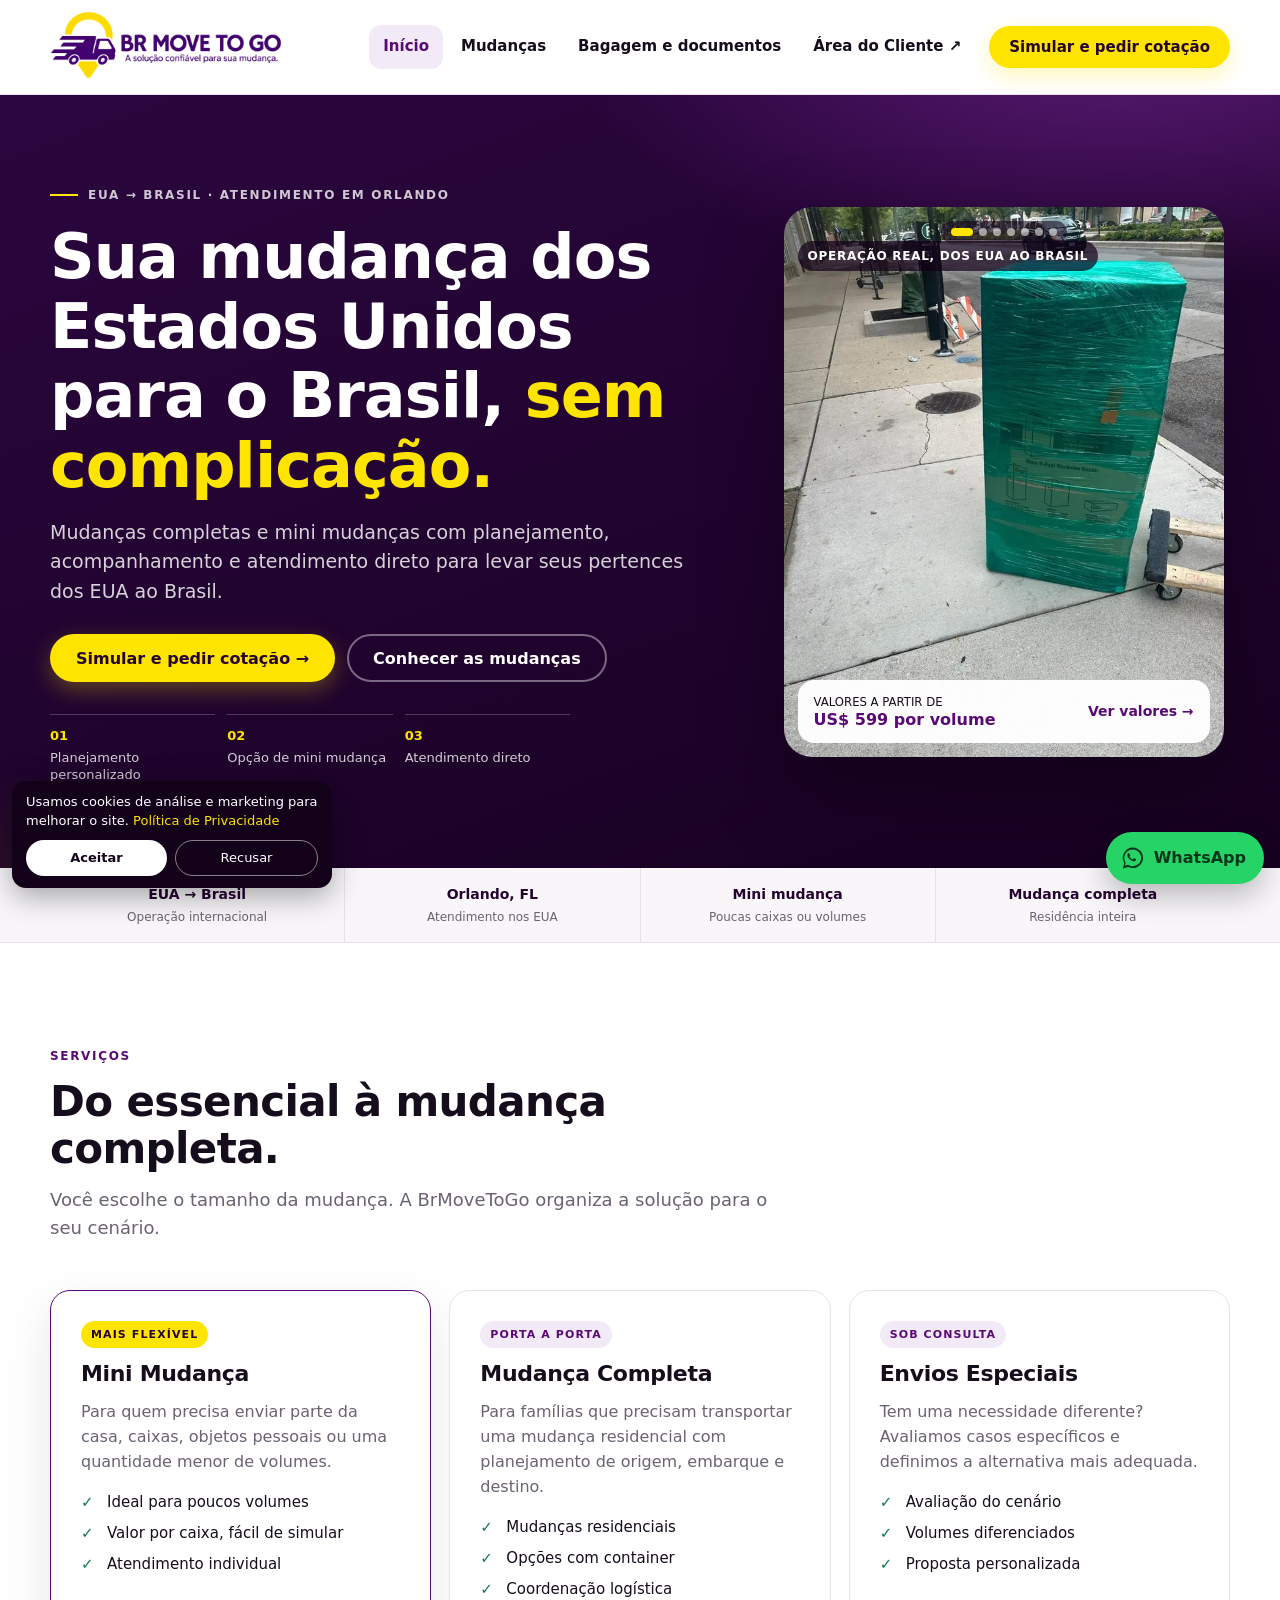
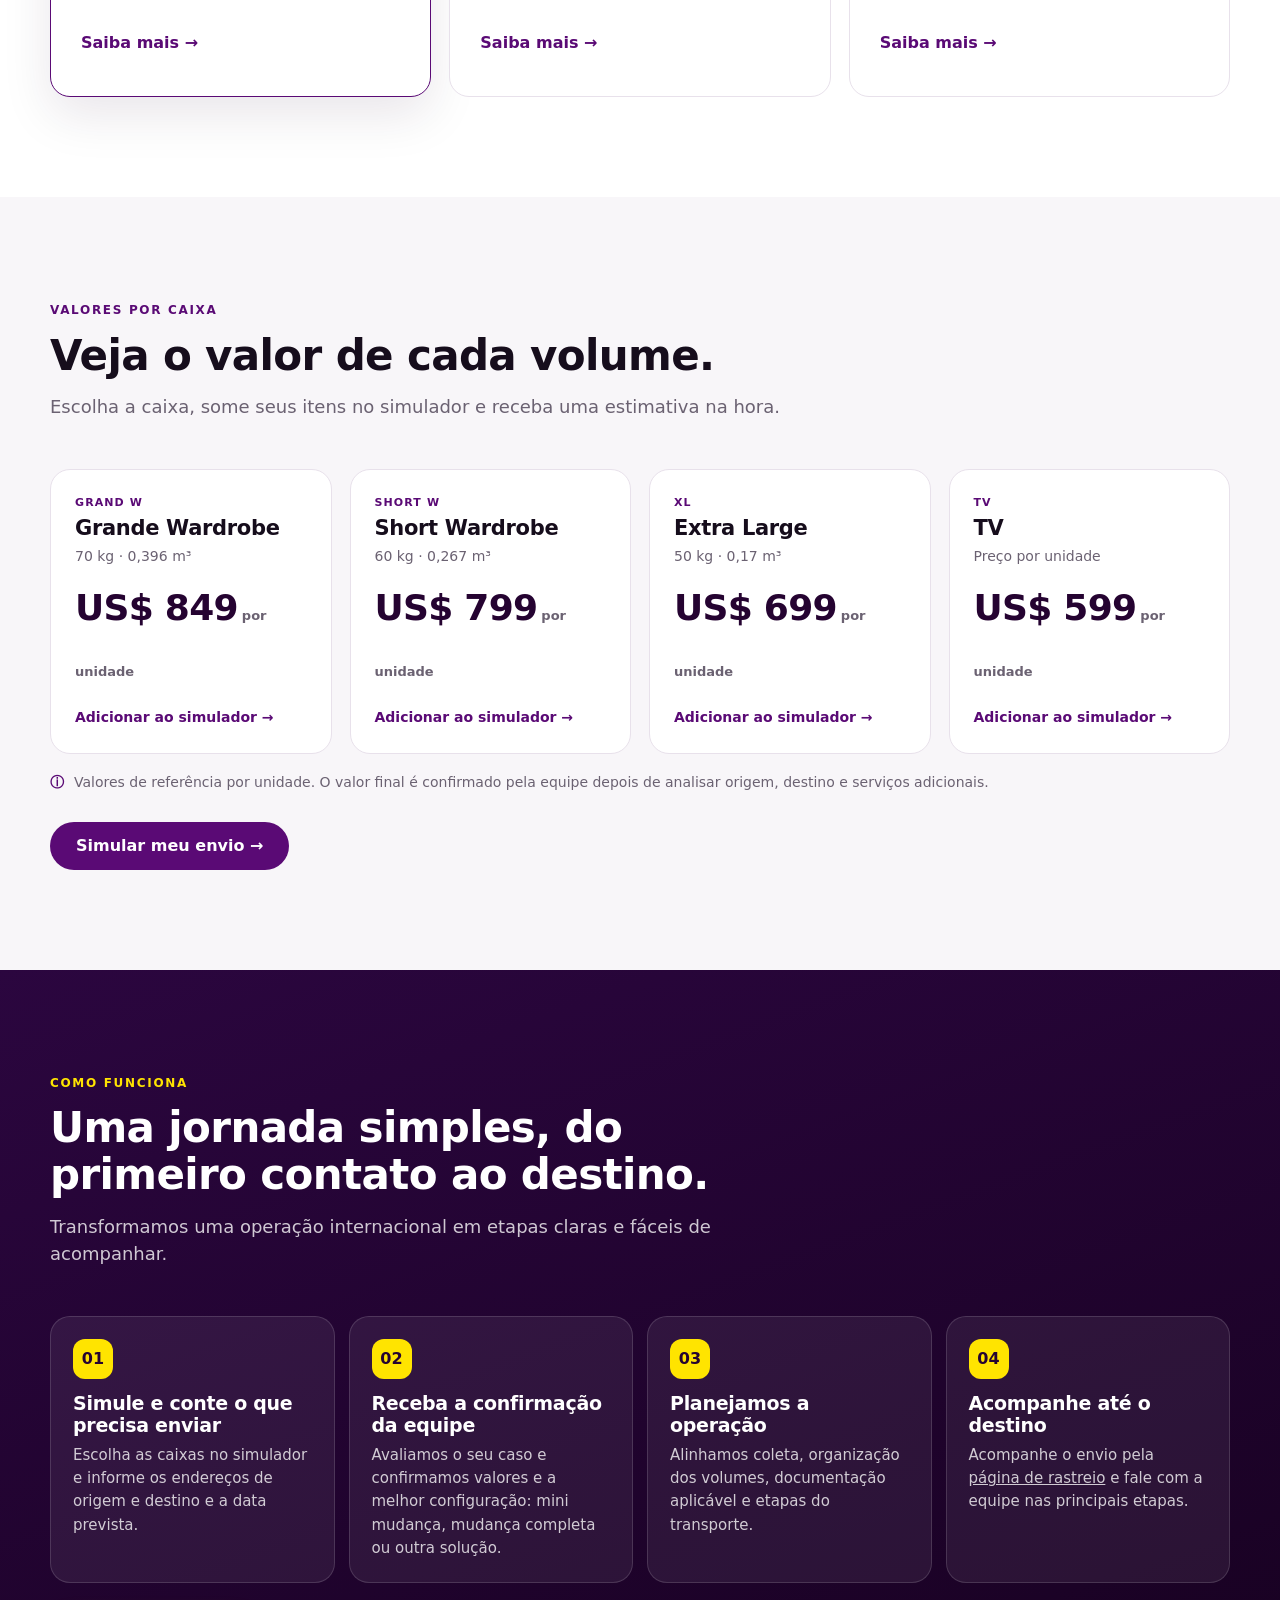
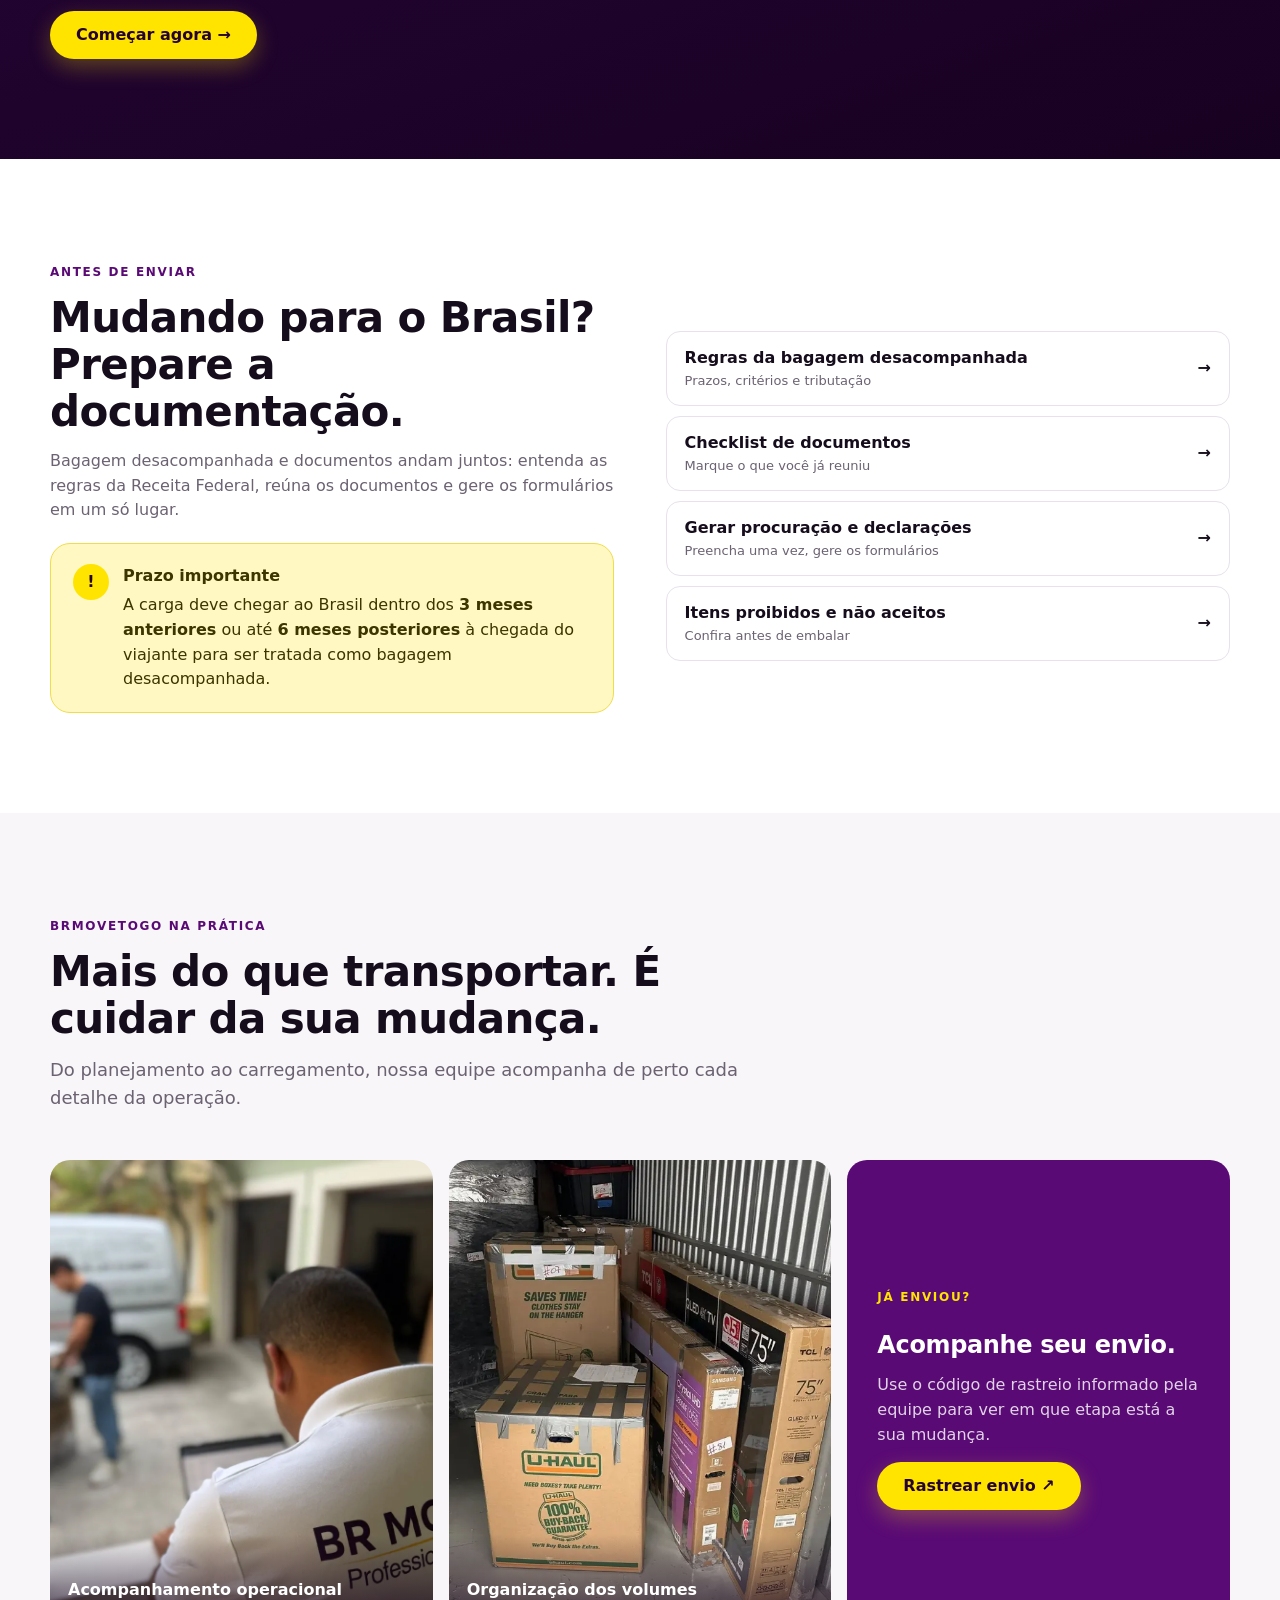
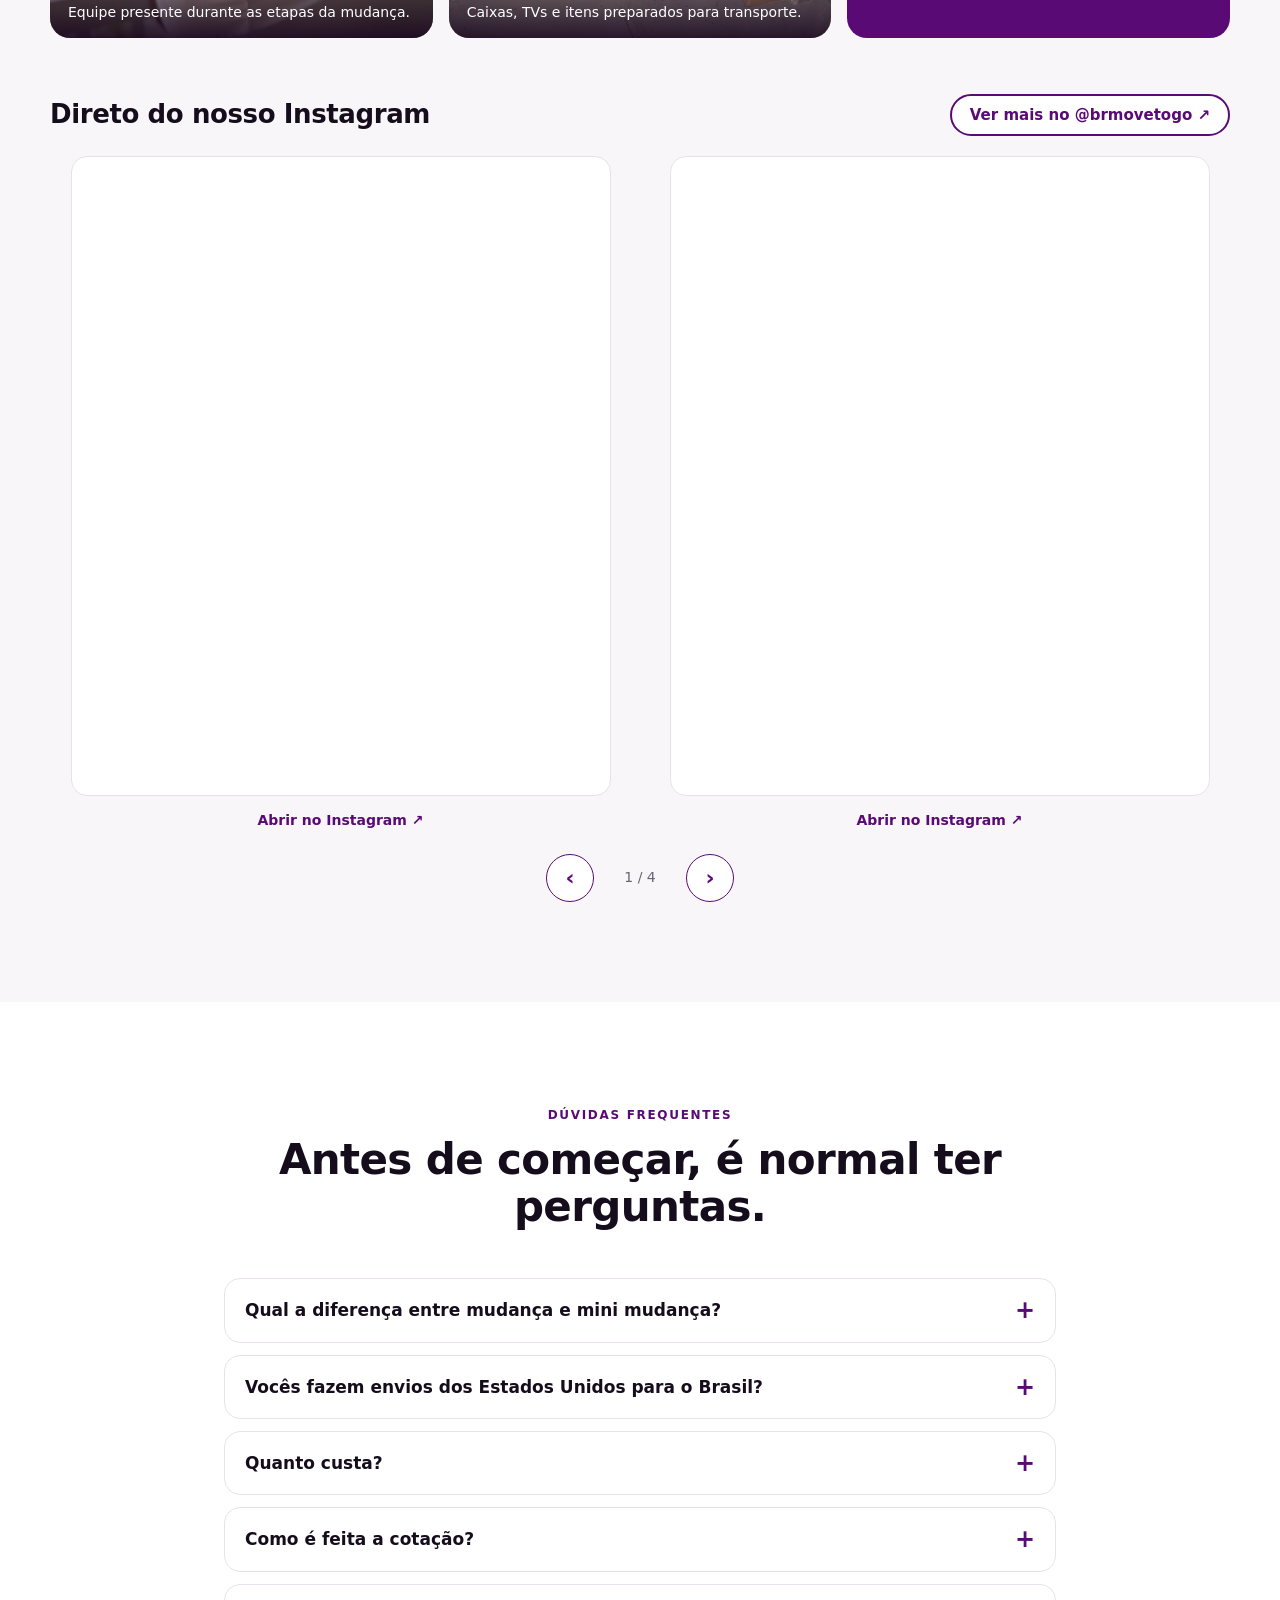
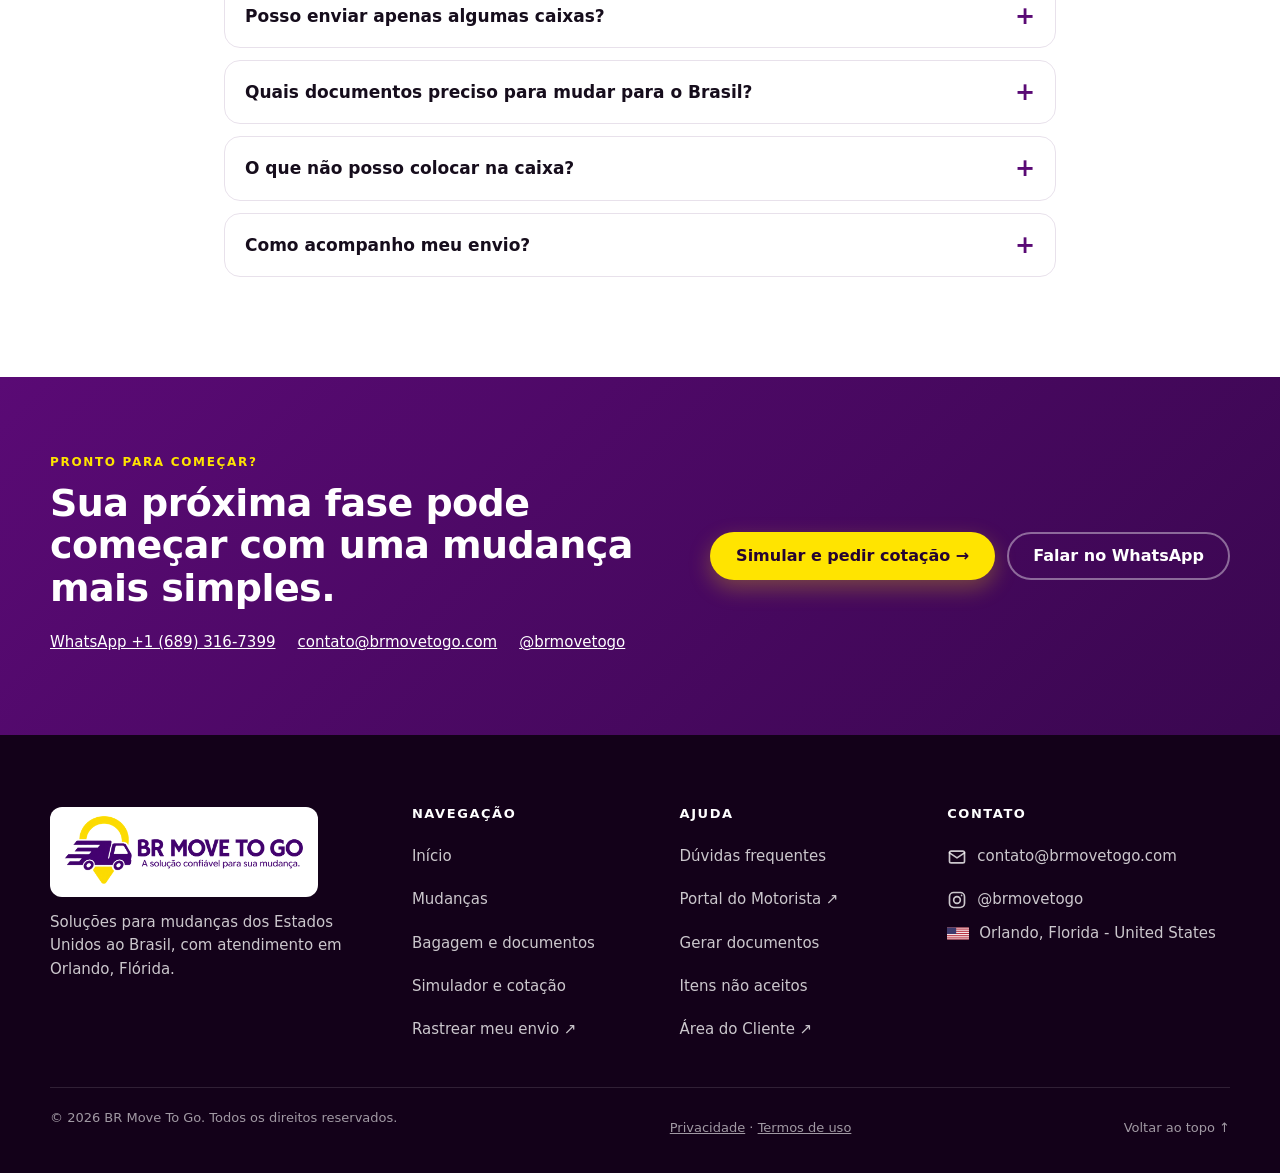
<file: index.html>
<!doctype html>
<html lang="pt-BR">
<head>
  <meta charset="utf-8">
  <meta name="viewport" content="width=device-width,initial-scale=1,viewport-fit=cover">
  <title>BrMoveToGo | Mudanças Internacionais EUA → Brasil</title>
  <meta name="description" content="Mudanças e mini mudanças dos Estados Unidos para o Brasil. Atendimento em Orlando, valores por caixa, simulador e cotação rápida pelo WhatsApp.">
  <meta name="theme-color" content="#2b063f">
  <meta name="robots" content="index,follow,max-image-preview:large">
  <link rel="canonical" href="https://www.brmovetogo.com/">
  <meta property="og:type" content="website">
  <meta property="og:title" content="BrMoveToGo | Mudanças Internacionais EUA → Brasil">
  <meta property="og:description" content="Mudanças e mini mudanças dos Estados Unidos para o Brasil. Atendimento em Orlando, valores por caixa, simulador e cotação rápida pelo WhatsApp.">
  <meta property="og:url" content="https://www.brmovetogo.com/">
  <meta property="og:image" content="https://www.brmovetogo.com/img/og-image.jpg">
  <meta property="og:image:width" content="1200">
  <meta property="og:image:height" content="630">
  <meta property="og:locale" content="pt_BR">
  <meta property="og:site_name" content="BrMoveToGo">
  <meta name="twitter:card" content="summary_large_image">
  <meta name="twitter:title" content="BrMoveToGo | Mudanças Internacionais EUA → Brasil">
  <meta name="twitter:description" content="Mudanças e mini mudanças dos Estados Unidos para o Brasil. Atendimento em Orlando, valores por caixa, simulador e cotação rápida pelo WhatsApp.">
  <meta name="twitter:image" content="https://www.brmovetogo.com/img/og-image.jpg">
  <link rel="icon" href="/favicon.ico" sizes="any">
  <link rel="icon" type="image/png" sizes="48x48" href="/img/favicon-48.png">
  <link rel="apple-touch-icon" href="/img/apple-touch-icon.png">
  <script>document.documentElement.className+=' js'</script>
  <link rel="stylesheet" href="/assets/site.css?v=ig3">
  
  <script type="application/ld+json">{"@context": "https://schema.org", "@graph": [{"@type": "MovingCompany", "@id": "https://www.brmovetogo.com/#empresa", "name": "BR Move To Go", "alternateName": "BrMoveToGo", "url": "https://www.brmovetogo.com/", "logo": "https://www.brmovetogo.com/img/logo.png", "image": "https://www.brmovetogo.com/img/og-image.jpg", "description": "Mudanças e mini mudanças dos Estados Unidos para o Brasil, com atendimento em Orlando, planejamento personalizado e cotação pelo WhatsApp.", "telephone": "+1-689-316-7399", "email": "contato@brmovetogo.com", "address": {"@type": "PostalAddress", "addressLocality": "Orlando", "addressRegion": "FL", "addressCountry": "US"}, "areaServed": [{"@type": "Country", "name": "United States"}, {"@type": "Country", "name": "Brazil"}], "sameAs": ["https://www.instagram.com/brmovetogo/"], "contactPoint": {"@type": "ContactPoint", "telephone": "+1-689-316-7399", "contactType": "customer service", "availableLanguage": ["Portuguese", "English"]}}, {"@type": "WebSite", "@id": "https://www.brmovetogo.com/#site", "url": "https://www.brmovetogo.com/", "name": "BrMoveToGo", "inLanguage": "pt-BR", "publisher": {"@id": "https://www.brmovetogo.com/#empresa"}}, {"@type": "FAQPage", "@id": "https://www.brmovetogo.com/#faq", "mainEntity": [{"@type": "Question", "name": "Qual a diferença entre mudança e mini mudança?", "acceptedAnswer": {"@type": "Answer", "text": "A mini mudança é indicada quando você tem uma quantidade menor de itens ou volumes. A mudança completa atende operações maiores, geralmente envolvendo uma residência com mais itens e necessidade de uma configuração logística mais ampla."}}, {"@type": "Question", "name": "Vocês fazem envios dos Estados Unidos para o Brasil?", "acceptedAnswer": {"@type": "Answer", "text": "Sim. A BrMoveToGo está baseada em Orlando, Flórida, e o foco do atendimento é organizar mudanças e mini mudanças dos Estados Unidos para o Brasil."}}, {"@type": "Question", "name": "Quanto custa?", "acceptedAnswer": {"@type": "Answer", "text": "O valor depende do que você envia. Por unidade: Grande Wardrobe US$ 849, Short Wardrobe US$ 799, Extra Large US$ 699 e TV US$ 599. Some seus itens no simulador; o valor final é confirmado pela equipe depois de analisar origem, destino e serviços adicionais."}}, {"@type": "Question", "name": "Como é feita a cotação?", "acceptedAnswer": {"@type": "Answer", "text": "Você escolhe as caixas e informa origem, destino e data prevista no simulador. Ao enviar, abrimos o WhatsApp com o resumo pronto, e a equipe confirma valores e configuração."}}, {"@type": "Question", "name": "Posso enviar apenas algumas caixas?", "acceptedAnswer": {"@type": "Answer", "text": "Sim. Esse é justamente um dos cenários em que a mini mudança pode fazer sentido. Escolha a quantidade de cada caixa no simulador e informe o destino para avaliarmos."}}, {"@type": "Question", "name": "Quais documentos preciso para mudar para o Brasil?", "acceptedAnswer": {"@type": "Answer", "text": "O processo normalmente envolve documentos de identificação, comprovante de chegada ao Brasil, conhecimento de carga, relação de bens por caixa ou volume e, conforme o caso, comprovantes de residência, documentos familiares, procuração e acesso gov.br. Veja o checklist completo em Bagagem e documentos."}}, {"@type": "Question", "name": "O que não posso colocar na caixa?", "acceptedAnswer": {"@type": "Answer", "text": "Armas de fogo, joias, dinheiro em espécie, celulares, tablets, laptops, medicamentos e suplementos, entre outros itens. Confira a lista completa de itens não aceitos."}}, {"@type": "Question", "name": "Como acompanho meu envio?", "acceptedAnswer": {"@type": "Answer", "text": "Com o código de rastreio informado pela equipe, na página de rastreio."}}]}]}</script>
</head>
<body>
<a class="skip" href="#conteudo">Pular para o conteúdo</a>
<header class="site-header" id="top">
  <div class="container nav-wrap">
    <a class="brand" href="/" aria-label="BrMoveToGo — página inicial"><img src="/img/logo-header.png?v=2" alt="BR Move To Go" width="650" height="202"></a>
    <button class="menu-btn" type="button" aria-expanded="false" aria-controls="menu" aria-label="Abrir menu"><span></span><span></span><span></span></button>
    <nav id="menu" class="nav" aria-label="Navegação principal"><a href="/" aria-current="page">Início</a><a href="/mudancas/">Mudanças</a><a href="/bagagem-e-documentos/">Bagagem e documentos</a><a href="https://envios.brmovetogo.com/portaldocliente/" target="_blank" rel="noopener" title="Acompanhar envio e enviar documentos">Área do Cliente ↗</a><a class="btn btn-primary btn-small" href="/simulador/">Simular e pedir cotação</a></nav>
  </div>
</header>
<main id="conteudo">

<section class="hero">
  <div class="container hero-inner">
    <div class="hero-copy">
      <div class="eyebrow">EUA → Brasil · Atendimento em Orlando</div>
      <h1>Sua mudança dos Estados Unidos para o Brasil, <em>sem complicação.</em></h1>
      <p class="hero-lead">Mudanças completas e mini mudanças com planejamento, acompanhamento e atendimento direto para levar seus pertences dos EUA ao Brasil.</p>
      <div class="hero-actions">
        <a class="btn btn-primary" href="/simulador/">Simular e pedir cotação →</a>
        <a class="btn btn-ghost" href="/mudancas/">Conhecer as mudanças</a>
      </div>
      <div class="hero-points">
        <div><b>01</b>Planejamento personalizado</div>
        <div><b>02</b>Opção de mini mudança</div>
        <div><b>03</b>Atendimento direto</div>
      </div>
    </div>
    <style>.hero-photo{aspect-ratio:4/5;max-width:440px}.hero-photo .hs{position:absolute;inset:0;width:100%;height:100%;object-fit:cover;opacity:0;transition:opacity .8s ease}.hero-photo .hs.on{opacity:1}.hero-dots{position:absolute;top:14px;left:50%;transform:translateX(-50%);display:flex;justify-content:center;gap:6px;z-index:2;background:rgba(19,1,25,.55);padding:7px 10px;border-radius:999px}.hero-dots button{width:8px;height:8px;border-radius:50%;border:0;padding:0;background:rgba(255,255,255,.55);cursor:pointer;transition:width .25s,background .25s}.hero-dots button{position:relative}.hero-dots button::after{content:"";position:absolute;inset:-14px -4px}.hero-dots button.on{background:#ffe400;width:22px;border-radius:6px}.hero-tag{position:absolute;top:34px;left:14px;z-index:2;background:rgba(19,1,25,.7);color:#fff;font-size:12px;font-weight:700;letter-spacing:.06em;padding:6px 10px;border-radius:999px}@media(prefers-reduced-motion:reduce){.hero-photo .hs{transition:none}}</style>
    <style>
      .hero-photo [hidden]{display:none}
      .hero-photo .black-move{visibility:hidden}
      .hero-photo .black-move.on{visibility:visible}
      .hero-photo .black-move img{object-fit:contain}
      .black-move-cta{position:absolute;top:44px;left:50%;transform:translateX(-50%);padding:9px 14px;border-radius:999px;background:var(--yellow);color:var(--ink);font-size:clamp(.75rem,2.5vw,.9rem);font-weight:800;white-space:nowrap}
    </style>
    <div class="hero-photo">
      <template id="black-move-slide">
        <a class="hs black-move" href="https://wa.me/16893167399?text=BLACK%20MOVE" target="_blank" rel="noopener">
          <img src="/img/black-move-2026.webp" width="1280" height="1600" alt="Black Move. Desconto de 5% a 10% conforme o serviço, para contratos fechados até 30/11/2026." decoding="async">
          <span class="black-move-cta">Pedir cotação Black Friday →</span>
        </a>
      </template>
      <img class="hs on" src="/img/coleta-1.webp" alt="Coleta embalada e pronta para envio, em calçada nos EUA" width="720" height="900" fetchpriority="high" decoding="async"><img class="hs" src="/img/coleta-2.webp" alt="Caixa Wardrobe amarrada dentro da van de coleta" width="720" height="900" loading="lazy" decoding="async"><img class="hs" src="/img/coleta-3.webp" alt="Caixas Wardrobe filmadas e identificadas sobre pallet" width="720" height="900" loading="lazy" decoding="async"><img class="hs" src="/img/coleta-4.webp" alt="Volumes numerados e embalados, prontos para sair" width="720" height="900" loading="lazy" decoding="async"><img class="hs" src="/img/coleta-5.webp" alt="Carga carregada no caminhão para entrega" width="720" height="900" loading="lazy" decoding="async"><img class="hs" src="/img/coleta-6.webp" alt="Pallet com caixas identificadas no galpão" width="720" height="900" loading="lazy" decoding="async"><img class="hs" src="/img/coleta-7.webp" alt="Caixas embaladas com filme e numeradas" width="720" height="900" loading="lazy" decoding="async"><span class="hero-tag">OPERAÇÃO REAL, DOS EUA AO BRASIL</span><div class="hero-dots" role="group" aria-label="Destaques da BrMoveToGo"></div>
      <a class="hero-photo-chip" href="/mudancas/#caixas"><div><small>VALORES A PARTIR DE</small><b>US$ 599 por volume</b></div><span>Ver valores →</span></a>
    </div>
  </div>
</section>
<section class="trust"><div class="container trust-grid">
  <div>EUA → Brasil<small>Operação internacional</small></div>
  <div>Orlando, FL<small>Atendimento nos EUA</small></div>
  <div>Mini mudança<small>Poucas caixas ou volumes</small></div>
  <div>Mudança completa<small>Residência inteira</small></div>
</div></section>

<section class="section" id="servicos">
  <div class="container">
    <div class="section-head reveal"><span class="kicker">SERVIÇOS</span><h2>Do essencial à mudança completa.</h2>
      <p>Você escolhe o tamanho da mudança. A BrMoveToGo organiza a solução para o seu cenário.</p></div>
    <div class="cards-3">
      <article class="card featured reveal"><span class="tag">MAIS FLEXÍVEL</span><h3>Mini Mudança</h3>
        <p>Para quem precisa enviar parte da casa, caixas, objetos pessoais ou uma quantidade menor de volumes.</p>
        <ul><li>Ideal para poucos volumes</li><li>Valor por caixa, fácil de simular</li><li>Atendimento individual</li></ul>
        <a class="text-link" href="/mudancas/#mini">Saiba mais →</a></article>
      <article class="card reveal"><span class="tag">PORTA A PORTA</span><h3>Mudança Completa</h3>
        <p>Para famílias que precisam transportar uma mudança residencial com planejamento de origem, embarque e destino.</p>
        <ul><li>Mudanças residenciais</li><li>Opções com container</li><li>Coordenação logística</li></ul>
        <a class="text-link" href="/mudancas/#completa">Saiba mais →</a></article>
      <article class="card reveal"><span class="tag">SOB CONSULTA</span><h3>Envios Especiais</h3>
        <p>Tem uma necessidade diferente? Avaliamos casos específicos e definimos a alternativa mais adequada.</p>
        <ul><li>Avaliação do cenário</li><li>Volumes diferenciados</li><li>Proposta personalizada</li></ul>
        <a class="text-link" href="/mudancas/#especiais">Saiba mais →</a></article>
    </div>
  </div>
</section>

<section class="section section-alt" id="valores">
  <div class="container">
    <div class="section-head reveal"><span class="kicker">VALORES POR CAIXA</span><h2>Veja o valor de cada volume.</h2>
      <p>Escolha a caixa, some seus itens no simulador e receba uma estimativa na hora.</p></div>
    <div class="price-grid"><a class="price-tile reveal" href="/simulador/?add=grand">
  <span class="tag">Grand W</span><h3>Grande Wardrobe</h3><span class="specs">70 kg · 0,396 m³</span>
  <span class="price">US$ 849<small>por unidade</small></span>
  <span class="go">Adicionar ao simulador →</span></a><a class="price-tile reveal" href="/simulador/?add=short">
  <span class="tag">Short W</span><h3>Short Wardrobe</h3><span class="specs">60 kg · 0,267 m³</span>
  <span class="price">US$ 799<small>por unidade</small></span>
  <span class="go">Adicionar ao simulador →</span></a><a class="price-tile reveal" href="/simulador/?add=xl">
  <span class="tag">XL</span><h3>Extra Large</h3><span class="specs">50 kg · 0,17 m³</span>
  <span class="price">US$ 699<small>por unidade</small></span>
  <span class="go">Adicionar ao simulador →</span></a><a class="price-tile reveal" href="/simulador/?add=tv">
  <span class="tag">TV</span><h3>TV</h3><span class="specs">Preço por unidade</span>
  <span class="price">US$ 599<small>por unidade</small></span>
  <span class="go">Adicionar ao simulador →</span></a></div>
    <p class="price-note"><b>ⓘ</b><span>Valores de referência por unidade. O valor final é confirmado pela equipe depois de analisar origem, destino e serviços adicionais.</span></p>
    <div class="cta-row"><a class="btn btn-purple" href="/simulador/">Simular meu envio →</a></div>
  </div>
</section>

<section class="section section-dark" id="como-funciona">
  <div class="container">
    <div class="section-head reveal"><span class="kicker">COMO FUNCIONA</span><h2>Uma jornada simples, do primeiro contato ao destino.</h2>
      <p>Transformamos uma operação internacional em etapas claras e fáceis de acompanhar.</p></div>
    <div class="steps four"><div class="step reveal"><b>01</b><h3>Simule e conte o que precisa enviar</h3><p>Escolha as caixas no simulador e informe os endereços de origem e destino e a data prevista.</p></div><div class="step reveal"><b>02</b><h3>Receba a confirmação da equipe</h3><p>Avaliamos o seu caso e confirmamos valores e a melhor configuração: mini mudança, mudança completa ou outra solução.</p></div><div class="step reveal"><b>03</b><h3>Planejamos a operação</h3><p>Alinhamos coleta, organização dos volumes, documentação aplicável e etapas do transporte.</p></div><div class="step reveal"><b>04</b><h3>Acompanhe até o destino</h3><p>Acompanhe o envio pela <a href="https://envios.brmovetogo.com/rastreio" target="_blank" rel="noopener" style="text-decoration:underline">página de rastreio</a> e fale com a equipe nas principais etapas.</p></div></div>
    <div class="cta-row"><a class="btn btn-primary" href="/simulador/">Começar agora →</a></div>
  </div>
</section>

<section class="section" id="antes-de-enviar">
  <div class="container split">
    <div class="reveal">
      <span class="kicker">ANTES DE ENVIAR</span>
      <h2 class="h2">Mudando para o Brasil? Prepare a documentação.</h2>
      <p style="color:var(--muted);margin-bottom:20px">Bagagem desacompanhada e documentos andam juntos: entenda as regras da Receita Federal, reúna os documentos e gere os formulários em um só lugar.</p>
      <div class="callout"><div class="ico">!</div><div><strong>Prazo importante</strong>
        A carga deve chegar ao Brasil dentro dos <b>3 meses anteriores</b> ou até <b>6 meses posteriores</b> à chegada do viajante para ser tratada como bagagem desacompanhada.</div></div>
    </div>
    <div class="link-list reveal">
      <a href="/bagagem-e-documentos/#regras"><span>Regras da bagagem desacompanhada<small>Prazos, critérios e tributação</small></span><span>→</span></a>
      <a href="/bagagem-e-documentos/#documentos"><span>Checklist de documentos<small>Marque o que você já reuniu</small></span><span>→</span></a>
      <a href="/bagagem-e-documentos/#gerar"><span>Gerar procuração e declarações<small>Preencha uma vez, gere os formulários</small></span><span>→</span></a>
      <a href="/bagagem-e-documentos/#itens"><span>Itens proibidos e não aceitos<small>Confira antes de embalar</small></span><span>→</span></a>
    </div>
  </div>
</section>

<section class="section section-alt" id="pratica">
  <div class="container">
    <div class="section-head reveal"><span class="kicker">BRMOVETOGO NA PRÁTICA</span><h2>Mais do que transportar. É cuidar da sua mudança.</h2>
      <p>Do planejamento ao carregamento, nossa equipe acompanha de perto cada detalhe da operação.</p></div>
    <div class="gallery">
      <figure class="shot reveal"><img src="/img/operation-main.webp" alt="Profissional BrMoveToGo acompanhando uma operação de mudança" width="1000" height="1000" loading="lazy" decoding="async"><figcaption><b>Acompanhamento operacional</b>Equipe presente durante as etapas da mudança.</figcaption></figure>
      <figure class="shot reveal"><img src="/img/operation-2.webp" alt="Volumes organizados e identificados para envio internacional" width="620" height="1102" loading="lazy" decoding="async"><figcaption><b>Organização dos volumes</b>Caixas, TVs e itens preparados para transporte.</figcaption></figure>
      <div class="track-card reveal"><span class="kicker kicker-light">JÁ ENVIOU?</span><h3>Acompanhe seu envio.</h3>
        <p>Use o código de rastreio informado pela equipe para ver em que etapa está a sua mudança.</p>
        <a class="btn btn-primary" href="https://envios.brmovetogo.com/portaldocliente/" target="_blank" rel="noopener">Rastrear envio ↗</a></div>
    </div>
    <div class="ig-block reveal">
      <style>.ig-block{margin-top:clamp(36px,5vw,56px)}.ig-head{display:flex;flex-wrap:wrap;gap:12px 20px;align-items:center;justify-content:space-between;margin-bottom:20px}.ig-head h3{font-size:clamp(20px,2.6vw,26px);font-weight:800}.ig-grid{display:grid;gap:18px;grid-template-columns:1fr;justify-items:center}.ig-item{width:100%;max-width:540px;display:flex;flex-direction:column;align-items:center;gap:6px}.ig-link{font-weight:700;font-size:14px;color:var(--purple);padding:8px 12px}.ig-link:hover{text-decoration:underline}.ig-item:last-child:nth-child(odd){grid-column:1/-1}.ig-frame{width:100%;max-width:540px;height:640px;border:1px solid var(--line);border-radius:16px;background:#fff}@media(min-width:760px){.ig-grid{grid-template-columns:repeat(2,minmax(0,1fr))}}</style>
      <div class="ig-head"><h3>Direto do nosso Instagram</h3><a class="btn btn-outline btn-small" href="https://www.instagram.com/brmovetogo/" target="_blank" rel="noopener">Ver mais no @brmovetogo ↗</a></div>
      <div class="ig-grid"><div class="ig-item"><iframe class="ig-frame" src="https://www.instagram.com/p/DdZ-wfAlIBl/embed/" title="Post do Instagram da BrMoveToGo" loading="lazy" scrolling="no" allowtransparency="true" allow="encrypted-media"></iframe><a class="ig-link" href="https://www.instagram.com/p/DdZ-wfAlIBl/" target="_blank" rel="noopener">Abrir no Instagram ↗</a></div><div class="ig-item"><iframe class="ig-frame" src="https://www.instagram.com/p/DYN02p1kplG/embed/" title="Post do Instagram da BrMoveToGo" loading="lazy" scrolling="no" allowtransparency="true" allow="encrypted-media"></iframe><a class="ig-link" href="https://www.instagram.com/p/DYN02p1kplG/" target="_blank" rel="noopener">Abrir no Instagram ↗</a></div><div class="ig-item"><iframe class="ig-frame" src="https://www.instagram.com/p/DXx6J10tIF-/embed/" title="Post do Instagram da BrMoveToGo" loading="lazy" scrolling="no" allowtransparency="true" allow="encrypted-media"></iframe><a class="ig-link" href="https://www.instagram.com/p/DXx6J10tIF-/" target="_blank" rel="noopener">Abrir no Instagram ↗</a></div><div class="ig-item"><iframe class="ig-frame" src="https://www.instagram.com/p/DcOmSTEjqKm/embed/" title="Post do Instagram da BrMoveToGo" loading="lazy" scrolling="no" allowtransparency="true" allow="encrypted-media"></iframe><a class="ig-link" href="https://www.instagram.com/p/DcOmSTEjqKm/" target="_blank" rel="noopener">Abrir no Instagram ↗</a></div><div class="ig-item"><iframe class="ig-frame" src="https://www.instagram.com/p/DfFCWuuPIxl/embed/" title="Post do Instagram da BrMoveToGo" loading="lazy" scrolling="no" allowtransparency="true" allow="encrypted-media"></iframe><a class="ig-link" href="https://www.instagram.com/p/DfFCWuuPIxl/" target="_blank" rel="noopener">Abrir no Instagram ↗</a></div><div class="ig-item"><iframe class="ig-frame" src="https://www.instagram.com/p/DfI7UslCY78/embed/" title="Post do Instagram da BrMoveToGo" loading="lazy" scrolling="no" allowtransparency="true" allow="encrypted-media"></iframe><a class="ig-link" href="https://www.instagram.com/p/DfI7UslCY78/" target="_blank" rel="noopener">Abrir no Instagram ↗</a></div><div class="ig-item"><iframe class="ig-frame" src="https://www.instagram.com/p/DezH9a0kUf5/embed/" title="Post do Instagram da BrMoveToGo" loading="lazy" scrolling="no" allowtransparency="true" allow="encrypted-media"></iframe><a class="ig-link" href="https://www.instagram.com/p/DezH9a0kUf5/" target="_blank" rel="noopener">Abrir no Instagram ↗</a></div></div>
    </div>
  </div>
</section>

<section class="section" id="faq">
  <div class="container">
    <div class="section-head center reveal"><span class="kicker">DÚVIDAS FREQUENTES</span><h2>Antes de começar, é normal ter perguntas.</h2></div>
    <div class="faq-list"><details class="reveal"><summary>Qual a diferença entre mudança e mini mudança?</summary><p>A mini mudança é indicada quando você tem uma quantidade menor de itens ou volumes. A mudança completa atende operações maiores, geralmente envolvendo uma residência com mais itens e necessidade de uma configuração logística mais ampla.</p></details><details class="reveal"><summary>Vocês fazem envios dos Estados Unidos para o Brasil?</summary><p>Sim. A BrMoveToGo está baseada em Orlando, Flórida, e o foco do atendimento é organizar mudanças e mini mudanças dos Estados Unidos para o Brasil.</p></details><details class="reveal"><summary>Quanto custa?</summary><p>O valor depende do que você envia. Por unidade: Grande Wardrobe US$ 849, Short Wardrobe US$ 799, Extra Large US$ 699 e TV US$ 599. Some seus itens no <a href="/simulador/">simulador</a>; o valor final é confirmado pela equipe depois de analisar origem, destino e serviços adicionais.</p></details><details class="reveal"><summary>Como é feita a cotação?</summary><p>Você escolhe as caixas e informa origem, destino e data prevista no <a href="/simulador/">simulador</a>. Ao enviar, abrimos o WhatsApp com o resumo pronto, e a equipe confirma valores e configuração.</p></details><details class="reveal"><summary>Posso enviar apenas algumas caixas?</summary><p>Sim. Esse é justamente um dos cenários em que a mini mudança pode fazer sentido. Escolha a quantidade de cada caixa no simulador e informe o destino para avaliarmos.</p></details><details class="reveal"><summary>Quais documentos preciso para mudar para o Brasil?</summary><p>O processo normalmente envolve documentos de identificação, comprovante de chegada ao Brasil, conhecimento de carga e relação de bens por caixa ou volume. Conforme o caso, também podem ser necessários comprovantes de residência, documentos familiares, procuração e acesso gov.br. Veja o checklist completo em <a href="/bagagem-e-documentos/#documentos">Bagagem e documentos</a>.</p></details><details class="reveal"><summary>O que não posso colocar na caixa?</summary><p>Armas de fogo, joias, dinheiro em espécie, celulares, tablets, laptops, medicamentos e suplementos, entre outros itens. Confira a <a href="/bagagem-e-documentos/#itens">lista completa de itens não aceitos</a>.</p></details><details class="reveal"><summary>Como acompanho meu envio?</summary><p>Com o código de rastreio informado pela equipe, na <a href="https://envios.brmovetogo.com/rastreio" target="_blank" rel="noopener">página de rastreio</a>.</p></details></div>
  </div>
</section>
<section class="final-cta" id="contato"><div class="container">
  <div><span>PRONTO PARA COMEÇAR?</span><h2>Sua próxima fase pode começar com uma mudança mais simples.</h2>
    <p class="contact-line"><a href="https://wa.me/16893167399?text=Ol%C3%A1%21%20Vim%20pelo%20site%20da%20BrMoveToGo%20e%20gostaria%20de%20solicitar%20uma%20cota%C3%A7%C3%A3o." target="_blank" rel="noopener">WhatsApp +1 (689) 316-7399</a><a href="mailto:contato@brmovetogo.com">contato@brmovetogo.com</a><a href="https://www.instagram.com/brmovetogo/" target="_blank" rel="noopener">@brmovetogo</a></p></div>
  <div class="cta-row" style="margin:0"><a class="btn btn-primary" href="/simulador/">Simular e pedir cotação →</a><a class="btn btn-ghost" href="https://wa.me/16893167399?text=Ol%C3%A1%21%20Vim%20pelo%20site%20da%20BrMoveToGo%20e%20gostaria%20de%20solicitar%20uma%20cota%C3%A7%C3%A3o." target="_blank" rel="noopener">Falar no WhatsApp</a></div>
</div></section>

</main>
<footer class="site-footer">
  <div class="container">
    <div class="footer-grid">
      <div class="footer-brand">
        <img src="/img/logo.png?v=2" alt="BR Move To Go" width="862" height="267" loading="lazy" decoding="async">
        <p>Soluções para mudanças dos Estados Unidos ao Brasil, com atendimento em Orlando, Flórida.</p>
      </div>
      <div>
        <h4>Navegação</h4>
        <ul>
          <li><a href="/">Início</a></li>
          <li><a href="/mudancas/">Mudanças</a></li>
          <li><a href="/bagagem-e-documentos/">Bagagem e documentos</a></li>
          <li><a href="/simulador/">Simulador e cotação</a></li>
          <li><a href="https://envios.brmovetogo.com/rastreio" target="_blank" rel="noopener">Rastrear meu envio ↗</a></li>
        </ul>
      </div>
      <div>
        <h4>Ajuda</h4>
        <ul>
          <li><a href="/#faq">Dúvidas frequentes</a></li>
          <li><a href="https://envios.brmovetogo.com/portaldomotorista/" target="_blank" rel="noopener">Portal do Motorista ↗</a></li>
          <li><a href="/bagagem-e-documentos/#gerar">Gerar documentos</a></li>
          <li><a href="/bagagem-e-documentos/#itens">Itens não aceitos</a></li>
          <li><a href="https://envios.brmovetogo.com/portaldocliente/" target="_blank" rel="noopener">Área do Cliente ↗</a></li>
        </ul>
      </div>
      <div>
        <h4>Contato</h4>
        <ul>
          <li style="display:flex;align-items:center;gap:10px"><svg width="20" height="20" viewBox="0 0 24 24" fill="none" stroke="currentColor" stroke-width="2" stroke-linecap="round" stroke-linejoin="round" aria-hidden="true" style="flex:0 0 20px"><rect x="3" y="5" width="18" height="14" rx="2"/><path d="m3 7 9 6 9-6"/></svg><a href="mailto:contato@brmovetogo.com">contato@brmovetogo.com</a></li>
          <li style="display:flex;align-items:center;gap:10px"><svg width="20" height="20" viewBox="0 0 24 24" fill="none" stroke="currentColor" stroke-width="2" stroke-linecap="round" stroke-linejoin="round" aria-hidden="true" style="flex:0 0 20px"><rect x="3" y="3" width="18" height="18" rx="5"/><circle cx="12" cy="12" r="4"/><circle cx="17.5" cy="6.5" r="1" fill="currentColor" stroke="none"/></svg><a href="https://www.instagram.com/brmovetogo/" target="_blank" rel="noopener">@brmovetogo</a></li>
          <li style="display:flex;align-items:center;gap:10px"><svg width="22" height="15" viewBox="0 0 24 13" aria-label="Estados Unidos" role="img" style="flex:0 0 22px;border-radius:2px"><rect width="24" height="13" fill="#fff"/><rect y="0" width="24" height="1" fill="#b22234"/><rect y="2" width="24" height="1" fill="#b22234"/><rect y="4" width="24" height="1" fill="#b22234"/><rect y="6" width="24" height="1" fill="#b22234"/><rect y="8" width="24" height="1" fill="#b22234"/><rect y="10" width="24" height="1" fill="#b22234"/><rect y="12" width="24" height="1" fill="#b22234"/><rect width="10" height="7" fill="#3c3b6e"/></svg><span>Orlando, Florida - United States</span></li>
        </ul>
      </div>
    </div>
    <div class="footer-bottom">
      <span>© <span id="year">2026</span> BR Move To Go. Todos os direitos reservados.</span>
      <span><button type="button" data-legal="privacy">Privacidade</button> · <button type="button" data-legal="terms">Termos de uso</button></span>
      <a href="#top">Voltar ao topo ↑</a>
    </div>
  </div>
</footer>
<a class="wa-float" href="https://wa.me/16893167399?text=Ol%C3%A1%21%20Vim%20pelo%20site%20da%20BrMoveToGo%20e%20gostaria%20de%20solicitar%20uma%20cota%C3%A7%C3%A3o." target="_blank" rel="noopener" aria-label="Falar com a BrMoveToGo pelo WhatsApp"><svg viewBox="0 0 32 32" aria-hidden="true"><path d="M19.11 17.21c-.26-.13-1.55-.76-1.79-.85-.24-.09-.42-.13-.59.13-.17.26-.68.85-.83 1.02-.15.17-.31.2-.57.07-.26-.13-1.1-.41-2.1-1.29-.78-.69-1.3-1.54-1.45-1.8-.15-.26-.02-.4.11-.53.12-.12.26-.31.39-.46.13-.15.17-.26.26-.44.09-.17.04-.33-.02-.46-.07-.13-.59-1.42-.81-1.94-.21-.51-.43-.44-.59-.45h-.5c-.17 0-.46.07-.7.33-.24.26-.92.9-.92 2.2s.94 2.55 1.07 2.73c.13.17 1.85 2.83 4.49 3.97.63.27 1.12.43 1.5.55.63.2 1.2.17 1.65.1.5-.07 1.55-.63 1.77-1.24.22-.61.22-1.13.15-1.24-.06-.11-.24-.17-.5-.3z"/><path d="M16.03 3.2A12.62 12.62 0 0 0 5.2 22.31L3.5 28.8l6.64-1.74A12.6 12.6 0 1 0 16.03 3.2zm0 22.94c-2.02 0-4-.55-5.72-1.59l-.41-.24-3.94 1.03 1.05-3.84-.27-.42a10.35 10.35 0 1 1 9.29 5.06z"/></svg><b>WhatsApp</b></a>
<div class="legal-modal" id="privacyModal" aria-hidden="true" role="dialog" aria-modal="true" aria-label="Política de Privacidade">
  <div class="legal-dialog">
    <button class="legal-close" type="button" aria-label="Fechar">×</button>
    <style>.legal-dialog p b{color:var(--ink)}.legal-dialog a{color:var(--purple)}</style>
    <span class="kicker">PRIVACIDADE</span>
    <h2>Política de Privacidade</h2>
    <p><b>Quem somos.</b> O site brmovetogo.com é operado pela BR Move To Go LLC (EIN 37-2155018), com sede em Orlando, Florida (EUA), responsável pelo tratamento dos dados descritos aqui. Contato para assuntos de privacidade: <a href="mailto:contato@brmovetogo.com">contato@brmovetogo.com</a>.</p>
    <p><b>Dados que coletamos.</b> (1) Dados que você informa no simulador: itens e quantidades, CEP/ZIP, cidade, estado, endereço de destino e, se quiser, uma descrição. Eles são usados para montar a sua cotação. (2) Dados de navegação, coletados apenas se você aceitar os cookies: páginas visitadas, tipo de dispositivo, origem do acesso e cliques no botão de WhatsApp.</p>
    <p><b>Para que usamos.</b> Responder à sua solicitação de cotação e contratar o serviço, se for o caso; entender como o site é usado e melhorá-lo; e medir e otimizar a divulgação do nosso serviço.</p>
    <p><b>Como o contato acontece.</b> O simulador não envia seus dados a um servidor nosso: ele monta uma mensagem e abre o WhatsApp, serviço da Meta Platforms, sujeito à política de privacidade dela. A conversa a partir daí é registrada no seu WhatsApp e no nosso.</p>
    <p><b>Cookies e ferramentas de terceiros.</b> Com a sua autorização, usamos o Google Analytics (estatísticas de uso) e o Meta Pixel (medição de campanhas). Se você recusar, essas ferramentas não são carregadas. Os posts do Instagram exibidos no site podem gravar cookies próprios da Meta. Ao preencher CEP ou ZIP, o número é consultado em serviços públicos (ViaCEP, BrasilAPI e zippopotam.us) para completar o endereço.</p>
    <p><b>Compartilhamento.</b> Não vendemos seus dados. Eles podem ser tratados por prestadores que usamos para operar o serviço (como Google, Meta e Amazon Web Services, que hospeda o site), inclusive fora do Brasil, e por parceiros logísticos envolvidos na sua mudança, quando você contratar.</p>
    <p><b>Por quanto tempo.</b> Mantemos os dados de cotação pelo tempo necessário para atender você e cumprir obrigações legais e contratuais; dados de análise seguem os prazos configurados nas ferramentas de terceiros.</p>
    <p><b>Seus direitos.</b> Conforme a LGPD, você pode pedir confirmação do tratamento, acesso, correção, anonimização ou exclusão de dados, portabilidade, informações sobre compartilhamento e a revogação do consentimento. Escreva para <a href="mailto:contato@brmovetogo.com">contato@brmovetogo.com</a>. Você também pode alterar a escolha de cookies apagando os dados do site no seu navegador.</p>
    <p><b>Cuidados.</b> Não envie documentos pessoais, dados bancários ou informações sensíveis no campo de descrição. Informações necessárias à contratação são tratadas diretamente com a nossa equipe.</p>
    <p><b>Atualizações.</b> Podemos atualizar esta política. Última atualização: outubro de 2026.</p>
  </div>
</div>
<div class="legal-modal" id="termsModal" aria-hidden="true" role="dialog" aria-modal="true" aria-label="Termos de Uso">
  <div class="legal-dialog">
    <button class="legal-close" type="button" aria-label="Fechar">×</button>
    <style>.legal-dialog p b{color:var(--ink)}.legal-dialog a{color:var(--purple)}</style>
    <span class="kicker">TERMOS</span>
    <h2>Termos de Uso</h2>
    <p><b>Quem somos.</b> Este site é operado pela BR Move To Go LLC (EIN 37-2155018), com sede em Orlando, Florida (EUA). Ao usar o site, você concorda com estes termos.</p>
    <p><b>Caráter informativo.</b> As informações, os valores e as estimativas apresentados neste site têm finalidade informativa. O simulador de volume não constitui proposta comercial, preço final, prazo garantido ou confirmação de disponibilidade.</p>
    <p><b>Valores.</b> Os valores por volume são exibidos em dólares americanos (US$) e podem mudar sem aviso prévio. O valor final depende da análise do seu caso, do conteúdo, do peso e das dimensões reais e do destino, e só vale quando constar na proposta enviada por nossa equipe.</p>
    <p><b>Desconto progressivo.</b> Em envios com maior quantidade de caixas, a equipe poderá aplicar um desconto progressivo. O desconto é definido pela equipe, depende da análise do caso e não é garantido nem calculado pelo simulador; o valor final consta na proposta enviada.</p>
    <p><b>Contratação.</b> A contratação dos serviços ocorre somente após análise do cenário, apresentação da proposta aplicável e aceite entre as partes. Clicar no WhatsApp ou enviar uma cotação pelo simulador não gera contrato nem reserva de coleta.</p>
    <p><b>Suas informações.</b> Você é responsável por informar dados corretos e completos. Informações incorretas podem alterar o valor, o prazo ou a possibilidade de transporte.</p>
    <p><b>Itens permitidos.</b> Alguns itens não podem ser enviados ou exigem condições especiais, conforme as regras das companhias de transporte e as leis dos EUA e do Brasil. Consulte nossa equipe antes de embalar qualquer item incerto.</p>
    <p><b>Links e serviços de terceiros.</b> O site pode conter links e conteúdos de terceiros, como WhatsApp e Instagram. Não controlamos esses serviços e não somos responsáveis por seu conteúdo ou por suas políticas.</p>
    <p><b>Propriedade intelectual.</b> Textos, imagens, logotipo e demais conteúdos do site pertencem à BR Move To Go LLC ou são usados com autorização. Não é permitido copiá-los ou reutilizá-los sem permissão.</p>
    <p><b>Limitação.</b> Nos limites da lei, não nos responsabilizamos por decisões tomadas apenas com base nas estimativas do site, nem por indisponibilidades temporárias do site ou de serviços de terceiros.</p>
    <p><b>Alterações e contato.</b> Podemos atualizar estes termos a qualquer momento. Dúvidas: <a href="mailto:contato@brmovetogo.com">contato@brmovetogo.com</a>. Última atualização: outubro de 2026.</p>
  </div>
</div>

<script src="/assets/site.js?v=ig5" defer></script>
<script>
(function(){
  const photo = document.querySelector('.hero-photo');
  if (!photo) return;
  const campaign = photo.querySelector('#black-move-slide');
  // Midnight in Orlando after November 30 (EST).
  const campaignEnd = Date.parse('2026-12-01T00:00:00-05:00');
  if (Date.now() < campaignEnd) photo.prepend(campaign.content.cloneNode(true));

  const slides = Array.from(photo.querySelectorAll('.hs'));
  const dots = photo.querySelector('.hero-dots');
  const photoLabels = photo.querySelectorAll('.hero-tag, .hero-photo-chip');
  const reducedMotion = matchMedia('(prefers-reduced-motion: reduce)');
  let current = 0;
  let timer;
  let touchX = 0;

  slides.forEach((slide, index) => {
    const button = document.createElement('button');
    button.type = 'button';
    button.setAttribute('aria-label', slide.matches('.black-move') ? 'Oferta Black Move' : slide.alt);
    button.addEventListener('click', () => { show(index); play(); });
    dots.append(button);
  });

  function show(index) {
    current = (index + slides.length) % slides.length;
    slides.forEach((slide, position) => {
      const active = position === current;
      slide.classList.toggle('on', active);
      slide.setAttribute('aria-hidden', String(!active));
      dots.children[position].classList.toggle('on', active);
      dots.children[position].setAttribute('aria-current', String(active));
    });
    const promotionVisible = slides[current].matches('.black-move');
    photoLabels.forEach(label => { label.hidden = promotionVisible; });
  }

  function play() {
    clearTimeout(timer);
    if (document.hidden || reducedMotion.matches || photo.matches(':hover, :focus-within')) return;
    timer = setTimeout(() => {
      show(current + 1);
      play();
    }, slides[current].matches('.black-move') ? 15000 : 4500);
  }

  photo.addEventListener('mouseenter', () => clearTimeout(timer));
  photo.addEventListener('mouseleave', play);
  photo.addEventListener('focusin', () => clearTimeout(timer));
  photo.addEventListener('focusout', () => requestAnimationFrame(play));
  photo.addEventListener('touchstart', event => { touchX = event.touches[0].clientX; }, {passive:true});
  photo.addEventListener('touchend', event => {
    const distance = event.changedTouches[0].clientX - touchX;
    if (Math.abs(distance) > 40) { show(current + (distance < 0 ? 1 : -1)); play(); }
  });
  document.addEventListener('visibilitychange', play);
  show(0);
  play();
})();
</script>
<script src="/assets/track.js?v=ux3" defer></script></body>
</html>
</file>
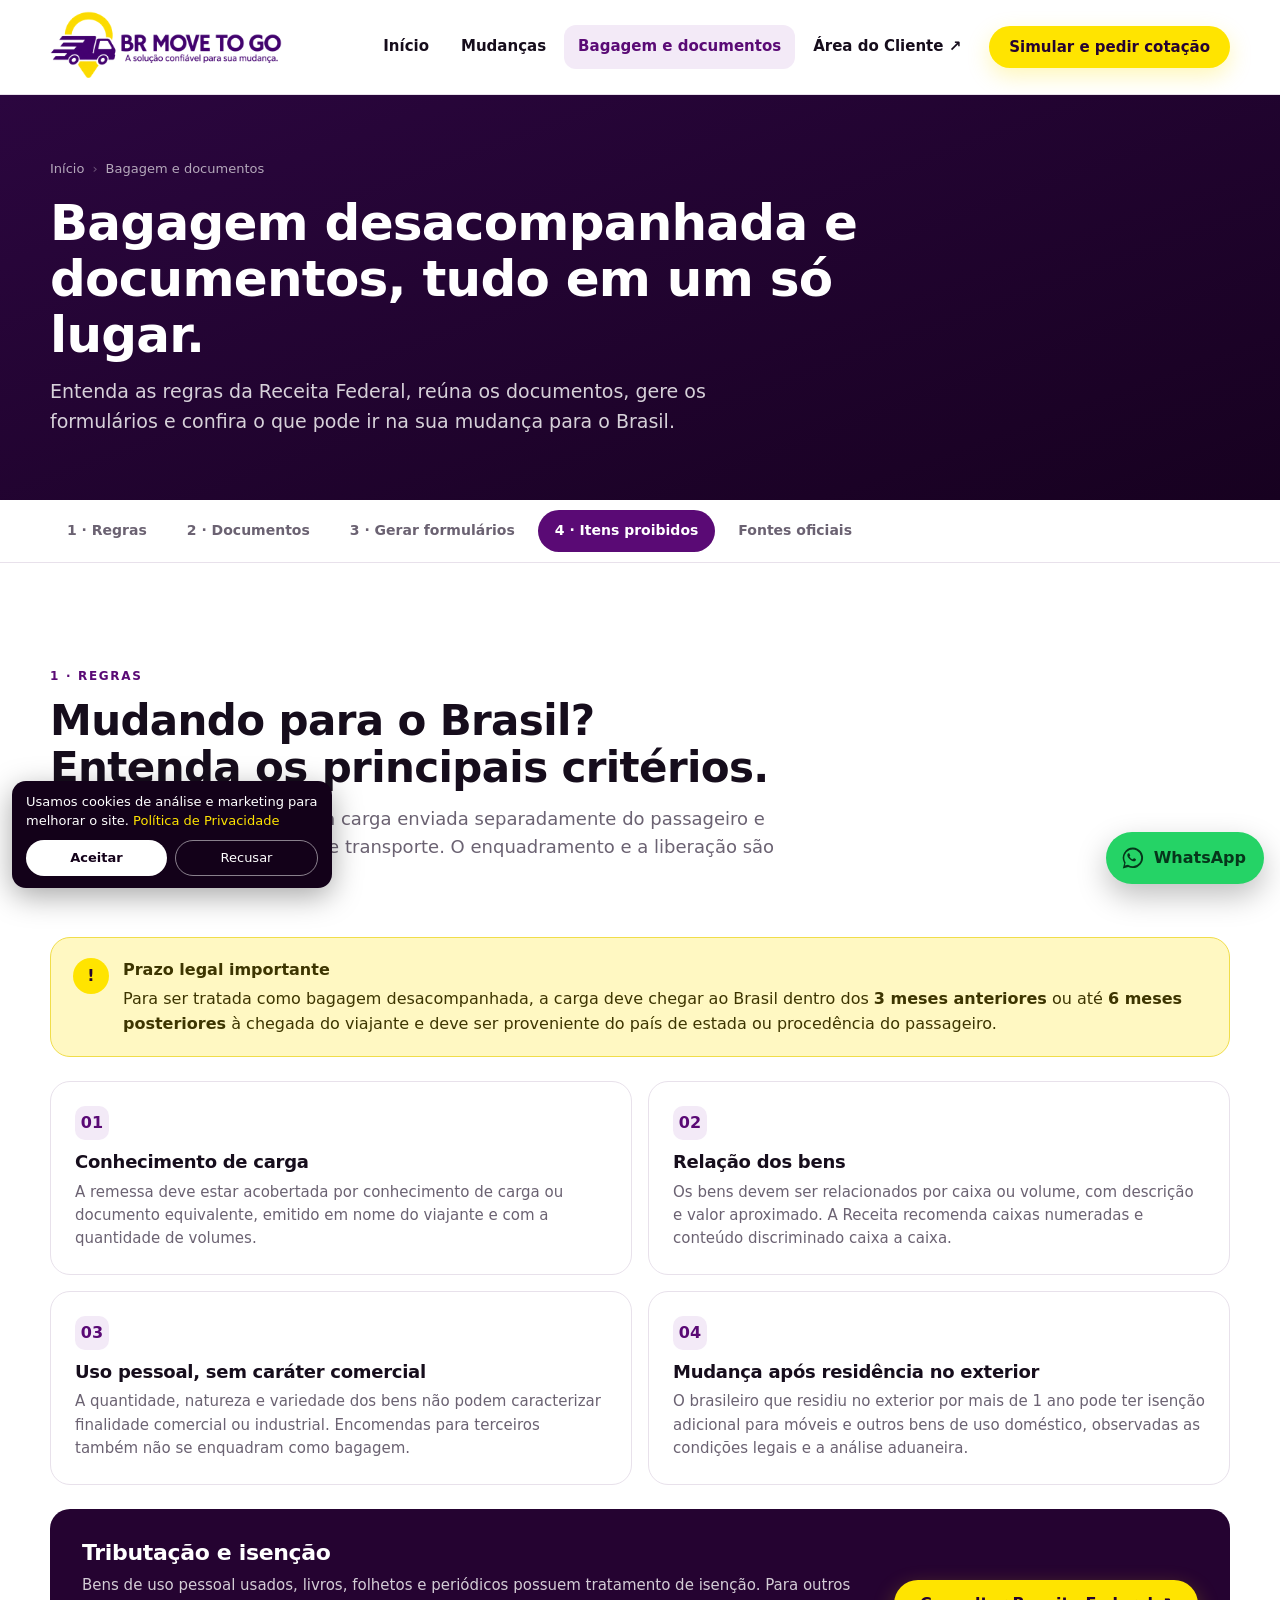
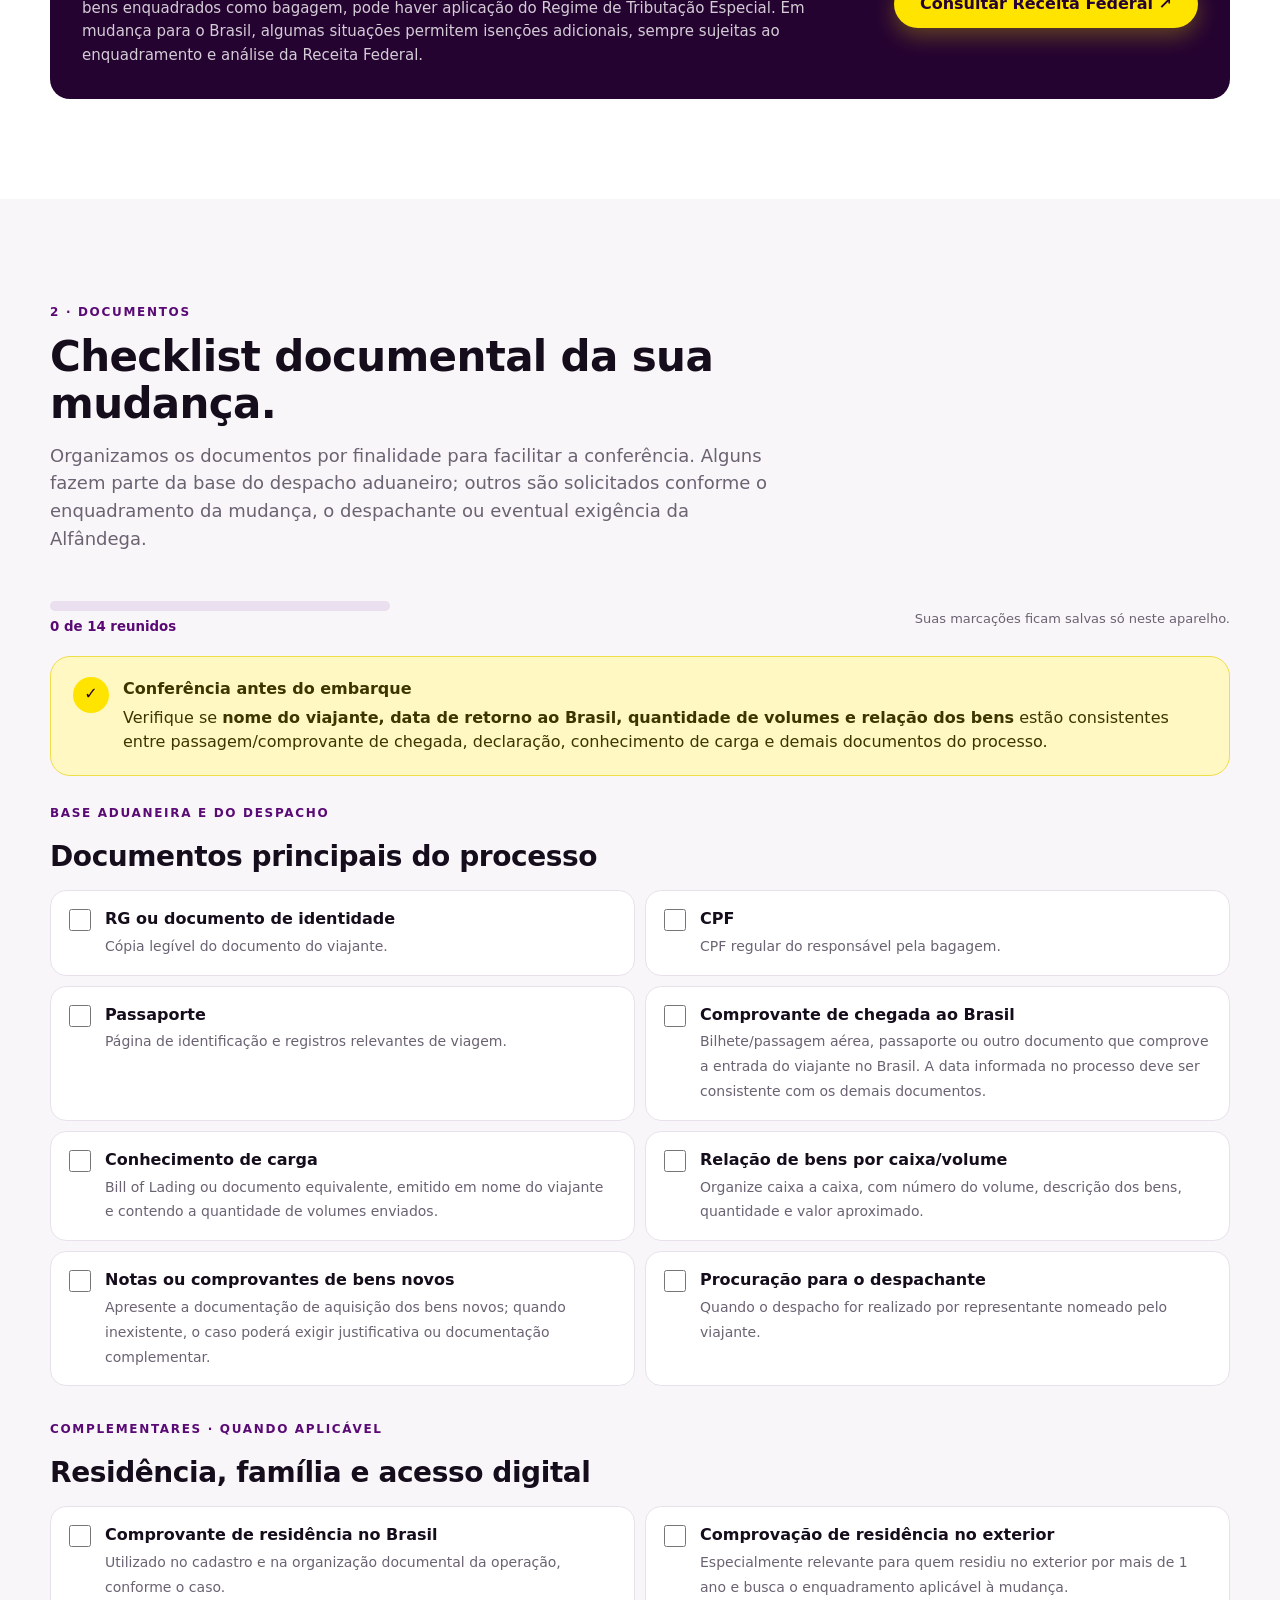
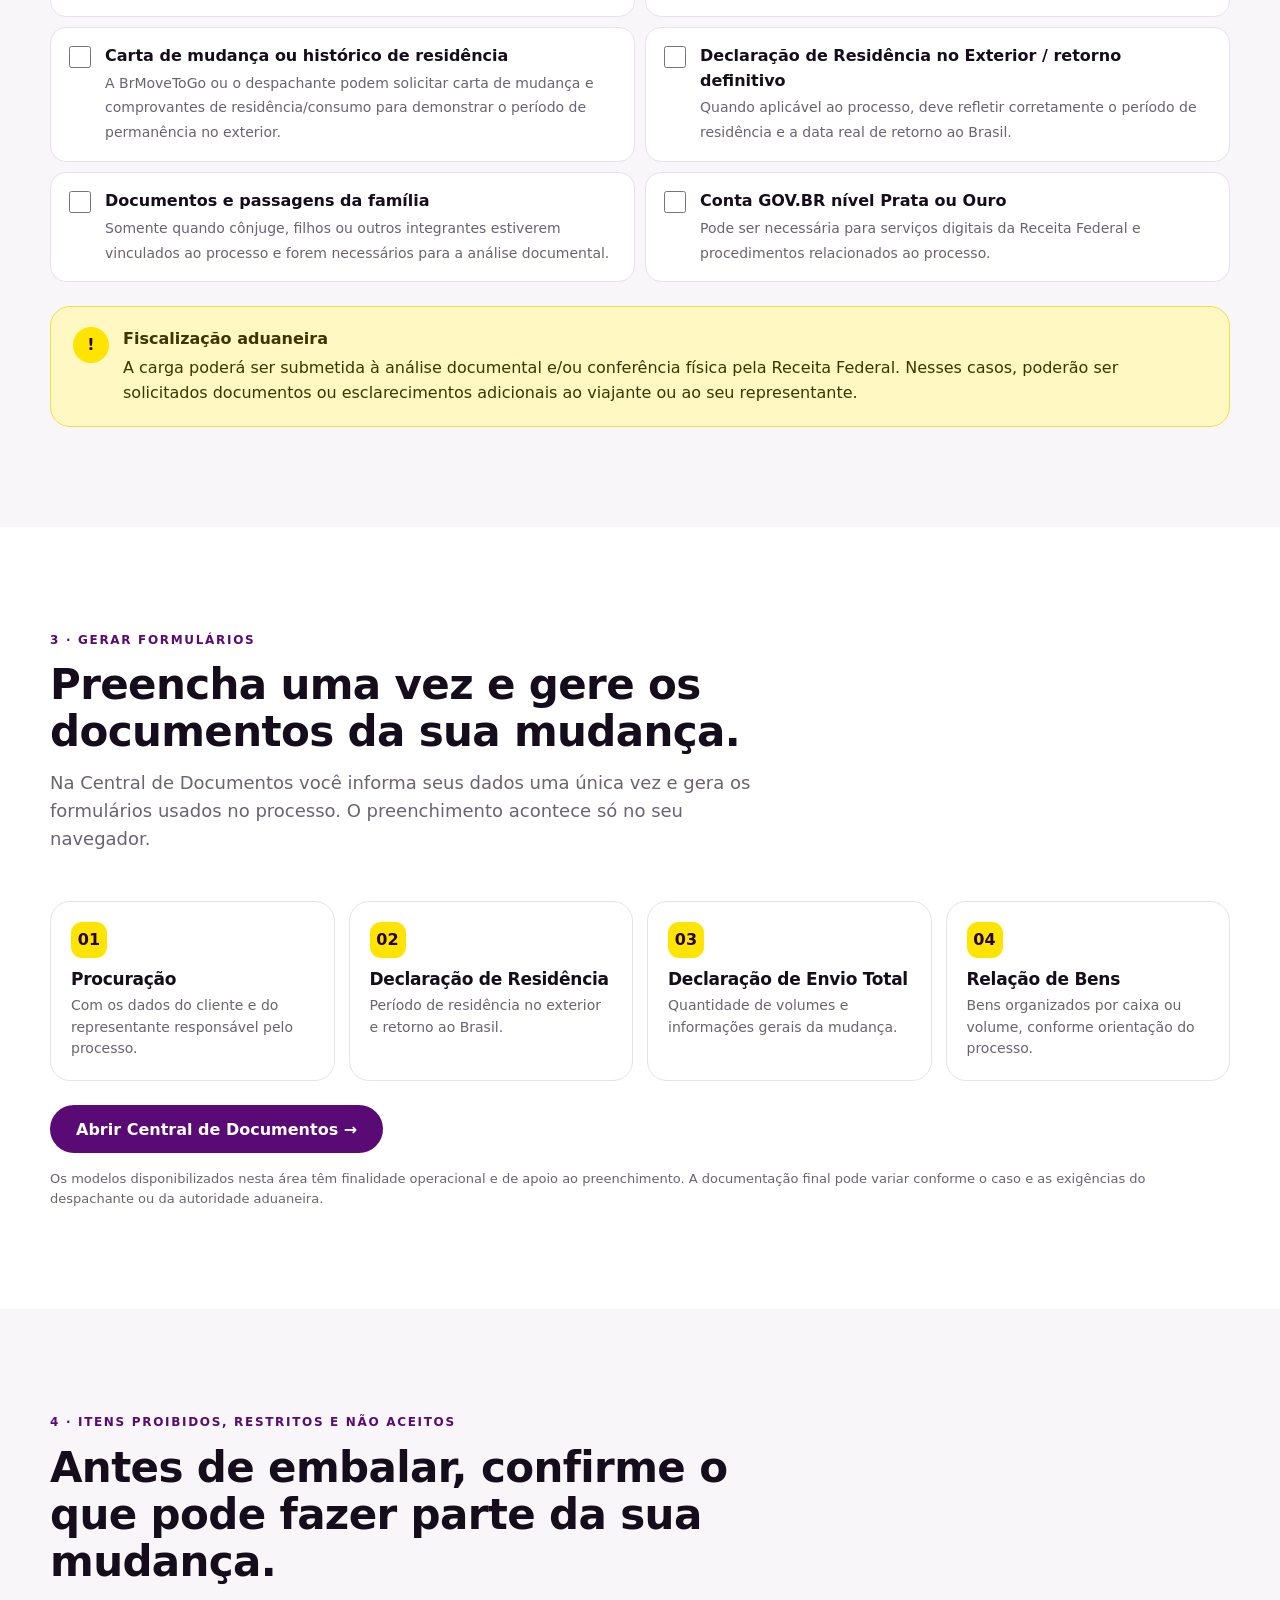
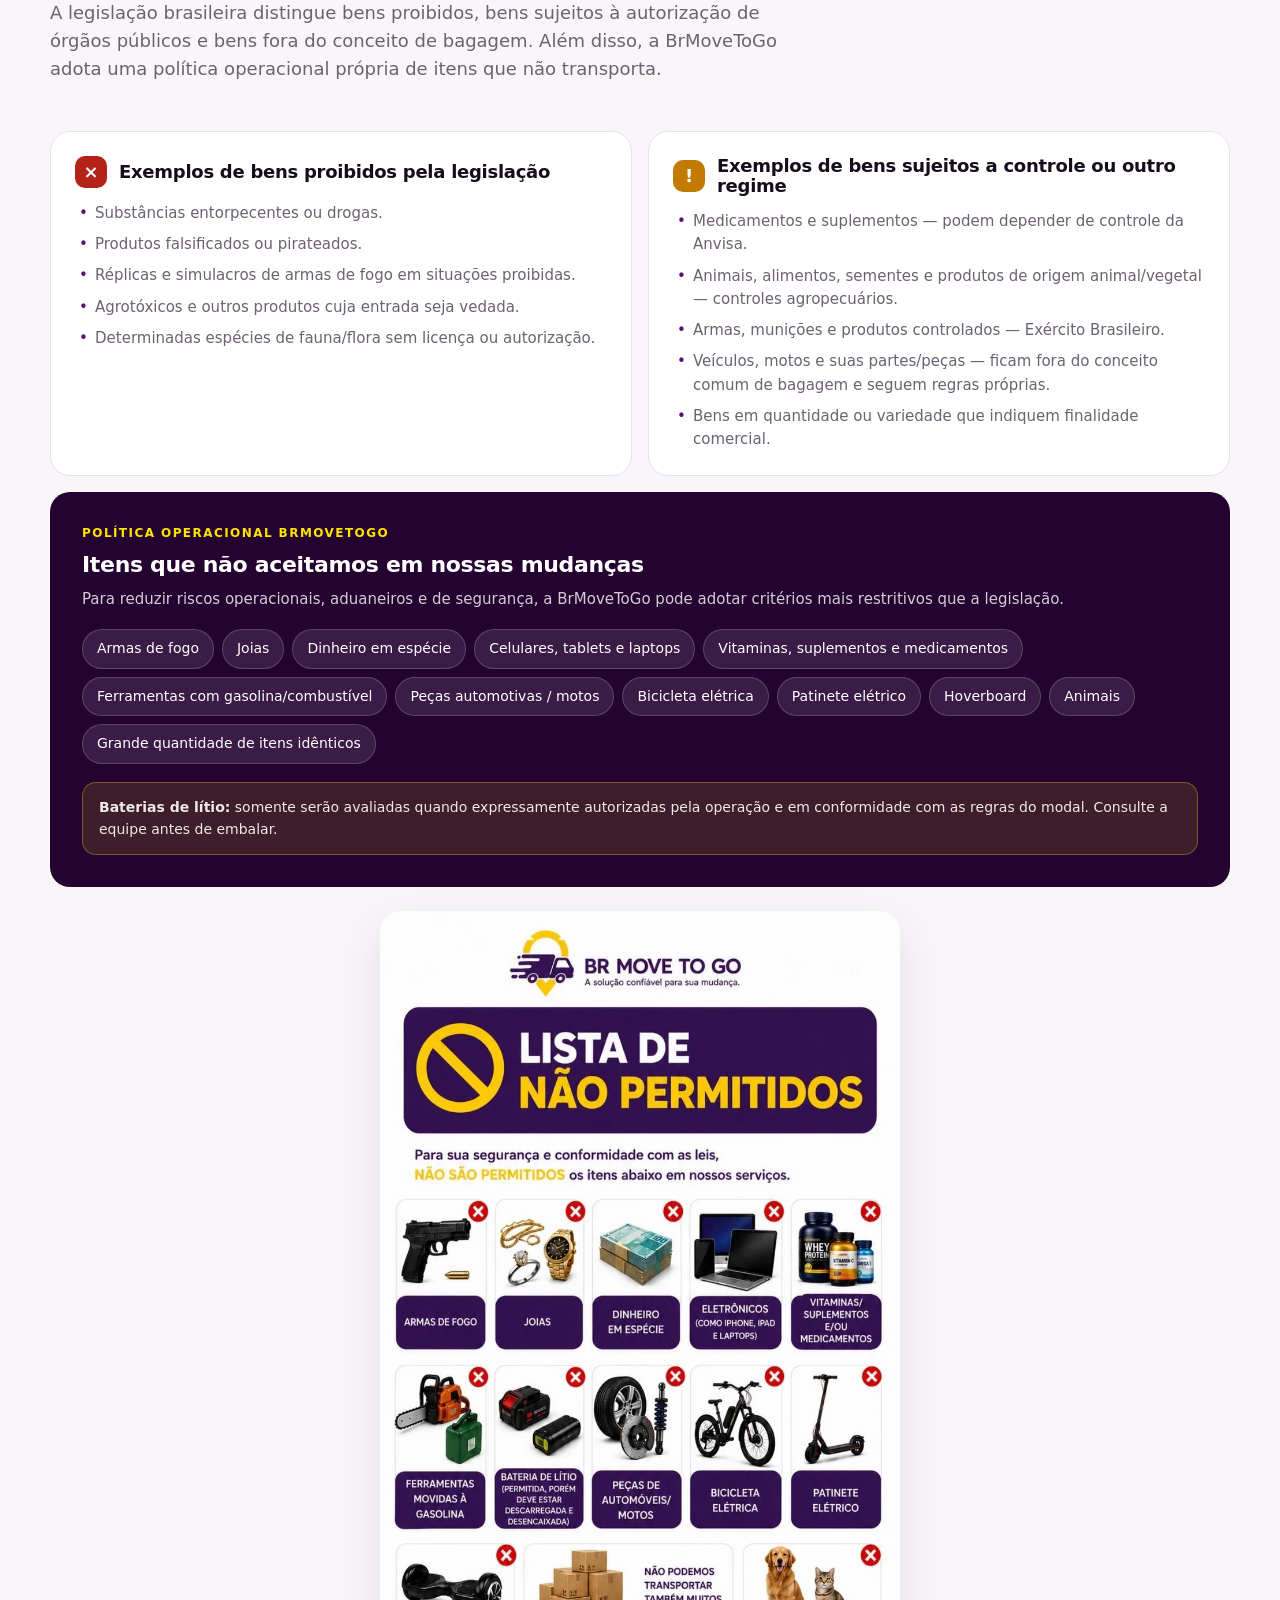
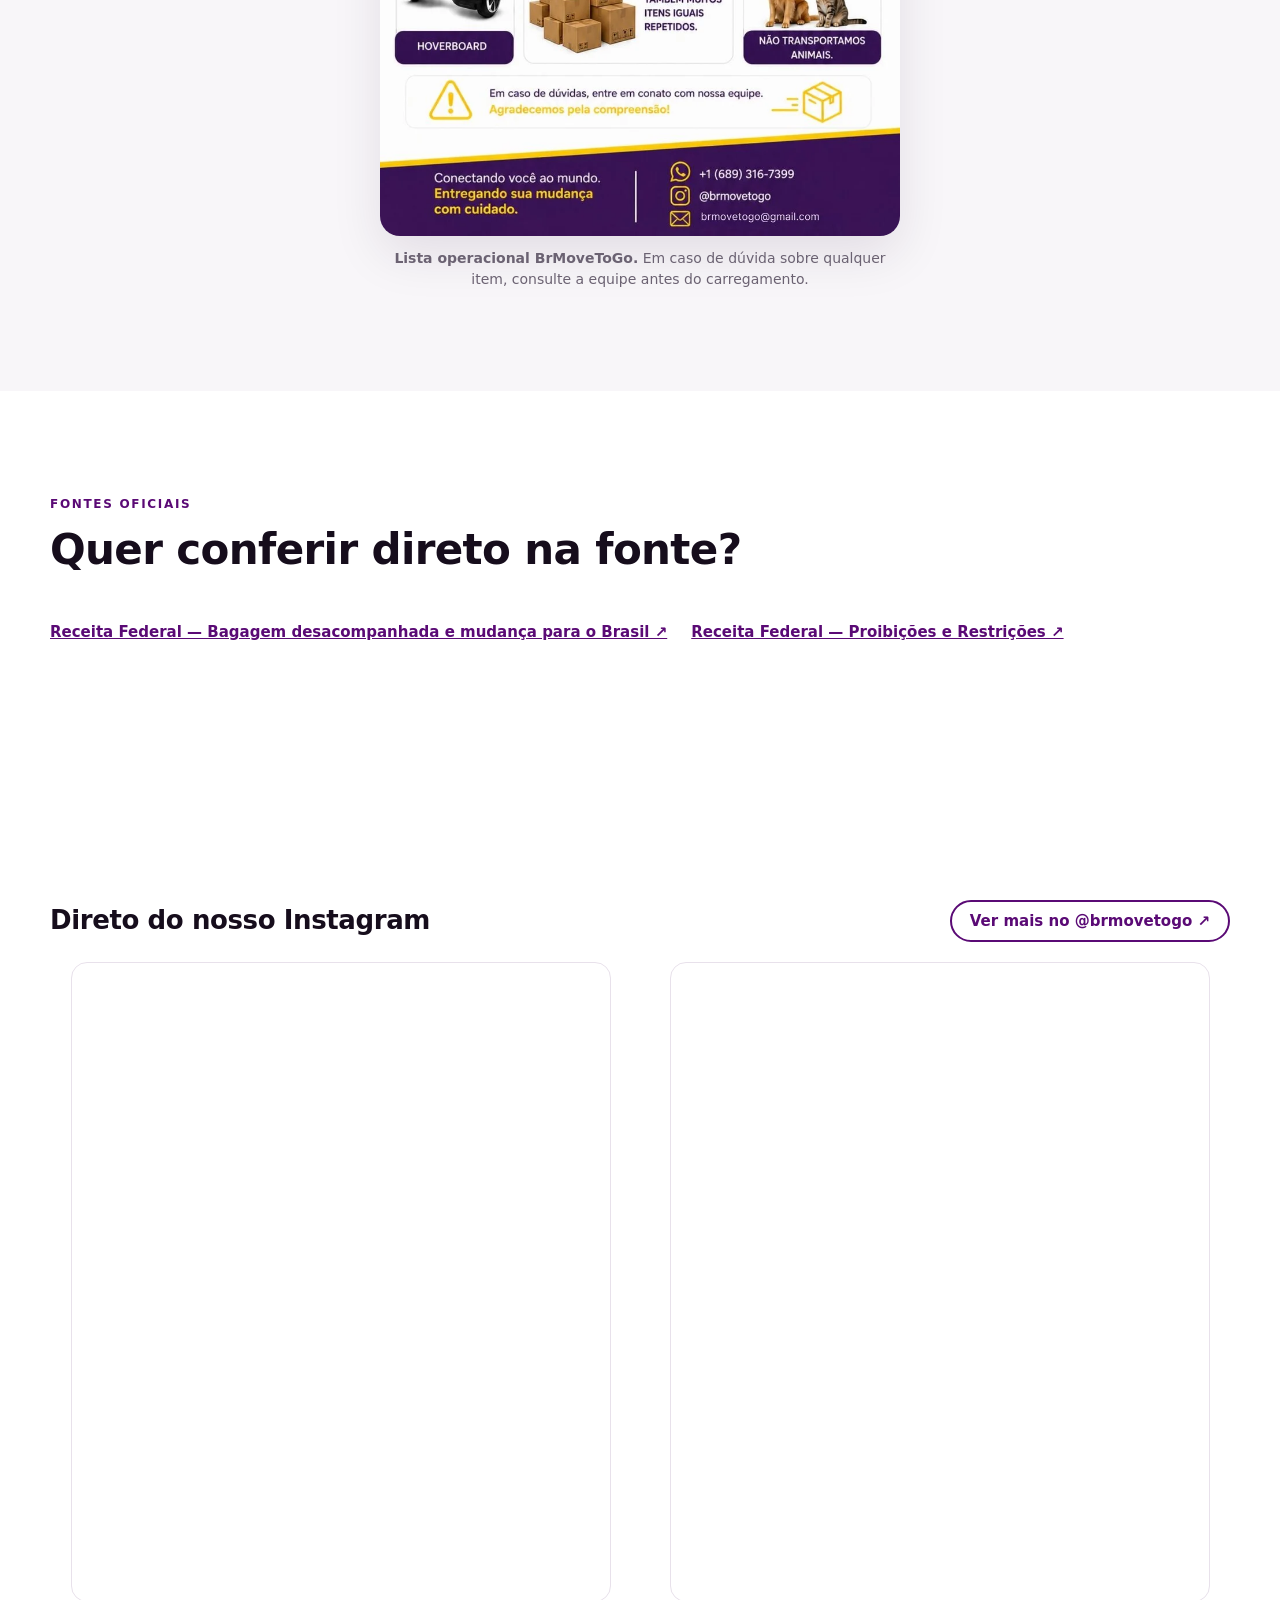
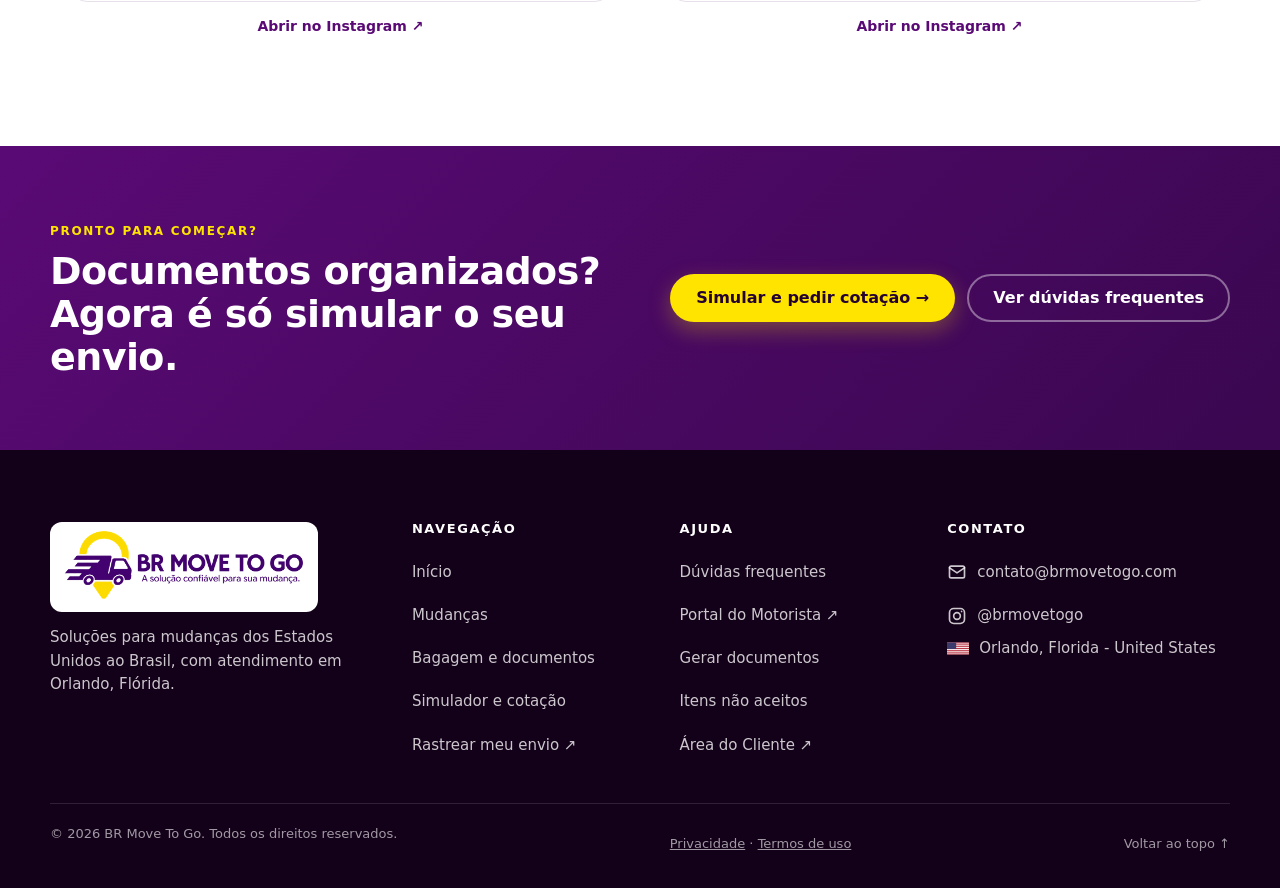
<file: bagagem-e-documentos/index.html>
<!doctype html>
<html lang="pt-BR">
<head>
  <meta charset="utf-8">
  <meta name="viewport" content="width=device-width,initial-scale=1,viewport-fit=cover">
  <title>Bagagem desacompanhada e documentos para mudança ao Brasil | BrMoveToGo</title>
  <meta name="description" content="Regras da bagagem desacompanhada, checklist de documentos, gerador de procuração e declarações e lista de itens proibidos para a sua mudança dos EUA ao Brasil.">
  <meta name="theme-color" content="#2b063f">
  <meta name="robots" content="index,follow,max-image-preview:large">
  <link rel="canonical" href="https://www.brmovetogo.com/bagagem-e-documentos/">
  <meta property="og:type" content="website">
  <meta property="og:title" content="Bagagem desacompanhada e documentos para mudança ao Brasil | BrMoveToGo">
  <meta property="og:description" content="Regras da bagagem desacompanhada, checklist de documentos, gerador de procuração e declarações e lista de itens proibidos para a sua mudança dos EUA ao Brasil.">
  <meta property="og:url" content="https://www.brmovetogo.com/bagagem-e-documentos/">
  <meta property="og:image" content="https://www.brmovetogo.com/img/og-image.jpg">
  <meta property="og:image:width" content="1200">
  <meta property="og:image:height" content="630">
  <meta property="og:locale" content="pt_BR">
  <meta property="og:site_name" content="BrMoveToGo">
  <meta name="twitter:card" content="summary_large_image">
  <meta name="twitter:title" content="Bagagem desacompanhada e documentos para mudança ao Brasil | BrMoveToGo">
  <meta name="twitter:description" content="Regras da bagagem desacompanhada, checklist de documentos, gerador de procuração e declarações e lista de itens proibidos para a sua mudança dos EUA ao Brasil.">
  <meta name="twitter:image" content="https://www.brmovetogo.com/img/og-image.jpg">
  <link rel="icon" href="/favicon.ico" sizes="any">
  <link rel="icon" type="image/png" sizes="48x48" href="/img/favicon-48.png">
  <link rel="apple-touch-icon" href="/img/apple-touch-icon.png">
  <script>document.documentElement.className+=' js'</script>
  <link rel="stylesheet" href="/assets/site.css?v=ig3">
  
</head>
<body>
<a class="skip" href="#conteudo">Pular para o conteúdo</a>
<header class="site-header" id="top">
  <div class="container nav-wrap">
    <a class="brand" href="/" aria-label="BrMoveToGo — página inicial"><img src="/img/logo-header.png?v=2" alt="BR Move To Go" width="650" height="202"></a>
    <button class="menu-btn" type="button" aria-expanded="false" aria-controls="menu" aria-label="Abrir menu"><span></span><span></span><span></span></button>
    <nav id="menu" class="nav" aria-label="Navegação principal"><a href="/">Início</a><a href="/mudancas/">Mudanças</a><a href="/bagagem-e-documentos/" aria-current="page">Bagagem e documentos</a><a href="https://envios.brmovetogo.com/portaldocliente/" target="_blank" rel="noopener" title="Acompanhar envio e enviar documentos">Área do Cliente ↗</a><a class="btn btn-primary btn-small" href="/simulador/">Simular e pedir cotação</a></nav>
  </div>
</header>
<main id="conteudo">

<section class="page-hero"><div class="container"><nav class="crumbs" aria-label="Você está em"><a href="/">Início</a><span aria-hidden="true">›</span><span>Bagagem e documentos</span></nav>
  <h1>Bagagem desacompanhada e documentos, tudo em um só lugar.</h1>
  <p>Entenda as regras da Receita Federal, reúna os documentos, gere os formulários e confira o que pode ir na sua mudança para o Brasil.</p></div></section>
<nav class="subnav" aria-label="Nesta página"><div class="container">
  <a href="#regras">1 · Regras</a><a href="#documentos">2 · Documentos</a><a href="#gerar">3 · Gerar formulários</a><a href="#itens">4 · Itens proibidos</a><a href="#fontes">Fontes oficiais</a></div></nav>

<section class="section" id="regras"><div class="container">
  <div class="section-head reveal"><span class="kicker">1 · REGRAS</span><h2>Mudando para o Brasil? Entenda os principais critérios.</h2>
    <p>Bagagem desacompanhada é a carga enviada separadamente do passageiro e amparada por conhecimento de transporte. O enquadramento e a liberação são definidos pela Receita Federal.</p></div>
  <div class="callout reveal"><div class="ico">!</div><div><strong>Prazo legal importante</strong>
    Para ser tratada como bagagem desacompanhada, a carga deve chegar ao Brasil dentro dos <b>3 meses anteriores</b> ou até <b>6 meses posteriores</b> à chegada do viajante e deve ser proveniente do país de estada ou procedência do passageiro.</div></div>
  <div class="criteria">
    <article class="reveal"><span>01</span><h3>Conhecimento de carga</h3><p>A remessa deve estar acobertada por conhecimento de carga ou documento equivalente, emitido em nome do viajante e com a quantidade de volumes.</p></article>
    <article class="reveal"><span>02</span><h3>Relação dos bens</h3><p>Os bens devem ser relacionados por caixa ou volume, com descrição e valor aproximado. A Receita recomenda caixas numeradas e conteúdo discriminado caixa a caixa.</p></article>
    <article class="reveal"><span>03</span><h3>Uso pessoal, sem caráter comercial</h3><p>A quantidade, natureza e variedade dos bens não podem caracterizar finalidade comercial ou industrial. Encomendas para terceiros também não se enquadram como bagagem.</p></article>
    <article class="reveal"><span>04</span><h3>Mudança após residência no exterior</h3><p>O brasileiro que residiu no exterior por mais de 1 ano pode ter isenção adicional para móveis e outros bens de uso doméstico, observadas as condições legais e a análise aduaneira.</p></article>
  </div>
  <div class="tax reveal"><div><h3>Tributação e isenção</h3>
    <p>Bens de uso pessoal usados, livros, folhetos e periódicos possuem tratamento de isenção. Para outros bens enquadrados como bagagem, pode haver aplicação do Regime de Tributação Especial. Em mudança para o Brasil, algumas situações permitem isenções adicionais, sempre sujeitas ao enquadramento e análise da Receita Federal.</p></div>
    <a class="btn btn-primary" href="https://www.gov.br/receitafederal/pt-br/assuntos/aduana-e-comercio-exterior/viagens-internacionais/guia-do-viajante/entrada-no-brasil/mudanca-brasil" target="_blank" rel="noopener">Consultar Receita Federal ↗</a></div>
</div></section>

<section class="section section-alt" id="documentos"><div class="container">
  <div class="section-head reveal"><span class="kicker">2 · DOCUMENTOS</span><h2>Checklist documental da sua mudança.</h2>
    <p>Organizamos os documentos por finalidade para facilitar a conferência. Alguns fazem parte da base do despacho aduaneiro; outros são solicitados conforme o enquadramento da mudança, o despachante ou eventual exigência da Alfândega.</p></div>
  <div class="checklist-head reveal"><div class="progress"><div class="progress-bar"><i id="checkBar"></i></div><small id="checkTxt">0 de 14 reunidos</small></div>
    <span class="note" style="margin:0">Suas marcações ficam salvas só neste aparelho.</span></div>

  <div class="callout reveal" style="margin-bottom:24px"><div class="ico">✓</div><div><strong>Conferência antes do embarque</strong>
    Verifique se <b>nome do viajante, data de retorno ao Brasil, quantidade de volumes e relação dos bens</b> estão consistentes entre passagem/comprovante de chegada, declaração, conhecimento de carga e demais documentos do processo.</div></div>

  <div class="section-head reveal" style="margin-bottom:18px"><span class="kicker">BASE ADUANEIRA E DO DESPACHO</span><h3 style="font-size:clamp(20px,2.5vw,28px);margin-top:6px">Documentos principais do processo</h3></div>
  <div class="checklist reveal">
    <label for="ck1"><input type="checkbox" id="ck1"><span><b>RG ou documento de identidade</b><small>Cópia legível do documento do viajante.</small></span></label>
    <label for="ck2"><input type="checkbox" id="ck2"><span><b>CPF</b><small>CPF regular do responsável pela bagagem.</small></span></label>
    <label for="ck3"><input type="checkbox" id="ck3"><span><b>Passaporte</b><small>Página de identificação e registros relevantes de viagem.</small></span></label>
    <label for="ck7"><input type="checkbox" id="ck7"><span><b>Comprovante de chegada ao Brasil</b><small>Bilhete/passagem aérea, passaporte ou outro documento que comprove a entrada do viajante no Brasil. A data informada no processo deve ser consistente com os demais documentos.</small></span></label>
    <label for="ck13"><input type="checkbox" id="ck13"><span><b>Conhecimento de carga</b><small>Bill of Lading ou documento equivalente, emitido em nome do viajante e contendo a quantidade de volumes enviados.</small></span></label>
    <label for="ck9"><input type="checkbox" id="ck9"><span><b>Relação de bens por caixa/volume</b><small>Organize caixa a caixa, com número do volume, descrição dos bens, quantidade e valor aproximado.</small></span></label>
    <label for="ck10"><input type="checkbox" id="ck10"><span><b>Notas ou comprovantes de bens novos</b><small>Apresente a documentação de aquisição dos bens novos; quando inexistente, o caso poderá exigir justificativa ou documentação complementar.</small></span></label>
    <label for="ck12"><input type="checkbox" id="ck12"><span><b>Procuração para o despachante</b><small>Quando o despacho for realizado por representante nomeado pelo viajante.</small></span></label>
  </div>

  <div class="section-head reveal" style="margin:30px 0 18px"><span class="kicker">COMPLEMENTARES · QUANDO APLICÁVEL</span><h3 style="font-size:clamp(20px,2.5vw,28px);margin-top:6px">Residência, família e acesso digital</h3></div>
  <div class="checklist reveal">
    <label for="ck4"><input type="checkbox" id="ck4"><span><b>Comprovante de residência no Brasil</b><small>Utilizado no cadastro e na organização documental da operação, conforme o caso.</small></span></label>
    <label for="ck5"><input type="checkbox" id="ck5"><span><b>Comprovação de residência no exterior</b><small>Especialmente relevante para quem residiu no exterior por mais de 1 ano e busca o enquadramento aplicável à mudança.</small></span></label>
    <label for="ck6"><input type="checkbox" id="ck6"><span><b>Carta de mudança ou histórico de residência</b><small>A BrMoveToGo ou o despachante podem solicitar carta de mudança e comprovantes de residência/consumo para demonstrar o período de permanência no exterior.</small></span></label>
    <label for="ck14"><input type="checkbox" id="ck14"><span><b>Declaração de Residência no Exterior / retorno definitivo</b><small>Quando aplicável ao processo, deve refletir corretamente o período de residência e a data real de retorno ao Brasil.</small></span></label>
    <label for="ck8"><input type="checkbox" id="ck8"><span><b>Documentos e passagens da família</b><small>Somente quando cônjuge, filhos ou outros integrantes estiverem vinculados ao processo e forem necessários para a análise documental.</small></span></label>
    <label for="ck11"><input type="checkbox" id="ck11"><span><b>Conta GOV.BR nível Prata ou Ouro</b><small>Pode ser necessária para serviços digitais da Receita Federal e procedimentos relacionados ao processo.</small></span></label>
  </div>

  <div class="callout reveal" style="margin-top:24px"><div class="ico">!</div><div><strong>Fiscalização aduaneira</strong>
    A carga poderá ser submetida à análise documental e/ou conferência física pela Receita Federal. Nesses casos, poderão ser solicitados documentos ou esclarecimentos adicionais ao viajante ou ao seu representante.</div></div>
</div></section>

<section class="section" id="gerar"><div class="container">
  <div class="section-head reveal"><span class="kicker">3 · GERAR FORMULÁRIOS</span><h2>Preencha uma vez e gere os documentos da sua mudança.</h2>
    <p>Na Central de Documentos você informa seus dados uma única vez e gera os formulários usados no processo. O preenchimento acontece só no seu navegador.</p></div>
  <div class="doc-grid">
    <article class="doc-card reveal"><span class="doc-no">01</span><h3>Procuração</h3><p>Com os dados do cliente e do representante responsável pelo processo.</p></article>
    <article class="doc-card reveal"><span class="doc-no">02</span><h3>Declaração de Residência</h3><p>Período de residência no exterior e retorno ao Brasil.</p></article>
    <article class="doc-card reveal"><span class="doc-no">03</span><h3>Declaração de Envio Total</h3><p>Quantidade de volumes e informações gerais da mudança.</p></article>
    <article class="doc-card reveal"><span class="doc-no">04</span><h3>Relação de Bens</h3><p>Bens organizados por caixa ou volume, conforme orientação do processo.</p></article>
  </div>
  <div class="cta-row" style="margin-top:0"><button class="btn btn-purple" type="button" data-open-docs>Abrir Central de Documentos →</button></div>
  <div class="workspace" id="workspace">
    <div class="workspace-head"><strong>Central de Documentos BrMoveToGo</strong>
      <div class="actions"><a href="/gerador.html" target="_blank" rel="noopener">Abrir em tela cheia ↗</a><button type="button" id="closeWorkspace">Fechar ×</button></div></div>
    <iframe title="Gerador de Documentos BrMoveToGo" data-src="/gerador.html?embed=1" loading="lazy"></iframe>
  </div>
  <p class="note">Os modelos disponibilizados nesta área têm finalidade operacional e de apoio ao preenchimento. A documentação final pode variar conforme o caso e as exigências do despachante ou da autoridade aduaneira.</p>
</div></section>

<section class="section section-alt" id="itens"><div class="container">
  <div class="section-head reveal"><span class="kicker">4 · ITENS PROIBIDOS, RESTRITOS E NÃO ACEITOS</span><h2>Antes de embalar, confirme o que pode fazer parte da sua mudança.</h2>
    <p>A legislação brasileira distingue bens proibidos, bens sujeitos à autorização de órgãos públicos e bens fora do conceito de bagagem. Além disso, a BrMoveToGo adota uma política operacional própria de itens que não transporta.</p></div>
  <div class="rules">
    <div class="rule reveal"><h3><span>×</span>Exemplos de bens proibidos pela legislação</h3><ul>
      <li>Substâncias entorpecentes ou drogas.</li><li>Produtos falsificados ou pirateados.</li>
      <li>Réplicas e simulacros de armas de fogo em situações proibidas.</li>
      <li>Agrotóxicos e outros produtos cuja entrada seja vedada.</li>
      <li>Determinadas espécies de fauna/flora sem licença ou autorização.</li></ul></div>
    <div class="rule restricted reveal"><h3><span>!</span>Exemplos de bens sujeitos a controle ou outro regime</h3><ul>
      <li>Medicamentos e suplementos — podem depender de controle da Anvisa.</li>
      <li>Animais, alimentos, sementes e produtos de origem animal/vegetal — controles agropecuários.</li>
      <li>Armas, munições e produtos controlados — Exército Brasileiro.</li>
      <li>Veículos, motos e suas partes/peças — ficam fora do conceito comum de bagagem e seguem regras próprias.</li>
      <li>Bens em quantidade ou variedade que indiquem finalidade comercial.</li></ul></div>
  </div>
  <div class="policy reveal" style="margin-top:16px"><div class="label">POLÍTICA OPERACIONAL BRMOVETOGO</div>
    <h3>Itens que não aceitamos em nossas mudanças</h3>
    <p>Para reduzir riscos operacionais, aduaneiros e de segurança, a BrMoveToGo pode adotar critérios mais restritivos que a legislação.</p>
    <div class="chips"><span>Armas de fogo</span><span>Joias</span><span>Dinheiro em espécie</span><span>Celulares, tablets e laptops</span><span>Vitaminas, suplementos e medicamentos</span><span>Ferramentas com gasolina/combustível</span><span>Peças automotivas / motos</span><span>Bicicleta elétrica</span><span>Patinete elétrico</span><span>Hoverboard</span><span>Animais</span><span>Grande quantidade de itens idênticos</span></div>
    <div class="battery"><b>Baterias de lítio:</b> somente serão avaliadas quando expressamente autorizadas pela operação e em conformidade com as regras do modal. Consulte a equipe antes de embalar.</div></div>
  <figure class="art reveal"><img src="/img/prohibited-items.webp" alt="Lista visual de itens não aceitos pela BrMoveToGo" width="900" height="1600" loading="lazy" decoding="async">
    <figcaption><b>Lista operacional BrMoveToGo.</b> Em caso de dúvida sobre qualquer item, consulte a equipe antes do carregamento.</figcaption></figure>
</div></section>

<section class="section" id="fontes"><div class="container">
  <div class="section-head reveal"><span class="kicker">FONTES OFICIAIS</span><h2>Quer conferir direto na fonte?</h2></div>
  <div class="sources reveal">
    <a href="https://www.gov.br/receitafederal/pt-br/assuntos/aduana-e-comercio-exterior/viagens-internacionais/guia-do-viajante/entrada-no-brasil/mudanca-brasil" target="_blank" rel="noopener">Receita Federal — Bagagem desacompanhada e mudança para o Brasil ↗</a>
    <a href="https://www.gov.br/receitafederal/pt-br/assuntos/aduana-e-comercio-exterior/viagens-internacionais/guia-do-viajante/entrada-no-brasil/proibicoes-restricoes" target="_blank" rel="noopener">Receita Federal — Proibições e Restrições ↗</a></div>
</div></section>

<section class="section"><div class="container"><div class="ig-block"><style>.ig-block{margin-top:clamp(36px,5vw,56px)}.ig-head{display:flex;flex-wrap:wrap;gap:12px 20px;align-items:center;justify-content:space-between;margin-bottom:20px}.ig-head h3{font-size:clamp(20px,2.6vw,26px);font-weight:800}.ig-grid{display:grid;gap:18px;grid-template-columns:1fr;justify-items:center}.ig-item{width:100%;max-width:540px;display:flex;flex-direction:column;align-items:center;gap:6px}.ig-link{font-weight:700;font-size:14px;color:var(--purple);padding:8px 12px}.ig-link:hover{text-decoration:underline}.ig-item:last-child:nth-child(odd){grid-column:1/-1}.ig-frame{width:100%;max-width:540px;height:640px;border:1px solid var(--line);border-radius:16px;background:#fff}@media(min-width:760px){.ig-grid{grid-template-columns:repeat(2,minmax(0,1fr))}}</style><div class="ig-head"><h3>Direto do nosso Instagram</h3><a class="btn btn-outline btn-small" href="https://www.instagram.com/brmovetogo/" target="_blank" rel="noopener">Ver mais no @brmovetogo ↗</a></div><div class="ig-grid"><div class="ig-item"><iframe class="ig-frame" src="https://www.instagram.com/p/DdZ-wfAlIBl/embed/" title="Post do Instagram da BrMoveToGo" loading="lazy" scrolling="no" allowtransparency="true" allow="encrypted-media"></iframe><a class="ig-link" href="https://www.instagram.com/p/DdZ-wfAlIBl/" target="_blank" rel="noopener">Abrir no Instagram ↗</a></div><div class="ig-item"><iframe class="ig-frame" src="https://www.instagram.com/p/DezH9a0kUf5/embed/" title="Post do Instagram da BrMoveToGo" loading="lazy" scrolling="no" allowtransparency="true" allow="encrypted-media"></iframe><a class="ig-link" href="https://www.instagram.com/p/DezH9a0kUf5/" target="_blank" rel="noopener">Abrir no Instagram ↗</a></div></div></div></div></section>
<section class="final-cta"><div class="container">
  <div><span>PRONTO PARA COMEÇAR?</span><h2>Documentos organizados? Agora é só simular o seu envio.</h2></div>
  <div class="cta-row" style="margin:0"><a class="btn btn-primary" href="/simulador/">Simular e pedir cotação →</a><a class="btn btn-ghost" href="/#faq">Ver dúvidas frequentes</a></div>
</div></section>

</main>
<footer class="site-footer">
  <div class="container">
    <div class="footer-grid">
      <div class="footer-brand">
        <img src="/img/logo.png?v=2" alt="BR Move To Go" width="862" height="267" loading="lazy" decoding="async">
        <p>Soluções para mudanças dos Estados Unidos ao Brasil, com atendimento em Orlando, Flórida.</p>
      </div>
      <div>
        <h4>Navegação</h4>
        <ul>
          <li><a href="/">Início</a></li>
          <li><a href="/mudancas/">Mudanças</a></li>
          <li><a href="/bagagem-e-documentos/">Bagagem e documentos</a></li>
          <li><a href="/simulador/">Simulador e cotação</a></li>
          <li><a href="https://envios.brmovetogo.com/rastreio" target="_blank" rel="noopener">Rastrear meu envio ↗</a></li>
        </ul>
      </div>
      <div>
        <h4>Ajuda</h4>
        <ul>
          <li><a href="/#faq">Dúvidas frequentes</a></li>
          <li><a href="https://envios.brmovetogo.com/portaldomotorista/" target="_blank" rel="noopener">Portal do Motorista ↗</a></li>
          <li><a href="/bagagem-e-documentos/#gerar">Gerar documentos</a></li>
          <li><a href="/bagagem-e-documentos/#itens">Itens não aceitos</a></li>
          <li><a href="https://envios.brmovetogo.com/portaldocliente/" target="_blank" rel="noopener">Área do Cliente ↗</a></li>
        </ul>
      </div>
      <div>
        <h4>Contato</h4>
        <ul>
          <li style="display:flex;align-items:center;gap:10px"><svg width="20" height="20" viewBox="0 0 24 24" fill="none" stroke="currentColor" stroke-width="2" stroke-linecap="round" stroke-linejoin="round" aria-hidden="true" style="flex:0 0 20px"><rect x="3" y="5" width="18" height="14" rx="2"/><path d="m3 7 9 6 9-6"/></svg><a href="mailto:contato@brmovetogo.com">contato@brmovetogo.com</a></li>
          <li style="display:flex;align-items:center;gap:10px"><svg width="20" height="20" viewBox="0 0 24 24" fill="none" stroke="currentColor" stroke-width="2" stroke-linecap="round" stroke-linejoin="round" aria-hidden="true" style="flex:0 0 20px"><rect x="3" y="3" width="18" height="18" rx="5"/><circle cx="12" cy="12" r="4"/><circle cx="17.5" cy="6.5" r="1" fill="currentColor" stroke="none"/></svg><a href="https://www.instagram.com/brmovetogo/" target="_blank" rel="noopener">@brmovetogo</a></li>
          <li style="display:flex;align-items:center;gap:10px"><svg width="22" height="15" viewBox="0 0 24 13" aria-label="Estados Unidos" role="img" style="flex:0 0 22px;border-radius:2px"><rect width="24" height="13" fill="#fff"/><rect y="0" width="24" height="1" fill="#b22234"/><rect y="2" width="24" height="1" fill="#b22234"/><rect y="4" width="24" height="1" fill="#b22234"/><rect y="6" width="24" height="1" fill="#b22234"/><rect y="8" width="24" height="1" fill="#b22234"/><rect y="10" width="24" height="1" fill="#b22234"/><rect y="12" width="24" height="1" fill="#b22234"/><rect width="10" height="7" fill="#3c3b6e"/></svg><span>Orlando, Florida - United States</span></li>
        </ul>
      </div>
    </div>
    <div class="footer-bottom">
      <span>© <span id="year">2026</span> BR Move To Go. Todos os direitos reservados.</span>
      <span><button type="button" data-legal="privacy">Privacidade</button> · <button type="button" data-legal="terms">Termos de uso</button></span>
      <a href="#top">Voltar ao topo ↑</a>
    </div>
  </div>
</footer>
<a class="wa-float" href="https://wa.me/16893167399?text=Ol%C3%A1%21%20Vim%20pela%20p%C3%A1gina%20de%20Bagagem%20e%20documentos%20do%20site%20da%20BrMoveToGo%20e%20tenho%20uma%20d%C3%BAvida." target="_blank" rel="noopener" aria-label="Falar com a BrMoveToGo pelo WhatsApp"><svg viewBox="0 0 32 32" aria-hidden="true"><path d="M19.11 17.21c-.26-.13-1.55-.76-1.79-.85-.24-.09-.42-.13-.59.13-.17.26-.68.85-.83 1.02-.15.17-.31.2-.57.07-.26-.13-1.1-.41-2.1-1.29-.78-.69-1.3-1.54-1.45-1.8-.15-.26-.02-.4.11-.53.12-.12.26-.31.39-.46.13-.15.17-.26.26-.44.09-.17.04-.33-.02-.46-.07-.13-.59-1.42-.81-1.94-.21-.51-.43-.44-.59-.45h-.5c-.17 0-.46.07-.7.33-.24.26-.92.9-.92 2.2s.94 2.55 1.07 2.73c.13.17 1.85 2.83 4.49 3.97.63.27 1.12.43 1.5.55.63.2 1.2.17 1.65.1.5-.07 1.55-.63 1.77-1.24.22-.61.22-1.13.15-1.24-.06-.11-.24-.17-.5-.3z"/><path d="M16.03 3.2A12.62 12.62 0 0 0 5.2 22.31L3.5 28.8l6.64-1.74A12.6 12.6 0 1 0 16.03 3.2zm0 22.94c-2.02 0-4-.55-5.72-1.59l-.41-.24-3.94 1.03 1.05-3.84-.27-.42a10.35 10.35 0 1 1 9.29 5.06z"/></svg><b>WhatsApp</b></a>
<div class="legal-modal" id="privacyModal" aria-hidden="true" role="dialog" aria-modal="true" aria-label="Política de Privacidade">
  <div class="legal-dialog">
    <button class="legal-close" type="button" aria-label="Fechar">×</button>
    <style>.legal-dialog p b{color:var(--ink)}.legal-dialog a{color:var(--purple)}</style>
    <span class="kicker">PRIVACIDADE</span>
    <h2>Política de Privacidade</h2>
    <p><b>Quem somos.</b> O site brmovetogo.com é operado pela BR Move To Go LLC (EIN 37-2155018), com sede em Orlando, Florida (EUA), responsável pelo tratamento dos dados descritos aqui. Contato para assuntos de privacidade: <a href="mailto:contato@brmovetogo.com">contato@brmovetogo.com</a>.</p>
    <p><b>Dados que coletamos.</b> (1) Dados que você informa no simulador: itens e quantidades, CEP/ZIP, cidade, estado, endereço de destino e, se quiser, uma descrição. Eles são usados para montar a sua cotação. (2) Dados de navegação, coletados apenas se você aceitar os cookies: páginas visitadas, tipo de dispositivo, origem do acesso e cliques no botão de WhatsApp.</p>
    <p><b>Para que usamos.</b> Responder à sua solicitação de cotação e contratar o serviço, se for o caso; entender como o site é usado e melhorá-lo; e medir e otimizar a divulgação do nosso serviço.</p>
    <p><b>Como o contato acontece.</b> O simulador não envia seus dados a um servidor nosso: ele monta uma mensagem e abre o WhatsApp, serviço da Meta Platforms, sujeito à política de privacidade dela. A conversa a partir daí é registrada no seu WhatsApp e no nosso.</p>
    <p><b>Cookies e ferramentas de terceiros.</b> Com a sua autorização, usamos o Google Analytics (estatísticas de uso) e o Meta Pixel (medição de campanhas). Se você recusar, essas ferramentas não são carregadas. Os posts do Instagram exibidos no site podem gravar cookies próprios da Meta. Ao preencher CEP ou ZIP, o número é consultado em serviços públicos (ViaCEP, BrasilAPI e zippopotam.us) para completar o endereço.</p>
    <p><b>Compartilhamento.</b> Não vendemos seus dados. Eles podem ser tratados por prestadores que usamos para operar o serviço (como Google, Meta e Amazon Web Services, que hospeda o site), inclusive fora do Brasil, e por parceiros logísticos envolvidos na sua mudança, quando você contratar.</p>
    <p><b>Por quanto tempo.</b> Mantemos os dados de cotação pelo tempo necessário para atender você e cumprir obrigações legais e contratuais; dados de análise seguem os prazos configurados nas ferramentas de terceiros.</p>
    <p><b>Seus direitos.</b> Conforme a LGPD, você pode pedir confirmação do tratamento, acesso, correção, anonimização ou exclusão de dados, portabilidade, informações sobre compartilhamento e a revogação do consentimento. Escreva para <a href="mailto:contato@brmovetogo.com">contato@brmovetogo.com</a>. Você também pode alterar a escolha de cookies apagando os dados do site no seu navegador.</p>
    <p><b>Cuidados.</b> Não envie documentos pessoais, dados bancários ou informações sensíveis no campo de descrição. Informações necessárias à contratação são tratadas diretamente com a nossa equipe.</p>
    <p><b>Atualizações.</b> Podemos atualizar esta política. Última atualização: outubro de 2026.</p>
  </div>
</div>
<div class="legal-modal" id="termsModal" aria-hidden="true" role="dialog" aria-modal="true" aria-label="Termos de Uso">
  <div class="legal-dialog">
    <button class="legal-close" type="button" aria-label="Fechar">×</button>
    <style>.legal-dialog p b{color:var(--ink)}.legal-dialog a{color:var(--purple)}</style>
    <span class="kicker">TERMOS</span>
    <h2>Termos de Uso</h2>
    <p><b>Quem somos.</b> Este site é operado pela BR Move To Go LLC (EIN 37-2155018), com sede em Orlando, Florida (EUA). Ao usar o site, você concorda com estes termos.</p>
    <p><b>Caráter informativo.</b> As informações, os valores e as estimativas apresentados neste site têm finalidade informativa. O simulador de volume não constitui proposta comercial, preço final, prazo garantido ou confirmação de disponibilidade.</p>
    <p><b>Valores.</b> Os valores por volume são exibidos em dólares americanos (US$) e podem mudar sem aviso prévio. O valor final depende da análise do seu caso, do conteúdo, do peso e das dimensões reais e do destino, e só vale quando constar na proposta enviada por nossa equipe.</p>
    <p><b>Desconto progressivo.</b> Em envios com maior quantidade de caixas, a equipe poderá aplicar um desconto progressivo. O desconto é definido pela equipe, depende da análise do caso e não é garantido nem calculado pelo simulador; o valor final consta na proposta enviada.</p>
    <p><b>Contratação.</b> A contratação dos serviços ocorre somente após análise do cenário, apresentação da proposta aplicável e aceite entre as partes. Clicar no WhatsApp ou enviar uma cotação pelo simulador não gera contrato nem reserva de coleta.</p>
    <p><b>Suas informações.</b> Você é responsável por informar dados corretos e completos. Informações incorretas podem alterar o valor, o prazo ou a possibilidade de transporte.</p>
    <p><b>Itens permitidos.</b> Alguns itens não podem ser enviados ou exigem condições especiais, conforme as regras das companhias de transporte e as leis dos EUA e do Brasil. Consulte nossa equipe antes de embalar qualquer item incerto.</p>
    <p><b>Links e serviços de terceiros.</b> O site pode conter links e conteúdos de terceiros, como WhatsApp e Instagram. Não controlamos esses serviços e não somos responsáveis por seu conteúdo ou por suas políticas.</p>
    <p><b>Propriedade intelectual.</b> Textos, imagens, logotipo e demais conteúdos do site pertencem à BR Move To Go LLC ou são usados com autorização. Não é permitido copiá-los ou reutilizá-los sem permissão.</p>
    <p><b>Limitação.</b> Nos limites da lei, não nos responsabilizamos por decisões tomadas apenas com base nas estimativas do site, nem por indisponibilidades temporárias do site ou de serviços de terceiros.</p>
    <p><b>Alterações e contato.</b> Podemos atualizar estes termos a qualquer momento. Dúvidas: <a href="mailto:contato@brmovetogo.com">contato@brmovetogo.com</a>. Última atualização: outubro de 2026.</p>
  </div>
</div>

<script src="/assets/site.js?v=ig5" defer></script>
<script src="/assets/track.js?v=ux3" defer></script></body>
</html>
</file>
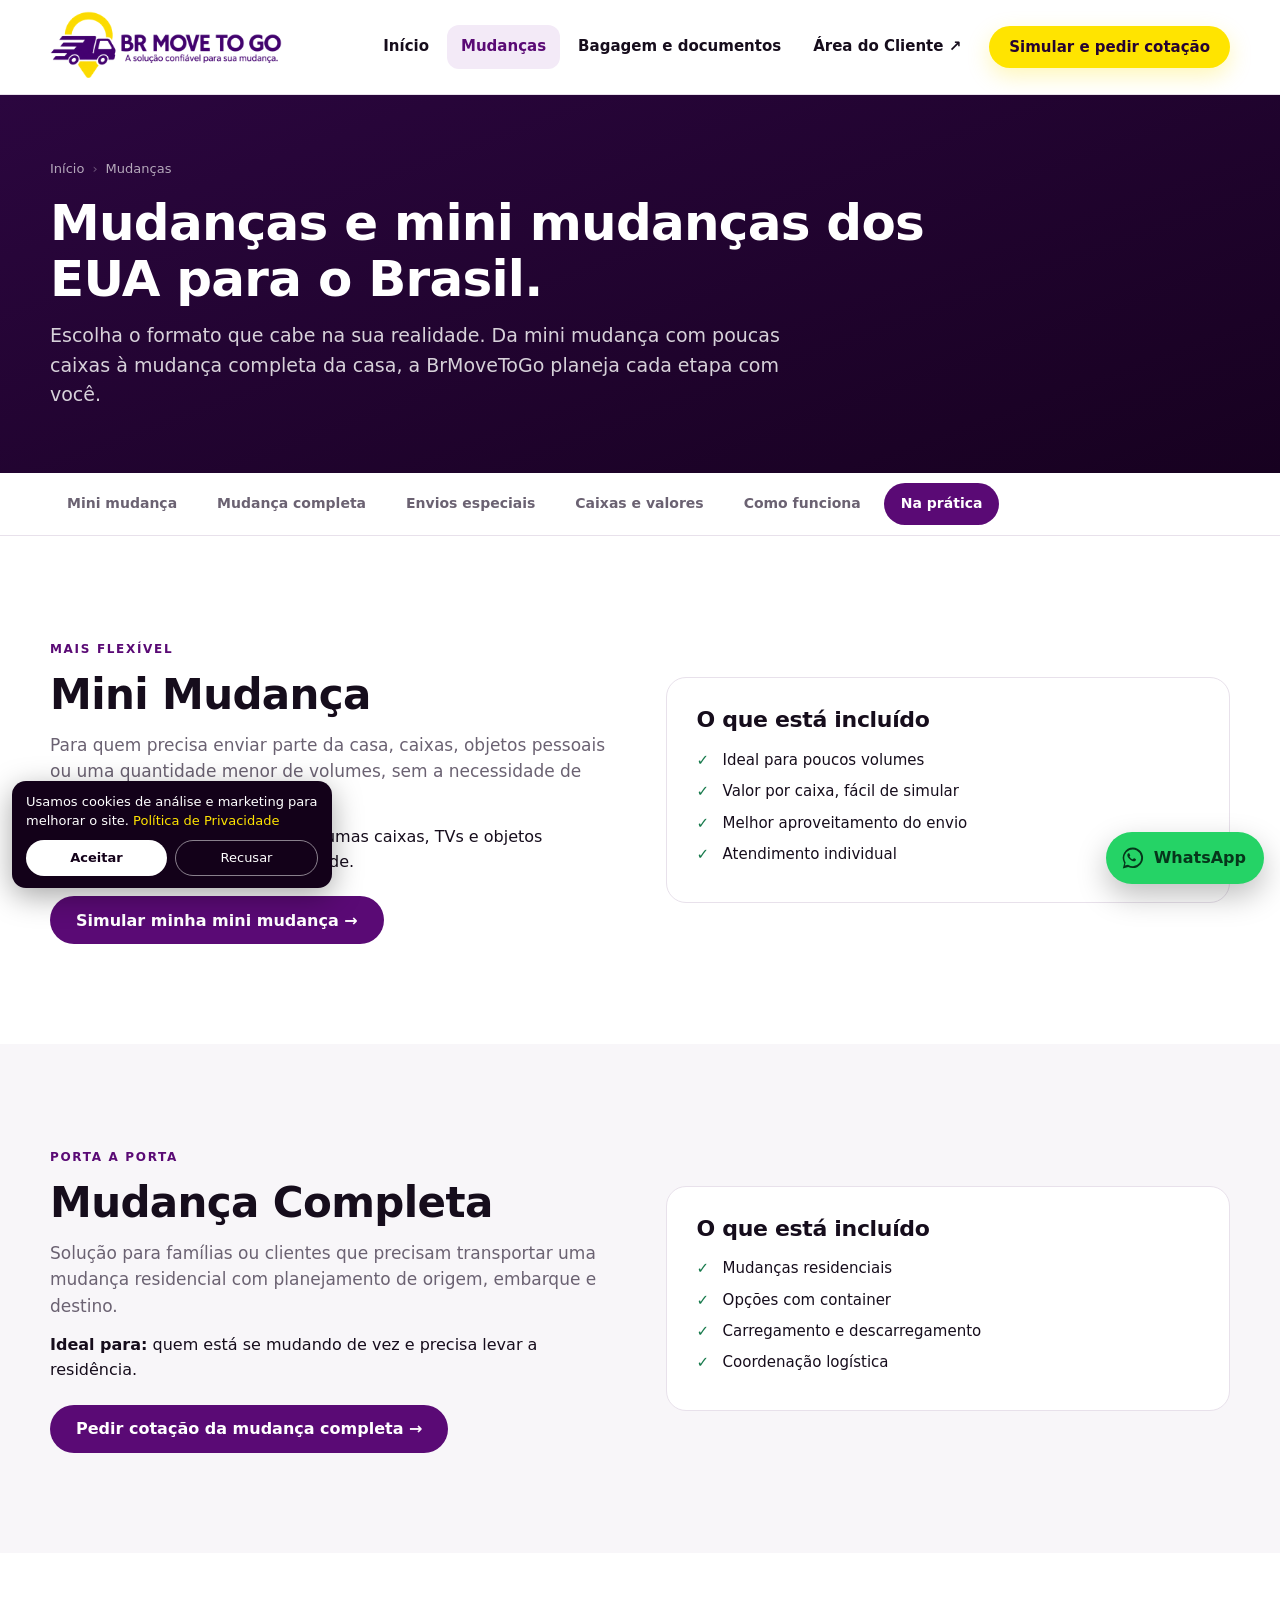
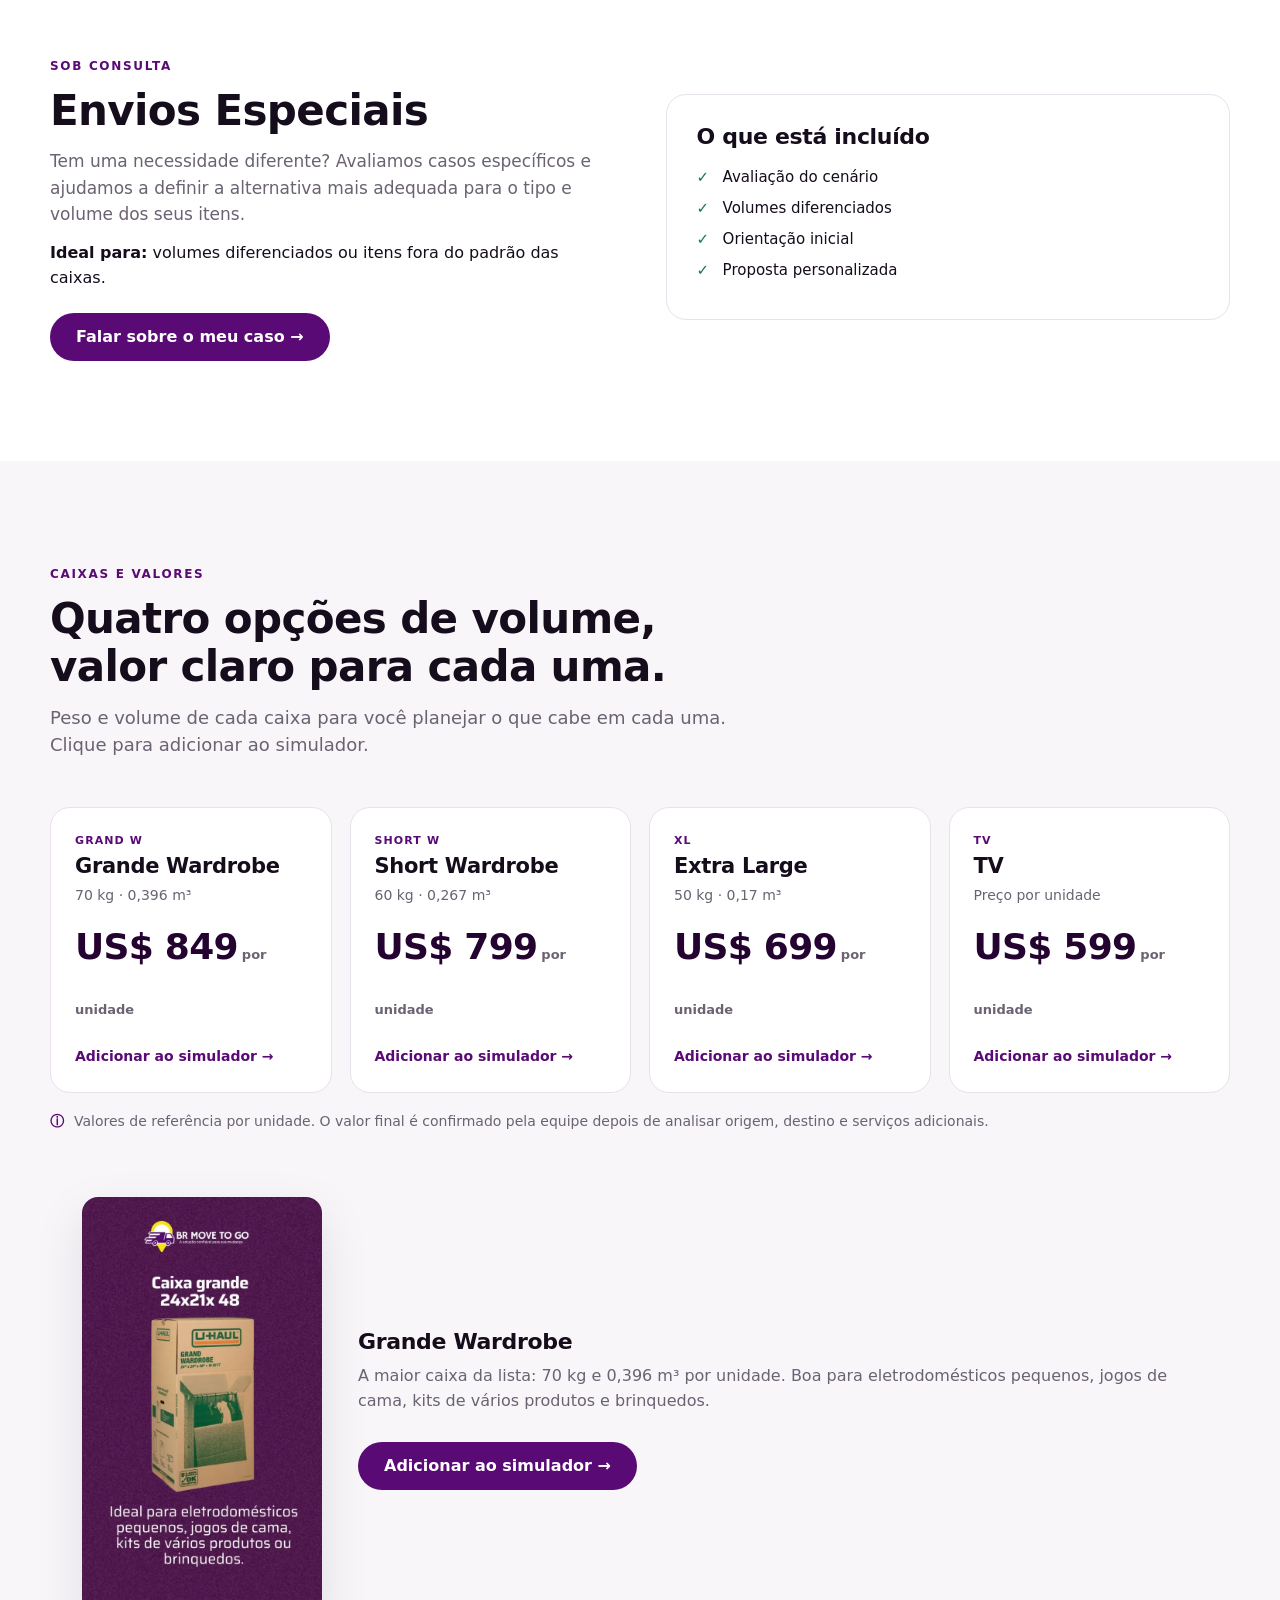
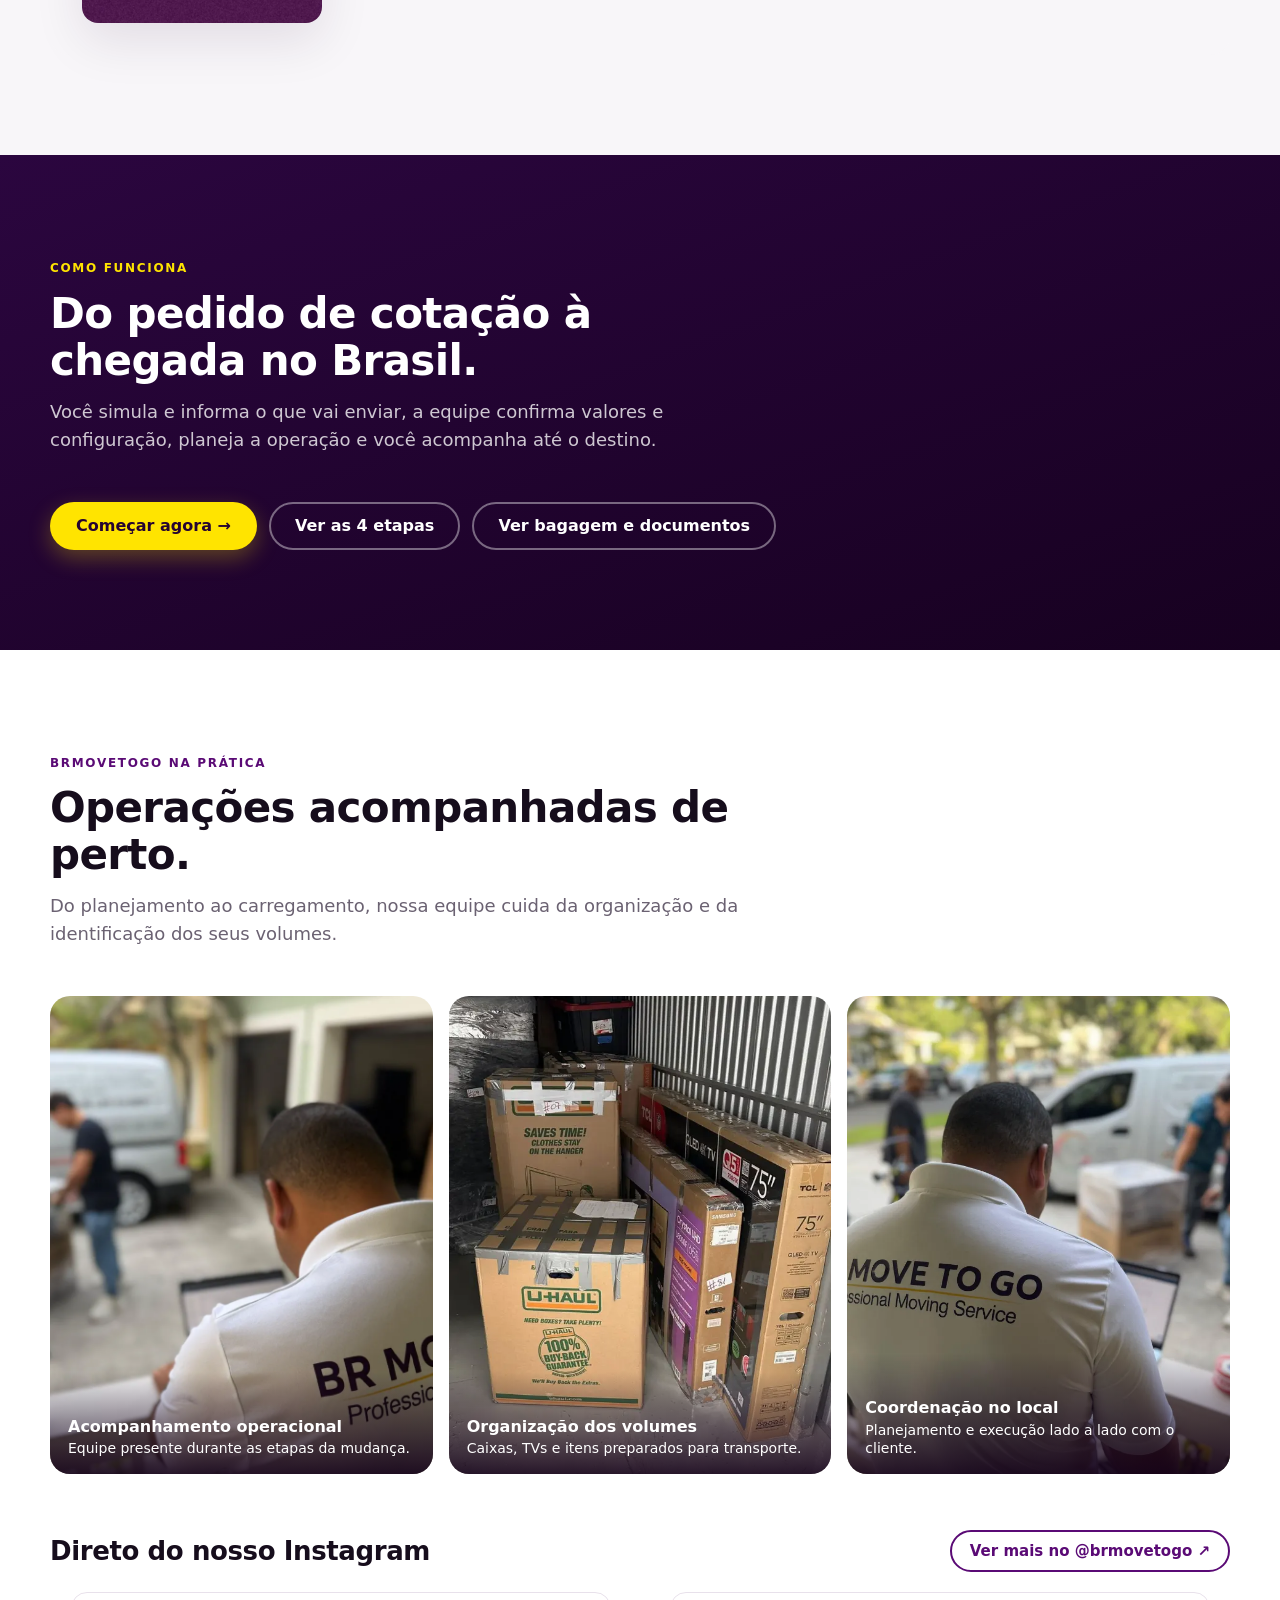
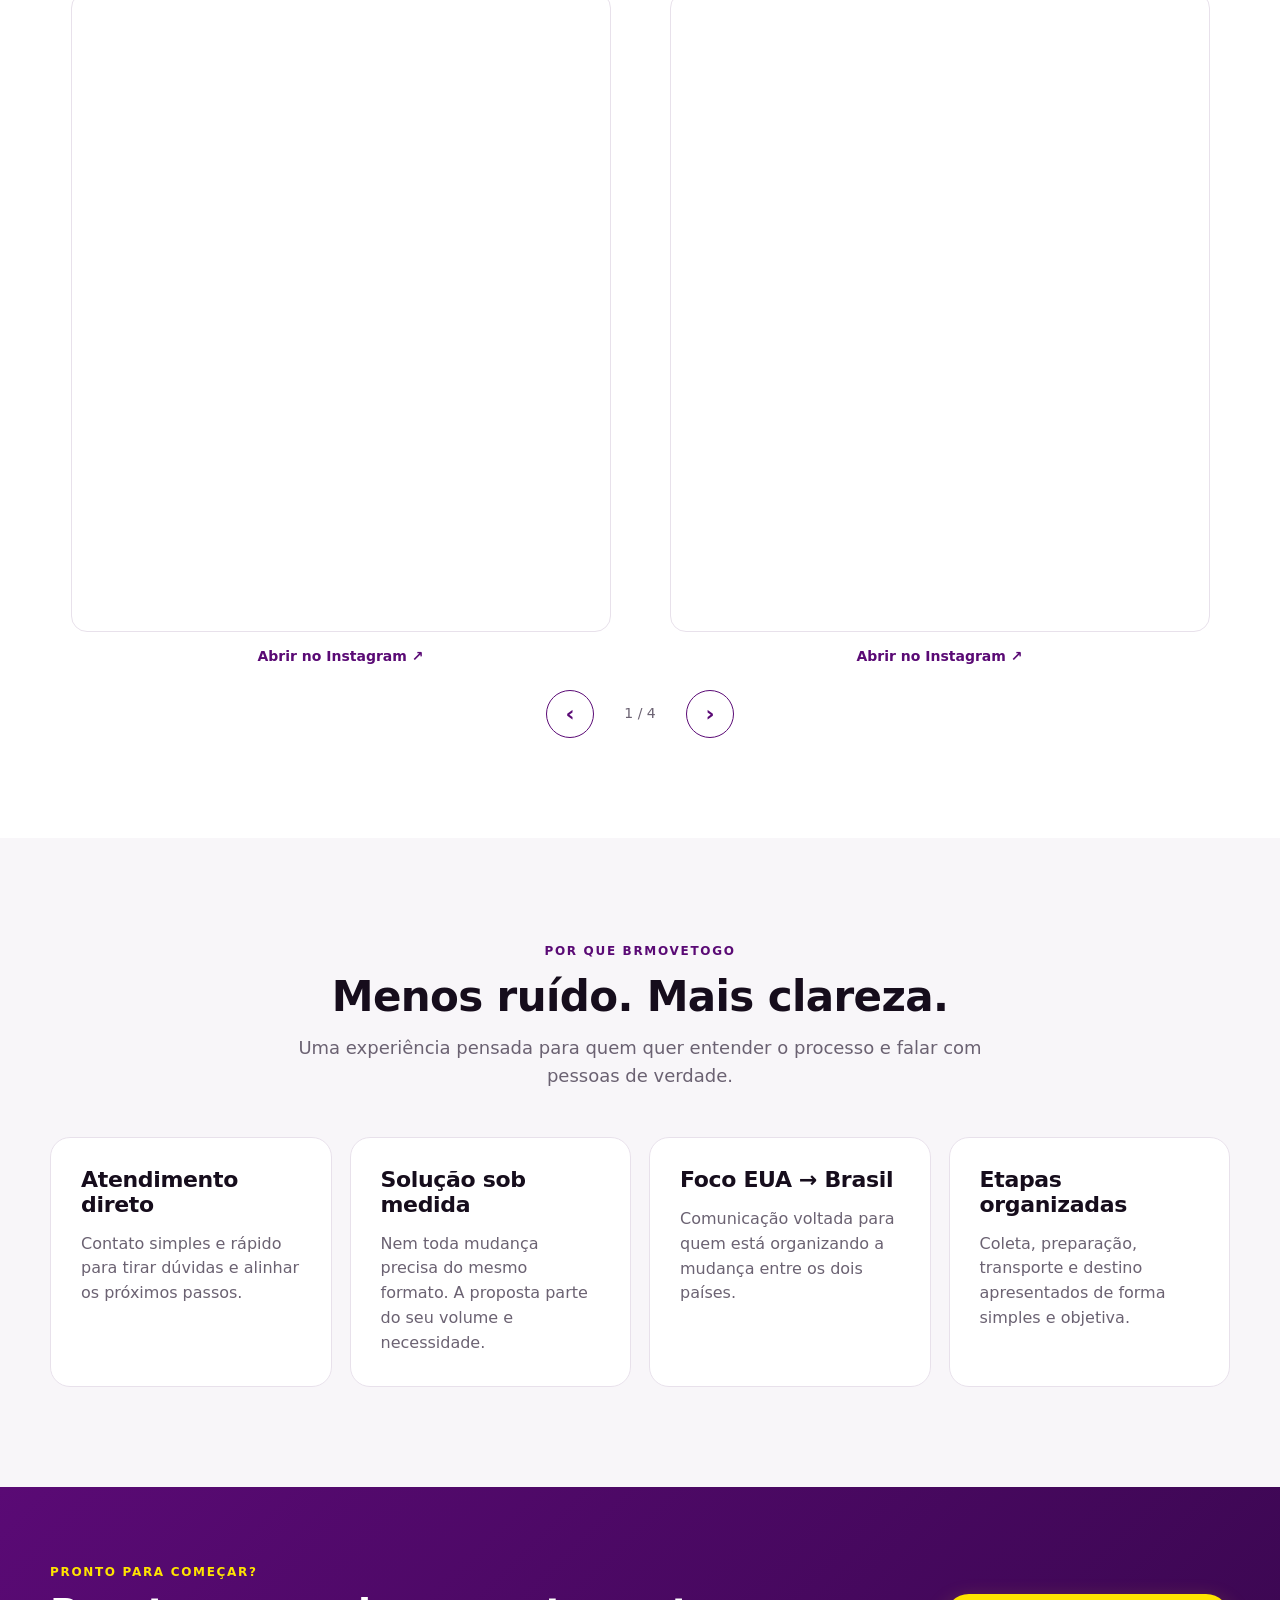
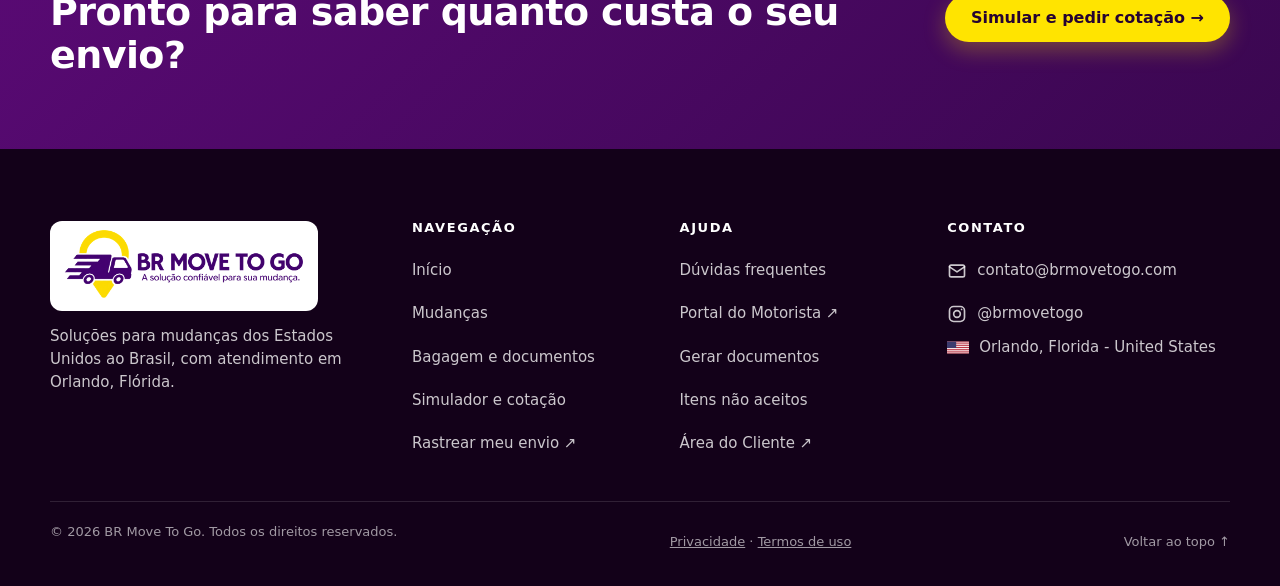
<file: mudancas/index.html>
<!doctype html>
<html lang="pt-BR">
<head>
  <meta charset="utf-8">
  <meta name="viewport" content="width=device-width,initial-scale=1,viewport-fit=cover">
  <title>Mudanças e mini mudanças EUA → Brasil | BrMoveToGo</title>
  <meta name="description" content="Mini mudança, mudança completa e envios especiais dos Estados Unidos para o Brasil. Veja os valores por caixa e como funciona a operação.">
  <meta name="theme-color" content="#2b063f">
  <meta name="robots" content="index,follow,max-image-preview:large">
  <link rel="canonical" href="https://www.brmovetogo.com/mudancas/">
  <meta property="og:type" content="website">
  <meta property="og:title" content="Mudanças e mini mudanças EUA → Brasil | BrMoveToGo">
  <meta property="og:description" content="Mini mudança, mudança completa e envios especiais dos Estados Unidos para o Brasil. Veja os valores por caixa e como funciona a operação.">
  <meta property="og:url" content="https://www.brmovetogo.com/mudancas/">
  <meta property="og:image" content="https://www.brmovetogo.com/img/og-image.jpg">
  <meta property="og:image:width" content="1200">
  <meta property="og:image:height" content="630">
  <meta property="og:locale" content="pt_BR">
  <meta property="og:site_name" content="BrMoveToGo">
  <meta name="twitter:card" content="summary_large_image">
  <meta name="twitter:title" content="Mudanças e mini mudanças EUA → Brasil | BrMoveToGo">
  <meta name="twitter:description" content="Mini mudança, mudança completa e envios especiais dos Estados Unidos para o Brasil. Veja os valores por caixa e como funciona a operação.">
  <meta name="twitter:image" content="https://www.brmovetogo.com/img/og-image.jpg">
  <link rel="icon" href="/favicon.ico" sizes="any">
  <link rel="icon" type="image/png" sizes="48x48" href="/img/favicon-48.png">
  <link rel="apple-touch-icon" href="/img/apple-touch-icon.png">
  <script>document.documentElement.className+=' js'</script>
  <link rel="stylesheet" href="/assets/site.css?v=ig3">
  
</head>
<body>
<a class="skip" href="#conteudo">Pular para o conteúdo</a>
<header class="site-header" id="top">
  <div class="container nav-wrap">
    <a class="brand" href="/" aria-label="BrMoveToGo — página inicial"><img src="/img/logo-header.png?v=2" alt="BR Move To Go" width="650" height="202"></a>
    <button class="menu-btn" type="button" aria-expanded="false" aria-controls="menu" aria-label="Abrir menu"><span></span><span></span><span></span></button>
    <nav id="menu" class="nav" aria-label="Navegação principal"><a href="/">Início</a><a href="/mudancas/" aria-current="page">Mudanças</a><a href="/bagagem-e-documentos/">Bagagem e documentos</a><a href="https://envios.brmovetogo.com/portaldocliente/" target="_blank" rel="noopener" title="Acompanhar envio e enviar documentos">Área do Cliente ↗</a><a class="btn btn-primary btn-small" href="/simulador/">Simular e pedir cotação</a></nav>
  </div>
</header>
<main id="conteudo">

<section class="page-hero"><div class="container"><nav class="crumbs" aria-label="Você está em"><a href="/">Início</a><span aria-hidden="true">›</span><span>Mudanças</span></nav>
  <h1>Mudanças e mini mudanças dos EUA para o Brasil.</h1>
  <p>Escolha o formato que cabe na sua realidade. Da mini mudança com poucas caixas à mudança completa da casa, a BrMoveToGo planeja cada etapa com você.</p></div></section>
<nav class="subnav" aria-label="Nesta página"><div class="container">
  <a href="#mini">Mini mudança</a><a href="#completa">Mudança completa</a><a href="#especiais">Envios especiais</a><a href="#caixas">Caixas e valores</a><a href="#como-funciona">Como funciona</a><a href="#pratica">Na prática</a></div></nav>
<section class="section" id="mini"><div class="container split">
  <div class="reveal"><span class="kicker">MAIS FLEXÍVEL</span><h2 class="h2">Mini Mudança</h2>
    <p style="color:var(--muted);font-size:17px;margin-bottom:14px">Para quem precisa enviar parte da casa, caixas, objetos pessoais ou uma quantidade menor de volumes, sem a necessidade de uma mudança completa.</p>
    <p style="margin-bottom:22px"><b>Ideal para:</b> quem quer enviar algumas caixas, TVs e objetos pessoais com valor claro por unidade.</p>
    <a class="btn btn-purple" href="/simulador/?tipo=mini">Simular minha mini mudança →</a></div>
  <div class="card reveal"><h3>O que está incluído</h3><ul><li>Ideal para poucos volumes</li><li>Valor por caixa, fácil de simular</li><li>Melhor aproveitamento do envio</li><li>Atendimento individual</li></ul></div>
</div></section>
<section class="section section-alt" id="completa"><div class="container split">
  <div class="reveal"><span class="kicker">PORTA A PORTA</span><h2 class="h2">Mudança Completa</h2>
    <p style="color:var(--muted);font-size:17px;margin-bottom:14px">Solução para famílias ou clientes que precisam transportar uma mudança residencial com planejamento de origem, embarque e destino.</p>
    <p style="margin-bottom:22px"><b>Ideal para:</b> quem está se mudando de vez e precisa levar a residência.</p>
    <a class="btn btn-purple" href="/simulador/?tipo=completa">Pedir cotação da mudança completa →</a></div>
  <div class="card reveal"><h3>O que está incluído</h3><ul><li>Mudanças residenciais</li><li>Opções com container</li><li>Carregamento e descarregamento</li><li>Coordenação logística</li></ul></div>
</div></section>
<section class="section" id="especiais"><div class="container split">
  <div class="reveal"><span class="kicker">SOB CONSULTA</span><h2 class="h2">Envios Especiais</h2>
    <p style="color:var(--muted);font-size:17px;margin-bottom:14px">Tem uma necessidade diferente? Avaliamos casos específicos e ajudamos a definir a alternativa mais adequada para o tipo e volume dos seus itens.</p>
    <p style="margin-bottom:22px"><b>Ideal para:</b> volumes diferenciados ou itens fora do padrão das caixas.</p>
    <a class="btn btn-purple" href="/simulador/?tipo=especial">Falar sobre o meu caso →</a></div>
  <div class="card reveal"><h3>O que está incluído</h3><ul><li>Avaliação do cenário</li><li>Volumes diferenciados</li><li>Orientação inicial</li><li>Proposta personalizada</li></ul></div>
</div></section>

<section class="section section-alt" id="caixas"><div class="container">
  <div class="section-head reveal"><span class="kicker">CAIXAS E VALORES</span><h2>Quatro opções de volume, valor claro para cada uma.</h2>
    <p>Peso e volume de cada caixa para você planejar o que cabe em cada uma. Clique para adicionar ao simulador.</p></div>
  <div class="price-grid"><a class="price-tile reveal" href="/simulador/?add=grand">
  <span class="tag">Grand W</span><h3>Grande Wardrobe</h3><span class="specs">70 kg · 0,396 m³</span>
  <span class="price">US$ 849<small>por unidade</small></span>
  <span class="go">Adicionar ao simulador →</span></a><a class="price-tile reveal" href="/simulador/?add=short">
  <span class="tag">Short W</span><h3>Short Wardrobe</h3><span class="specs">60 kg · 0,267 m³</span>
  <span class="price">US$ 799<small>por unidade</small></span>
  <span class="go">Adicionar ao simulador →</span></a><a class="price-tile reveal" href="/simulador/?add=xl">
  <span class="tag">XL</span><h3>Extra Large</h3><span class="specs">50 kg · 0,17 m³</span>
  <span class="price">US$ 699<small>por unidade</small></span>
  <span class="go">Adicionar ao simulador →</span></a><a class="price-tile reveal" href="/simulador/?add=tv">
  <span class="tag">TV</span><h3>TV</h3><span class="specs">Preço por unidade</span>
  <span class="price">US$ 599<small>por unidade</small></span>
  <span class="go">Adicionar ao simulador →</span></a></div>
  <p class="price-note"><b>ⓘ</b><span>Valores de referência por unidade. O valor final é confirmado pela equipe depois de analisar origem, destino e serviços adicionais.</span></p>
  <div class="box-feature reveal">
    <img src="/img/box-card-1.webp" alt="Grand Wardrobe, caixa grande de 24 x 21 x 48 polegadas" width="620" height="1102" loading="lazy" decoding="async">
    <div><h3>Grande Wardrobe</h3>
      <p>A maior caixa da lista: 70 kg e 0,396 m³ por unidade. Boa para eletrodomésticos pequenos, jogos de cama, kits de vários produtos e brinquedos.</p>
      <div class="cta-row"><a class="btn btn-purple" href="/simulador/?add=grand">Adicionar ao simulador →</a></div></div>
  </div>
</div></section>

<section class="section section-dark" id="como-funciona"><div class="container">
  <div class="section-head reveal"><span class="kicker">COMO FUNCIONA</span><h2>Do pedido de cotação à chegada no Brasil.</h2>
    <p>Você simula e informa o que vai enviar, a equipe confirma valores e configuração, planeja a operação e você acompanha até o destino.</p></div>
  <div class="cta-row"><a class="btn btn-primary" href="/simulador/">Começar agora →</a>
    <a class="btn btn-ghost" href="/#como-funciona">Ver as 4 etapas</a>
    <a class="btn btn-ghost" href="/bagagem-e-documentos/">Ver bagagem e documentos</a></div>
</div></section>

<section class="section" id="pratica"><div class="container">
  <div class="section-head reveal"><span class="kicker">BRMOVETOGO NA PRÁTICA</span><h2>Operações acompanhadas de perto.</h2>
    <p>Do planejamento ao carregamento, nossa equipe cuida da organização e da identificação dos seus volumes.</p></div>
  <div class="gallery">
    <figure class="shot reveal"><img src="/img/operation-main.webp" alt="Profissional BrMoveToGo acompanhando uma operação de mudança" width="1000" height="1000" loading="lazy" decoding="async"><figcaption><b>Acompanhamento operacional</b>Equipe presente durante as etapas da mudança.</figcaption></figure>
    <figure class="shot reveal"><img src="/img/operation-2.webp" alt="Volumes organizados e identificados para envio internacional" width="620" height="1102" loading="lazy" decoding="async"><figcaption><b>Organização dos volumes</b>Caixas, TVs e itens preparados para transporte.</figcaption></figure>
    <figure class="shot reveal"><img src="/img/hero-badge.webp" alt="Equipe BrMoveToGo organizando uma mudança" width="900" height="900" loading="lazy" decoding="async"><figcaption><b>Coordenação no local</b>Planejamento e execução lado a lado com o cliente.</figcaption></figure>
  </div>
    <div class="ig-block reveal">
      <style>.ig-block{margin-top:clamp(36px,5vw,56px)}.ig-head{display:flex;flex-wrap:wrap;gap:12px 20px;align-items:center;justify-content:space-between;margin-bottom:20px}.ig-head h3{font-size:clamp(20px,2.6vw,26px);font-weight:800}.ig-grid{display:grid;gap:18px;grid-template-columns:1fr;justify-items:center}.ig-item{width:100%;max-width:540px;display:flex;flex-direction:column;align-items:center;gap:6px}.ig-link{font-weight:700;font-size:14px;color:var(--purple);padding:8px 12px}.ig-link:hover{text-decoration:underline}.ig-item:last-child:nth-child(odd){grid-column:1/-1}.ig-frame{width:100%;max-width:540px;height:640px;border:1px solid var(--line);border-radius:16px;background:#fff}@media(min-width:760px){.ig-grid{grid-template-columns:repeat(2,minmax(0,1fr))}}</style>
      <div class="ig-head"><h3>Direto do nosso Instagram</h3><a class="btn btn-outline btn-small" href="https://www.instagram.com/brmovetogo/" target="_blank" rel="noopener">Ver mais no @brmovetogo ↗</a></div>
      <div class="ig-grid"><div class="ig-item"><iframe class="ig-frame" src="https://www.instagram.com/p/DdZ-wfAlIBl/embed/" title="Post do Instagram da BrMoveToGo" loading="lazy" scrolling="no" allowtransparency="true" allow="encrypted-media"></iframe><a class="ig-link" href="https://www.instagram.com/p/DdZ-wfAlIBl/" target="_blank" rel="noopener">Abrir no Instagram ↗</a></div><div class="ig-item"><iframe class="ig-frame" src="https://www.instagram.com/p/DYN02p1kplG/embed/" title="Post do Instagram da BrMoveToGo" loading="lazy" scrolling="no" allowtransparency="true" allow="encrypted-media"></iframe><a class="ig-link" href="https://www.instagram.com/p/DYN02p1kplG/" target="_blank" rel="noopener">Abrir no Instagram ↗</a></div><div class="ig-item"><iframe class="ig-frame" src="https://www.instagram.com/p/DXx6J10tIF-/embed/" title="Post do Instagram da BrMoveToGo" loading="lazy" scrolling="no" allowtransparency="true" allow="encrypted-media"></iframe><a class="ig-link" href="https://www.instagram.com/p/DXx6J10tIF-/" target="_blank" rel="noopener">Abrir no Instagram ↗</a></div><div class="ig-item"><iframe class="ig-frame" src="https://www.instagram.com/p/DcOmSTEjqKm/embed/" title="Post do Instagram da BrMoveToGo" loading="lazy" scrolling="no" allowtransparency="true" allow="encrypted-media"></iframe><a class="ig-link" href="https://www.instagram.com/p/DcOmSTEjqKm/" target="_blank" rel="noopener">Abrir no Instagram ↗</a></div><div class="ig-item"><iframe class="ig-frame" src="https://www.instagram.com/p/DfFCWuuPIxl/embed/" title="Post do Instagram da BrMoveToGo" loading="lazy" scrolling="no" allowtransparency="true" allow="encrypted-media"></iframe><a class="ig-link" href="https://www.instagram.com/p/DfFCWuuPIxl/" target="_blank" rel="noopener">Abrir no Instagram ↗</a></div><div class="ig-item"><iframe class="ig-frame" src="https://www.instagram.com/p/DfI7UslCY78/embed/" title="Post do Instagram da BrMoveToGo" loading="lazy" scrolling="no" allowtransparency="true" allow="encrypted-media"></iframe><a class="ig-link" href="https://www.instagram.com/p/DfI7UslCY78/" target="_blank" rel="noopener">Abrir no Instagram ↗</a></div><div class="ig-item"><iframe class="ig-frame" src="https://www.instagram.com/p/DezH9a0kUf5/embed/" title="Post do Instagram da BrMoveToGo" loading="lazy" scrolling="no" allowtransparency="true" allow="encrypted-media"></iframe><a class="ig-link" href="https://www.instagram.com/p/DezH9a0kUf5/" target="_blank" rel="noopener">Abrir no Instagram ↗</a></div></div>
    </div>
</div></section>

<section class="section section-alt"><div class="container">
  <div class="section-head center reveal"><span class="kicker">POR QUE BRMOVETOGO</span><h2>Menos ruído. Mais clareza.</h2>
    <p>Uma experiência pensada para quem quer entender o processo e falar com pessoas de verdade.</p></div>
  <div class="cards-3" style="grid-template-columns:repeat(auto-fit,minmax(240px,1fr))">
    <div class="card reveal"><h3>Atendimento direto</h3><p>Contato simples e rápido para tirar dúvidas e alinhar os próximos passos.</p></div>
    <div class="card reveal"><h3>Solução sob medida</h3><p>Nem toda mudança precisa do mesmo formato. A proposta parte do seu volume e necessidade.</p></div>
    <div class="card reveal"><h3>Foco EUA → Brasil</h3><p>Comunicação voltada para quem está organizando a mudança entre os dois países.</p></div>
    <div class="card reveal"><h3>Etapas organizadas</h3><p>Coleta, preparação, transporte e destino apresentados de forma simples e objetiva.</p></div>
  </div>
</div></section>
<section class="final-cta"><div class="container">
  <div><span>PRONTO PARA COMEÇAR?</span><h2>Pronto para saber quanto custa o seu envio?</h2></div>
  <a class="btn btn-primary" href="/simulador/">Simular e pedir cotação →</a>
</div></section>

</main>
<footer class="site-footer">
  <div class="container">
    <div class="footer-grid">
      <div class="footer-brand">
        <img src="/img/logo.png?v=2" alt="BR Move To Go" width="862" height="267" loading="lazy" decoding="async">
        <p>Soluções para mudanças dos Estados Unidos ao Brasil, com atendimento em Orlando, Flórida.</p>
      </div>
      <div>
        <h4>Navegação</h4>
        <ul>
          <li><a href="/">Início</a></li>
          <li><a href="/mudancas/">Mudanças</a></li>
          <li><a href="/bagagem-e-documentos/">Bagagem e documentos</a></li>
          <li><a href="/simulador/">Simulador e cotação</a></li>
          <li><a href="https://envios.brmovetogo.com/rastreio" target="_blank" rel="noopener">Rastrear meu envio ↗</a></li>
        </ul>
      </div>
      <div>
        <h4>Ajuda</h4>
        <ul>
          <li><a href="/#faq">Dúvidas frequentes</a></li>
          <li><a href="https://envios.brmovetogo.com/portaldomotorista/" target="_blank" rel="noopener">Portal do Motorista ↗</a></li>
          <li><a href="/bagagem-e-documentos/#gerar">Gerar documentos</a></li>
          <li><a href="/bagagem-e-documentos/#itens">Itens não aceitos</a></li>
          <li><a href="https://envios.brmovetogo.com/portaldocliente/" target="_blank" rel="noopener">Área do Cliente ↗</a></li>
        </ul>
      </div>
      <div>
        <h4>Contato</h4>
        <ul>
          <li style="display:flex;align-items:center;gap:10px"><svg width="20" height="20" viewBox="0 0 24 24" fill="none" stroke="currentColor" stroke-width="2" stroke-linecap="round" stroke-linejoin="round" aria-hidden="true" style="flex:0 0 20px"><rect x="3" y="5" width="18" height="14" rx="2"/><path d="m3 7 9 6 9-6"/></svg><a href="mailto:contato@brmovetogo.com">contato@brmovetogo.com</a></li>
          <li style="display:flex;align-items:center;gap:10px"><svg width="20" height="20" viewBox="0 0 24 24" fill="none" stroke="currentColor" stroke-width="2" stroke-linecap="round" stroke-linejoin="round" aria-hidden="true" style="flex:0 0 20px"><rect x="3" y="3" width="18" height="18" rx="5"/><circle cx="12" cy="12" r="4"/><circle cx="17.5" cy="6.5" r="1" fill="currentColor" stroke="none"/></svg><a href="https://www.instagram.com/brmovetogo/" target="_blank" rel="noopener">@brmovetogo</a></li>
          <li style="display:flex;align-items:center;gap:10px"><svg width="22" height="15" viewBox="0 0 24 13" aria-label="Estados Unidos" role="img" style="flex:0 0 22px;border-radius:2px"><rect width="24" height="13" fill="#fff"/><rect y="0" width="24" height="1" fill="#b22234"/><rect y="2" width="24" height="1" fill="#b22234"/><rect y="4" width="24" height="1" fill="#b22234"/><rect y="6" width="24" height="1" fill="#b22234"/><rect y="8" width="24" height="1" fill="#b22234"/><rect y="10" width="24" height="1" fill="#b22234"/><rect y="12" width="24" height="1" fill="#b22234"/><rect width="10" height="7" fill="#3c3b6e"/></svg><span>Orlando, Florida - United States</span></li>
        </ul>
      </div>
    </div>
    <div class="footer-bottom">
      <span>© <span id="year">2026</span> BR Move To Go. Todos os direitos reservados.</span>
      <span><button type="button" data-legal="privacy">Privacidade</button> · <button type="button" data-legal="terms">Termos de uso</button></span>
      <a href="#top">Voltar ao topo ↑</a>
    </div>
  </div>
</footer>
<a class="wa-float" href="https://wa.me/16893167399?text=Ol%C3%A1%21%20Vim%20pela%20p%C3%A1gina%20de%20Mudan%C3%A7as%20do%20site%20da%20BrMoveToGo%20e%20gostaria%20de%20cotar%20uma%20mudan%C3%A7a." target="_blank" rel="noopener" aria-label="Falar com a BrMoveToGo pelo WhatsApp"><svg viewBox="0 0 32 32" aria-hidden="true"><path d="M19.11 17.21c-.26-.13-1.55-.76-1.79-.85-.24-.09-.42-.13-.59.13-.17.26-.68.85-.83 1.02-.15.17-.31.2-.57.07-.26-.13-1.1-.41-2.1-1.29-.78-.69-1.3-1.54-1.45-1.8-.15-.26-.02-.4.11-.53.12-.12.26-.31.39-.46.13-.15.17-.26.26-.44.09-.17.04-.33-.02-.46-.07-.13-.59-1.42-.81-1.94-.21-.51-.43-.44-.59-.45h-.5c-.17 0-.46.07-.7.33-.24.26-.92.9-.92 2.2s.94 2.55 1.07 2.73c.13.17 1.85 2.83 4.49 3.97.63.27 1.12.43 1.5.55.63.2 1.2.17 1.65.1.5-.07 1.55-.63 1.77-1.24.22-.61.22-1.13.15-1.24-.06-.11-.24-.17-.5-.3z"/><path d="M16.03 3.2A12.62 12.62 0 0 0 5.2 22.31L3.5 28.8l6.64-1.74A12.6 12.6 0 1 0 16.03 3.2zm0 22.94c-2.02 0-4-.55-5.72-1.59l-.41-.24-3.94 1.03 1.05-3.84-.27-.42a10.35 10.35 0 1 1 9.29 5.06z"/></svg><b>WhatsApp</b></a>
<div class="legal-modal" id="privacyModal" aria-hidden="true" role="dialog" aria-modal="true" aria-label="Política de Privacidade">
  <div class="legal-dialog">
    <button class="legal-close" type="button" aria-label="Fechar">×</button>
    <style>.legal-dialog p b{color:var(--ink)}.legal-dialog a{color:var(--purple)}</style>
    <span class="kicker">PRIVACIDADE</span>
    <h2>Política de Privacidade</h2>
    <p><b>Quem somos.</b> O site brmovetogo.com é operado pela BR Move To Go LLC (EIN 37-2155018), com sede em Orlando, Florida (EUA), responsável pelo tratamento dos dados descritos aqui. Contato para assuntos de privacidade: <a href="mailto:contato@brmovetogo.com">contato@brmovetogo.com</a>.</p>
    <p><b>Dados que coletamos.</b> (1) Dados que você informa no simulador: itens e quantidades, CEP/ZIP, cidade, estado, endereço de destino e, se quiser, uma descrição. Eles são usados para montar a sua cotação. (2) Dados de navegação, coletados apenas se você aceitar os cookies: páginas visitadas, tipo de dispositivo, origem do acesso e cliques no botão de WhatsApp.</p>
    <p><b>Para que usamos.</b> Responder à sua solicitação de cotação e contratar o serviço, se for o caso; entender como o site é usado e melhorá-lo; e medir e otimizar a divulgação do nosso serviço.</p>
    <p><b>Como o contato acontece.</b> O simulador não envia seus dados a um servidor nosso: ele monta uma mensagem e abre o WhatsApp, serviço da Meta Platforms, sujeito à política de privacidade dela. A conversa a partir daí é registrada no seu WhatsApp e no nosso.</p>
    <p><b>Cookies e ferramentas de terceiros.</b> Com a sua autorização, usamos o Google Analytics (estatísticas de uso) e o Meta Pixel (medição de campanhas). Se você recusar, essas ferramentas não são carregadas. Os posts do Instagram exibidos no site podem gravar cookies próprios da Meta. Ao preencher CEP ou ZIP, o número é consultado em serviços públicos (ViaCEP, BrasilAPI e zippopotam.us) para completar o endereço.</p>
    <p><b>Compartilhamento.</b> Não vendemos seus dados. Eles podem ser tratados por prestadores que usamos para operar o serviço (como Google, Meta e Amazon Web Services, que hospeda o site), inclusive fora do Brasil, e por parceiros logísticos envolvidos na sua mudança, quando você contratar.</p>
    <p><b>Por quanto tempo.</b> Mantemos os dados de cotação pelo tempo necessário para atender você e cumprir obrigações legais e contratuais; dados de análise seguem os prazos configurados nas ferramentas de terceiros.</p>
    <p><b>Seus direitos.</b> Conforme a LGPD, você pode pedir confirmação do tratamento, acesso, correção, anonimização ou exclusão de dados, portabilidade, informações sobre compartilhamento e a revogação do consentimento. Escreva para <a href="mailto:contato@brmovetogo.com">contato@brmovetogo.com</a>. Você também pode alterar a escolha de cookies apagando os dados do site no seu navegador.</p>
    <p><b>Cuidados.</b> Não envie documentos pessoais, dados bancários ou informações sensíveis no campo de descrição. Informações necessárias à contratação são tratadas diretamente com a nossa equipe.</p>
    <p><b>Atualizações.</b> Podemos atualizar esta política. Última atualização: outubro de 2026.</p>
  </div>
</div>
<div class="legal-modal" id="termsModal" aria-hidden="true" role="dialog" aria-modal="true" aria-label="Termos de Uso">
  <div class="legal-dialog">
    <button class="legal-close" type="button" aria-label="Fechar">×</button>
    <style>.legal-dialog p b{color:var(--ink)}.legal-dialog a{color:var(--purple)}</style>
    <span class="kicker">TERMOS</span>
    <h2>Termos de Uso</h2>
    <p><b>Quem somos.</b> Este site é operado pela BR Move To Go LLC (EIN 37-2155018), com sede em Orlando, Florida (EUA). Ao usar o site, você concorda com estes termos.</p>
    <p><b>Caráter informativo.</b> As informações, os valores e as estimativas apresentados neste site têm finalidade informativa. O simulador de volume não constitui proposta comercial, preço final, prazo garantido ou confirmação de disponibilidade.</p>
    <p><b>Valores.</b> Os valores por volume são exibidos em dólares americanos (US$) e podem mudar sem aviso prévio. O valor final depende da análise do seu caso, do conteúdo, do peso e das dimensões reais e do destino, e só vale quando constar na proposta enviada por nossa equipe.</p>
    <p><b>Desconto progressivo.</b> Em envios com maior quantidade de caixas, a equipe poderá aplicar um desconto progressivo. O desconto é definido pela equipe, depende da análise do caso e não é garantido nem calculado pelo simulador; o valor final consta na proposta enviada.</p>
    <p><b>Contratação.</b> A contratação dos serviços ocorre somente após análise do cenário, apresentação da proposta aplicável e aceite entre as partes. Clicar no WhatsApp ou enviar uma cotação pelo simulador não gera contrato nem reserva de coleta.</p>
    <p><b>Suas informações.</b> Você é responsável por informar dados corretos e completos. Informações incorretas podem alterar o valor, o prazo ou a possibilidade de transporte.</p>
    <p><b>Itens permitidos.</b> Alguns itens não podem ser enviados ou exigem condições especiais, conforme as regras das companhias de transporte e as leis dos EUA e do Brasil. Consulte nossa equipe antes de embalar qualquer item incerto.</p>
    <p><b>Links e serviços de terceiros.</b> O site pode conter links e conteúdos de terceiros, como WhatsApp e Instagram. Não controlamos esses serviços e não somos responsáveis por seu conteúdo ou por suas políticas.</p>
    <p><b>Propriedade intelectual.</b> Textos, imagens, logotipo e demais conteúdos do site pertencem à BR Move To Go LLC ou são usados com autorização. Não é permitido copiá-los ou reutilizá-los sem permissão.</p>
    <p><b>Limitação.</b> Nos limites da lei, não nos responsabilizamos por decisões tomadas apenas com base nas estimativas do site, nem por indisponibilidades temporárias do site ou de serviços de terceiros.</p>
    <p><b>Alterações e contato.</b> Podemos atualizar estes termos a qualquer momento. Dúvidas: <a href="mailto:contato@brmovetogo.com">contato@brmovetogo.com</a>. Última atualização: outubro de 2026.</p>
  </div>
</div>

<script src="/assets/site.js?v=ig5" defer></script>
<script src="/assets/track.js?v=ux3" defer></script></body>
</html>
</file>
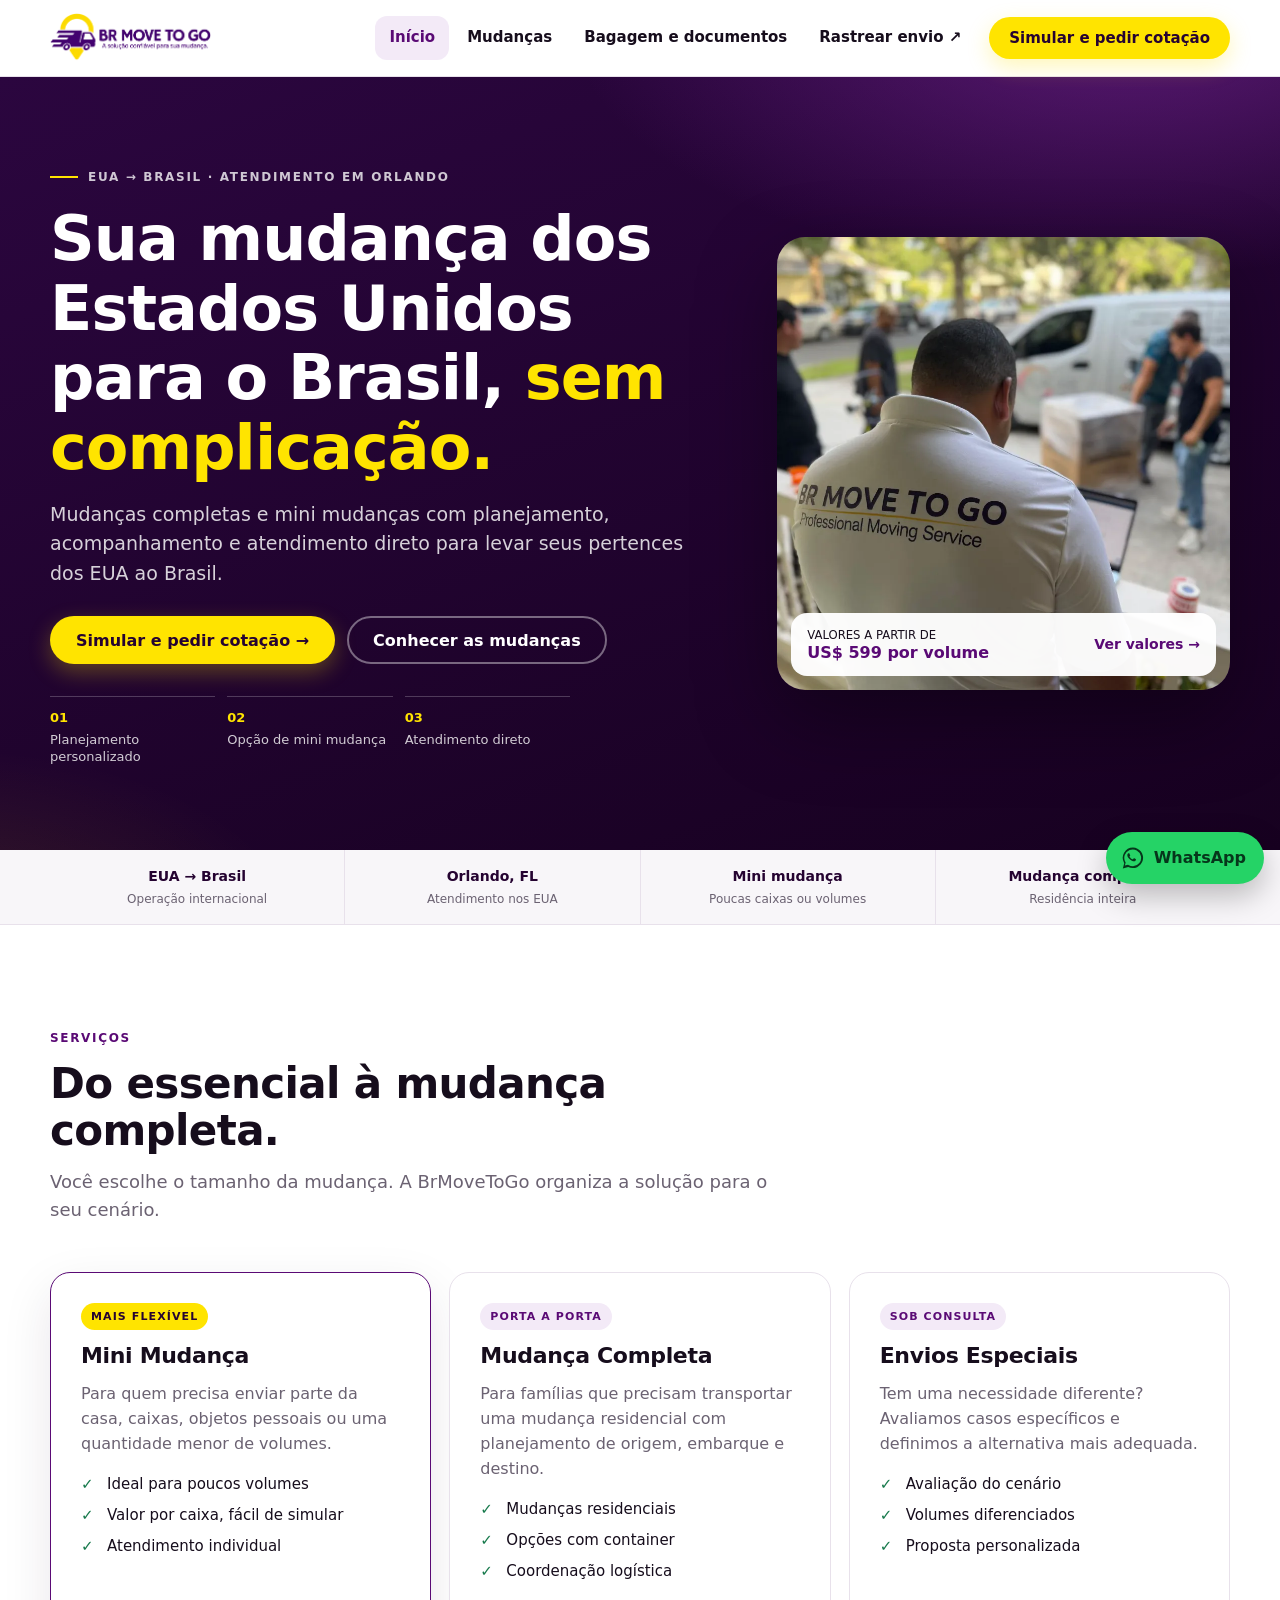
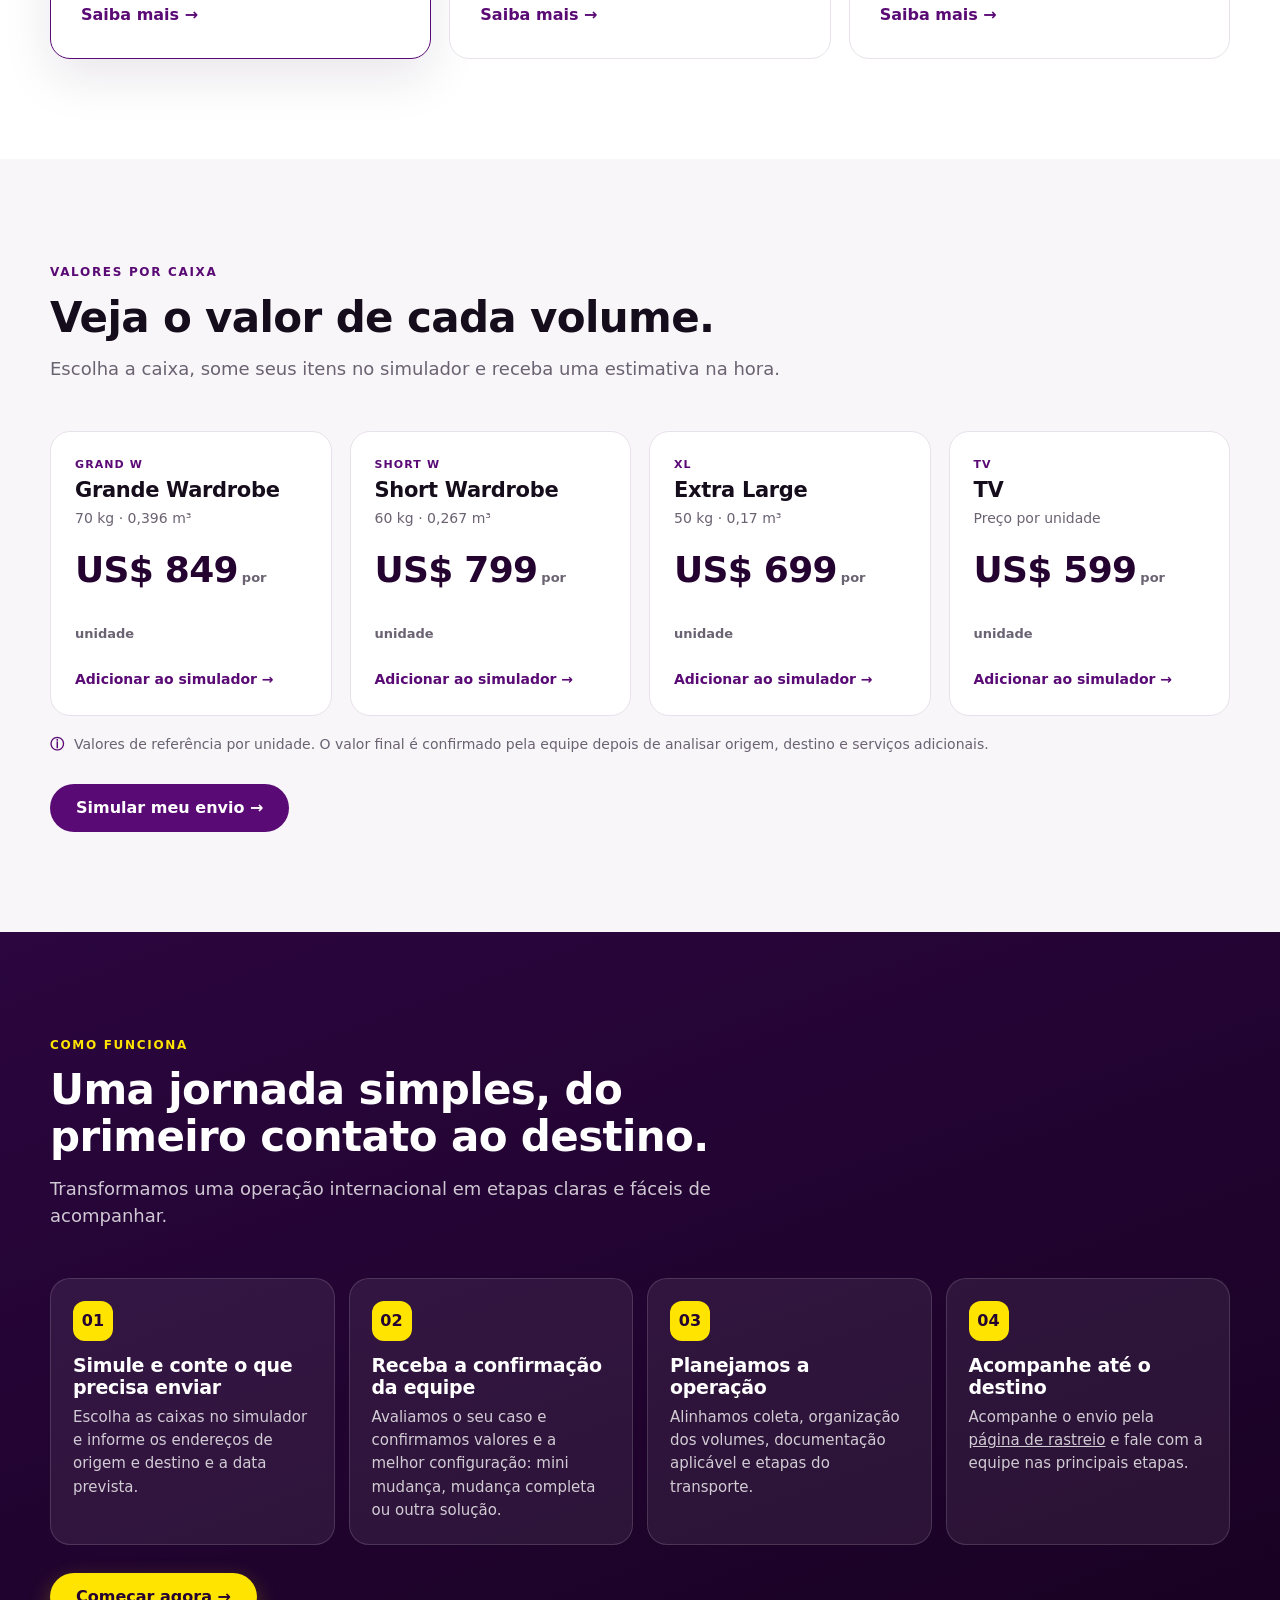
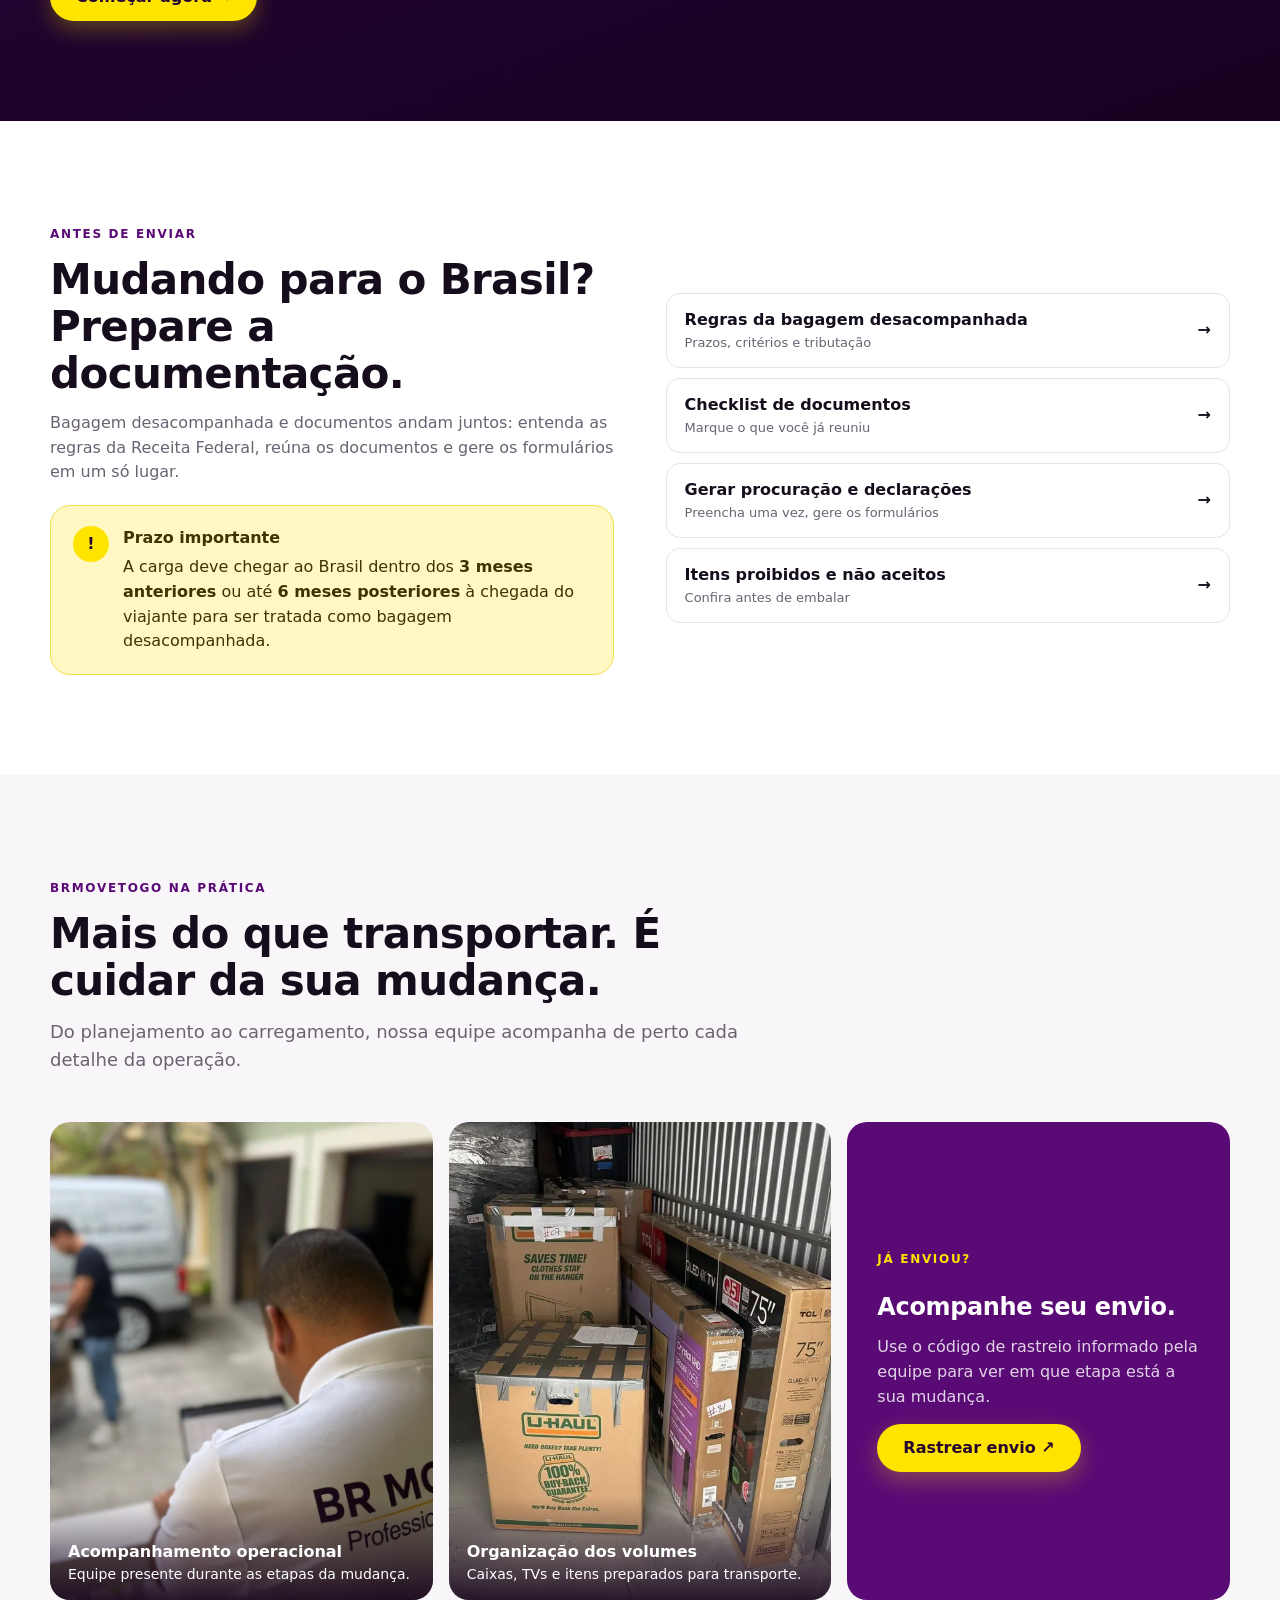
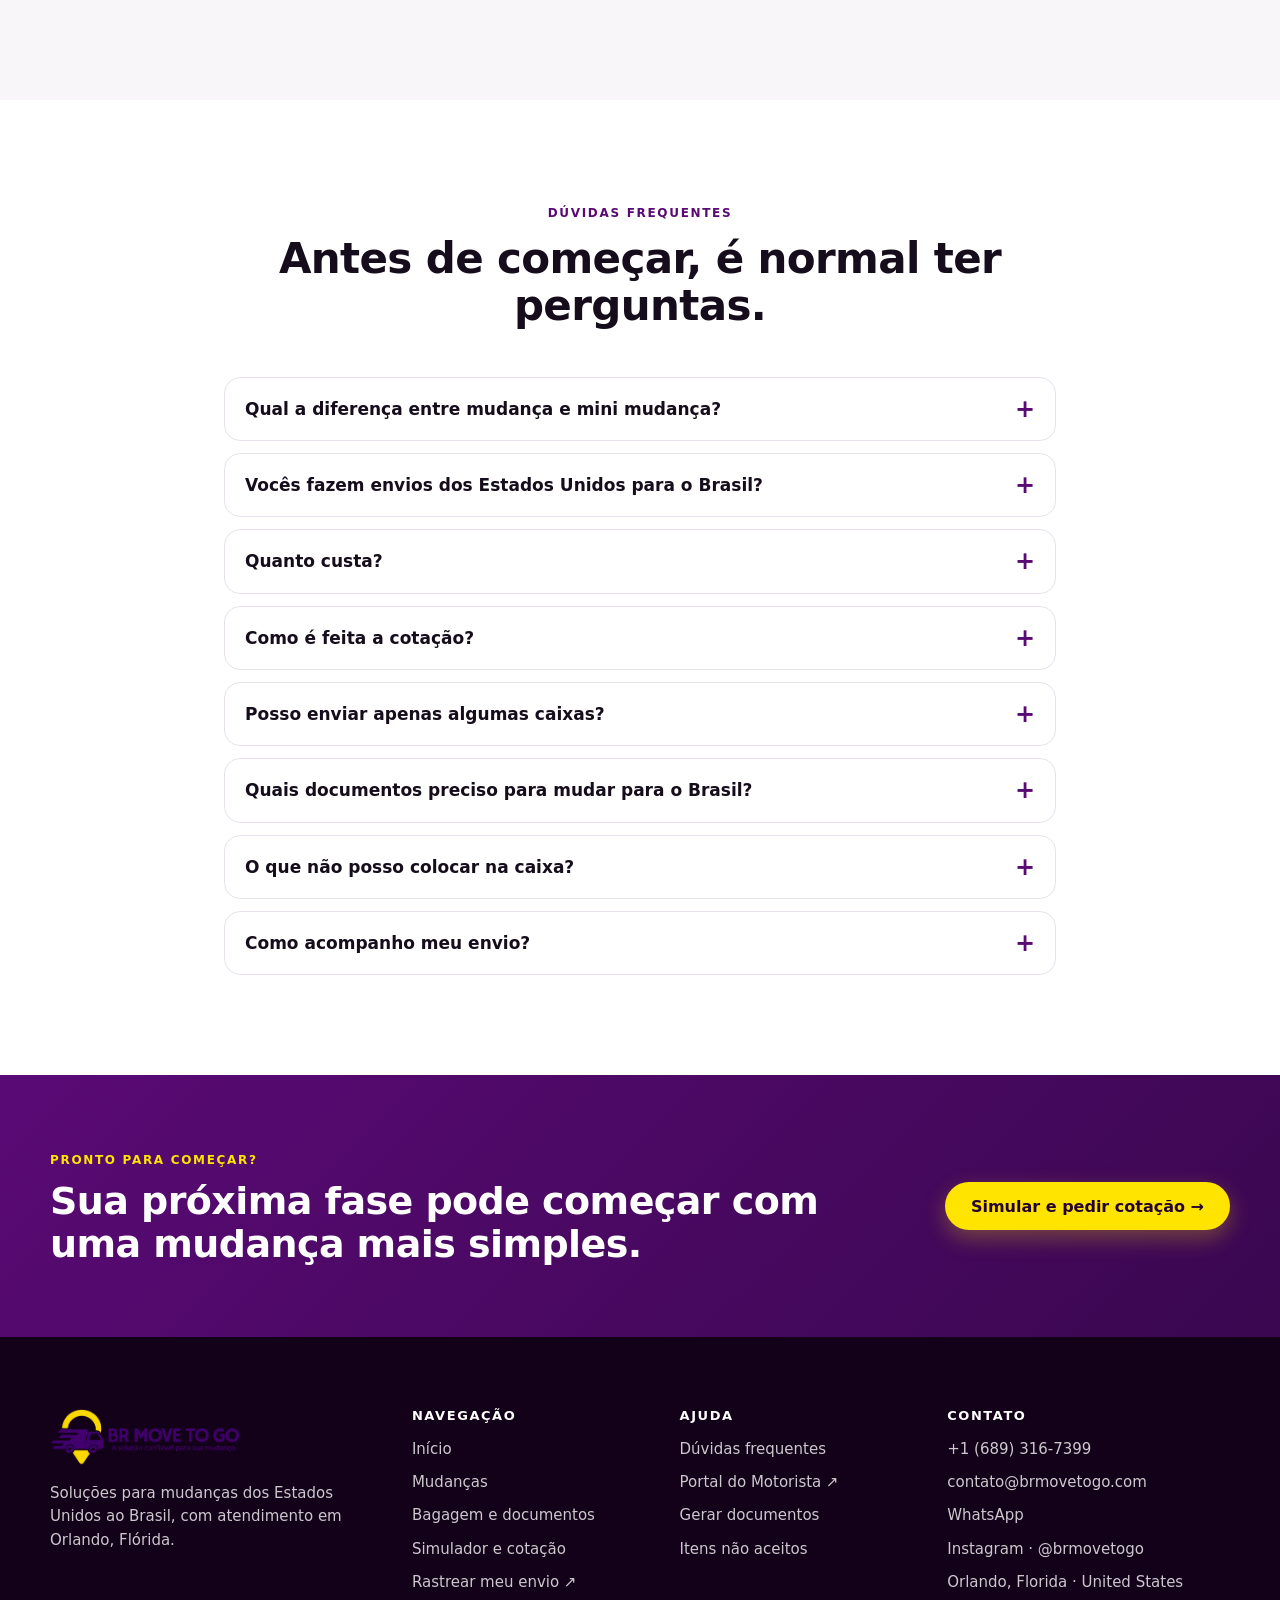
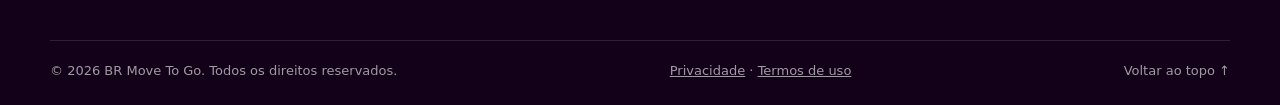
<file: novo/index.html>
<!doctype html>
<html lang="pt-BR">
<head>
  <meta charset="utf-8">
  <meta name="viewport" content="width=device-width,initial-scale=1,viewport-fit=cover">
  <title>BrMoveToGo | Mudanças Internacionais EUA → Brasil</title>
  <meta name="description" content="Mudanças e mini mudanças dos Estados Unidos para o Brasil. Atendimento em Orlando, valores por caixa, simulador e cotação rápida pelo WhatsApp.">
  <meta name="theme-color" content="#2b063f">
  <meta name="robots" content="noindex,nofollow">
  <link rel="icon" href="/favicon.ico" sizes="any">
  <link rel="icon" type="image/png" sizes="48x48" href="/img/favicon-48.png">
  <link rel="apple-touch-icon" href="/img/apple-touch-icon.png">
  <script>document.documentElement.className+=' js'</script>
  <link rel="stylesheet" href="/novo/assets/site.css?v=1e39c652">
  
  <script type="application/ld+json">{"@context": "https://schema.org", "@graph": [{"@type": "MovingCompany", "@id": "https://brmovetogo.com/#empresa", "name": "BR Move To Go", "alternateName": "BrMoveToGo", "url": "https://brmovetogo.com/", "logo": "https://brmovetogo.com/img/logo.png", "image": "https://brmovetogo.com/img/og-image.jpg", "description": "Mudanças e mini mudanças dos Estados Unidos para o Brasil, com atendimento em Orlando, planejamento personalizado e cotação pelo WhatsApp.", "telephone": "+1-689-316-7399", "email": "contato@brmovetogo.com", "address": {"@type": "PostalAddress", "addressLocality": "Orlando", "addressRegion": "FL", "addressCountry": "US"}, "areaServed": [{"@type": "Country", "name": "United States"}, {"@type": "Country", "name": "Brazil"}], "sameAs": ["https://www.instagram.com/brmovetogo/"], "contactPoint": {"@type": "ContactPoint", "telephone": "+1-689-316-7399", "contactType": "customer service", "availableLanguage": ["Portuguese", "English"]}}, {"@type": "WebSite", "@id": "https://brmovetogo.com/#site", "url": "https://brmovetogo.com/", "name": "BrMoveToGo", "inLanguage": "pt-BR", "publisher": {"@id": "https://brmovetogo.com/#empresa"}}, {"@type": "FAQPage", "@id": "https://brmovetogo.com/#faq", "mainEntity": [{"@type": "Question", "name": "Qual a diferença entre mudança e mini mudança?", "acceptedAnswer": {"@type": "Answer", "text": "A mini mudança é indicada quando você tem uma quantidade menor de itens ou volumes. A mudança completa atende operações maiores, geralmente envolvendo uma residência com mais itens e necessidade de uma configuração logística mais ampla."}}, {"@type": "Question", "name": "Vocês fazem envios dos Estados Unidos para o Brasil?", "acceptedAnswer": {"@type": "Answer", "text": "Sim. A BrMoveToGo está baseada em Orlando, Flórida, e o foco do atendimento é organizar mudanças e mini mudanças dos Estados Unidos para o Brasil."}}, {"@type": "Question", "name": "Quanto custa?", "acceptedAnswer": {"@type": "Answer", "text": "O valor depende do que você envia. Por unidade: Grande Wardrobe US$ 849, Short Wardrobe US$ 799, Extra Large US$ 699 e TV US$ 599. Some seus itens no simulador; o valor final é confirmado pela equipe depois de analisar origem, destino e serviços adicionais."}}, {"@type": "Question", "name": "Como é feita a cotação?", "acceptedAnswer": {"@type": "Answer", "text": "Você escolhe as caixas e informa origem, destino e data prevista no simulador. Ao enviar, abrimos o WhatsApp com o resumo pronto, e a equipe confirma valores e configuração."}}, {"@type": "Question", "name": "Posso enviar apenas algumas caixas?", "acceptedAnswer": {"@type": "Answer", "text": "Sim. Esse é justamente um dos cenários em que a mini mudança pode fazer sentido. Escolha a quantidade de cada caixa no simulador e informe o destino para avaliarmos."}}, {"@type": "Question", "name": "Quais documentos preciso para mudar para o Brasil?", "acceptedAnswer": {"@type": "Answer", "text": "Normalmente RG, CPF, passaporte, comprovantes de residência, passagem aérea, relação de bens e conta gov.br prata ou ouro. Veja a lista completa e gere os formulários em Bagagem e documentos."}}, {"@type": "Question", "name": "O que não posso colocar na caixa?", "acceptedAnswer": {"@type": "Answer", "text": "Armas de fogo, joias, dinheiro em espécie, celulares, tablets, laptops, medicamentos e suplementos, entre outros itens. Confira a lista completa de itens não aceitos."}}, {"@type": "Question", "name": "Como acompanho meu envio?", "acceptedAnswer": {"@type": "Answer", "text": "Com o código de rastreio informado pela equipe, na página de rastreio."}}]}]}</script>
</head>
<body>
<a class="skip" href="#conteudo">Pular para o conteúdo</a>
<header class="site-header" id="top">
  <div class="container nav-wrap">
    <a class="brand" href="/novo/" aria-label="BrMoveToGo — página inicial"><img src="/img/logo-header.png?v=2" alt="BR Move To Go" width="650" height="202"></a>
    <button class="menu-btn" type="button" aria-expanded="false" aria-controls="menu" aria-label="Abrir menu"><span></span><span></span><span></span></button>
    <nav id="menu" class="nav" aria-label="Navegação principal"><a href="/novo/" aria-current="page">Início</a><a href="/novo/mudancas/">Mudanças</a><a href="/novo/bagagem-e-documentos/">Bagagem e documentos</a><a href="https://envios.brmovetogo.com/rastreio" target="_blank" rel="noopener">Rastrear envio ↗</a><a class="btn btn-primary btn-small" href="/novo/simulador/">Simular e pedir cotação</a></nav>
  </div>
</header>
<main id="conteudo">

<section class="hero">
  <div class="container hero-inner">
    <div class="hero-copy">
      <div class="eyebrow">EUA → Brasil · Atendimento em Orlando</div>
      <h1>Sua mudança dos Estados Unidos para o Brasil, <em>sem complicação.</em></h1>
      <p class="hero-lead">Mudanças completas e mini mudanças com planejamento, acompanhamento e atendimento direto para levar seus pertences dos EUA ao Brasil.</p>
      <div class="hero-actions">
        <a class="btn btn-primary" href="/novo/simulador/">Simular e pedir cotação →</a>
        <a class="btn btn-ghost" href="/novo/mudancas/">Conhecer as mudanças</a>
      </div>
      <div class="hero-points">
        <div><b>01</b>Planejamento personalizado</div>
        <div><b>02</b>Opção de mini mudança</div>
        <div><b>03</b>Atendimento direto</div>
      </div>
    </div>
    <div class="hero-photo">
      <img src="/img/hero-badge.webp" alt="Equipe BrMoveToGo durante operação de mudança em Orlando" width="900" height="900" fetchpriority="high" decoding="async">
      <a class="hero-photo-chip" href="/novo/mudancas/#caixas"><div><small>VALORES A PARTIR DE</small><b>US$ 599 por volume</b></div><span>Ver valores →</span></a>
    </div>
  </div>
</section>
<section class="trust"><div class="container trust-grid">
  <div>EUA → Brasil<small>Operação internacional</small></div>
  <div>Orlando, FL<small>Atendimento nos EUA</small></div>
  <div>Mini mudança<small>Poucas caixas ou volumes</small></div>
  <div>Mudança completa<small>Residência inteira</small></div>
</div></section>

<section class="section" id="servicos">
  <div class="container">
    <div class="section-head reveal"><span class="kicker">SERVIÇOS</span><h2>Do essencial à mudança completa.</h2>
      <p>Você escolhe o tamanho da mudança. A BrMoveToGo organiza a solução para o seu cenário.</p></div>
    <div class="cards-3">
      <article class="card featured reveal"><span class="tag">MAIS FLEXÍVEL</span><h3>Mini Mudança</h3>
        <p>Para quem precisa enviar parte da casa, caixas, objetos pessoais ou uma quantidade menor de volumes.</p>
        <ul><li>Ideal para poucos volumes</li><li>Valor por caixa, fácil de simular</li><li>Atendimento individual</li></ul>
        <a class="text-link" href="/novo/mudancas/#mini">Saiba mais →</a></article>
      <article class="card reveal"><span class="tag">PORTA A PORTA</span><h3>Mudança Completa</h3>
        <p>Para famílias que precisam transportar uma mudança residencial com planejamento de origem, embarque e destino.</p>
        <ul><li>Mudanças residenciais</li><li>Opções com container</li><li>Coordenação logística</li></ul>
        <a class="text-link" href="/novo/mudancas/#completa">Saiba mais →</a></article>
      <article class="card reveal"><span class="tag">SOB CONSULTA</span><h3>Envios Especiais</h3>
        <p>Tem uma necessidade diferente? Avaliamos casos específicos e definimos a alternativa mais adequada.</p>
        <ul><li>Avaliação do cenário</li><li>Volumes diferenciados</li><li>Proposta personalizada</li></ul>
        <a class="text-link" href="/novo/mudancas/#especiais">Saiba mais →</a></article>
    </div>
  </div>
</section>

<section class="section section-alt" id="valores">
  <div class="container">
    <div class="section-head reveal"><span class="kicker">VALORES POR CAIXA</span><h2>Veja o valor de cada volume.</h2>
      <p>Escolha a caixa, some seus itens no simulador e receba uma estimativa na hora.</p></div>
    <div class="price-grid"><a class="price-tile reveal" href="/novo/simulador/?add=grand">
  <span class="tag">Grand W</span><h3>Grande Wardrobe</h3><span class="specs">70 kg · 0,396 m³</span>
  <span class="price">US$ 849<small>por unidade</small></span>
  <span class="go">Adicionar ao simulador →</span></a><a class="price-tile reveal" href="/novo/simulador/?add=short">
  <span class="tag">Short W</span><h3>Short Wardrobe</h3><span class="specs">60 kg · 0,267 m³</span>
  <span class="price">US$ 799<small>por unidade</small></span>
  <span class="go">Adicionar ao simulador →</span></a><a class="price-tile reveal" href="/novo/simulador/?add=xl">
  <span class="tag">XL</span><h3>Extra Large</h3><span class="specs">50 kg · 0,17 m³</span>
  <span class="price">US$ 699<small>por unidade</small></span>
  <span class="go">Adicionar ao simulador →</span></a><a class="price-tile reveal" href="/novo/simulador/?add=tv">
  <span class="tag">TV</span><h3>TV</h3><span class="specs">Preço por unidade</span>
  <span class="price">US$ 599<small>por unidade</small></span>
  <span class="go">Adicionar ao simulador →</span></a></div>
    <p class="price-note"><b>ⓘ</b><span>Valores de referência por unidade. O valor final é confirmado pela equipe depois de analisar origem, destino e serviços adicionais.</span></p>
    <div class="cta-row"><a class="btn btn-purple" href="/novo/simulador/">Simular meu envio →</a></div>
  </div>
</section>

<section class="section section-dark" id="como-funciona">
  <div class="container">
    <div class="section-head reveal"><span class="kicker">COMO FUNCIONA</span><h2>Uma jornada simples, do primeiro contato ao destino.</h2>
      <p>Transformamos uma operação internacional em etapas claras e fáceis de acompanhar.</p></div>
    <div class="steps four"><div class="step reveal"><b>01</b><h3>Simule e conte o que precisa enviar</h3><p>Escolha as caixas no simulador e informe os endereços de origem e destino e a data prevista.</p></div><div class="step reveal"><b>02</b><h3>Receba a confirmação da equipe</h3><p>Avaliamos o seu caso e confirmamos valores e a melhor configuração: mini mudança, mudança completa ou outra solução.</p></div><div class="step reveal"><b>03</b><h3>Planejamos a operação</h3><p>Alinhamos coleta, organização dos volumes, documentação aplicável e etapas do transporte.</p></div><div class="step reveal"><b>04</b><h3>Acompanhe até o destino</h3><p>Acompanhe o envio pela <a href="https://envios.brmovetogo.com/rastreio" target="_blank" rel="noopener" style="text-decoration:underline">página de rastreio</a> e fale com a equipe nas principais etapas.</p></div></div>
    <div class="cta-row"><a class="btn btn-primary" href="/novo/simulador/">Começar agora →</a></div>
  </div>
</section>

<section class="section" id="antes-de-enviar">
  <div class="container split">
    <div class="reveal">
      <span class="kicker">ANTES DE ENVIAR</span>
      <h2 class="h2">Mudando para o Brasil? Prepare a documentação.</h2>
      <p style="color:var(--muted);margin-bottom:20px">Bagagem desacompanhada e documentos andam juntos: entenda as regras da Receita Federal, reúna os documentos e gere os formulários em um só lugar.</p>
      <div class="callout"><div class="ico">!</div><div><strong>Prazo importante</strong>
        A carga deve chegar ao Brasil dentro dos <b>3 meses anteriores</b> ou até <b>6 meses posteriores</b> à chegada do viajante para ser tratada como bagagem desacompanhada.</div></div>
    </div>
    <div class="link-list reveal">
      <a href="/novo/bagagem-e-documentos/#regras"><span>Regras da bagagem desacompanhada<small>Prazos, critérios e tributação</small></span><span>→</span></a>
      <a href="/novo/bagagem-e-documentos/#documentos"><span>Checklist de documentos<small>Marque o que você já reuniu</small></span><span>→</span></a>
      <a href="/novo/bagagem-e-documentos/#gerar"><span>Gerar procuração e declarações<small>Preencha uma vez, gere os formulários</small></span><span>→</span></a>
      <a href="/novo/bagagem-e-documentos/#itens"><span>Itens proibidos e não aceitos<small>Confira antes de embalar</small></span><span>→</span></a>
    </div>
  </div>
</section>

<section class="section section-alt" id="pratica">
  <div class="container">
    <div class="section-head reveal"><span class="kicker">BRMOVETOGO NA PRÁTICA</span><h2>Mais do que transportar. É cuidar da sua mudança.</h2>
      <p>Do planejamento ao carregamento, nossa equipe acompanha de perto cada detalhe da operação.</p></div>
    <div class="gallery">
      <figure class="shot reveal"><img src="/img/operation-main.webp" alt="Profissional BrMoveToGo acompanhando uma operação de mudança" width="1000" height="1000" loading="lazy" decoding="async"><figcaption><b>Acompanhamento operacional</b>Equipe presente durante as etapas da mudança.</figcaption></figure>
      <figure class="shot reveal"><img src="/img/operation-2.webp" alt="Volumes organizados e identificados para envio internacional" width="620" height="1102" loading="lazy" decoding="async"><figcaption><b>Organização dos volumes</b>Caixas, TVs e itens preparados para transporte.</figcaption></figure>
      <div class="track-card reveal"><span class="kicker kicker-light">JÁ ENVIOU?</span><h3>Acompanhe seu envio.</h3>
        <p>Use o código de rastreio informado pela equipe para ver em que etapa está a sua mudança.</p>
        <a class="btn btn-primary" href="https://envios.brmovetogo.com/rastreio" target="_blank" rel="noopener">Rastrear envio ↗</a></div>
    </div>
  </div>
</section>

<section class="section" id="faq">
  <div class="container">
    <div class="section-head center reveal"><span class="kicker">DÚVIDAS FREQUENTES</span><h2>Antes de começar, é normal ter perguntas.</h2></div>
    <div class="faq-list"><details class="reveal"><summary>Qual a diferença entre mudança e mini mudança?</summary><p>A mini mudança é indicada quando você tem uma quantidade menor de itens ou volumes. A mudança completa atende operações maiores, geralmente envolvendo uma residência com mais itens e necessidade de uma configuração logística mais ampla.</p></details><details class="reveal"><summary>Vocês fazem envios dos Estados Unidos para o Brasil?</summary><p>Sim. A BrMoveToGo está baseada em Orlando, Flórida, e o foco do atendimento é organizar mudanças e mini mudanças dos Estados Unidos para o Brasil.</p></details><details class="reveal"><summary>Quanto custa?</summary><p>O valor depende do que você envia. Por unidade: Grande Wardrobe US$ 849, Short Wardrobe US$ 799, Extra Large US$ 699 e TV US$ 599. Some seus itens no <a href="/novo/simulador/">simulador</a>; o valor final é confirmado pela equipe depois de analisar origem, destino e serviços adicionais.</p></details><details class="reveal"><summary>Como é feita a cotação?</summary><p>Você escolhe as caixas e informa origem, destino e data prevista no <a href="/novo/simulador/">simulador</a>. Ao enviar, abrimos o WhatsApp com o resumo pronto, e a equipe confirma valores e configuração.</p></details><details class="reveal"><summary>Posso enviar apenas algumas caixas?</summary><p>Sim. Esse é justamente um dos cenários em que a mini mudança pode fazer sentido. Escolha a quantidade de cada caixa no simulador e informe o destino para avaliarmos.</p></details><details class="reveal"><summary>Quais documentos preciso para mudar para o Brasil?</summary><p>Normalmente RG, CPF, passaporte, comprovantes de residência, passagem aérea, relação de bens e conta gov.br prata ou ouro. Veja a lista completa e gere os formulários em <a href="/novo/bagagem-e-documentos/#documentos">Bagagem e documentos</a>.</p></details><details class="reveal"><summary>O que não posso colocar na caixa?</summary><p>Armas de fogo, joias, dinheiro em espécie, celulares, tablets, laptops, medicamentos e suplementos, entre outros itens. Confira a <a href="/novo/bagagem-e-documentos/#itens">lista completa de itens não aceitos</a>.</p></details><details class="reveal"><summary>Como acompanho meu envio?</summary><p>Com o código de rastreio informado pela equipe, na <a href="https://envios.brmovetogo.com/rastreio" target="_blank" rel="noopener">página de rastreio</a>.</p></details></div>
  </div>
</section>
<section class="final-cta"><div class="container">
  <div><span>PRONTO PARA COMEÇAR?</span><h2>Sua próxima fase pode começar com uma mudança mais simples.</h2></div>
  <a class="btn btn-primary" href="/novo/simulador/">Simular e pedir cotação →</a>
</div></section>

</main>
<footer class="site-footer">
  <div class="container">
    <div class="footer-grid">
      <div class="footer-brand">
        <img src="/img/logo.png?v=2" alt="BR Move To Go" width="862" height="267" loading="lazy" decoding="async">
        <p>Soluções para mudanças dos Estados Unidos ao Brasil, com atendimento em Orlando, Flórida.</p>
      </div>
      <div>
        <h4>Navegação</h4>
        <ul>
          <li><a href="/novo/">Início</a></li>
          <li><a href="/novo/mudancas/">Mudanças</a></li>
          <li><a href="/novo/bagagem-e-documentos/">Bagagem e documentos</a></li>
          <li><a href="/novo/simulador/">Simulador e cotação</a></li>
          <li><a href="https://envios.brmovetogo.com/rastreio" target="_blank" rel="noopener">Rastrear meu envio ↗</a></li>
        </ul>
      </div>
      <div>
        <h4>Ajuda</h4>
        <ul>
          <li><a href="/novo/#faq">Dúvidas frequentes</a></li>
          <li><a href="https://envios.brmovetogo.com/portaldomotorista/" target="_blank" rel="noopener">Portal do Motorista ↗</a></li>
          <li><a href="/novo/bagagem-e-documentos/#gerar">Gerar documentos</a></li>
          <li><a href="/novo/bagagem-e-documentos/#itens">Itens não aceitos</a></li>
        </ul>
      </div>
      <div>
        <h4>Contato</h4>
        <ul>
          <li><a href="tel:+16893167399">+1 (689) 316-7399</a></li>
          <li><a href="mailto:contato@brmovetogo.com">contato@brmovetogo.com</a></li>
          <li><a href="https://wa.me/16893167399?text=Ol%C3%A1%21%20Vim%20pelo%20site%20da%20BrMoveToGo%20e%20gostaria%20de%20solicitar%20uma%20cota%C3%A7%C3%A3o." target="_blank" rel="noopener">WhatsApp</a></li>
          <li><a href="https://www.instagram.com/brmovetogo/" target="_blank" rel="noopener">Instagram · @brmovetogo</a></li>
          <li>Orlando, Florida · United States</li>
        </ul>
      </div>
    </div>
    <div class="footer-bottom">
      <span>© <span id="year">2026</span> BR Move To Go. Todos os direitos reservados.</span>
      <span><button type="button" data-legal="privacy">Privacidade</button> · <button type="button" data-legal="terms">Termos de uso</button></span>
      <a href="#top">Voltar ao topo ↑</a>
    </div>
  </div>
</footer>
<a class="wa-float" href="https://wa.me/16893167399?text=Ol%C3%A1%21%20Vim%20pelo%20site%20da%20BrMoveToGo%20e%20gostaria%20de%20solicitar%20uma%20cota%C3%A7%C3%A3o." target="_blank" rel="noopener" aria-label="Falar com a BrMoveToGo pelo WhatsApp"><svg viewBox="0 0 32 32" aria-hidden="true"><path d="M19.11 17.21c-.26-.13-1.55-.76-1.79-.85-.24-.09-.42-.13-.59.13-.17.26-.68.85-.83 1.02-.15.17-.31.2-.57.07-.26-.13-1.1-.41-2.1-1.29-.78-.69-1.3-1.54-1.45-1.8-.15-.26-.02-.4.11-.53.12-.12.26-.31.39-.46.13-.15.17-.26.26-.44.09-.17.04-.33-.02-.46-.07-.13-.59-1.42-.81-1.94-.21-.51-.43-.44-.59-.45h-.5c-.17 0-.46.07-.7.33-.24.26-.92.9-.92 2.2s.94 2.55 1.07 2.73c.13.17 1.85 2.83 4.49 3.97.63.27 1.12.43 1.5.55.63.2 1.2.17 1.65.1.5-.07 1.55-.63 1.77-1.24.22-.61.22-1.13.15-1.24-.06-.11-.24-.17-.5-.3z"/><path d="M16.03 3.2A12.62 12.62 0 0 0 5.2 22.31L3.5 28.8l6.64-1.74A12.6 12.6 0 1 0 16.03 3.2zm0 22.94c-2.02 0-4-.55-5.72-1.59l-.41-.24-3.94 1.03 1.05-3.84-.27-.42a10.35 10.35 0 1 1 9.29 5.06z"/></svg><b>WhatsApp</b></a>
<div class="legal-modal" id="privacyModal" aria-hidden="true" role="dialog" aria-modal="true" aria-label="Política de Privacidade">
  <div class="legal-dialog">
    <button class="legal-close" type="button" aria-label="Fechar">×</button>
    <span class="kicker">PRIVACIDADE</span>
    <h2>Política de Privacidade</h2>
    <p>Os dados informados no formulário e no simulador são utilizados para organizar sua solicitação de cotação. O site não processa pagamentos e o envio da solicitação ocorre por meio do WhatsApp.</p>
    <p>Não inclua documentos pessoais, dados bancários ou informações sensíveis no campo de descrição. Informações adicionais necessárias à contratação devem ser tratadas diretamente com a equipe.</p>
    <small>Texto informativo inicial. Recomenda-se revisão jurídica antes da publicação definitiva.</small>
  </div>
</div>
<div class="legal-modal" id="termsModal" aria-hidden="true" role="dialog" aria-modal="true" aria-label="Termos de Uso">
  <div class="legal-dialog">
    <button class="legal-close" type="button" aria-label="Fechar">×</button>
    <span class="kicker">TERMOS</span>
    <h2>Termos de Uso</h2>
    <p>As informações e estimativas apresentadas neste site têm finalidade informativa. O simulador de volume não constitui proposta comercial, preço final, prazo garantido ou confirmação de disponibilidade.</p>
    <p>A contratação dos serviços ocorre somente após análise do cenário, apresentação da proposta aplicável e aceite entre as partes.</p>
    <small>Texto informativo inicial. Recomenda-se revisão jurídica antes da publicação definitiva.</small>
  </div>
</div>

<script src="/novo/assets/site.js?v=1e39c652" defer></script>
</body>
</html>
</file>
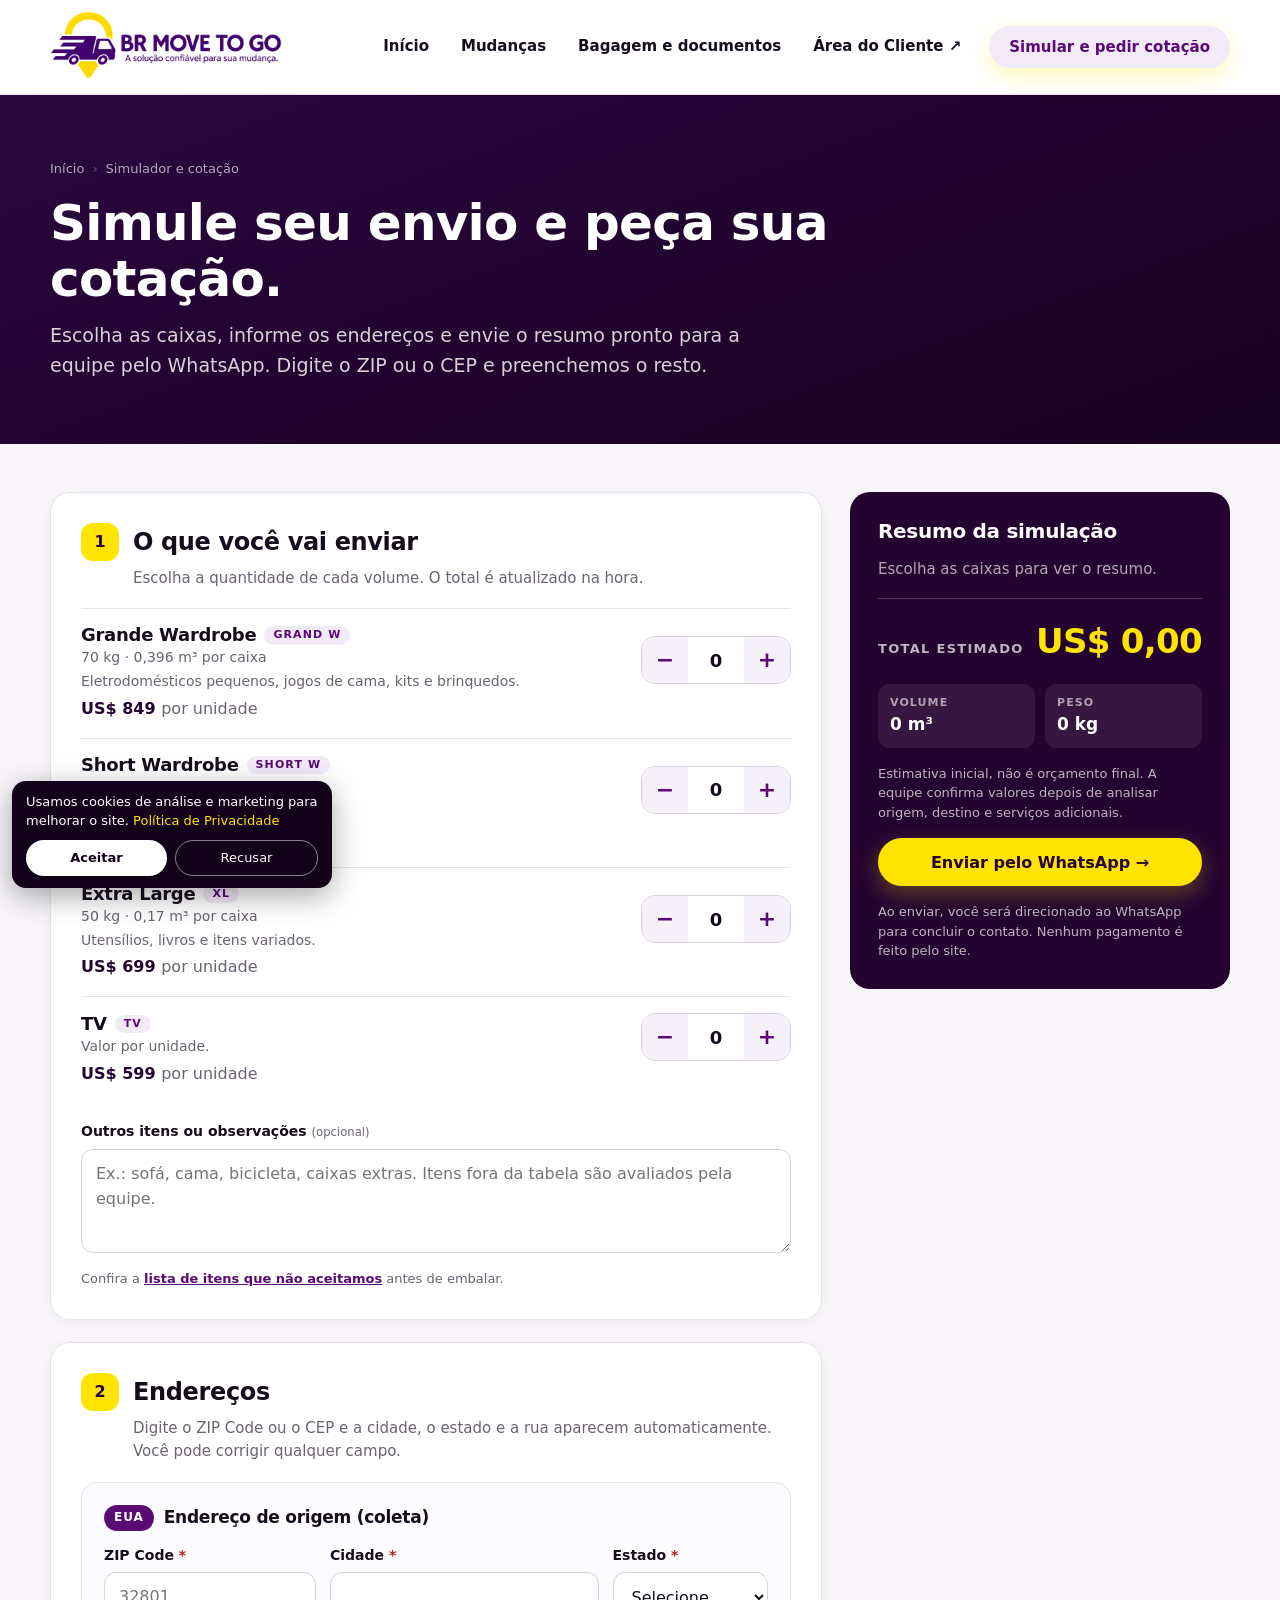
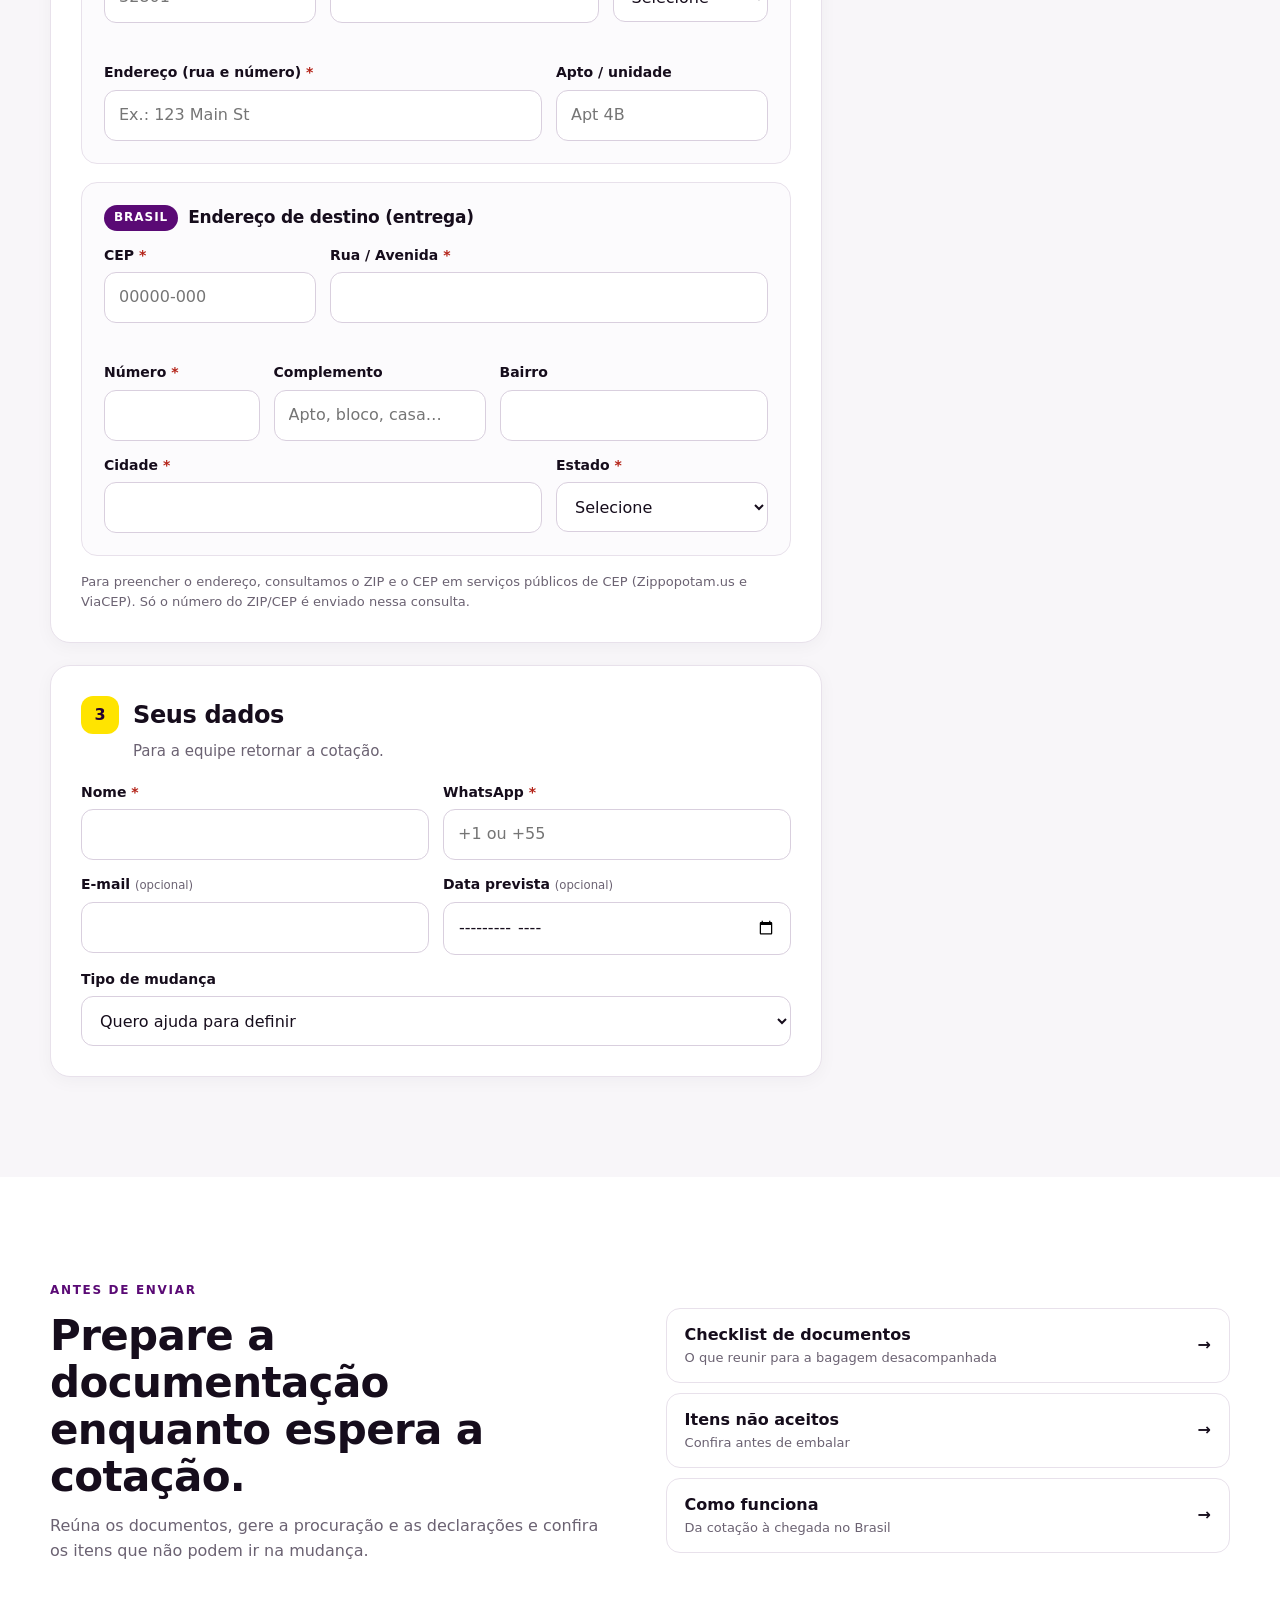
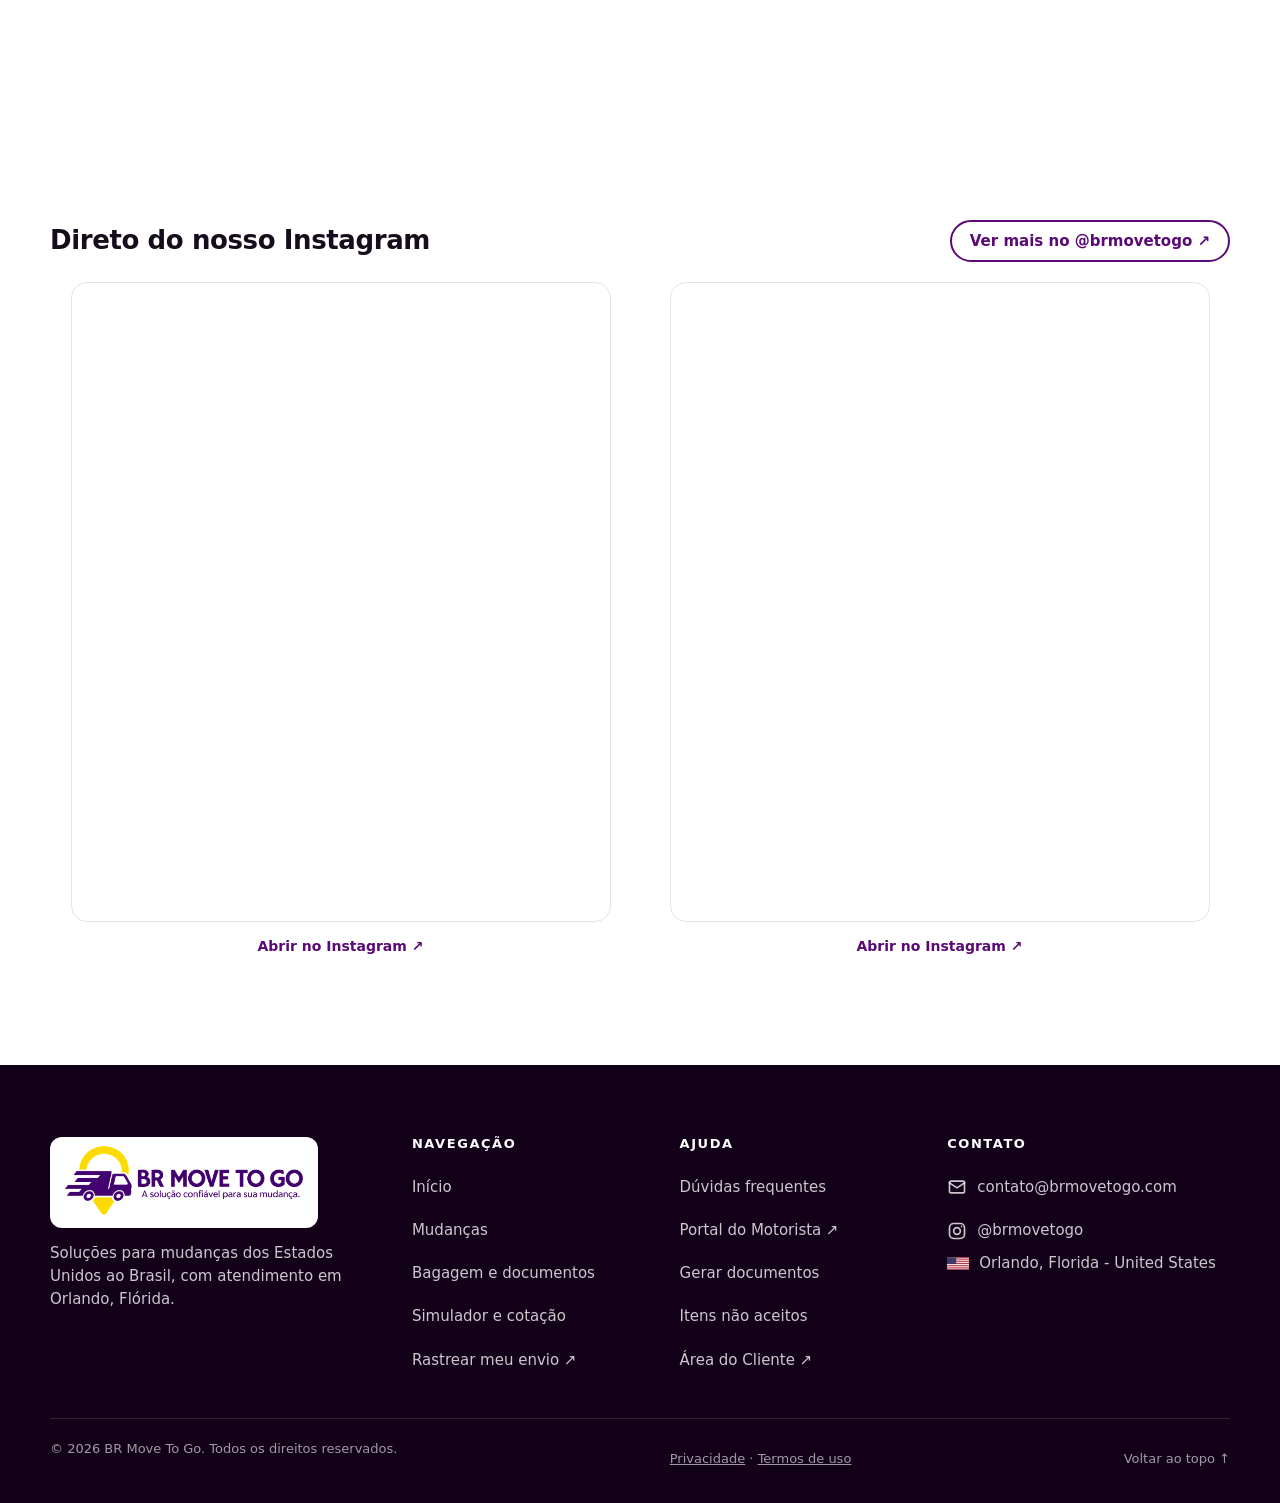
<file: simulador/index.html>
<!doctype html>
<html lang="pt-BR">
<head>
  <meta charset="utf-8">
  <meta name="viewport" content="width=device-width,initial-scale=1,viewport-fit=cover">
  <title>Simulador e cotação de mudança EUA → Brasil | BrMoveToGo</title>
  <meta name="description" content="Simule o valor do seu envio por caixa (Grande Wardrobe, Short Wardrobe, Extra Large e TV), informe os endereços pelo ZIP e CEP e peça sua cotação pelo WhatsApp.">
  <meta name="theme-color" content="#2b063f">
  <meta name="robots" content="index,follow,max-image-preview:large">
  <link rel="canonical" href="https://www.brmovetogo.com/simulador/">
  <meta property="og:type" content="website">
  <meta property="og:title" content="Simulador e cotação de mudança EUA → Brasil | BrMoveToGo">
  <meta property="og:description" content="Simule o valor do seu envio por caixa (Grande Wardrobe, Short Wardrobe, Extra Large e TV), informe os endereços pelo ZIP e CEP e peça sua cotação pelo WhatsApp.">
  <meta property="og:url" content="https://www.brmovetogo.com/simulador/">
  <meta property="og:image" content="https://www.brmovetogo.com/img/og-image.jpg">
  <meta property="og:image:width" content="1200">
  <meta property="og:image:height" content="630">
  <meta property="og:locale" content="pt_BR">
  <meta property="og:site_name" content="BrMoveToGo">
  <meta name="twitter:card" content="summary_large_image">
  <meta name="twitter:title" content="Simulador e cotação de mudança EUA → Brasil | BrMoveToGo">
  <meta name="twitter:description" content="Simule o valor do seu envio por caixa (Grande Wardrobe, Short Wardrobe, Extra Large e TV), informe os endereços pelo ZIP e CEP e peça sua cotação pelo WhatsApp.">
  <meta name="twitter:image" content="https://www.brmovetogo.com/img/og-image.jpg">
  <link rel="icon" href="/favicon.ico" sizes="any">
  <link rel="icon" type="image/png" sizes="48x48" href="/img/favicon-48.png">
  <link rel="apple-touch-icon" href="/img/apple-touch-icon.png">
  <script>document.documentElement.className+=' js'</script>
  <link rel="stylesheet" href="/assets/site.css?v=ig3">
  
</head>
<body>
<a class="skip" href="#conteudo">Pular para o conteúdo</a>
<header class="site-header" id="top">
  <div class="container nav-wrap">
    <a class="brand" href="/" aria-label="BrMoveToGo — página inicial"><img src="/img/logo-header.png?v=2" alt="BR Move To Go" width="650" height="202"></a>
    <button class="menu-btn" type="button" aria-expanded="false" aria-controls="menu" aria-label="Abrir menu"><span></span><span></span><span></span></button>
    <nav id="menu" class="nav" aria-label="Navegação principal"><a href="/">Início</a><a href="/mudancas/">Mudanças</a><a href="/bagagem-e-documentos/">Bagagem e documentos</a><a href="https://envios.brmovetogo.com/portaldocliente/" target="_blank" rel="noopener" title="Acompanhar envio e enviar documentos">Área do Cliente ↗</a><a class="btn btn-primary btn-small" href="/simulador/" aria-current="page">Simular e pedir cotação</a></nav>
  </div>
</header>
<main id="conteudo">

<section class="page-hero"><div class="container"><nav class="crumbs" aria-label="Você está em"><a href="/">Início</a><span aria-hidden="true">›</span><span>Simulador e cotação</span></nav>
  <h1>Simule seu envio e peça sua cotação.</h1>
  <p>Escolha as caixas, informe os endereços e envie o resumo pronto para a equipe pelo WhatsApp. Digite o ZIP ou o CEP e preenchemos o resto.</p></div></section>

<section class="section section-alt" style="padding-top:clamp(28px,4vw,48px)"><div class="container">
<form id="simForm" class="sim" novalidate autocomplete="on">
  <div class="sim-main">
    <section class="step-card" id="step-itens" aria-labelledby="t1">
      <div class="step-title"><b>1</b><h2 id="t1">O que você vai enviar</h2></div>
      <p class="step-sub">Escolha a quantidade de cada volume. O total é atualizado na hora.</p>
      <div class="item"><div><h3>Grande Wardrobe <em>Grand W</em></h3><div class="specs">70 kg · 0,396 m³ por caixa</div><div class="specs">Eletrodomésticos pequenos, jogos de cama, kits e brinquedos.</div><div class="unit">US$ 849 <span style="font-weight:500;color:var(--muted)">por unidade</span></div></div>
  <div class="item-right"><div class="stepper" role="group" aria-label="Quantidade de Grande Wardrobe">
    <button type="button" data-step="minus" data-id="grand" aria-label="Diminuir Grande Wardrobe">−</button>
    <input id="q-grand" type="number" min="0" max="99" value="0" inputmode="numeric" aria-label="Quantidade de Grande Wardrobe">
    <button type="button" data-step="plus" data-id="grand" aria-label="Aumentar Grande Wardrobe">+</button></div>
    <div class="subtotal" id="s-grand" aria-live="polite"></div></div></div><div class="item"><div><h3>Short Wardrobe <em>Short W</em></h3><div class="specs">60 kg · 0,267 m³ por caixa</div><div class="specs">Roupas, cama e volumes médios.</div><div class="unit">US$ 799 <span style="font-weight:500;color:var(--muted)">por unidade</span></div></div>
  <div class="item-right"><div class="stepper" role="group" aria-label="Quantidade de Short Wardrobe">
    <button type="button" data-step="minus" data-id="short" aria-label="Diminuir Short Wardrobe">−</button>
    <input id="q-short" type="number" min="0" max="99" value="0" inputmode="numeric" aria-label="Quantidade de Short Wardrobe">
    <button type="button" data-step="plus" data-id="short" aria-label="Aumentar Short Wardrobe">+</button></div>
    <div class="subtotal" id="s-short" aria-live="polite"></div></div></div><div class="item"><div><h3>Extra Large <em>XL</em></h3><div class="specs">50 kg · 0,17 m³ por caixa</div><div class="specs">Utensílios, livros e itens variados.</div><div class="unit">US$ 699 <span style="font-weight:500;color:var(--muted)">por unidade</span></div></div>
  <div class="item-right"><div class="stepper" role="group" aria-label="Quantidade de Extra Large">
    <button type="button" data-step="minus" data-id="xl" aria-label="Diminuir Extra Large">−</button>
    <input id="q-xl" type="number" min="0" max="99" value="0" inputmode="numeric" aria-label="Quantidade de Extra Large">
    <button type="button" data-step="plus" data-id="xl" aria-label="Aumentar Extra Large">+</button></div>
    <div class="subtotal" id="s-xl" aria-live="polite"></div></div></div><div class="item"><div><h3>TV <em>TV</em></h3><div class="specs">Valor por unidade.</div><div class="unit">US$ 599 <span style="font-weight:500;color:var(--muted)">por unidade</span></div></div>
  <div class="item-right"><div class="stepper" role="group" aria-label="Quantidade de TV">
    <button type="button" data-step="minus" data-id="tv" aria-label="Diminuir TV">−</button>
    <input id="q-tv" type="number" min="0" max="99" value="0" inputmode="numeric" aria-label="Quantidade de TV">
    <button type="button" data-step="plus" data-id="tv" aria-label="Aumentar TV">+</button></div>
    <div class="subtotal" id="s-tv" aria-live="polite"></div></div></div>
      <div class="fields" style="margin-top:18px">
        <div class="field "><label for="notes">Outros itens ou observações <small>(opcional)</small></label><textarea id="notes" name="notes" rows="3" placeholder="Ex.: sofá, cama, bicicleta, caixas extras. Itens fora da tabela são avaliados pela equipe."></textarea></div>
      </div>
      <p class="note">Confira a <a href="/bagagem-e-documentos/#itens" style="color:var(--purple);font-weight:700;text-decoration:underline">lista de itens que não aceitamos</a> antes de embalar.</p>
    </section>

    <section class="step-card" id="step-enderecos" aria-labelledby="t2">
      <div class="step-title"><b>2</b><h2 id="t2">Endereços</h2></div>
      <p class="step-sub">Digite o ZIP Code ou o CEP e a cidade, o estado e a rua aparecem automaticamente. Você pode corrigir qualquer campo.</p>
      <div class="addr">
        <h3><span class="flag">EUA</span> Endereço de origem (coleta)</h3>
        <div class="fields">
          <div class="field c-4"><label for="o_zip">ZIP Code <i aria-hidden="true">*</i></label><input id="o_zip" name="o_zip" inputmode="numeric" autocomplete="postal-code" maxlength="5" pattern="[0-9]{5}" placeholder="32801" required><div class="hint" id="o_zip_hint" aria-live="polite"></div></div>
          <div class="field c-5"><label for="o_city">Cidade <i aria-hidden="true">*</i></label><input id="o_city" name="o_city" autocomplete="address-level2" required></div>
          <div class="field c-3"><label for="o_uf">Estado <i aria-hidden="true">*</i></label><select id="o_uf" name="o_uf" autocomplete="address-level1" required><option value="">Selecione</option><option value="AL">AL — Alabama</option><option value="AK">AK — Alasca</option><option value="AZ">AZ — Arizona</option><option value="AR">AR — Arkansas</option><option value="CA">CA — Califórnia</option><option value="CO">CO — Colorado</option><option value="CT">CT — Connecticut</option><option value="DE">DE — Delaware</option><option value="DC">DC — Distrito de Colúmbia</option><option value="FL">FL — Flórida</option><option value="GA">GA — Geórgia</option><option value="HI">HI — Havaí</option><option value="ID">ID — Idaho</option><option value="IL">IL — Illinois</option><option value="IN">IN — Indiana</option><option value="IA">IA — Iowa</option><option value="KS">KS — Kansas</option><option value="KY">KY — Kentucky</option><option value="LA">LA — Louisiana</option><option value="ME">ME — Maine</option><option value="MD">MD — Maryland</option><option value="MA">MA — Massachusetts</option><option value="MI">MI — Michigan</option><option value="MN">MN — Minnesota</option><option value="MS">MS — Mississippi</option><option value="MO">MO — Missouri</option><option value="MT">MT — Montana</option><option value="NE">NE — Nebraska</option><option value="NV">NV — Nevada</option><option value="NH">NH — New Hampshire</option><option value="NJ">NJ — Nova Jersey</option><option value="NM">NM — Novo México</option><option value="NY">NY — Nova York</option><option value="NC">NC — Carolina do Norte</option><option value="ND">ND — Dakota do Norte</option><option value="OH">OH — Ohio</option><option value="OK">OK — Oklahoma</option><option value="OR">OR — Oregon</option><option value="PA">PA — Pensilvânia</option><option value="RI">RI — Rhode Island</option><option value="SC">SC — Carolina do Sul</option><option value="SD">SD — Dakota do Sul</option><option value="TN">TN — Tennessee</option><option value="TX">TX — Texas</option><option value="UT">UT — Utah</option><option value="VT">VT — Vermont</option><option value="VA">VA — Virgínia</option><option value="WA">WA — Washington</option><option value="WV">WV — Virgínia Ocidental</option><option value="WI">WI — Wisconsin</option><option value="WY">WY — Wyoming</option></select></div>
          <div class="field c-8"><label for="o_street">Endereço (rua e número) <i aria-hidden="true">*</i></label><input id="o_street" name="o_street" autocomplete="address-line1" placeholder="Ex.: 123 Main St" required></div>
          <div class="field c-4"><label for="o_unit">Apto / unidade</label><input id="o_unit" name="o_unit" autocomplete="address-line2" placeholder="Apt 4B"></div>
        </div>
      </div>
      <div class="addr">
        <h3><span class="flag">BRASIL</span> Endereço de destino (entrega)</h3>
        <div class="fields">
          <div class="field c-4"><label for="d_cep">CEP <i aria-hidden="true">*</i></label><input id="d_cep" name="d_cep" inputmode="numeric" autocomplete="off" maxlength="9" pattern="[0-9]{5}-?[0-9]{3}" placeholder="00000-000" required><div class="hint" id="d_cep_hint" aria-live="polite"></div></div>
          <div class="field c-8"><label for="d_street">Rua / Avenida <i aria-hidden="true">*</i></label><input id="d_street" name="d_street" autocomplete="off" required></div>
          <div class="field c-3"><label for="d_number">Número <i aria-hidden="true">*</i></label><input id="d_number" name="d_number" autocomplete="off" inputmode="text" required></div>
          <div class="field c-4"><label for="d_comp">Complemento</label><input id="d_comp" name="d_comp" autocomplete="off" placeholder="Apto, bloco, casa…"></div>
          <div class="field c-5"><label for="d_district">Bairro</label><input id="d_district" name="d_district" autocomplete="off"></div>
          <div class="field c-8"><label for="d_city">Cidade <i aria-hidden="true">*</i></label><input id="d_city" name="d_city" autocomplete="off" required></div>
          <div class="field c-4"><label for="d_uf">Estado <i aria-hidden="true">*</i></label><select id="d_uf" name="d_uf" autocomplete="off" required><option value="">Selecione</option><option value="AC">AC — Acre</option><option value="AL">AL — Alagoas</option><option value="AP">AP — Amapá</option><option value="AM">AM — Amazonas</option><option value="BA">BA — Bahia</option><option value="CE">CE — Ceará</option><option value="DF">DF — Distrito Federal</option><option value="ES">ES — Espírito Santo</option><option value="GO">GO — Goiás</option><option value="MA">MA — Maranhão</option><option value="MT">MT — Mato Grosso</option><option value="MS">MS — Mato Grosso do Sul</option><option value="MG">MG — Minas Gerais</option><option value="PA">PA — Pará</option><option value="PB">PB — Paraíba</option><option value="PR">PR — Paraná</option><option value="PE">PE — Pernambuco</option><option value="PI">PI — Piauí</option><option value="RJ">RJ — Rio de Janeiro</option><option value="RN">RN — Rio Grande do Norte</option><option value="RS">RS — Rio Grande do Sul</option><option value="RO">RO — Rondônia</option><option value="RR">RR — Roraima</option><option value="SC">SC — Santa Catarina</option><option value="SP">SP — São Paulo</option><option value="SE">SE — Sergipe</option><option value="TO">TO — Tocantins</option></select></div>
        </div>
      </div>
      <p class="note">Para preencher o endereço, consultamos o ZIP e o CEP em serviços públicos de CEP (Zippopotam.us e ViaCEP). Só o número do ZIP/CEP é enviado nessa consulta.</p>
    </section>

    <section class="step-card" id="step-contato" aria-labelledby="t3">
      <div class="step-title"><b>3</b><h2 id="t3">Seus dados</h2></div>
      <p class="step-sub">Para a equipe retornar a cotação.</p>
      <div class="fields">
        <div class="field c-6"><label for="name">Nome <i aria-hidden="true">*</i></label><input id="name" name="name" autocomplete="name" required></div>
        <div class="field c-6"><label for="phone">WhatsApp <i aria-hidden="true">*</i></label><input id="phone" name="phone" type="tel" inputmode="tel" autocomplete="tel" placeholder="+1 ou +55" required></div>
        <div class="field c-6"><label for="email">E-mail <small>(opcional)</small></label><input id="email" name="email" type="email" autocomplete="email"></div>
        <div class="field c-6"><label for="date">Data prevista <small>(opcional)</small></label><input id="date" name="date" type="month"></div>
        <div class="field "><label for="type">Tipo de mudança</label><select id="type" name="type"><option>Mini Mudança</option><option>Mudança Completa</option><option>Envio Especial</option><option selected>Quero ajuda para definir</option></select></div>
      </div>
    </section>
  </div>

  <aside class="sim-summary" id="summary" aria-label="Resumo da simulação">
    <h2>Resumo da simulação</h2>
    <div class="sum-lines" id="sumLines" aria-live="polite"></div>
    <div class="sum-total"><span>TOTAL ESTIMADO</span><strong id="sumTotal">US$ 0,00</strong></div>
    <div class="sum-meta"><div><small>VOLUME</small><strong id="sumVol">0 m³</strong></div><div><small>PESO</small><strong id="sumKg">0 kg</strong></div></div>
    <p class="sum-note" id="sumNoDims" style="display:none">A TV não entra no cálculo de volume e peso.</p>
    <p class="sum-note">Estimativa inicial, não é orçamento final. A equipe confirma valores depois de analisar origem, destino e serviços adicionais.</p>
    <div class="form-error" id="formError" role="alert"></div>
    <button class="btn btn-primary" type="submit" style="width:100%">Enviar pelo WhatsApp →</button>
    <div class="sent" id="sent" role="status">Abrimos o WhatsApp com o seu resumo. Se não abriu, use o botão abaixo.<br>
      <a class="btn btn-wa" id="sentLink" href="#" target="_blank" rel="noopener">Abrir WhatsApp</a>
      <button class="btn btn-outline" id="copyMsg" type="button" style="min-height:40px;padding:8px 16px;font-size:14px;margin-top:10px">Copiar resumo</button></div>
    <p class="sum-note">Ao enviar, você será direcionado ao WhatsApp para concluir o contato. Nenhum pagamento é feito pelo site.</p>
  </aside>
</form>
</div></section>
<button class="sim-bar" id="simBar" type="button" aria-label="Ver resumo da simulação"><span><small id="barCount">0 volumes</small><strong id="barTotal">US$ 0,00</strong></span><span class="btn btn-primary btn-small">Ver resumo ↓</span></button>

<section class="section"><div class="container split">
  <div class="reveal"><span class="kicker">ANTES DE ENVIAR</span><h2 class="h2">Prepare a documentação enquanto espera a cotação.</h2>
    <p style="color:var(--muted)">Reúna os documentos, gere a procuração e as declarações e confira os itens que não podem ir na mudança.</p></div>
  <div class="link-list reveal">
    <a href="/bagagem-e-documentos/#documentos"><span>Checklist de documentos<small>O que reunir para a bagagem desacompanhada</small></span><span>→</span></a>
    <a href="/bagagem-e-documentos/#itens"><span>Itens não aceitos<small>Confira antes de embalar</small></span><span>→</span></a>
    <a href="/mudancas/#como-funciona"><span>Como funciona<small>Da cotação à chegada no Brasil</small></span><span>→</span></a>
  </div>
</div></section>


<section class="section"><div class="container"><div class="ig-block"><style>.ig-block{margin-top:clamp(36px,5vw,56px)}.ig-head{display:flex;flex-wrap:wrap;gap:12px 20px;align-items:center;justify-content:space-between;margin-bottom:20px}.ig-head h3{font-size:clamp(20px,2.6vw,26px);font-weight:800}.ig-grid{display:grid;gap:18px;grid-template-columns:1fr;justify-items:center}.ig-item{width:100%;max-width:540px;display:flex;flex-direction:column;align-items:center;gap:6px}.ig-link{font-weight:700;font-size:14px;color:var(--purple);padding:8px 12px}.ig-link:hover{text-decoration:underline}.ig-item:last-child:nth-child(odd){grid-column:1/-1}.ig-frame{width:100%;max-width:540px;height:640px;border:1px solid var(--line);border-radius:16px;background:#fff}@media(min-width:760px){.ig-grid{grid-template-columns:repeat(2,minmax(0,1fr))}}</style><div class="ig-head"><h3>Direto do nosso Instagram</h3><a class="btn btn-outline btn-small" href="https://www.instagram.com/brmovetogo/" target="_blank" rel="noopener">Ver mais no @brmovetogo ↗</a></div><div class="ig-grid"><div class="ig-item"><iframe class="ig-frame" src="https://www.instagram.com/p/DdZ-wfAlIBl/embed/" title="Post do Instagram da BrMoveToGo" loading="lazy" scrolling="no" allowtransparency="true" allow="encrypted-media"></iframe><a class="ig-link" href="https://www.instagram.com/p/DdZ-wfAlIBl/" target="_blank" rel="noopener">Abrir no Instagram ↗</a></div><div class="ig-item"><iframe class="ig-frame" src="https://www.instagram.com/p/DezH9a0kUf5/embed/" title="Post do Instagram da BrMoveToGo" loading="lazy" scrolling="no" allowtransparency="true" allow="encrypted-media"></iframe><a class="ig-link" href="https://www.instagram.com/p/DezH9a0kUf5/" target="_blank" rel="noopener">Abrir no Instagram ↗</a></div></div></div></div></section>
</main>
<footer class="site-footer">
  <div class="container">
    <div class="footer-grid">
      <div class="footer-brand">
        <img src="/img/logo.png?v=2" alt="BR Move To Go" width="862" height="267" loading="lazy" decoding="async">
        <p>Soluções para mudanças dos Estados Unidos ao Brasil, com atendimento em Orlando, Flórida.</p>
      </div>
      <div>
        <h4>Navegação</h4>
        <ul>
          <li><a href="/">Início</a></li>
          <li><a href="/mudancas/">Mudanças</a></li>
          <li><a href="/bagagem-e-documentos/">Bagagem e documentos</a></li>
          <li><a href="/simulador/">Simulador e cotação</a></li>
          <li><a href="https://envios.brmovetogo.com/rastreio" target="_blank" rel="noopener">Rastrear meu envio ↗</a></li>
        </ul>
      </div>
      <div>
        <h4>Ajuda</h4>
        <ul>
          <li><a href="/#faq">Dúvidas frequentes</a></li>
          <li><a href="https://envios.brmovetogo.com/portaldomotorista/" target="_blank" rel="noopener">Portal do Motorista ↗</a></li>
          <li><a href="/bagagem-e-documentos/#gerar">Gerar documentos</a></li>
          <li><a href="/bagagem-e-documentos/#itens">Itens não aceitos</a></li>
          <li><a href="https://envios.brmovetogo.com/portaldocliente/" target="_blank" rel="noopener">Área do Cliente ↗</a></li>
        </ul>
      </div>
      <div>
        <h4>Contato</h4>
        <ul>
          <li style="display:flex;align-items:center;gap:10px"><svg width="20" height="20" viewBox="0 0 24 24" fill="none" stroke="currentColor" stroke-width="2" stroke-linecap="round" stroke-linejoin="round" aria-hidden="true" style="flex:0 0 20px"><rect x="3" y="5" width="18" height="14" rx="2"/><path d="m3 7 9 6 9-6"/></svg><a href="mailto:contato@brmovetogo.com">contato@brmovetogo.com</a></li>
          <li style="display:flex;align-items:center;gap:10px"><svg width="20" height="20" viewBox="0 0 24 24" fill="none" stroke="currentColor" stroke-width="2" stroke-linecap="round" stroke-linejoin="round" aria-hidden="true" style="flex:0 0 20px"><rect x="3" y="3" width="18" height="18" rx="5"/><circle cx="12" cy="12" r="4"/><circle cx="17.5" cy="6.5" r="1" fill="currentColor" stroke="none"/></svg><a href="https://www.instagram.com/brmovetogo/" target="_blank" rel="noopener">@brmovetogo</a></li>
          <li style="display:flex;align-items:center;gap:10px"><svg width="22" height="15" viewBox="0 0 24 13" aria-label="Estados Unidos" role="img" style="flex:0 0 22px;border-radius:2px"><rect width="24" height="13" fill="#fff"/><rect y="0" width="24" height="1" fill="#b22234"/><rect y="2" width="24" height="1" fill="#b22234"/><rect y="4" width="24" height="1" fill="#b22234"/><rect y="6" width="24" height="1" fill="#b22234"/><rect y="8" width="24" height="1" fill="#b22234"/><rect y="10" width="24" height="1" fill="#b22234"/><rect y="12" width="24" height="1" fill="#b22234"/><rect width="10" height="7" fill="#3c3b6e"/></svg><span>Orlando, Florida - United States</span></li>
        </ul>
      </div>
    </div>
    <div class="footer-bottom">
      <span>© <span id="year">2026</span> BR Move To Go. Todos os direitos reservados.</span>
      <span><button type="button" data-legal="privacy">Privacidade</button> · <button type="button" data-legal="terms">Termos de uso</button></span>
      <a href="#top">Voltar ao topo ↑</a>
    </div>
  </div>
</footer>
<a class="wa-float wa-sim" href="https://wa.me/16893167399?text=Ol%C3%A1%21%20Estou%20no%20simulador%20do%20site%20da%20BrMoveToGo%20e%20tenho%20uma%20d%C3%BAvida." target="_blank" rel="noopener" aria-label="Falar com a BrMoveToGo pelo WhatsApp"><svg viewBox="0 0 32 32" aria-hidden="true"><path d="M19.11 17.21c-.26-.13-1.55-.76-1.79-.85-.24-.09-.42-.13-.59.13-.17.26-.68.85-.83 1.02-.15.17-.31.2-.57.07-.26-.13-1.1-.41-2.1-1.29-.78-.69-1.3-1.54-1.45-1.8-.15-.26-.02-.4.11-.53.12-.12.26-.31.39-.46.13-.15.17-.26.26-.44.09-.17.04-.33-.02-.46-.07-.13-.59-1.42-.81-1.94-.21-.51-.43-.44-.59-.45h-.5c-.17 0-.46.07-.7.33-.24.26-.92.9-.92 2.2s.94 2.55 1.07 2.73c.13.17 1.85 2.83 4.49 3.97.63.27 1.12.43 1.5.55.63.2 1.2.17 1.65.1.5-.07 1.55-.63 1.77-1.24.22-.61.22-1.13.15-1.24-.06-.11-.24-.17-.5-.3z"/><path d="M16.03 3.2A12.62 12.62 0 0 0 5.2 22.31L3.5 28.8l6.64-1.74A12.6 12.6 0 1 0 16.03 3.2zm0 22.94c-2.02 0-4-.55-5.72-1.59l-.41-.24-3.94 1.03 1.05-3.84-.27-.42a10.35 10.35 0 1 1 9.29 5.06z"/></svg><b>WhatsApp</b></a>
<div class="legal-modal" id="privacyModal" aria-hidden="true" role="dialog" aria-modal="true" aria-label="Política de Privacidade">
  <div class="legal-dialog">
    <button class="legal-close" type="button" aria-label="Fechar">×</button>
    <style>.legal-dialog p b{color:var(--ink)}.legal-dialog a{color:var(--purple)}</style>
    <span class="kicker">PRIVACIDADE</span>
    <h2>Política de Privacidade</h2>
    <p><b>Quem somos.</b> O site brmovetogo.com é operado pela BR Move To Go LLC (EIN 37-2155018), com sede em Orlando, Florida (EUA), responsável pelo tratamento dos dados descritos aqui. Contato para assuntos de privacidade: <a href="mailto:contato@brmovetogo.com">contato@brmovetogo.com</a>.</p>
    <p><b>Dados que coletamos.</b> (1) Dados que você informa no simulador: itens e quantidades, CEP/ZIP, cidade, estado, endereço de destino e, se quiser, uma descrição. Eles são usados para montar a sua cotação. (2) Dados de navegação, coletados apenas se você aceitar os cookies: páginas visitadas, tipo de dispositivo, origem do acesso e cliques no botão de WhatsApp.</p>
    <p><b>Para que usamos.</b> Responder à sua solicitação de cotação e contratar o serviço, se for o caso; entender como o site é usado e melhorá-lo; e medir e otimizar a divulgação do nosso serviço.</p>
    <p><b>Como o contato acontece.</b> O simulador não envia seus dados a um servidor nosso: ele monta uma mensagem e abre o WhatsApp, serviço da Meta Platforms, sujeito à política de privacidade dela. A conversa a partir daí é registrada no seu WhatsApp e no nosso.</p>
    <p><b>Cookies e ferramentas de terceiros.</b> Com a sua autorização, usamos o Google Analytics (estatísticas de uso) e o Meta Pixel (medição de campanhas). Se você recusar, essas ferramentas não são carregadas. Os posts do Instagram exibidos no site podem gravar cookies próprios da Meta. Ao preencher CEP ou ZIP, o número é consultado em serviços públicos (ViaCEP, BrasilAPI e zippopotam.us) para completar o endereço.</p>
    <p><b>Compartilhamento.</b> Não vendemos seus dados. Eles podem ser tratados por prestadores que usamos para operar o serviço (como Google, Meta e Amazon Web Services, que hospeda o site), inclusive fora do Brasil, e por parceiros logísticos envolvidos na sua mudança, quando você contratar.</p>
    <p><b>Por quanto tempo.</b> Mantemos os dados de cotação pelo tempo necessário para atender você e cumprir obrigações legais e contratuais; dados de análise seguem os prazos configurados nas ferramentas de terceiros.</p>
    <p><b>Seus direitos.</b> Conforme a LGPD, você pode pedir confirmação do tratamento, acesso, correção, anonimização ou exclusão de dados, portabilidade, informações sobre compartilhamento e a revogação do consentimento. Escreva para <a href="mailto:contato@brmovetogo.com">contato@brmovetogo.com</a>. Você também pode alterar a escolha de cookies apagando os dados do site no seu navegador.</p>
    <p><b>Cuidados.</b> Não envie documentos pessoais, dados bancários ou informações sensíveis no campo de descrição. Informações necessárias à contratação são tratadas diretamente com a nossa equipe.</p>
    <p><b>Atualizações.</b> Podemos atualizar esta política. Última atualização: outubro de 2026.</p>
  </div>
</div>
<div class="legal-modal" id="termsModal" aria-hidden="true" role="dialog" aria-modal="true" aria-label="Termos de Uso">
  <div class="legal-dialog">
    <button class="legal-close" type="button" aria-label="Fechar">×</button>
    <style>.legal-dialog p b{color:var(--ink)}.legal-dialog a{color:var(--purple)}</style>
    <span class="kicker">TERMOS</span>
    <h2>Termos de Uso</h2>
    <p><b>Quem somos.</b> Este site é operado pela BR Move To Go LLC (EIN 37-2155018), com sede em Orlando, Florida (EUA). Ao usar o site, você concorda com estes termos.</p>
    <p><b>Caráter informativo.</b> As informações, os valores e as estimativas apresentados neste site têm finalidade informativa. O simulador de volume não constitui proposta comercial, preço final, prazo garantido ou confirmação de disponibilidade.</p>
    <p><b>Valores.</b> Os valores por volume são exibidos em dólares americanos (US$) e podem mudar sem aviso prévio. O valor final depende da análise do seu caso, do conteúdo, do peso e das dimensões reais e do destino, e só vale quando constar na proposta enviada por nossa equipe.</p>
    <p><b>Desconto progressivo.</b> Em envios com maior quantidade de caixas, a equipe poderá aplicar um desconto progressivo. O desconto é definido pela equipe, depende da análise do caso e não é garantido nem calculado pelo simulador; o valor final consta na proposta enviada.</p>
    <p><b>Contratação.</b> A contratação dos serviços ocorre somente após análise do cenário, apresentação da proposta aplicável e aceite entre as partes. Clicar no WhatsApp ou enviar uma cotação pelo simulador não gera contrato nem reserva de coleta.</p>
    <p><b>Suas informações.</b> Você é responsável por informar dados corretos e completos. Informações incorretas podem alterar o valor, o prazo ou a possibilidade de transporte.</p>
    <p><b>Itens permitidos.</b> Alguns itens não podem ser enviados ou exigem condições especiais, conforme as regras das companhias de transporte e as leis dos EUA e do Brasil. Consulte nossa equipe antes de embalar qualquer item incerto.</p>
    <p><b>Links e serviços de terceiros.</b> O site pode conter links e conteúdos de terceiros, como WhatsApp e Instagram. Não controlamos esses serviços e não somos responsáveis por seu conteúdo ou por suas políticas.</p>
    <p><b>Propriedade intelectual.</b> Textos, imagens, logotipo e demais conteúdos do site pertencem à BR Move To Go LLC ou são usados com autorização. Não é permitido copiá-los ou reutilizá-los sem permissão.</p>
    <p><b>Limitação.</b> Nos limites da lei, não nos responsabilizamos por decisões tomadas apenas com base nas estimativas do site, nem por indisponibilidades temporárias do site ou de serviços de terceiros.</p>
    <p><b>Alterações e contato.</b> Podemos atualizar estes termos a qualquer momento. Dúvidas: <a href="mailto:contato@brmovetogo.com">contato@brmovetogo.com</a>. Última atualização: outubro de 2026.</p>
  </div>
</div>

<script>window.BMG={"whatsapp": "16893167399", "products": [{"id": "grand", "name": "Grande Wardrobe", "price": 849, "kg": 70, "m3": 0.396}, {"id": "short", "name": "Short Wardrobe", "price": 799, "kg": 60, "m3": 0.267}, {"id": "xl", "name": "Extra Large", "price": 699, "kg": 50, "m3": 0.17}, {"id": "tv", "name": "TV", "price": 599, "kg": null, "m3": null}]}</script>
<script src="/assets/site.js?v=ig5" defer></script>
<script src="/assets/track.js?v=ux3" defer></script></body>
</html>
</file>
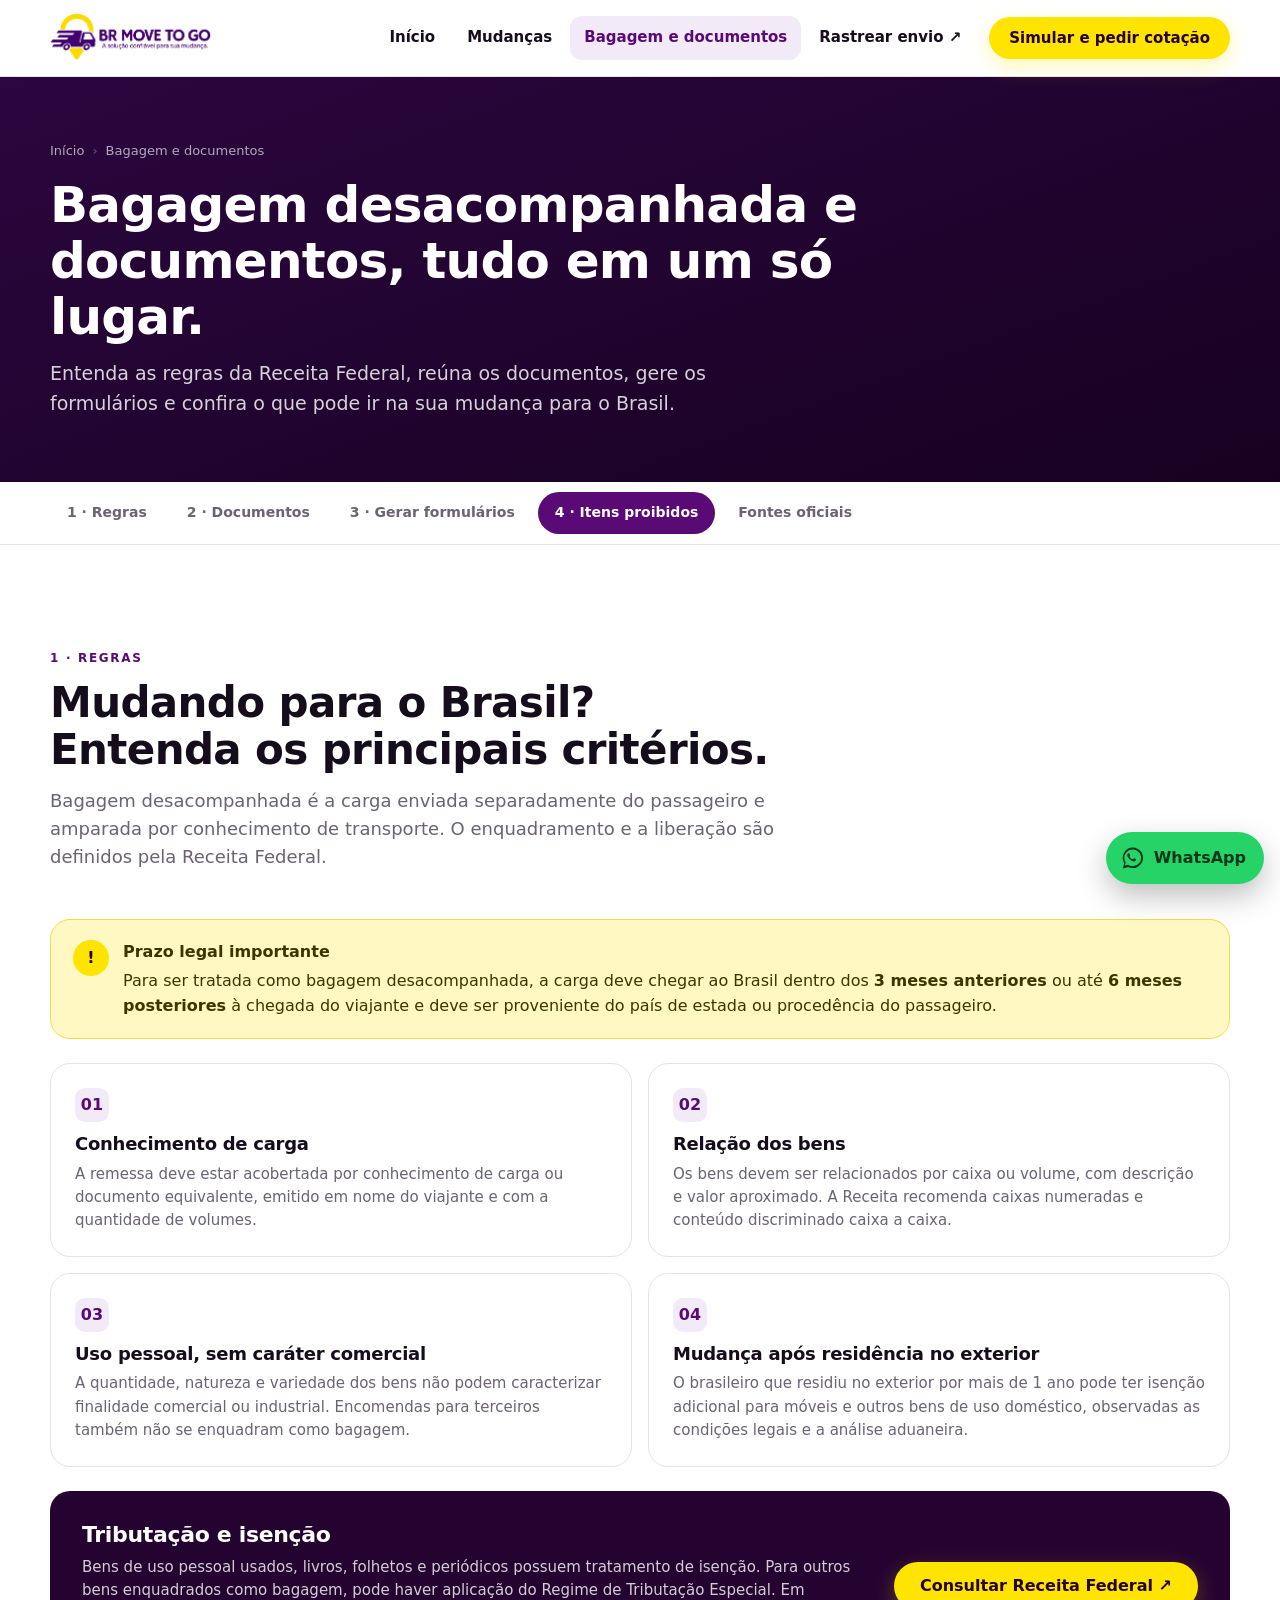
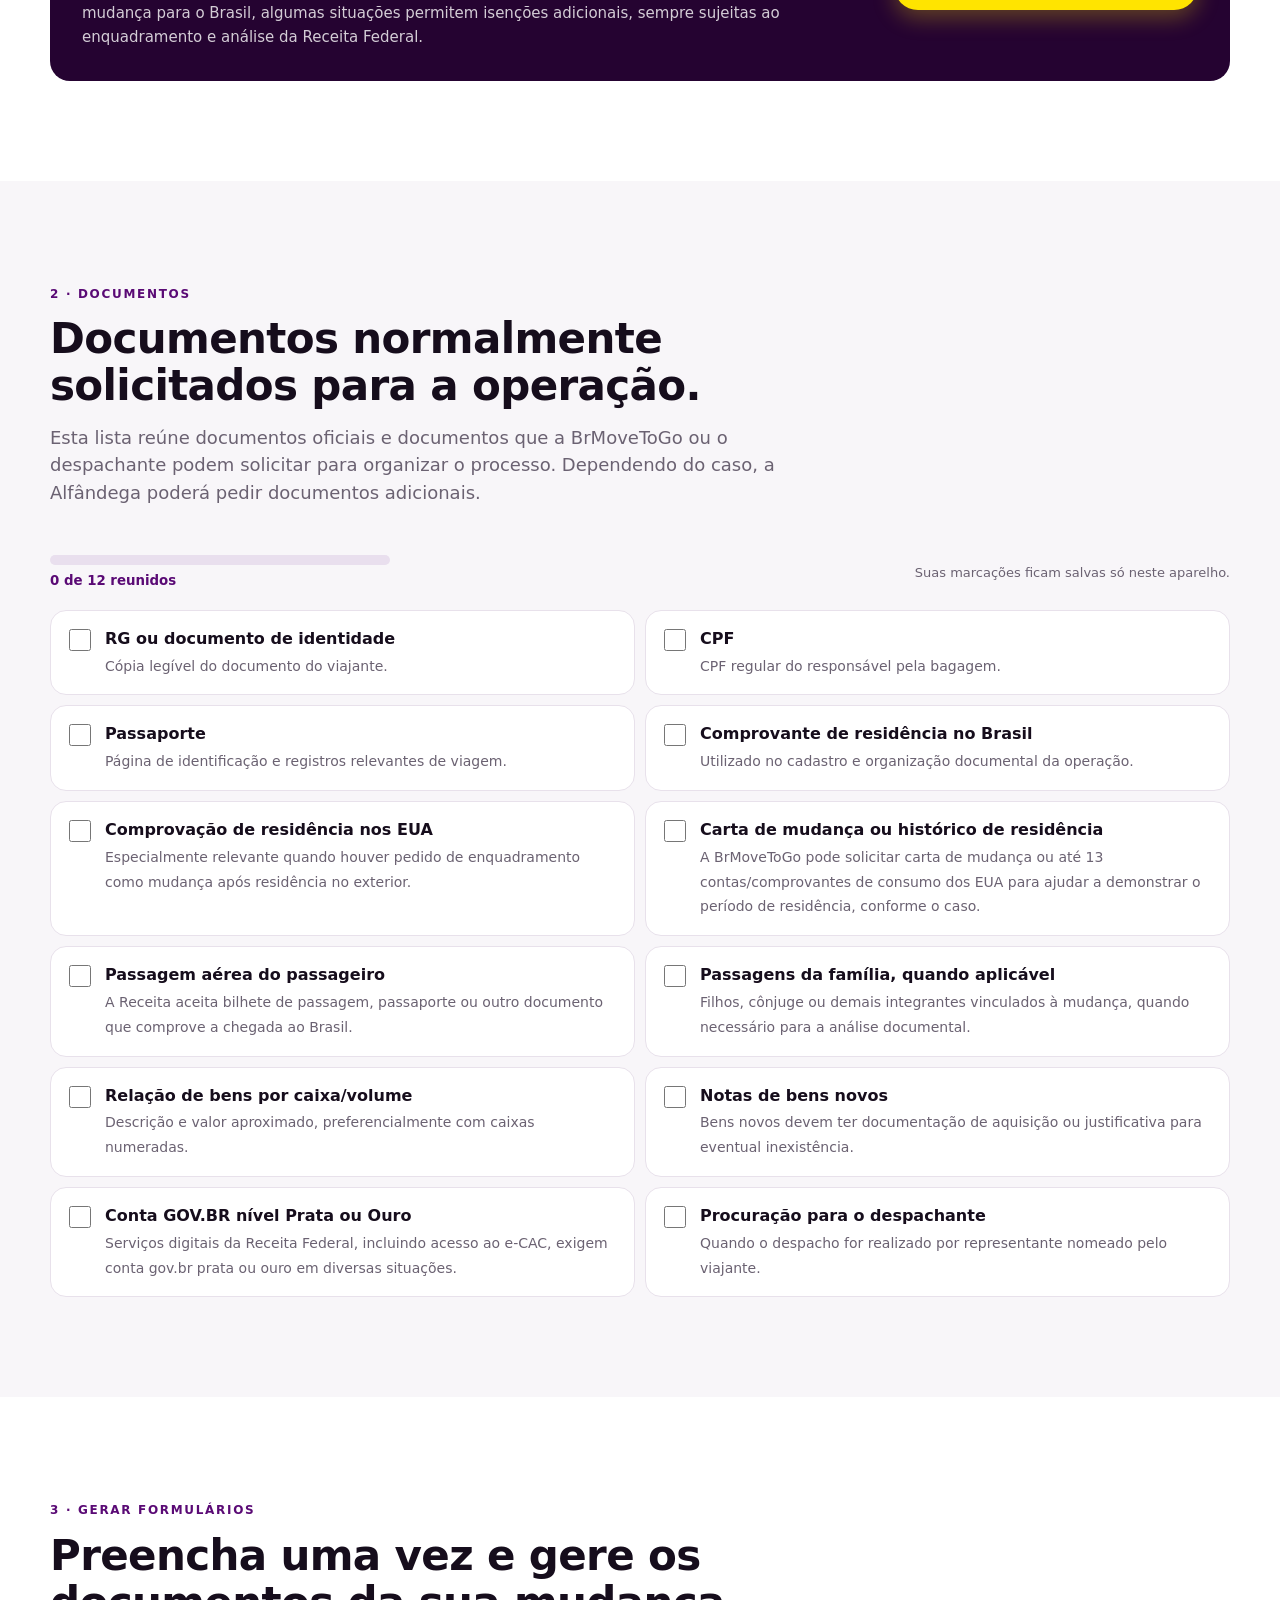
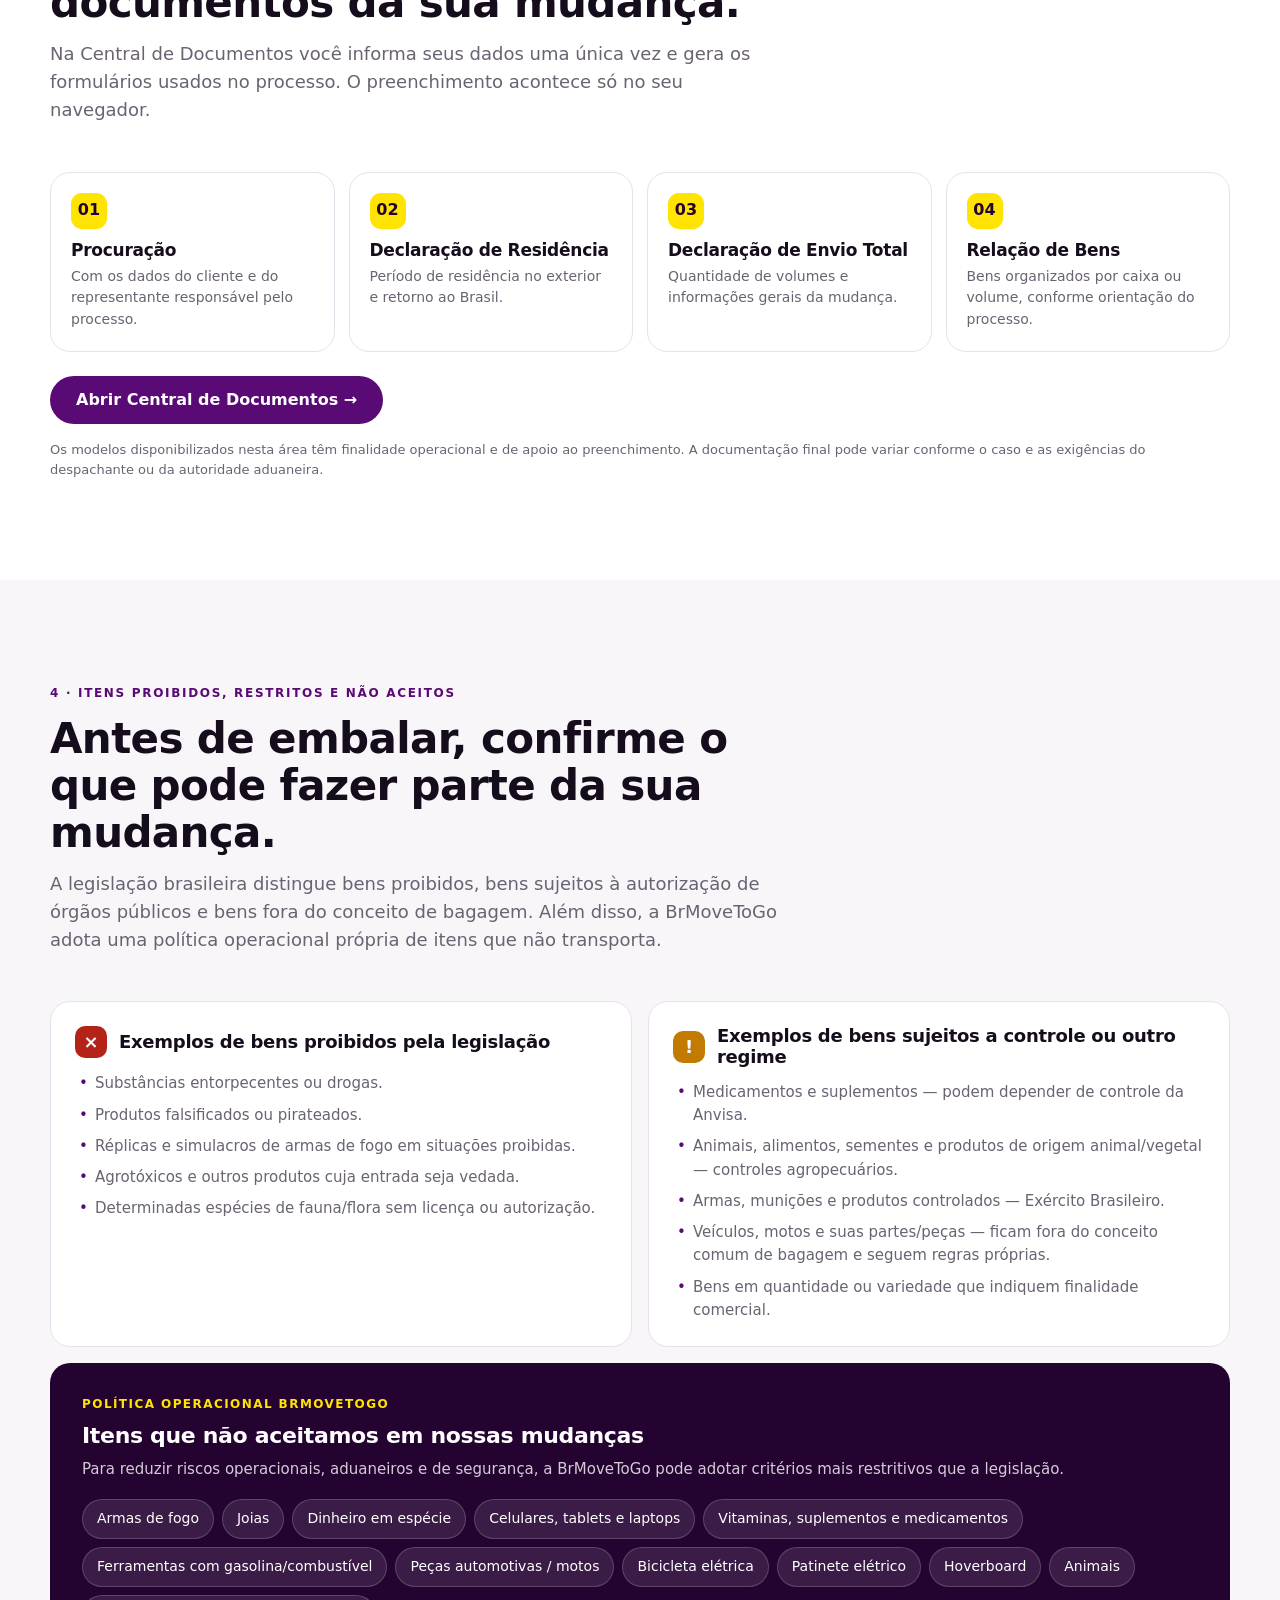
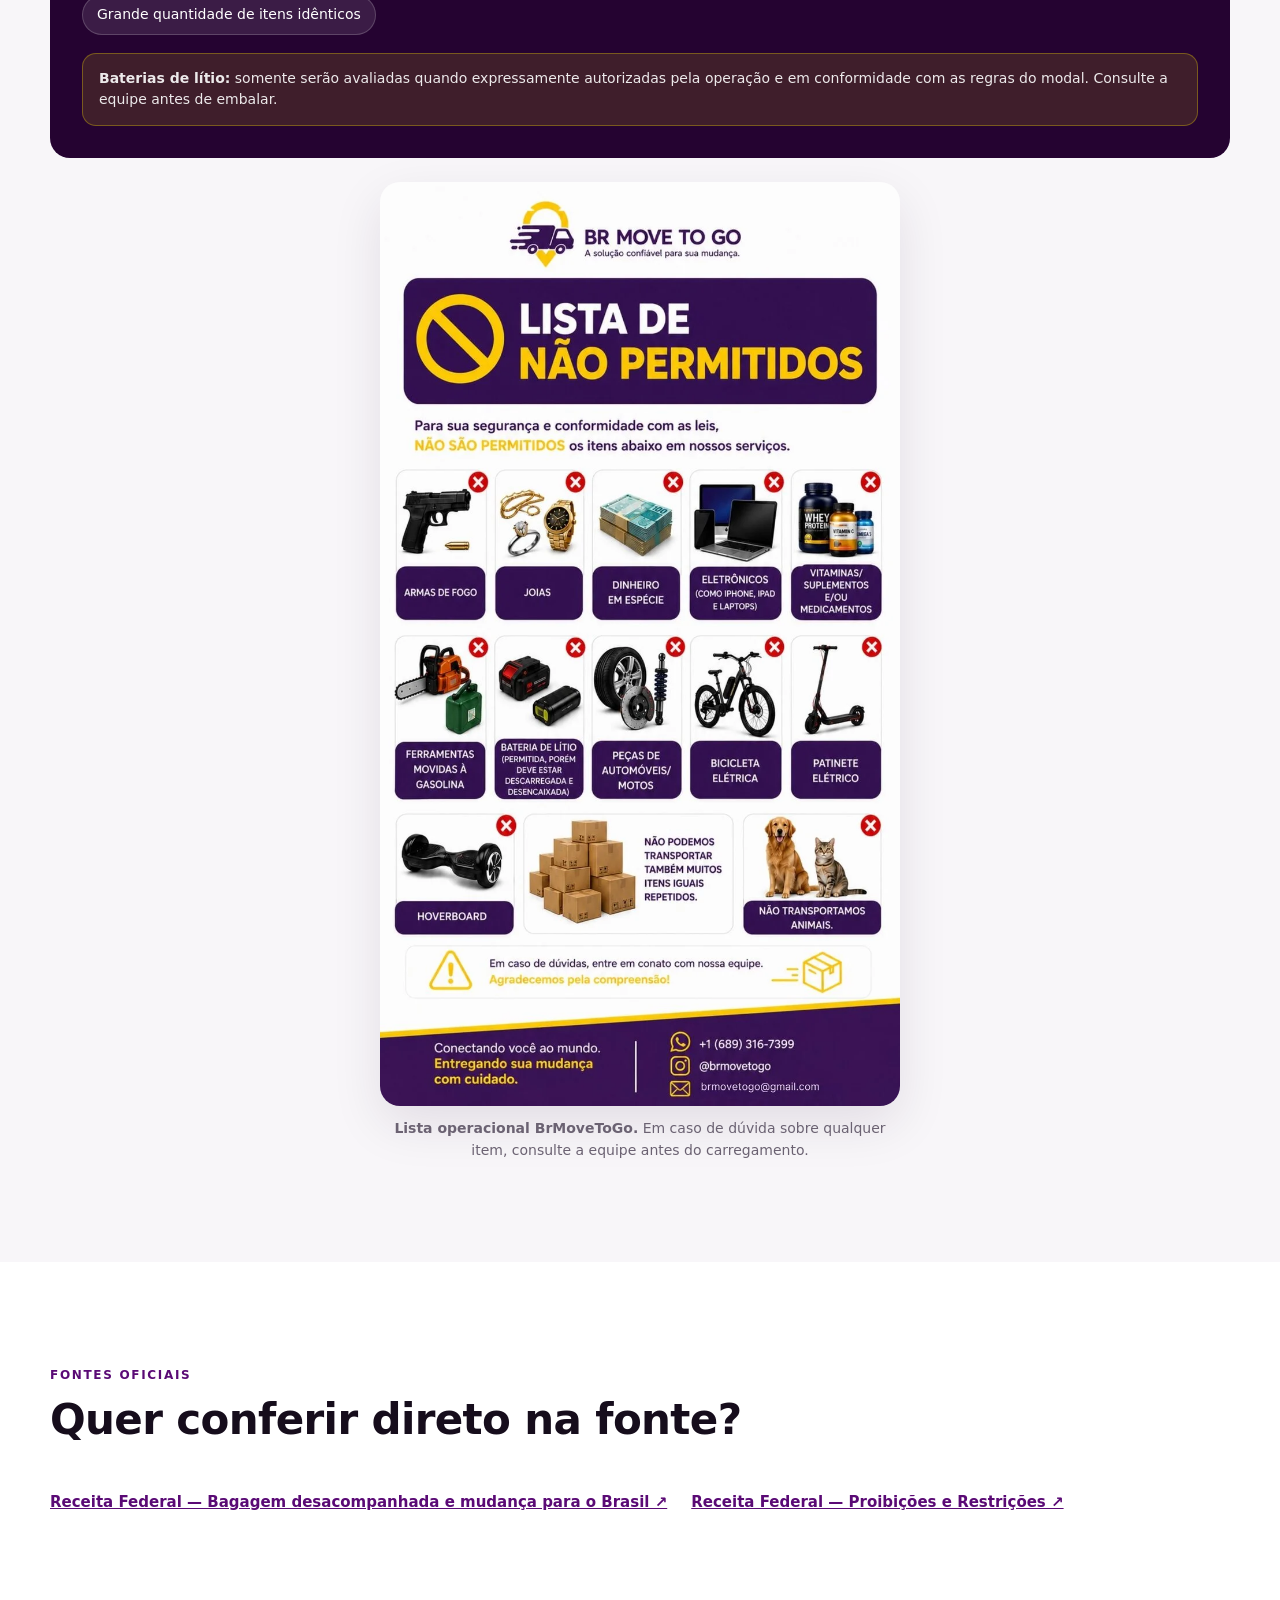
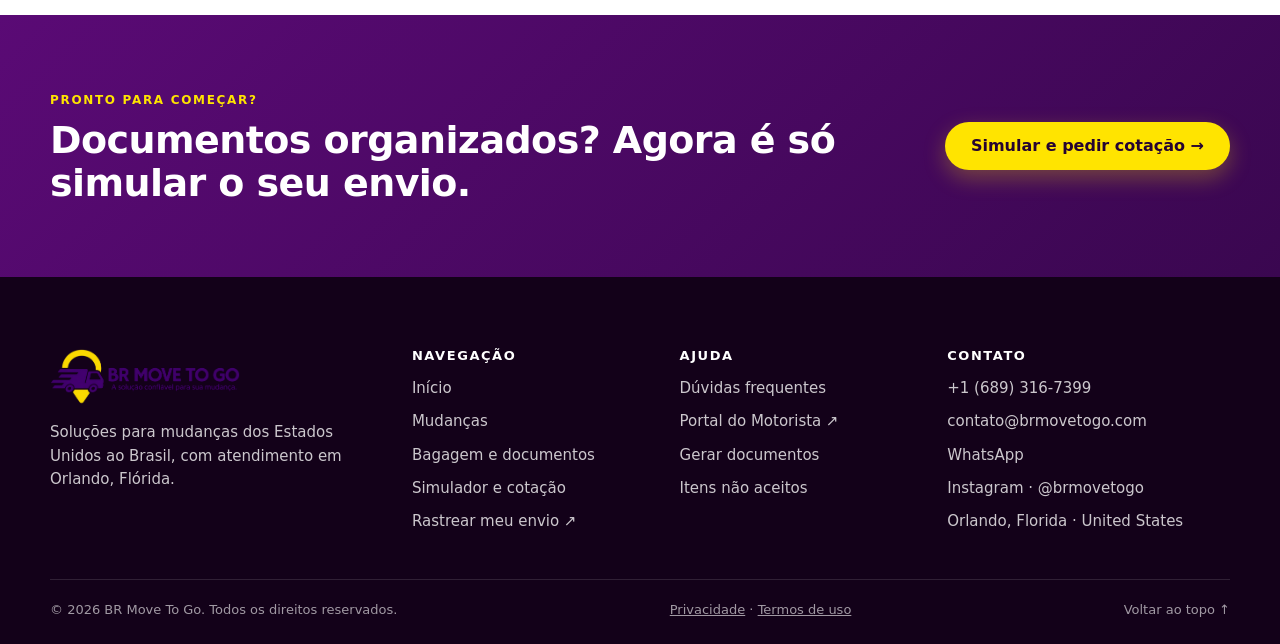
<file: novo/bagagem-e-documentos/index.html>
<!doctype html>
<html lang="pt-BR">
<head>
  <meta charset="utf-8">
  <meta name="viewport" content="width=device-width,initial-scale=1,viewport-fit=cover">
  <title>Bagagem desacompanhada e documentos para mudança ao Brasil | BrMoveToGo</title>
  <meta name="description" content="Regras da bagagem desacompanhada, checklist de documentos, gerador de procuração e declarações e lista de itens proibidos para a sua mudança dos EUA ao Brasil.">
  <meta name="theme-color" content="#2b063f">
  <meta name="robots" content="noindex,nofollow">
  <link rel="icon" href="/favicon.ico" sizes="any">
  <link rel="icon" type="image/png" sizes="48x48" href="/img/favicon-48.png">
  <link rel="apple-touch-icon" href="/img/apple-touch-icon.png">
  <script>document.documentElement.className+=' js'</script>
  <link rel="stylesheet" href="/novo/assets/site.css?v=1e39c652">
  
</head>
<body>
<a class="skip" href="#conteudo">Pular para o conteúdo</a>
<header class="site-header" id="top">
  <div class="container nav-wrap">
    <a class="brand" href="/novo/" aria-label="BrMoveToGo — página inicial"><img src="/img/logo-header.png?v=2" alt="BR Move To Go" width="650" height="202"></a>
    <button class="menu-btn" type="button" aria-expanded="false" aria-controls="menu" aria-label="Abrir menu"><span></span><span></span><span></span></button>
    <nav id="menu" class="nav" aria-label="Navegação principal"><a href="/novo/">Início</a><a href="/novo/mudancas/">Mudanças</a><a href="/novo/bagagem-e-documentos/" aria-current="page">Bagagem e documentos</a><a href="https://envios.brmovetogo.com/rastreio" target="_blank" rel="noopener">Rastrear envio ↗</a><a class="btn btn-primary btn-small" href="/novo/simulador/">Simular e pedir cotação</a></nav>
  </div>
</header>
<main id="conteudo">

<section class="page-hero"><div class="container"><nav class="crumbs" aria-label="Você está em"><a href="/novo/">Início</a><span aria-hidden="true">›</span><span>Bagagem e documentos</span></nav>
  <h1>Bagagem desacompanhada e documentos, tudo em um só lugar.</h1>
  <p>Entenda as regras da Receita Federal, reúna os documentos, gere os formulários e confira o que pode ir na sua mudança para o Brasil.</p></div></section>
<nav class="subnav" aria-label="Nesta página"><div class="container">
  <a href="#regras">1 · Regras</a><a href="#documentos">2 · Documentos</a><a href="#gerar">3 · Gerar formulários</a><a href="#itens">4 · Itens proibidos</a><a href="#fontes">Fontes oficiais</a></div></nav>

<section class="section" id="regras"><div class="container">
  <div class="section-head reveal"><span class="kicker">1 · REGRAS</span><h2>Mudando para o Brasil? Entenda os principais critérios.</h2>
    <p>Bagagem desacompanhada é a carga enviada separadamente do passageiro e amparada por conhecimento de transporte. O enquadramento e a liberação são definidos pela Receita Federal.</p></div>
  <div class="callout reveal"><div class="ico">!</div><div><strong>Prazo legal importante</strong>
    Para ser tratada como bagagem desacompanhada, a carga deve chegar ao Brasil dentro dos <b>3 meses anteriores</b> ou até <b>6 meses posteriores</b> à chegada do viajante e deve ser proveniente do país de estada ou procedência do passageiro.</div></div>
  <div class="criteria">
    <article class="reveal"><span>01</span><h3>Conhecimento de carga</h3><p>A remessa deve estar acobertada por conhecimento de carga ou documento equivalente, emitido em nome do viajante e com a quantidade de volumes.</p></article>
    <article class="reveal"><span>02</span><h3>Relação dos bens</h3><p>Os bens devem ser relacionados por caixa ou volume, com descrição e valor aproximado. A Receita recomenda caixas numeradas e conteúdo discriminado caixa a caixa.</p></article>
    <article class="reveal"><span>03</span><h3>Uso pessoal, sem caráter comercial</h3><p>A quantidade, natureza e variedade dos bens não podem caracterizar finalidade comercial ou industrial. Encomendas para terceiros também não se enquadram como bagagem.</p></article>
    <article class="reveal"><span>04</span><h3>Mudança após residência no exterior</h3><p>O brasileiro que residiu no exterior por mais de 1 ano pode ter isenção adicional para móveis e outros bens de uso doméstico, observadas as condições legais e a análise aduaneira.</p></article>
  </div>
  <div class="tax reveal"><div><h3>Tributação e isenção</h3>
    <p>Bens de uso pessoal usados, livros, folhetos e periódicos possuem tratamento de isenção. Para outros bens enquadrados como bagagem, pode haver aplicação do Regime de Tributação Especial. Em mudança para o Brasil, algumas situações permitem isenções adicionais, sempre sujeitas ao enquadramento e análise da Receita Federal.</p></div>
    <a class="btn btn-primary" href="https://www.gov.br/receitafederal/pt-br/assuntos/aduana-e-comercio-exterior/viagens-internacionais/guia-do-viajante/entrada-no-brasil/mudanca-brasil" target="_blank" rel="noopener">Consultar Receita Federal ↗</a></div>
</div></section>

<section class="section section-alt" id="documentos"><div class="container">
  <div class="section-head reveal"><span class="kicker">2 · DOCUMENTOS</span><h2>Documentos normalmente solicitados para a operação.</h2>
    <p>Esta lista reúne documentos oficiais e documentos que a BrMoveToGo ou o despachante podem solicitar para organizar o processo. Dependendo do caso, a Alfândega poderá pedir documentos adicionais.</p></div>
  <div class="checklist-head reveal"><div class="progress"><div class="progress-bar"><i id="checkBar"></i></div><small id="checkTxt">0 de 12 reunidos</small></div>
    <span class="note" style="margin:0">Suas marcações ficam salvas só neste aparelho.</span></div>
  <div class="checklist reveal"><label for="ck1"><input type="checkbox" id="ck1"><span><b>RG ou documento de identidade</b><small>Cópia legível do documento do viajante.</small></span></label><label for="ck2"><input type="checkbox" id="ck2"><span><b>CPF</b><small>CPF regular do responsável pela bagagem.</small></span></label><label for="ck3"><input type="checkbox" id="ck3"><span><b>Passaporte</b><small>Página de identificação e registros relevantes de viagem.</small></span></label><label for="ck4"><input type="checkbox" id="ck4"><span><b>Comprovante de residência no Brasil</b><small>Utilizado no cadastro e organização documental da operação.</small></span></label><label for="ck5"><input type="checkbox" id="ck5"><span><b>Comprovação de residência nos EUA</b><small>Especialmente relevante quando houver pedido de enquadramento como mudança após residência no exterior.</small></span></label><label for="ck6"><input type="checkbox" id="ck6"><span><b>Carta de mudança ou histórico de residência</b><small>A BrMoveToGo pode solicitar carta de mudança ou até 13 contas/comprovantes de consumo dos EUA para ajudar a demonstrar o período de residência, conforme o caso.</small></span></label><label for="ck7"><input type="checkbox" id="ck7"><span><b>Passagem aérea do passageiro</b><small>A Receita aceita bilhete de passagem, passaporte ou outro documento que comprove a chegada ao Brasil.</small></span></label><label for="ck8"><input type="checkbox" id="ck8"><span><b>Passagens da família, quando aplicável</b><small>Filhos, cônjuge ou demais integrantes vinculados à mudança, quando necessário para a análise documental.</small></span></label><label for="ck9"><input type="checkbox" id="ck9"><span><b>Relação de bens por caixa/volume</b><small>Descrição e valor aproximado, preferencialmente com caixas numeradas.</small></span></label><label for="ck10"><input type="checkbox" id="ck10"><span><b>Notas de bens novos</b><small>Bens novos devem ter documentação de aquisição ou justificativa para eventual inexistência.</small></span></label><label for="ck11"><input type="checkbox" id="ck11"><span><b>Conta GOV.BR nível Prata ou Ouro</b><small>Serviços digitais da Receita Federal, incluindo acesso ao e-CAC, exigem conta gov.br prata ou ouro em diversas situações.</small></span></label><label for="ck12"><input type="checkbox" id="ck12"><span><b>Procuração para o despachante</b><small>Quando o despacho for realizado por representante nomeado pelo viajante.</small></span></label></div>
</div></section>

<section class="section" id="gerar"><div class="container">
  <div class="section-head reveal"><span class="kicker">3 · GERAR FORMULÁRIOS</span><h2>Preencha uma vez e gere os documentos da sua mudança.</h2>
    <p>Na Central de Documentos você informa seus dados uma única vez e gera os formulários usados no processo. O preenchimento acontece só no seu navegador.</p></div>
  <div class="doc-grid">
    <article class="doc-card reveal"><span class="doc-no">01</span><h3>Procuração</h3><p>Com os dados do cliente e do representante responsável pelo processo.</p></article>
    <article class="doc-card reveal"><span class="doc-no">02</span><h3>Declaração de Residência</h3><p>Período de residência no exterior e retorno ao Brasil.</p></article>
    <article class="doc-card reveal"><span class="doc-no">03</span><h3>Declaração de Envio Total</h3><p>Quantidade de volumes e informações gerais da mudança.</p></article>
    <article class="doc-card reveal"><span class="doc-no">04</span><h3>Relação de Bens</h3><p>Bens organizados por caixa ou volume, conforme orientação do processo.</p></article>
  </div>
  <div class="cta-row" style="margin-top:0"><button class="btn btn-purple" type="button" data-open-docs>Abrir Central de Documentos →</button></div>
  <div class="workspace" id="workspace">
    <div class="workspace-head"><strong>Central de Documentos BrMoveToGo</strong>
      <div class="actions"><a href="/novo/gerador.html" target="_blank" rel="noopener">Abrir em tela cheia ↗</a><button type="button" id="closeWorkspace">Fechar ×</button></div></div>
    <iframe title="Gerador de Documentos BrMoveToGo" data-src="/novo/gerador.html?embed=1" loading="lazy"></iframe>
  </div>
  <p class="note">Os modelos disponibilizados nesta área têm finalidade operacional e de apoio ao preenchimento. A documentação final pode variar conforme o caso e as exigências do despachante ou da autoridade aduaneira.</p>
</div></section>

<section class="section section-alt" id="itens"><div class="container">
  <div class="section-head reveal"><span class="kicker">4 · ITENS PROIBIDOS, RESTRITOS E NÃO ACEITOS</span><h2>Antes de embalar, confirme o que pode fazer parte da sua mudança.</h2>
    <p>A legislação brasileira distingue bens proibidos, bens sujeitos à autorização de órgãos públicos e bens fora do conceito de bagagem. Além disso, a BrMoveToGo adota uma política operacional própria de itens que não transporta.</p></div>
  <div class="rules">
    <div class="rule reveal"><h3><span>×</span>Exemplos de bens proibidos pela legislação</h3><ul>
      <li>Substâncias entorpecentes ou drogas.</li><li>Produtos falsificados ou pirateados.</li>
      <li>Réplicas e simulacros de armas de fogo em situações proibidas.</li>
      <li>Agrotóxicos e outros produtos cuja entrada seja vedada.</li>
      <li>Determinadas espécies de fauna/flora sem licença ou autorização.</li></ul></div>
    <div class="rule restricted reveal"><h3><span>!</span>Exemplos de bens sujeitos a controle ou outro regime</h3><ul>
      <li>Medicamentos e suplementos — podem depender de controle da Anvisa.</li>
      <li>Animais, alimentos, sementes e produtos de origem animal/vegetal — controles agropecuários.</li>
      <li>Armas, munições e produtos controlados — Exército Brasileiro.</li>
      <li>Veículos, motos e suas partes/peças — ficam fora do conceito comum de bagagem e seguem regras próprias.</li>
      <li>Bens em quantidade ou variedade que indiquem finalidade comercial.</li></ul></div>
  </div>
  <div class="policy reveal" style="margin-top:16px"><div class="label">POLÍTICA OPERACIONAL BRMOVETOGO</div>
    <h3>Itens que não aceitamos em nossas mudanças</h3>
    <p>Para reduzir riscos operacionais, aduaneiros e de segurança, a BrMoveToGo pode adotar critérios mais restritivos que a legislação.</p>
    <div class="chips"><span>Armas de fogo</span><span>Joias</span><span>Dinheiro em espécie</span><span>Celulares, tablets e laptops</span><span>Vitaminas, suplementos e medicamentos</span><span>Ferramentas com gasolina/combustível</span><span>Peças automotivas / motos</span><span>Bicicleta elétrica</span><span>Patinete elétrico</span><span>Hoverboard</span><span>Animais</span><span>Grande quantidade de itens idênticos</span></div>
    <div class="battery"><b>Baterias de lítio:</b> somente serão avaliadas quando expressamente autorizadas pela operação e em conformidade com as regras do modal. Consulte a equipe antes de embalar.</div></div>
  <figure class="art reveal"><img src="/img/prohibited-items.webp" alt="Lista visual de itens não aceitos pela BrMoveToGo" width="900" height="1600" loading="lazy" decoding="async">
    <figcaption><b>Lista operacional BrMoveToGo.</b> Em caso de dúvida sobre qualquer item, consulte a equipe antes do carregamento.</figcaption></figure>
</div></section>

<section class="section" id="fontes"><div class="container">
  <div class="section-head reveal"><span class="kicker">FONTES OFICIAIS</span><h2>Quer conferir direto na fonte?</h2></div>
  <div class="sources reveal">
    <a href="https://www.gov.br/receitafederal/pt-br/assuntos/aduana-e-comercio-exterior/viagens-internacionais/guia-do-viajante/entrada-no-brasil/mudanca-brasil" target="_blank" rel="noopener">Receita Federal — Bagagem desacompanhada e mudança para o Brasil ↗</a>
    <a href="https://www.gov.br/receitafederal/pt-br/assuntos/aduana-e-comercio-exterior/viagens-internacionais/guia-do-viajante/entrada-no-brasil/proibicoes-restricoes" target="_blank" rel="noopener">Receita Federal — Proibições e Restrições ↗</a></div>
</div></section>
<section class="final-cta"><div class="container">
  <div><span>PRONTO PARA COMEÇAR?</span><h2>Documentos organizados? Agora é só simular o seu envio.</h2></div>
  <a class="btn btn-primary" href="/novo/simulador/">Simular e pedir cotação →</a>
</div></section>

</main>
<footer class="site-footer">
  <div class="container">
    <div class="footer-grid">
      <div class="footer-brand">
        <img src="/img/logo.png?v=2" alt="BR Move To Go" width="862" height="267" loading="lazy" decoding="async">
        <p>Soluções para mudanças dos Estados Unidos ao Brasil, com atendimento em Orlando, Flórida.</p>
      </div>
      <div>
        <h4>Navegação</h4>
        <ul>
          <li><a href="/novo/">Início</a></li>
          <li><a href="/novo/mudancas/">Mudanças</a></li>
          <li><a href="/novo/bagagem-e-documentos/">Bagagem e documentos</a></li>
          <li><a href="/novo/simulador/">Simulador e cotação</a></li>
          <li><a href="https://envios.brmovetogo.com/rastreio" target="_blank" rel="noopener">Rastrear meu envio ↗</a></li>
        </ul>
      </div>
      <div>
        <h4>Ajuda</h4>
        <ul>
          <li><a href="/novo/#faq">Dúvidas frequentes</a></li>
          <li><a href="https://envios.brmovetogo.com/portaldomotorista/" target="_blank" rel="noopener">Portal do Motorista ↗</a></li>
          <li><a href="/novo/bagagem-e-documentos/#gerar">Gerar documentos</a></li>
          <li><a href="/novo/bagagem-e-documentos/#itens">Itens não aceitos</a></li>
        </ul>
      </div>
      <div>
        <h4>Contato</h4>
        <ul>
          <li><a href="tel:+16893167399">+1 (689) 316-7399</a></li>
          <li><a href="mailto:contato@brmovetogo.com">contato@brmovetogo.com</a></li>
          <li><a href="https://wa.me/16893167399?text=Ol%C3%A1%21%20Vim%20pelo%20site%20da%20BrMoveToGo%20e%20gostaria%20de%20solicitar%20uma%20cota%C3%A7%C3%A3o." target="_blank" rel="noopener">WhatsApp</a></li>
          <li><a href="https://www.instagram.com/brmovetogo/" target="_blank" rel="noopener">Instagram · @brmovetogo</a></li>
          <li>Orlando, Florida · United States</li>
        </ul>
      </div>
    </div>
    <div class="footer-bottom">
      <span>© <span id="year">2026</span> BR Move To Go. Todos os direitos reservados.</span>
      <span><button type="button" data-legal="privacy">Privacidade</button> · <button type="button" data-legal="terms">Termos de uso</button></span>
      <a href="#top">Voltar ao topo ↑</a>
    </div>
  </div>
</footer>
<a class="wa-float" href="https://wa.me/16893167399?text=Ol%C3%A1%21%20Vim%20pelo%20site%20da%20BrMoveToGo%20e%20gostaria%20de%20solicitar%20uma%20cota%C3%A7%C3%A3o." target="_blank" rel="noopener" aria-label="Falar com a BrMoveToGo pelo WhatsApp"><svg viewBox="0 0 32 32" aria-hidden="true"><path d="M19.11 17.21c-.26-.13-1.55-.76-1.79-.85-.24-.09-.42-.13-.59.13-.17.26-.68.85-.83 1.02-.15.17-.31.2-.57.07-.26-.13-1.1-.41-2.1-1.29-.78-.69-1.3-1.54-1.45-1.8-.15-.26-.02-.4.11-.53.12-.12.26-.31.39-.46.13-.15.17-.26.26-.44.09-.17.04-.33-.02-.46-.07-.13-.59-1.42-.81-1.94-.21-.51-.43-.44-.59-.45h-.5c-.17 0-.46.07-.7.33-.24.26-.92.9-.92 2.2s.94 2.55 1.07 2.73c.13.17 1.85 2.83 4.49 3.97.63.27 1.12.43 1.5.55.63.2 1.2.17 1.65.1.5-.07 1.55-.63 1.77-1.24.22-.61.22-1.13.15-1.24-.06-.11-.24-.17-.5-.3z"/><path d="M16.03 3.2A12.62 12.62 0 0 0 5.2 22.31L3.5 28.8l6.64-1.74A12.6 12.6 0 1 0 16.03 3.2zm0 22.94c-2.02 0-4-.55-5.72-1.59l-.41-.24-3.94 1.03 1.05-3.84-.27-.42a10.35 10.35 0 1 1 9.29 5.06z"/></svg><b>WhatsApp</b></a>
<div class="legal-modal" id="privacyModal" aria-hidden="true" role="dialog" aria-modal="true" aria-label="Política de Privacidade">
  <div class="legal-dialog">
    <button class="legal-close" type="button" aria-label="Fechar">×</button>
    <span class="kicker">PRIVACIDADE</span>
    <h2>Política de Privacidade</h2>
    <p>Os dados informados no formulário e no simulador são utilizados para organizar sua solicitação de cotação. O site não processa pagamentos e o envio da solicitação ocorre por meio do WhatsApp.</p>
    <p>Não inclua documentos pessoais, dados bancários ou informações sensíveis no campo de descrição. Informações adicionais necessárias à contratação devem ser tratadas diretamente com a equipe.</p>
    <small>Texto informativo inicial. Recomenda-se revisão jurídica antes da publicação definitiva.</small>
  </div>
</div>
<div class="legal-modal" id="termsModal" aria-hidden="true" role="dialog" aria-modal="true" aria-label="Termos de Uso">
  <div class="legal-dialog">
    <button class="legal-close" type="button" aria-label="Fechar">×</button>
    <span class="kicker">TERMOS</span>
    <h2>Termos de Uso</h2>
    <p>As informações e estimativas apresentadas neste site têm finalidade informativa. O simulador de volume não constitui proposta comercial, preço final, prazo garantido ou confirmação de disponibilidade.</p>
    <p>A contratação dos serviços ocorre somente após análise do cenário, apresentação da proposta aplicável e aceite entre as partes.</p>
    <small>Texto informativo inicial. Recomenda-se revisão jurídica antes da publicação definitiva.</small>
  </div>
</div>

<script src="/novo/assets/site.js?v=1e39c652" defer></script>
</body>
</html>
</file>
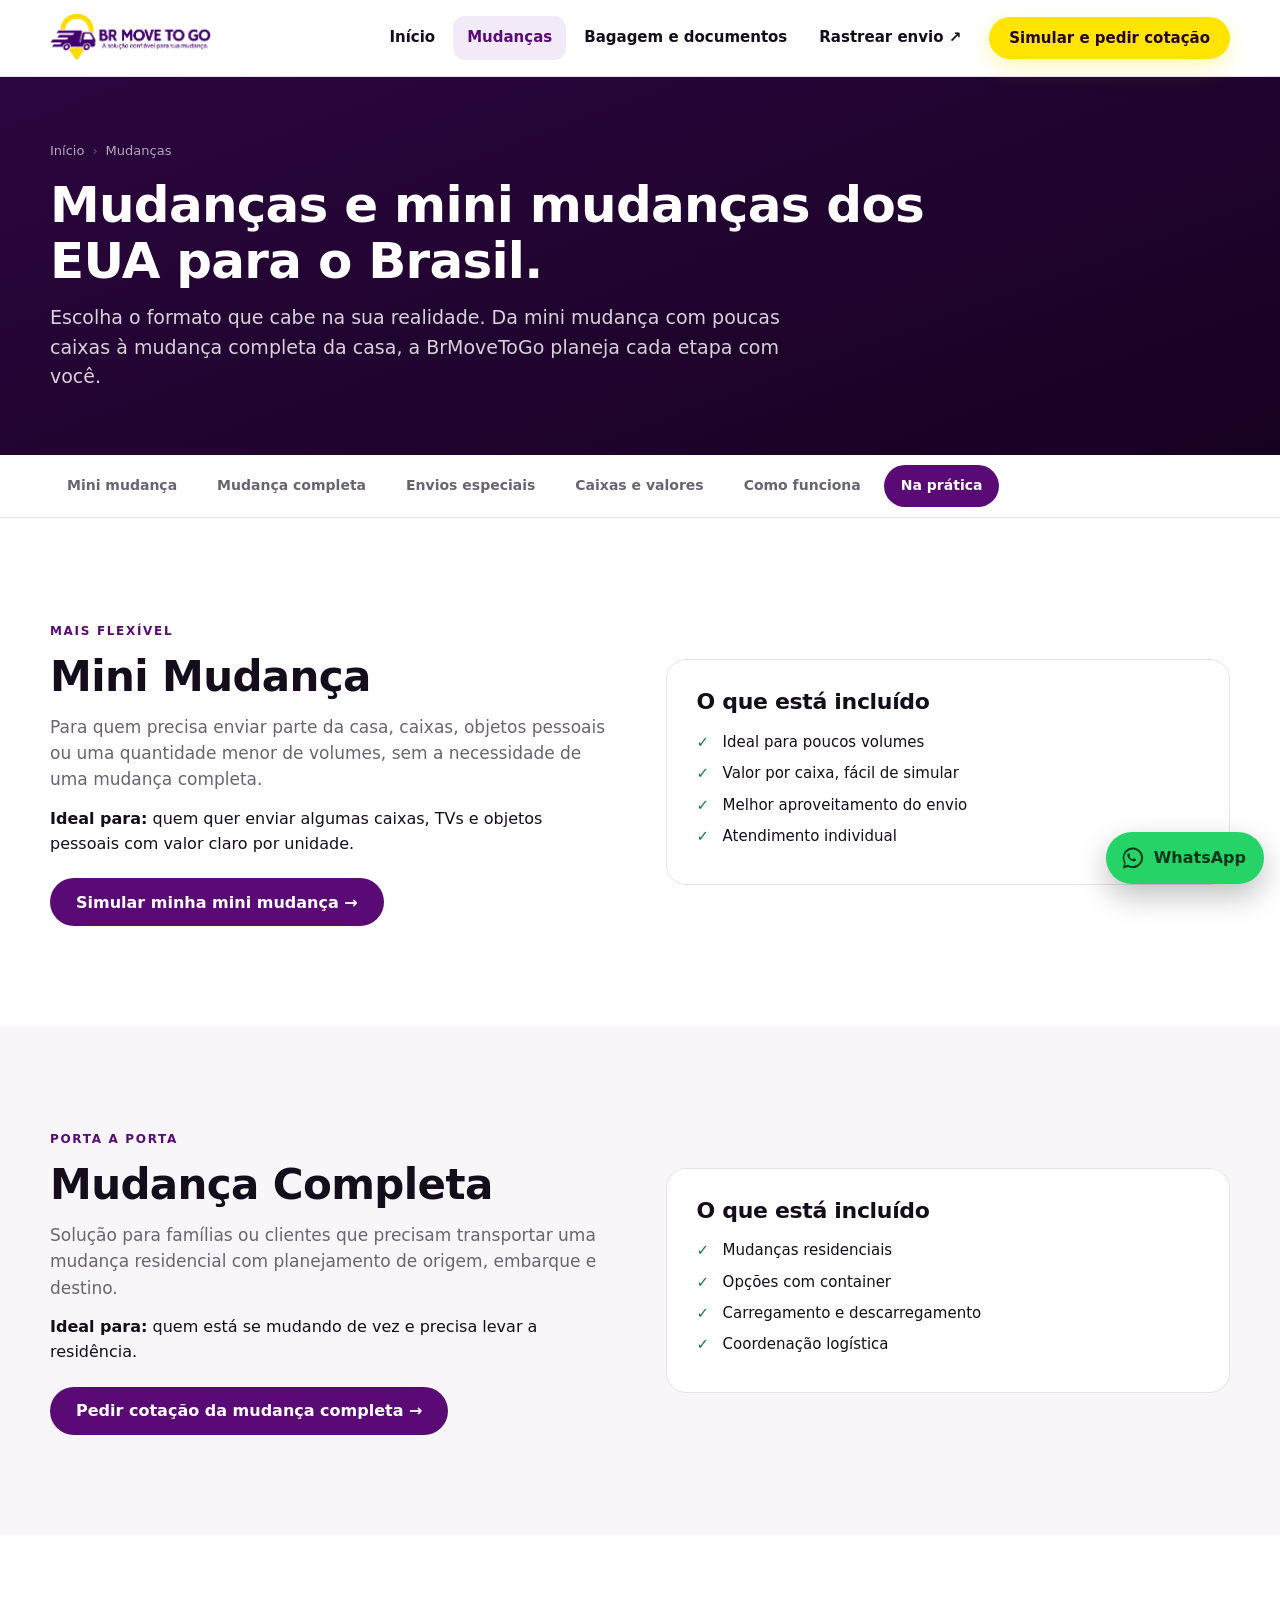
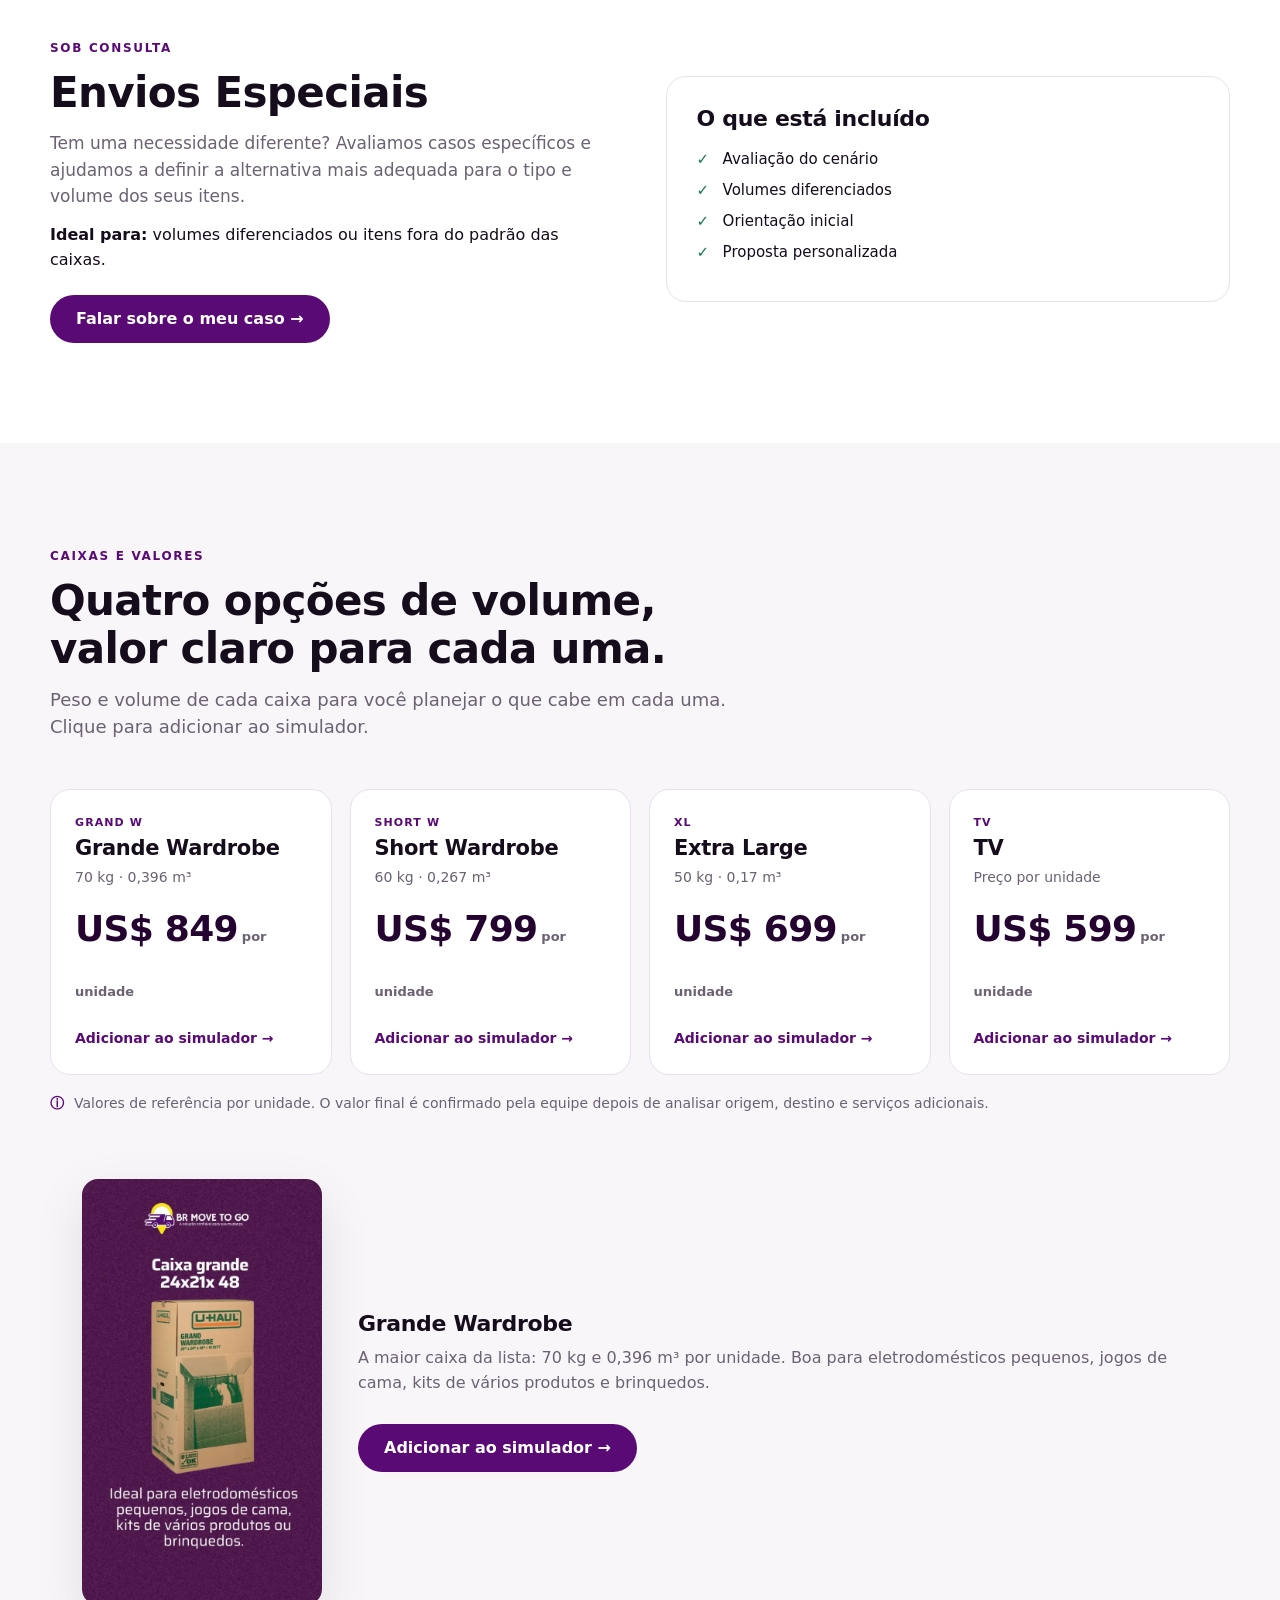
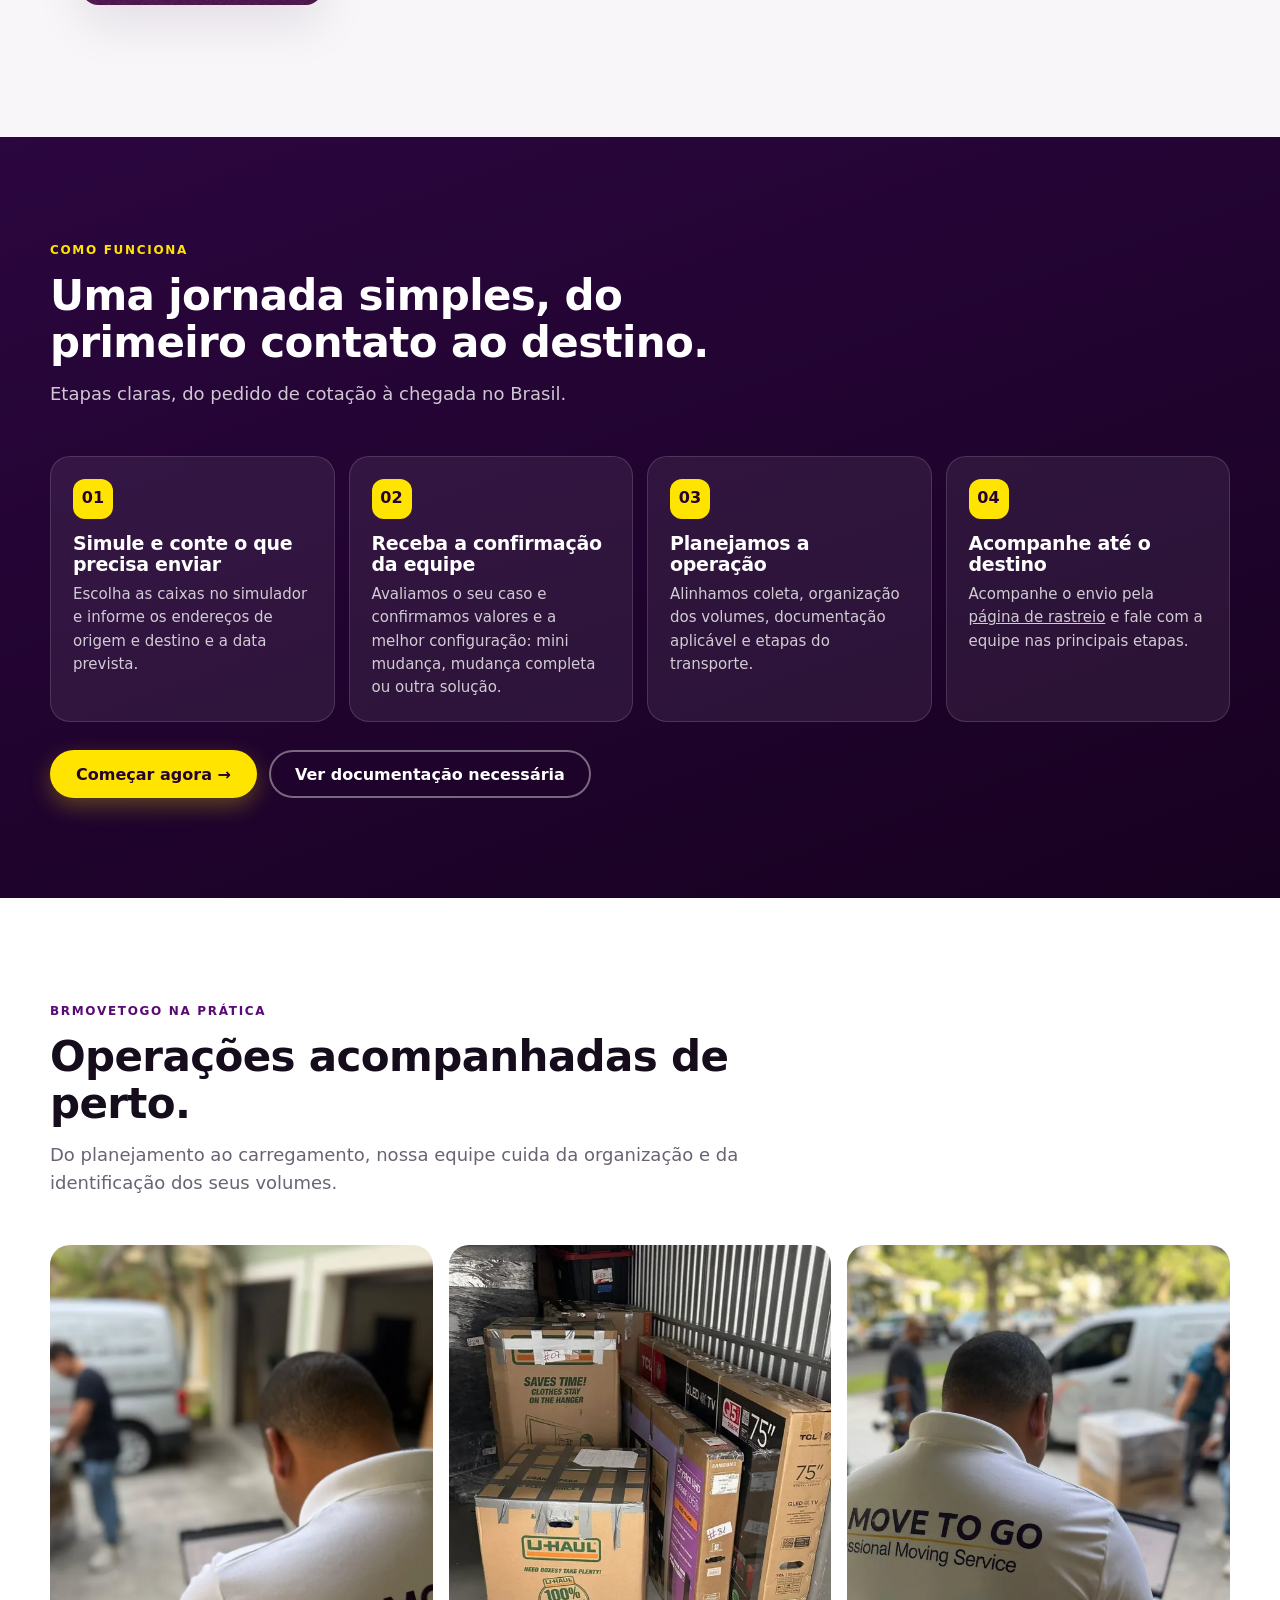
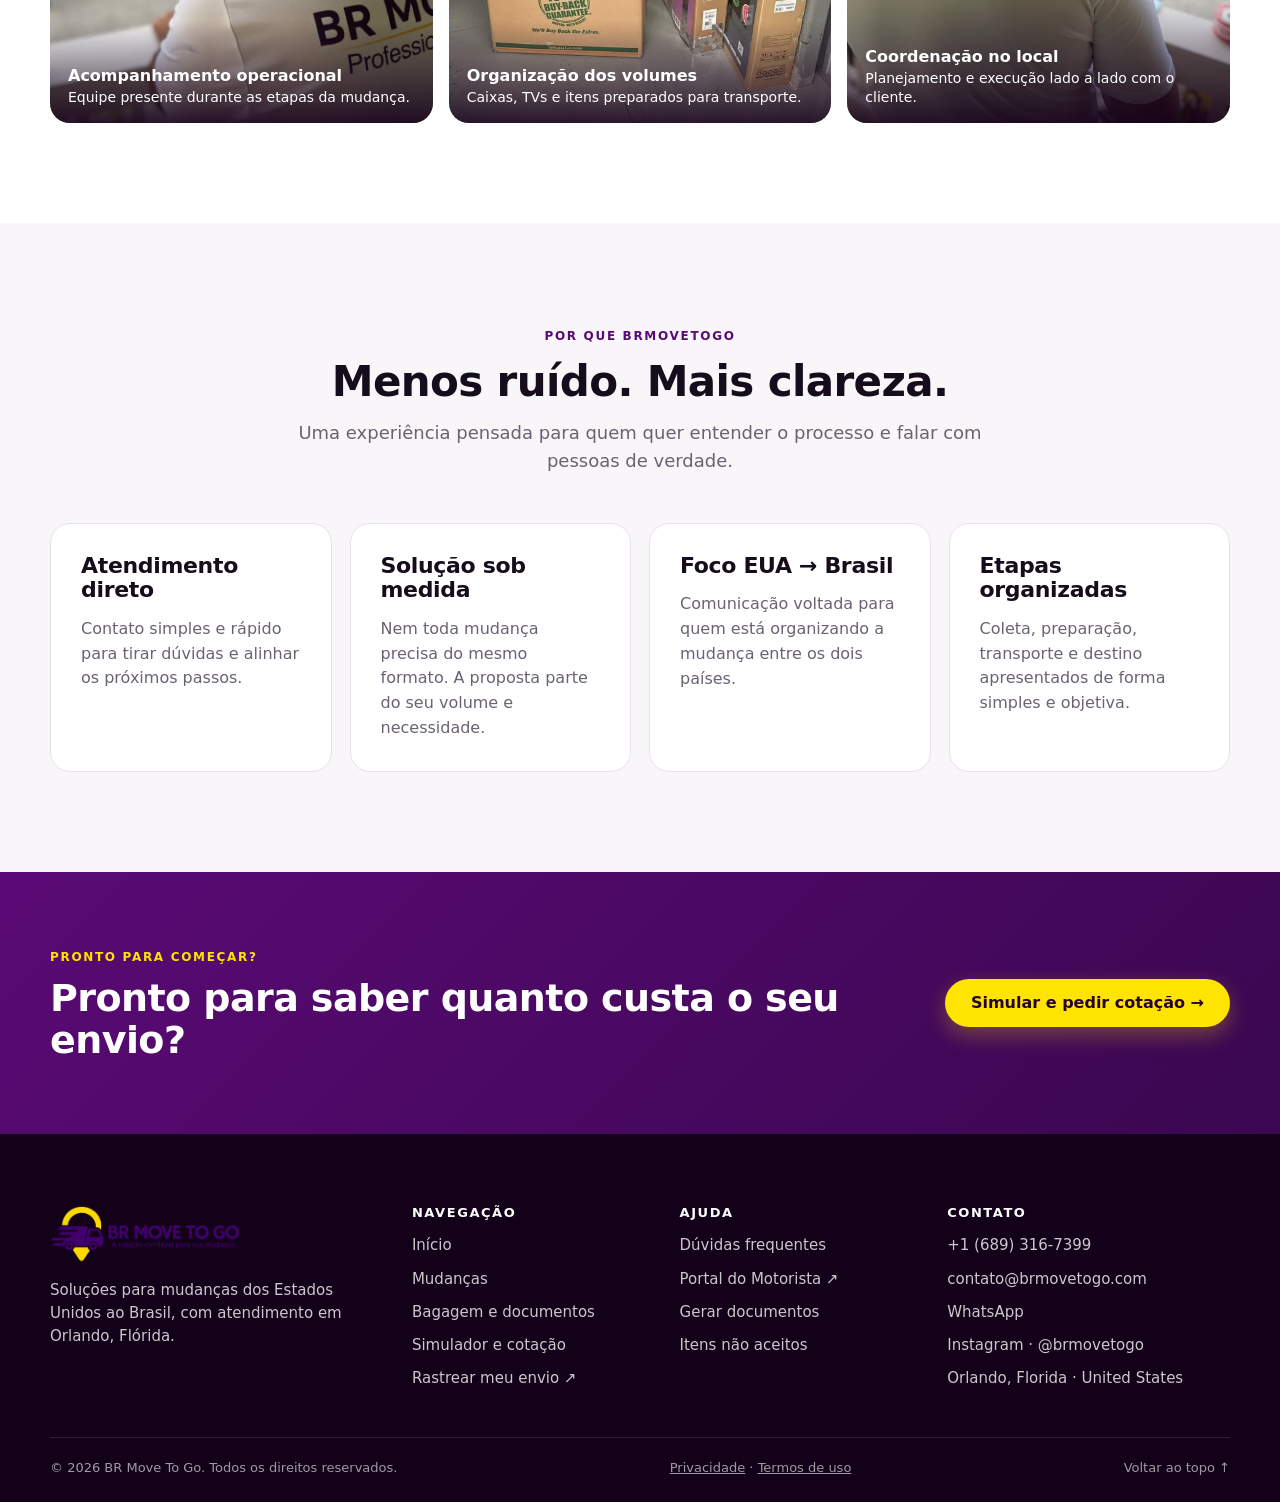
<file: novo/mudancas/index.html>
<!doctype html>
<html lang="pt-BR">
<head>
  <meta charset="utf-8">
  <meta name="viewport" content="width=device-width,initial-scale=1,viewport-fit=cover">
  <title>Mudanças e mini mudanças EUA → Brasil | BrMoveToGo</title>
  <meta name="description" content="Mini mudança, mudança completa e envios especiais dos Estados Unidos para o Brasil. Veja os valores por caixa e como funciona a operação.">
  <meta name="theme-color" content="#2b063f">
  <meta name="robots" content="noindex,nofollow">
  <link rel="icon" href="/favicon.ico" sizes="any">
  <link rel="icon" type="image/png" sizes="48x48" href="/img/favicon-48.png">
  <link rel="apple-touch-icon" href="/img/apple-touch-icon.png">
  <script>document.documentElement.className+=' js'</script>
  <link rel="stylesheet" href="/novo/assets/site.css?v=1e39c652">
  
</head>
<body>
<a class="skip" href="#conteudo">Pular para o conteúdo</a>
<header class="site-header" id="top">
  <div class="container nav-wrap">
    <a class="brand" href="/novo/" aria-label="BrMoveToGo — página inicial"><img src="/img/logo-header.png?v=2" alt="BR Move To Go" width="650" height="202"></a>
    <button class="menu-btn" type="button" aria-expanded="false" aria-controls="menu" aria-label="Abrir menu"><span></span><span></span><span></span></button>
    <nav id="menu" class="nav" aria-label="Navegação principal"><a href="/novo/">Início</a><a href="/novo/mudancas/" aria-current="page">Mudanças</a><a href="/novo/bagagem-e-documentos/">Bagagem e documentos</a><a href="https://envios.brmovetogo.com/rastreio" target="_blank" rel="noopener">Rastrear envio ↗</a><a class="btn btn-primary btn-small" href="/novo/simulador/">Simular e pedir cotação</a></nav>
  </div>
</header>
<main id="conteudo">

<section class="page-hero"><div class="container"><nav class="crumbs" aria-label="Você está em"><a href="/novo/">Início</a><span aria-hidden="true">›</span><span>Mudanças</span></nav>
  <h1>Mudanças e mini mudanças dos EUA para o Brasil.</h1>
  <p>Escolha o formato que cabe na sua realidade. Da mini mudança com poucas caixas à mudança completa da casa, a BrMoveToGo planeja cada etapa com você.</p></div></section>
<nav class="subnav" aria-label="Nesta página"><div class="container">
  <a href="#mini">Mini mudança</a><a href="#completa">Mudança completa</a><a href="#especiais">Envios especiais</a><a href="#caixas">Caixas e valores</a><a href="#como-funciona">Como funciona</a><a href="#pratica">Na prática</a></div></nav>
<section class="section" id="mini"><div class="container split">
  <div class="reveal"><span class="kicker">MAIS FLEXÍVEL</span><h2 class="h2">Mini Mudança</h2>
    <p style="color:var(--muted);font-size:17px;margin-bottom:14px">Para quem precisa enviar parte da casa, caixas, objetos pessoais ou uma quantidade menor de volumes, sem a necessidade de uma mudança completa.</p>
    <p style="margin-bottom:22px"><b>Ideal para:</b> quem quer enviar algumas caixas, TVs e objetos pessoais com valor claro por unidade.</p>
    <a class="btn btn-purple" href="/novo/simulador/?tipo=mini">Simular minha mini mudança →</a></div>
  <div class="card reveal"><h3>O que está incluído</h3><ul><li>Ideal para poucos volumes</li><li>Valor por caixa, fácil de simular</li><li>Melhor aproveitamento do envio</li><li>Atendimento individual</li></ul></div>
</div></section>
<section class="section section-alt" id="completa"><div class="container split">
  <div class="reveal"><span class="kicker">PORTA A PORTA</span><h2 class="h2">Mudança Completa</h2>
    <p style="color:var(--muted);font-size:17px;margin-bottom:14px">Solução para famílias ou clientes que precisam transportar uma mudança residencial com planejamento de origem, embarque e destino.</p>
    <p style="margin-bottom:22px"><b>Ideal para:</b> quem está se mudando de vez e precisa levar a residência.</p>
    <a class="btn btn-purple" href="/novo/simulador/?tipo=completa">Pedir cotação da mudança completa →</a></div>
  <div class="card reveal"><h3>O que está incluído</h3><ul><li>Mudanças residenciais</li><li>Opções com container</li><li>Carregamento e descarregamento</li><li>Coordenação logística</li></ul></div>
</div></section>
<section class="section" id="especiais"><div class="container split">
  <div class="reveal"><span class="kicker">SOB CONSULTA</span><h2 class="h2">Envios Especiais</h2>
    <p style="color:var(--muted);font-size:17px;margin-bottom:14px">Tem uma necessidade diferente? Avaliamos casos específicos e ajudamos a definir a alternativa mais adequada para o tipo e volume dos seus itens.</p>
    <p style="margin-bottom:22px"><b>Ideal para:</b> volumes diferenciados ou itens fora do padrão das caixas.</p>
    <a class="btn btn-purple" href="/novo/simulador/?tipo=especial">Falar sobre o meu caso →</a></div>
  <div class="card reveal"><h3>O que está incluído</h3><ul><li>Avaliação do cenário</li><li>Volumes diferenciados</li><li>Orientação inicial</li><li>Proposta personalizada</li></ul></div>
</div></section>

<section class="section section-alt" id="caixas"><div class="container">
  <div class="section-head reveal"><span class="kicker">CAIXAS E VALORES</span><h2>Quatro opções de volume, valor claro para cada uma.</h2>
    <p>Peso e volume de cada caixa para você planejar o que cabe em cada uma. Clique para adicionar ao simulador.</p></div>
  <div class="price-grid"><a class="price-tile reveal" href="/novo/simulador/?add=grand">
  <span class="tag">Grand W</span><h3>Grande Wardrobe</h3><span class="specs">70 kg · 0,396 m³</span>
  <span class="price">US$ 849<small>por unidade</small></span>
  <span class="go">Adicionar ao simulador →</span></a><a class="price-tile reveal" href="/novo/simulador/?add=short">
  <span class="tag">Short W</span><h3>Short Wardrobe</h3><span class="specs">60 kg · 0,267 m³</span>
  <span class="price">US$ 799<small>por unidade</small></span>
  <span class="go">Adicionar ao simulador →</span></a><a class="price-tile reveal" href="/novo/simulador/?add=xl">
  <span class="tag">XL</span><h3>Extra Large</h3><span class="specs">50 kg · 0,17 m³</span>
  <span class="price">US$ 699<small>por unidade</small></span>
  <span class="go">Adicionar ao simulador →</span></a><a class="price-tile reveal" href="/novo/simulador/?add=tv">
  <span class="tag">TV</span><h3>TV</h3><span class="specs">Preço por unidade</span>
  <span class="price">US$ 599<small>por unidade</small></span>
  <span class="go">Adicionar ao simulador →</span></a></div>
  <p class="price-note"><b>ⓘ</b><span>Valores de referência por unidade. O valor final é confirmado pela equipe depois de analisar origem, destino e serviços adicionais.</span></p>
  <div class="box-feature reveal">
    <img src="/img/box-card-1.webp" alt="Grand Wardrobe, caixa grande de 24 x 21 x 48 polegadas" width="620" height="1102" loading="lazy" decoding="async">
    <div><h3>Grande Wardrobe</h3>
      <p>A maior caixa da lista: 70 kg e 0,396 m³ por unidade. Boa para eletrodomésticos pequenos, jogos de cama, kits de vários produtos e brinquedos.</p>
      <div class="cta-row"><a class="btn btn-purple" href="/novo/simulador/?add=grand">Adicionar ao simulador →</a></div></div>
  </div>
</div></section>

<section class="section section-dark" id="como-funciona"><div class="container">
  <div class="section-head reveal"><span class="kicker">COMO FUNCIONA</span><h2>Uma jornada simples, do primeiro contato ao destino.</h2>
    <p>Etapas claras, do pedido de cotação à chegada no Brasil.</p></div>
  <div class="steps four"><div class="step reveal"><b>01</b><h3>Simule e conte o que precisa enviar</h3><p>Escolha as caixas no simulador e informe os endereços de origem e destino e a data prevista.</p></div><div class="step reveal"><b>02</b><h3>Receba a confirmação da equipe</h3><p>Avaliamos o seu caso e confirmamos valores e a melhor configuração: mini mudança, mudança completa ou outra solução.</p></div><div class="step reveal"><b>03</b><h3>Planejamos a operação</h3><p>Alinhamos coleta, organização dos volumes, documentação aplicável e etapas do transporte.</p></div><div class="step reveal"><b>04</b><h3>Acompanhe até o destino</h3><p>Acompanhe o envio pela <a href="https://envios.brmovetogo.com/rastreio" target="_blank" rel="noopener" style="text-decoration:underline">página de rastreio</a> e fale com a equipe nas principais etapas.</p></div></div>
  <div class="cta-row"><a class="btn btn-primary" href="/novo/simulador/">Começar agora →</a>
    <a class="btn btn-ghost" href="/novo/bagagem-e-documentos/">Ver documentação necessária</a></div>
</div></section>

<section class="section" id="pratica"><div class="container">
  <div class="section-head reveal"><span class="kicker">BRMOVETOGO NA PRÁTICA</span><h2>Operações acompanhadas de perto.</h2>
    <p>Do planejamento ao carregamento, nossa equipe cuida da organização e da identificação dos seus volumes.</p></div>
  <div class="gallery">
    <figure class="shot reveal"><img src="/img/operation-main.webp" alt="Profissional BrMoveToGo acompanhando uma operação de mudança" width="1000" height="1000" loading="lazy" decoding="async"><figcaption><b>Acompanhamento operacional</b>Equipe presente durante as etapas da mudança.</figcaption></figure>
    <figure class="shot reveal"><img src="/img/operation-2.webp" alt="Volumes organizados e identificados para envio internacional" width="620" height="1102" loading="lazy" decoding="async"><figcaption><b>Organização dos volumes</b>Caixas, TVs e itens preparados para transporte.</figcaption></figure>
    <figure class="shot reveal"><img src="/img/hero-badge.webp" alt="Equipe BrMoveToGo organizando uma mudança" width="900" height="900" loading="lazy" decoding="async"><figcaption><b>Coordenação no local</b>Planejamento e execução lado a lado com o cliente.</figcaption></figure>
  </div>
</div></section>

<section class="section section-alt"><div class="container">
  <div class="section-head center reveal"><span class="kicker">POR QUE BRMOVETOGO</span><h2>Menos ruído. Mais clareza.</h2>
    <p>Uma experiência pensada para quem quer entender o processo e falar com pessoas de verdade.</p></div>
  <div class="cards-3" style="grid-template-columns:repeat(auto-fit,minmax(240px,1fr))">
    <div class="card reveal"><h3>Atendimento direto</h3><p>Contato simples e rápido para tirar dúvidas e alinhar os próximos passos.</p></div>
    <div class="card reveal"><h3>Solução sob medida</h3><p>Nem toda mudança precisa do mesmo formato. A proposta parte do seu volume e necessidade.</p></div>
    <div class="card reveal"><h3>Foco EUA → Brasil</h3><p>Comunicação voltada para quem está organizando a mudança entre os dois países.</p></div>
    <div class="card reveal"><h3>Etapas organizadas</h3><p>Coleta, preparação, transporte e destino apresentados de forma simples e objetiva.</p></div>
  </div>
</div></section>
<section class="final-cta"><div class="container">
  <div><span>PRONTO PARA COMEÇAR?</span><h2>Pronto para saber quanto custa o seu envio?</h2></div>
  <a class="btn btn-primary" href="/novo/simulador/">Simular e pedir cotação →</a>
</div></section>

</main>
<footer class="site-footer">
  <div class="container">
    <div class="footer-grid">
      <div class="footer-brand">
        <img src="/img/logo.png?v=2" alt="BR Move To Go" width="862" height="267" loading="lazy" decoding="async">
        <p>Soluções para mudanças dos Estados Unidos ao Brasil, com atendimento em Orlando, Flórida.</p>
      </div>
      <div>
        <h4>Navegação</h4>
        <ul>
          <li><a href="/novo/">Início</a></li>
          <li><a href="/novo/mudancas/">Mudanças</a></li>
          <li><a href="/novo/bagagem-e-documentos/">Bagagem e documentos</a></li>
          <li><a href="/novo/simulador/">Simulador e cotação</a></li>
          <li><a href="https://envios.brmovetogo.com/rastreio" target="_blank" rel="noopener">Rastrear meu envio ↗</a></li>
        </ul>
      </div>
      <div>
        <h4>Ajuda</h4>
        <ul>
          <li><a href="/novo/#faq">Dúvidas frequentes</a></li>
          <li><a href="https://envios.brmovetogo.com/portaldomotorista/" target="_blank" rel="noopener">Portal do Motorista ↗</a></li>
          <li><a href="/novo/bagagem-e-documentos/#gerar">Gerar documentos</a></li>
          <li><a href="/novo/bagagem-e-documentos/#itens">Itens não aceitos</a></li>
        </ul>
      </div>
      <div>
        <h4>Contato</h4>
        <ul>
          <li><a href="tel:+16893167399">+1 (689) 316-7399</a></li>
          <li><a href="mailto:contato@brmovetogo.com">contato@brmovetogo.com</a></li>
          <li><a href="https://wa.me/16893167399?text=Ol%C3%A1%21%20Vim%20pelo%20site%20da%20BrMoveToGo%20e%20gostaria%20de%20solicitar%20uma%20cota%C3%A7%C3%A3o." target="_blank" rel="noopener">WhatsApp</a></li>
          <li><a href="https://www.instagram.com/brmovetogo/" target="_blank" rel="noopener">Instagram · @brmovetogo</a></li>
          <li>Orlando, Florida · United States</li>
        </ul>
      </div>
    </div>
    <div class="footer-bottom">
      <span>© <span id="year">2026</span> BR Move To Go. Todos os direitos reservados.</span>
      <span><button type="button" data-legal="privacy">Privacidade</button> · <button type="button" data-legal="terms">Termos de uso</button></span>
      <a href="#top">Voltar ao topo ↑</a>
    </div>
  </div>
</footer>
<a class="wa-float" href="https://wa.me/16893167399?text=Ol%C3%A1%21%20Vim%20pelo%20site%20da%20BrMoveToGo%20e%20gostaria%20de%20solicitar%20uma%20cota%C3%A7%C3%A3o." target="_blank" rel="noopener" aria-label="Falar com a BrMoveToGo pelo WhatsApp"><svg viewBox="0 0 32 32" aria-hidden="true"><path d="M19.11 17.21c-.26-.13-1.55-.76-1.79-.85-.24-.09-.42-.13-.59.13-.17.26-.68.85-.83 1.02-.15.17-.31.2-.57.07-.26-.13-1.1-.41-2.1-1.29-.78-.69-1.3-1.54-1.45-1.8-.15-.26-.02-.4.11-.53.12-.12.26-.31.39-.46.13-.15.17-.26.26-.44.09-.17.04-.33-.02-.46-.07-.13-.59-1.42-.81-1.94-.21-.51-.43-.44-.59-.45h-.5c-.17 0-.46.07-.7.33-.24.26-.92.9-.92 2.2s.94 2.55 1.07 2.73c.13.17 1.85 2.83 4.49 3.97.63.27 1.12.43 1.5.55.63.2 1.2.17 1.65.1.5-.07 1.55-.63 1.77-1.24.22-.61.22-1.13.15-1.24-.06-.11-.24-.17-.5-.3z"/><path d="M16.03 3.2A12.62 12.62 0 0 0 5.2 22.31L3.5 28.8l6.64-1.74A12.6 12.6 0 1 0 16.03 3.2zm0 22.94c-2.02 0-4-.55-5.72-1.59l-.41-.24-3.94 1.03 1.05-3.84-.27-.42a10.35 10.35 0 1 1 9.29 5.06z"/></svg><b>WhatsApp</b></a>
<div class="legal-modal" id="privacyModal" aria-hidden="true" role="dialog" aria-modal="true" aria-label="Política de Privacidade">
  <div class="legal-dialog">
    <button class="legal-close" type="button" aria-label="Fechar">×</button>
    <span class="kicker">PRIVACIDADE</span>
    <h2>Política de Privacidade</h2>
    <p>Os dados informados no formulário e no simulador são utilizados para organizar sua solicitação de cotação. O site não processa pagamentos e o envio da solicitação ocorre por meio do WhatsApp.</p>
    <p>Não inclua documentos pessoais, dados bancários ou informações sensíveis no campo de descrição. Informações adicionais necessárias à contratação devem ser tratadas diretamente com a equipe.</p>
    <small>Texto informativo inicial. Recomenda-se revisão jurídica antes da publicação definitiva.</small>
  </div>
</div>
<div class="legal-modal" id="termsModal" aria-hidden="true" role="dialog" aria-modal="true" aria-label="Termos de Uso">
  <div class="legal-dialog">
    <button class="legal-close" type="button" aria-label="Fechar">×</button>
    <span class="kicker">TERMOS</span>
    <h2>Termos de Uso</h2>
    <p>As informações e estimativas apresentadas neste site têm finalidade informativa. O simulador de volume não constitui proposta comercial, preço final, prazo garantido ou confirmação de disponibilidade.</p>
    <p>A contratação dos serviços ocorre somente após análise do cenário, apresentação da proposta aplicável e aceite entre as partes.</p>
    <small>Texto informativo inicial. Recomenda-se revisão jurídica antes da publicação definitiva.</small>
  </div>
</div>

<script src="/novo/assets/site.js?v=1e39c652" defer></script>
</body>
</html>
</file>
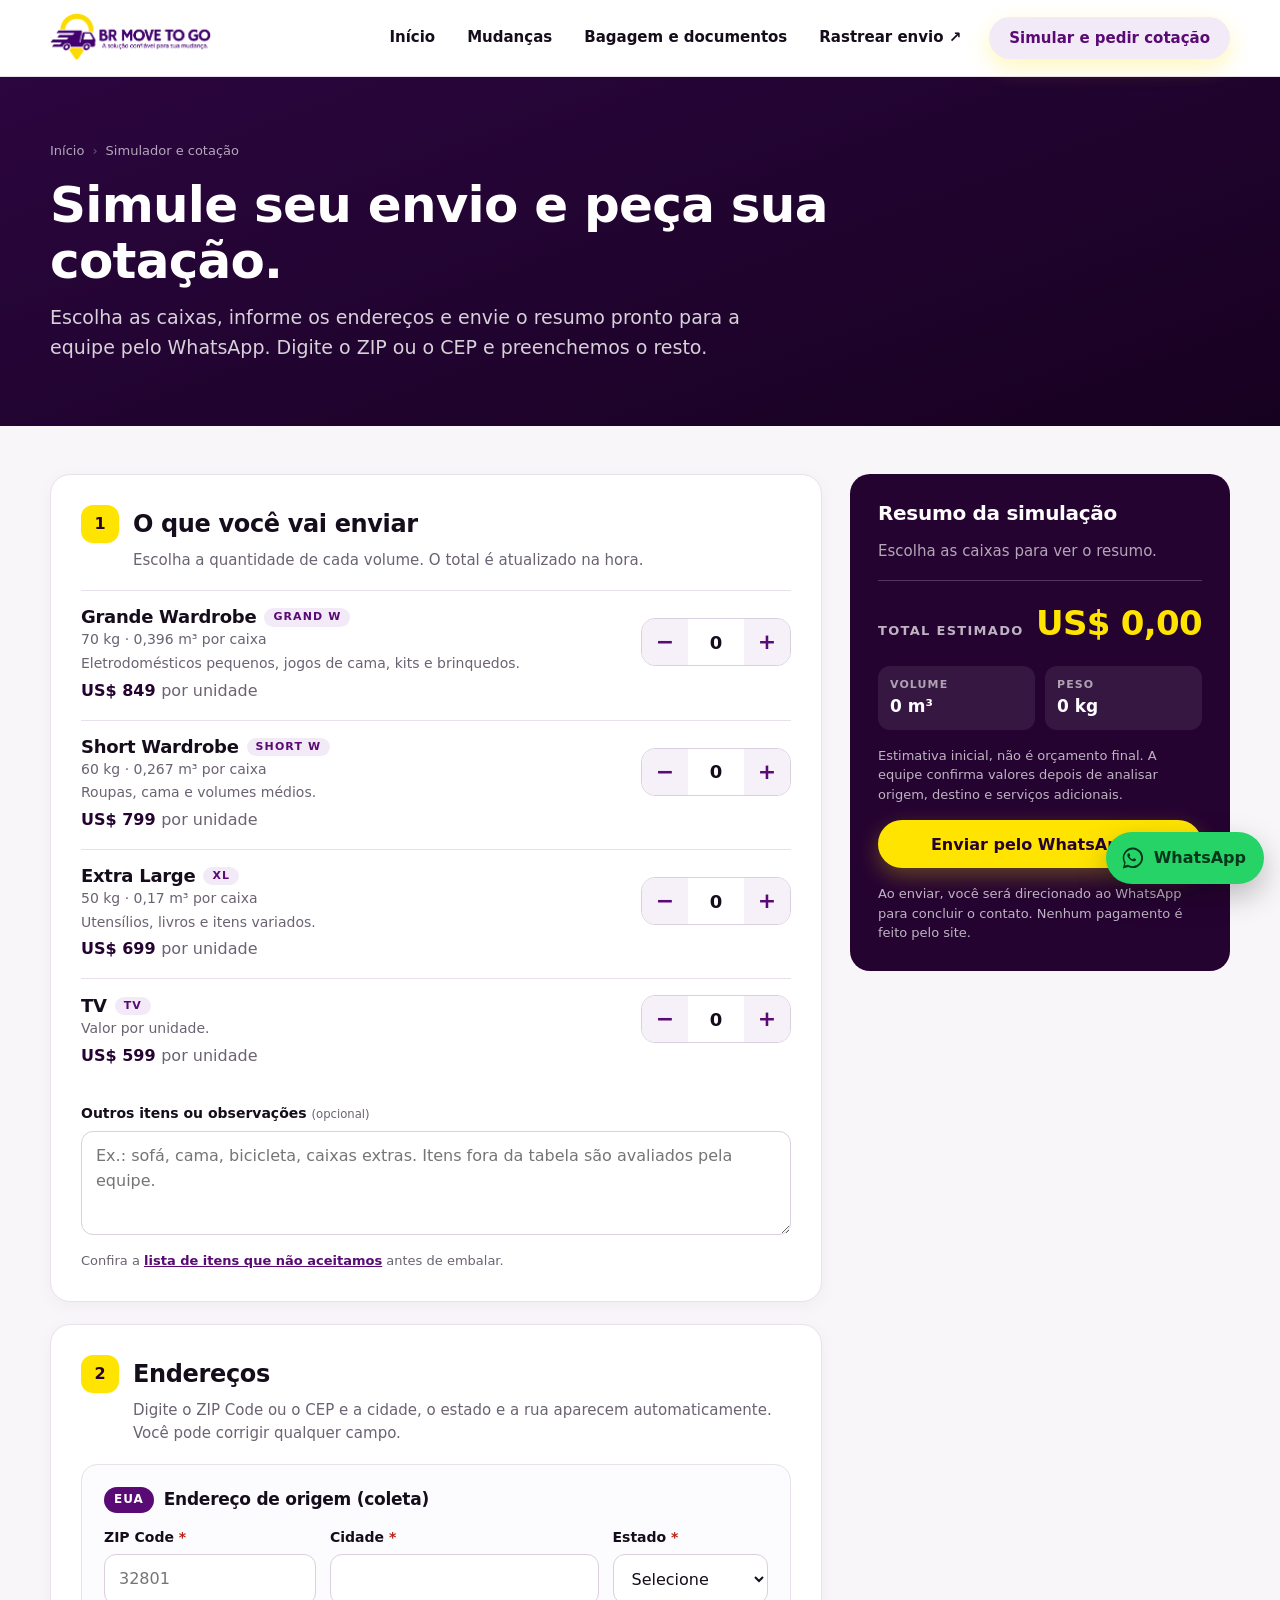
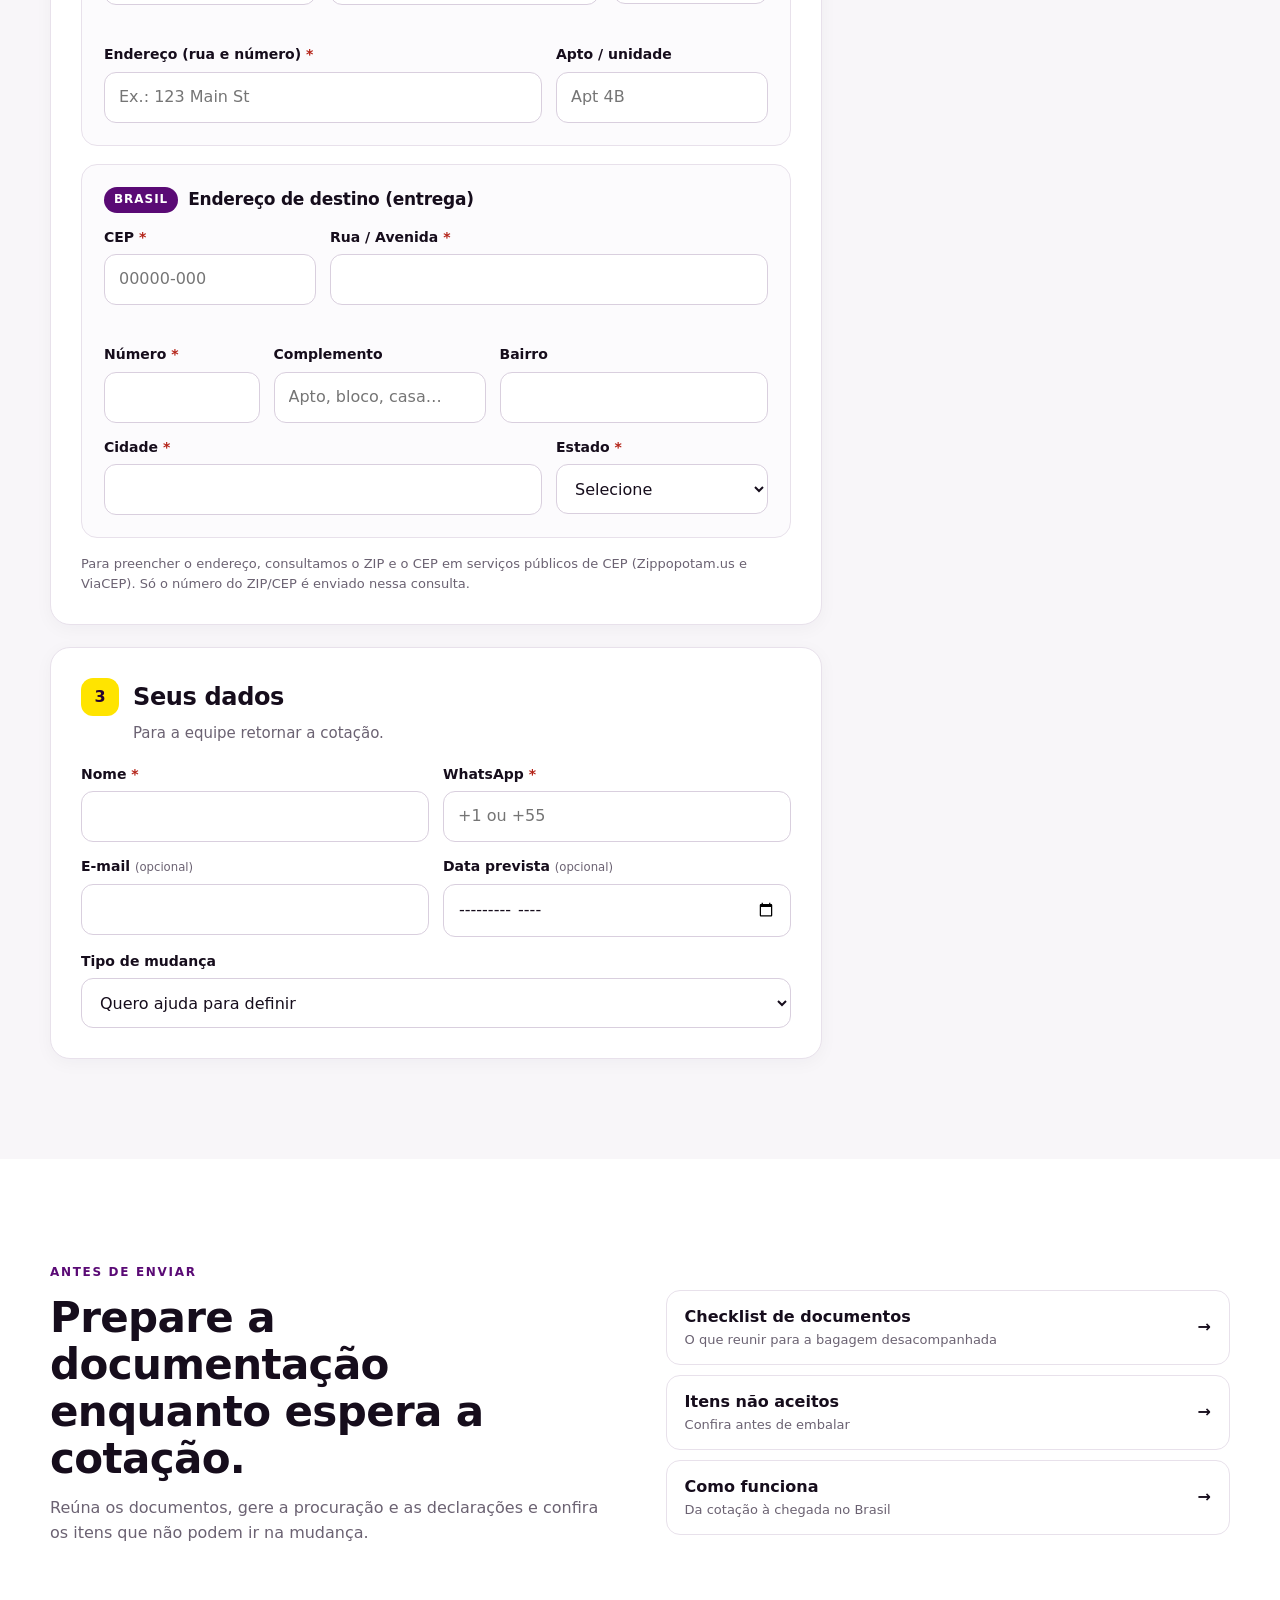
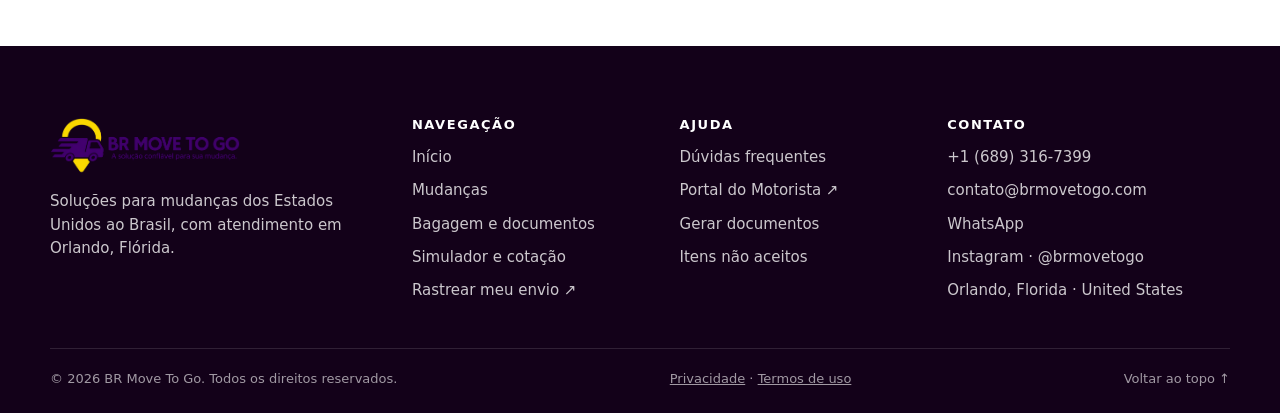
<file: novo/simulador/index.html>
<!doctype html>
<html lang="pt-BR">
<head>
  <meta charset="utf-8">
  <meta name="viewport" content="width=device-width,initial-scale=1,viewport-fit=cover">
  <title>Simulador e cotação de mudança EUA → Brasil | BrMoveToGo</title>
  <meta name="description" content="Simule o valor do seu envio por caixa (Grande Wardrobe, Short Wardrobe, Extra Large e TV), informe os endereços pelo ZIP e CEP e peça sua cotação pelo WhatsApp.">
  <meta name="theme-color" content="#2b063f">
  <meta name="robots" content="noindex,nofollow">
  <link rel="icon" href="/favicon.ico" sizes="any">
  <link rel="icon" type="image/png" sizes="48x48" href="/img/favicon-48.png">
  <link rel="apple-touch-icon" href="/img/apple-touch-icon.png">
  <script>document.documentElement.className+=' js'</script>
  <link rel="stylesheet" href="/novo/assets/site.css?v=1e39c652">
  
</head>
<body>
<a class="skip" href="#conteudo">Pular para o conteúdo</a>
<header class="site-header" id="top">
  <div class="container nav-wrap">
    <a class="brand" href="/novo/" aria-label="BrMoveToGo — página inicial"><img src="/img/logo-header.png?v=2" alt="BR Move To Go" width="650" height="202"></a>
    <button class="menu-btn" type="button" aria-expanded="false" aria-controls="menu" aria-label="Abrir menu"><span></span><span></span><span></span></button>
    <nav id="menu" class="nav" aria-label="Navegação principal"><a href="/novo/">Início</a><a href="/novo/mudancas/">Mudanças</a><a href="/novo/bagagem-e-documentos/">Bagagem e documentos</a><a href="https://envios.brmovetogo.com/rastreio" target="_blank" rel="noopener">Rastrear envio ↗</a><a class="btn btn-primary btn-small" href="/novo/simulador/" aria-current="page">Simular e pedir cotação</a></nav>
  </div>
</header>
<main id="conteudo">

<section class="page-hero"><div class="container"><nav class="crumbs" aria-label="Você está em"><a href="/novo/">Início</a><span aria-hidden="true">›</span><span>Simulador e cotação</span></nav>
  <h1>Simule seu envio e peça sua cotação.</h1>
  <p>Escolha as caixas, informe os endereços e envie o resumo pronto para a equipe pelo WhatsApp. Digite o ZIP ou o CEP e preenchemos o resto.</p></div></section>

<section class="section section-alt" style="padding-top:clamp(28px,4vw,48px)"><div class="container">
<form id="simForm" class="sim" novalidate autocomplete="on">
  <div class="sim-main">
    <section class="step-card" id="step-itens" aria-labelledby="t1">
      <div class="step-title"><b>1</b><h2 id="t1">O que você vai enviar</h2></div>
      <p class="step-sub">Escolha a quantidade de cada volume. O total é atualizado na hora.</p>
      <div class="item"><div><h3>Grande Wardrobe <em>Grand W</em></h3><div class="specs">70 kg · 0,396 m³ por caixa</div><div class="specs">Eletrodomésticos pequenos, jogos de cama, kits e brinquedos.</div><div class="unit">US$ 849 <span style="font-weight:500;color:var(--muted)">por unidade</span></div></div>
  <div class="item-right"><div class="stepper" role="group" aria-label="Quantidade de Grande Wardrobe">
    <button type="button" data-step="minus" data-id="grand" aria-label="Diminuir Grande Wardrobe">−</button>
    <input id="q-grand" type="number" min="0" max="99" value="0" inputmode="numeric" aria-label="Quantidade de Grande Wardrobe">
    <button type="button" data-step="plus" data-id="grand" aria-label="Aumentar Grande Wardrobe">+</button></div>
    <div class="subtotal" id="s-grand" aria-live="polite"></div></div></div><div class="item"><div><h3>Short Wardrobe <em>Short W</em></h3><div class="specs">60 kg · 0,267 m³ por caixa</div><div class="specs">Roupas, cama e volumes médios.</div><div class="unit">US$ 799 <span style="font-weight:500;color:var(--muted)">por unidade</span></div></div>
  <div class="item-right"><div class="stepper" role="group" aria-label="Quantidade de Short Wardrobe">
    <button type="button" data-step="minus" data-id="short" aria-label="Diminuir Short Wardrobe">−</button>
    <input id="q-short" type="number" min="0" max="99" value="0" inputmode="numeric" aria-label="Quantidade de Short Wardrobe">
    <button type="button" data-step="plus" data-id="short" aria-label="Aumentar Short Wardrobe">+</button></div>
    <div class="subtotal" id="s-short" aria-live="polite"></div></div></div><div class="item"><div><h3>Extra Large <em>XL</em></h3><div class="specs">50 kg · 0,17 m³ por caixa</div><div class="specs">Utensílios, livros e itens variados.</div><div class="unit">US$ 699 <span style="font-weight:500;color:var(--muted)">por unidade</span></div></div>
  <div class="item-right"><div class="stepper" role="group" aria-label="Quantidade de Extra Large">
    <button type="button" data-step="minus" data-id="xl" aria-label="Diminuir Extra Large">−</button>
    <input id="q-xl" type="number" min="0" max="99" value="0" inputmode="numeric" aria-label="Quantidade de Extra Large">
    <button type="button" data-step="plus" data-id="xl" aria-label="Aumentar Extra Large">+</button></div>
    <div class="subtotal" id="s-xl" aria-live="polite"></div></div></div><div class="item"><div><h3>TV <em>TV</em></h3><div class="specs">Valor por unidade.</div><div class="unit">US$ 599 <span style="font-weight:500;color:var(--muted)">por unidade</span></div></div>
  <div class="item-right"><div class="stepper" role="group" aria-label="Quantidade de TV">
    <button type="button" data-step="minus" data-id="tv" aria-label="Diminuir TV">−</button>
    <input id="q-tv" type="number" min="0" max="99" value="0" inputmode="numeric" aria-label="Quantidade de TV">
    <button type="button" data-step="plus" data-id="tv" aria-label="Aumentar TV">+</button></div>
    <div class="subtotal" id="s-tv" aria-live="polite"></div></div></div>
      <div class="fields" style="margin-top:18px">
        <div class="field "><label for="notes">Outros itens ou observações <small>(opcional)</small></label><textarea id="notes" name="notes" rows="3" placeholder="Ex.: sofá, cama, bicicleta, caixas extras. Itens fora da tabela são avaliados pela equipe."></textarea></div>
      </div>
      <p class="note">Confira a <a href="/novo/bagagem-e-documentos/#itens" style="color:var(--purple);font-weight:700;text-decoration:underline">lista de itens que não aceitamos</a> antes de embalar.</p>
    </section>

    <section class="step-card" id="step-enderecos" aria-labelledby="t2">
      <div class="step-title"><b>2</b><h2 id="t2">Endereços</h2></div>
      <p class="step-sub">Digite o ZIP Code ou o CEP e a cidade, o estado e a rua aparecem automaticamente. Você pode corrigir qualquer campo.</p>
      <div class="addr">
        <h3><span class="flag">EUA</span> Endereço de origem (coleta)</h3>
        <div class="fields">
          <div class="field c-4"><label for="o_zip">ZIP Code <i aria-hidden="true">*</i></label><input id="o_zip" name="o_zip" inputmode="numeric" autocomplete="postal-code" maxlength="5" pattern="[0-9]{5}" placeholder="32801" required><div class="hint" id="o_zip_hint" aria-live="polite"></div></div>
          <div class="field c-5"><label for="o_city">Cidade <i aria-hidden="true">*</i></label><input id="o_city" name="o_city" autocomplete="address-level2" required></div>
          <div class="field c-3"><label for="o_uf">Estado <i aria-hidden="true">*</i></label><select id="o_uf" name="o_uf" autocomplete="address-level1" required><option value="">Selecione</option><option value="AL">AL — Alabama</option><option value="AK">AK — Alasca</option><option value="AZ">AZ — Arizona</option><option value="AR">AR — Arkansas</option><option value="CA">CA — Califórnia</option><option value="CO">CO — Colorado</option><option value="CT">CT — Connecticut</option><option value="DE">DE — Delaware</option><option value="DC">DC — Distrito de Colúmbia</option><option value="FL">FL — Flórida</option><option value="GA">GA — Geórgia</option><option value="HI">HI — Havaí</option><option value="ID">ID — Idaho</option><option value="IL">IL — Illinois</option><option value="IN">IN — Indiana</option><option value="IA">IA — Iowa</option><option value="KS">KS — Kansas</option><option value="KY">KY — Kentucky</option><option value="LA">LA — Louisiana</option><option value="ME">ME — Maine</option><option value="MD">MD — Maryland</option><option value="MA">MA — Massachusetts</option><option value="MI">MI — Michigan</option><option value="MN">MN — Minnesota</option><option value="MS">MS — Mississippi</option><option value="MO">MO — Missouri</option><option value="MT">MT — Montana</option><option value="NE">NE — Nebraska</option><option value="NV">NV — Nevada</option><option value="NH">NH — New Hampshire</option><option value="NJ">NJ — Nova Jersey</option><option value="NM">NM — Novo México</option><option value="NY">NY — Nova York</option><option value="NC">NC — Carolina do Norte</option><option value="ND">ND — Dakota do Norte</option><option value="OH">OH — Ohio</option><option value="OK">OK — Oklahoma</option><option value="OR">OR — Oregon</option><option value="PA">PA — Pensilvânia</option><option value="RI">RI — Rhode Island</option><option value="SC">SC — Carolina do Sul</option><option value="SD">SD — Dakota do Sul</option><option value="TN">TN — Tennessee</option><option value="TX">TX — Texas</option><option value="UT">UT — Utah</option><option value="VT">VT — Vermont</option><option value="VA">VA — Virgínia</option><option value="WA">WA — Washington</option><option value="WV">WV — Virgínia Ocidental</option><option value="WI">WI — Wisconsin</option><option value="WY">WY — Wyoming</option></select></div>
          <div class="field c-8"><label for="o_street">Endereço (rua e número) <i aria-hidden="true">*</i></label><input id="o_street" name="o_street" autocomplete="address-line1" placeholder="Ex.: 123 Main St" required></div>
          <div class="field c-4"><label for="o_unit">Apto / unidade</label><input id="o_unit" name="o_unit" autocomplete="address-line2" placeholder="Apt 4B"></div>
        </div>
      </div>
      <div class="addr">
        <h3><span class="flag">BRASIL</span> Endereço de destino (entrega)</h3>
        <div class="fields">
          <div class="field c-4"><label for="d_cep">CEP <i aria-hidden="true">*</i></label><input id="d_cep" name="d_cep" inputmode="numeric" autocomplete="off" maxlength="9" pattern="[0-9]{5}-?[0-9]{3}" placeholder="00000-000" required><div class="hint" id="d_cep_hint" aria-live="polite"></div></div>
          <div class="field c-8"><label for="d_street">Rua / Avenida <i aria-hidden="true">*</i></label><input id="d_street" name="d_street" autocomplete="off" required></div>
          <div class="field c-3"><label for="d_number">Número <i aria-hidden="true">*</i></label><input id="d_number" name="d_number" autocomplete="off" inputmode="text" required></div>
          <div class="field c-4"><label for="d_comp">Complemento</label><input id="d_comp" name="d_comp" autocomplete="off" placeholder="Apto, bloco, casa…"></div>
          <div class="field c-5"><label for="d_district">Bairro</label><input id="d_district" name="d_district" autocomplete="off"></div>
          <div class="field c-8"><label for="d_city">Cidade <i aria-hidden="true">*</i></label><input id="d_city" name="d_city" autocomplete="off" required></div>
          <div class="field c-4"><label for="d_uf">Estado <i aria-hidden="true">*</i></label><select id="d_uf" name="d_uf" autocomplete="off" required><option value="">Selecione</option><option value="AC">AC — Acre</option><option value="AL">AL — Alagoas</option><option value="AP">AP — Amapá</option><option value="AM">AM — Amazonas</option><option value="BA">BA — Bahia</option><option value="CE">CE — Ceará</option><option value="DF">DF — Distrito Federal</option><option value="ES">ES — Espírito Santo</option><option value="GO">GO — Goiás</option><option value="MA">MA — Maranhão</option><option value="MT">MT — Mato Grosso</option><option value="MS">MS — Mato Grosso do Sul</option><option value="MG">MG — Minas Gerais</option><option value="PA">PA — Pará</option><option value="PB">PB — Paraíba</option><option value="PR">PR — Paraná</option><option value="PE">PE — Pernambuco</option><option value="PI">PI — Piauí</option><option value="RJ">RJ — Rio de Janeiro</option><option value="RN">RN — Rio Grande do Norte</option><option value="RS">RS — Rio Grande do Sul</option><option value="RO">RO — Rondônia</option><option value="RR">RR — Roraima</option><option value="SC">SC — Santa Catarina</option><option value="SP">SP — São Paulo</option><option value="SE">SE — Sergipe</option><option value="TO">TO — Tocantins</option></select></div>
        </div>
      </div>
      <p class="note">Para preencher o endereço, consultamos o ZIP e o CEP em serviços públicos de CEP (Zippopotam.us e ViaCEP). Só o número do ZIP/CEP é enviado nessa consulta.</p>
    </section>

    <section class="step-card" id="step-contato" aria-labelledby="t3">
      <div class="step-title"><b>3</b><h2 id="t3">Seus dados</h2></div>
      <p class="step-sub">Para a equipe retornar a cotação.</p>
      <div class="fields">
        <div class="field c-6"><label for="name">Nome <i aria-hidden="true">*</i></label><input id="name" name="name" autocomplete="name" required></div>
        <div class="field c-6"><label for="phone">WhatsApp <i aria-hidden="true">*</i></label><input id="phone" name="phone" type="tel" inputmode="tel" autocomplete="tel" placeholder="+1 ou +55" required></div>
        <div class="field c-6"><label for="email">E-mail <small>(opcional)</small></label><input id="email" name="email" type="email" autocomplete="email"></div>
        <div class="field c-6"><label for="date">Data prevista <small>(opcional)</small></label><input id="date" name="date" type="month"></div>
        <div class="field "><label for="type">Tipo de mudança</label><select id="type" name="type"><option>Mini Mudança</option><option>Mudança Completa</option><option>Envio Especial</option><option selected>Quero ajuda para definir</option></select></div>
      </div>
    </section>
  </div>

  <aside class="sim-summary" id="summary" aria-label="Resumo da simulação">
    <h2>Resumo da simulação</h2>
    <div class="sum-lines" id="sumLines" aria-live="polite"></div>
    <div class="sum-total"><span>TOTAL ESTIMADO</span><strong id="sumTotal">US$ 0,00</strong></div>
    <div class="sum-meta"><div><small>VOLUME</small><strong id="sumVol">0 m³</strong></div><div><small>PESO</small><strong id="sumKg">0 kg</strong></div></div>
    <p class="sum-note" id="sumNoDims" style="display:none">A TV não entra no cálculo de volume e peso.</p>
    <p class="sum-note">Estimativa inicial, não é orçamento final. A equipe confirma valores depois de analisar origem, destino e serviços adicionais.</p>
    <div class="form-error" id="formError" role="alert"></div>
    <button class="btn btn-primary" type="submit" style="width:100%">Enviar pelo WhatsApp →</button>
    <div class="sent" id="sent" role="status">Abrimos o WhatsApp com o seu resumo. Se não abriu, use o botão abaixo.<br>
      <a class="btn btn-wa" id="sentLink" href="#" target="_blank" rel="noopener">Abrir WhatsApp</a>
      <button class="btn btn-outline" id="copyMsg" type="button" style="min-height:40px;padding:8px 16px;font-size:14px;margin-top:10px">Copiar resumo</button></div>
    <p class="sum-note">Ao enviar, você será direcionado ao WhatsApp para concluir o contato. Nenhum pagamento é feito pelo site.</p>
  </aside>
</form>
</div></section>
<button class="sim-bar" id="simBar" type="button" aria-label="Ver resumo da simulação"><span><small id="barCount">0 volumes</small><strong id="barTotal">US$ 0,00</strong></span><span class="btn btn-primary btn-small">Ver resumo ↓</span></button>

<section class="section"><div class="container split">
  <div class="reveal"><span class="kicker">ANTES DE ENVIAR</span><h2 class="h2">Prepare a documentação enquanto espera a cotação.</h2>
    <p style="color:var(--muted)">Reúna os documentos, gere a procuração e as declarações e confira os itens que não podem ir na mudança.</p></div>
  <div class="link-list reveal">
    <a href="/novo/bagagem-e-documentos/#documentos"><span>Checklist de documentos<small>O que reunir para a bagagem desacompanhada</small></span><span>→</span></a>
    <a href="/novo/bagagem-e-documentos/#itens"><span>Itens não aceitos<small>Confira antes de embalar</small></span><span>→</span></a>
    <a href="/novo/mudancas/#como-funciona"><span>Como funciona<small>Da cotação à chegada no Brasil</small></span><span>→</span></a>
  </div>
</div></section>

</main>
<footer class="site-footer">
  <div class="container">
    <div class="footer-grid">
      <div class="footer-brand">
        <img src="/img/logo.png?v=2" alt="BR Move To Go" width="862" height="267" loading="lazy" decoding="async">
        <p>Soluções para mudanças dos Estados Unidos ao Brasil, com atendimento em Orlando, Flórida.</p>
      </div>
      <div>
        <h4>Navegação</h4>
        <ul>
          <li><a href="/novo/">Início</a></li>
          <li><a href="/novo/mudancas/">Mudanças</a></li>
          <li><a href="/novo/bagagem-e-documentos/">Bagagem e documentos</a></li>
          <li><a href="/novo/simulador/">Simulador e cotação</a></li>
          <li><a href="https://envios.brmovetogo.com/rastreio" target="_blank" rel="noopener">Rastrear meu envio ↗</a></li>
        </ul>
      </div>
      <div>
        <h4>Ajuda</h4>
        <ul>
          <li><a href="/novo/#faq">Dúvidas frequentes</a></li>
          <li><a href="https://envios.brmovetogo.com/portaldomotorista/" target="_blank" rel="noopener">Portal do Motorista ↗</a></li>
          <li><a href="/novo/bagagem-e-documentos/#gerar">Gerar documentos</a></li>
          <li><a href="/novo/bagagem-e-documentos/#itens">Itens não aceitos</a></li>
        </ul>
      </div>
      <div>
        <h4>Contato</h4>
        <ul>
          <li><a href="tel:+16893167399">+1 (689) 316-7399</a></li>
          <li><a href="mailto:contato@brmovetogo.com">contato@brmovetogo.com</a></li>
          <li><a href="https://wa.me/16893167399?text=Ol%C3%A1%21%20Vim%20pelo%20site%20da%20BrMoveToGo%20e%20gostaria%20de%20solicitar%20uma%20cota%C3%A7%C3%A3o." target="_blank" rel="noopener">WhatsApp</a></li>
          <li><a href="https://www.instagram.com/brmovetogo/" target="_blank" rel="noopener">Instagram · @brmovetogo</a></li>
          <li>Orlando, Florida · United States</li>
        </ul>
      </div>
    </div>
    <div class="footer-bottom">
      <span>© <span id="year">2026</span> BR Move To Go. Todos os direitos reservados.</span>
      <span><button type="button" data-legal="privacy">Privacidade</button> · <button type="button" data-legal="terms">Termos de uso</button></span>
      <a href="#top">Voltar ao topo ↑</a>
    </div>
  </div>
</footer>
<a class="wa-float" href="https://wa.me/16893167399?text=Ol%C3%A1%21%20Vim%20pelo%20site%20da%20BrMoveToGo%20e%20gostaria%20de%20solicitar%20uma%20cota%C3%A7%C3%A3o." target="_blank" rel="noopener" aria-label="Falar com a BrMoveToGo pelo WhatsApp"><svg viewBox="0 0 32 32" aria-hidden="true"><path d="M19.11 17.21c-.26-.13-1.55-.76-1.79-.85-.24-.09-.42-.13-.59.13-.17.26-.68.85-.83 1.02-.15.17-.31.2-.57.07-.26-.13-1.1-.41-2.1-1.29-.78-.69-1.3-1.54-1.45-1.8-.15-.26-.02-.4.11-.53.12-.12.26-.31.39-.46.13-.15.17-.26.26-.44.09-.17.04-.33-.02-.46-.07-.13-.59-1.42-.81-1.94-.21-.51-.43-.44-.59-.45h-.5c-.17 0-.46.07-.7.33-.24.26-.92.9-.92 2.2s.94 2.55 1.07 2.73c.13.17 1.85 2.83 4.49 3.97.63.27 1.12.43 1.5.55.63.2 1.2.17 1.65.1.5-.07 1.55-.63 1.77-1.24.22-.61.22-1.13.15-1.24-.06-.11-.24-.17-.5-.3z"/><path d="M16.03 3.2A12.62 12.62 0 0 0 5.2 22.31L3.5 28.8l6.64-1.74A12.6 12.6 0 1 0 16.03 3.2zm0 22.94c-2.02 0-4-.55-5.72-1.59l-.41-.24-3.94 1.03 1.05-3.84-.27-.42a10.35 10.35 0 1 1 9.29 5.06z"/></svg><b>WhatsApp</b></a>
<div class="legal-modal" id="privacyModal" aria-hidden="true" role="dialog" aria-modal="true" aria-label="Política de Privacidade">
  <div class="legal-dialog">
    <button class="legal-close" type="button" aria-label="Fechar">×</button>
    <span class="kicker">PRIVACIDADE</span>
    <h2>Política de Privacidade</h2>
    <p>Os dados informados no formulário e no simulador são utilizados para organizar sua solicitação de cotação. O site não processa pagamentos e o envio da solicitação ocorre por meio do WhatsApp.</p>
    <p>Não inclua documentos pessoais, dados bancários ou informações sensíveis no campo de descrição. Informações adicionais necessárias à contratação devem ser tratadas diretamente com a equipe.</p>
    <small>Texto informativo inicial. Recomenda-se revisão jurídica antes da publicação definitiva.</small>
  </div>
</div>
<div class="legal-modal" id="termsModal" aria-hidden="true" role="dialog" aria-modal="true" aria-label="Termos de Uso">
  <div class="legal-dialog">
    <button class="legal-close" type="button" aria-label="Fechar">×</button>
    <span class="kicker">TERMOS</span>
    <h2>Termos de Uso</h2>
    <p>As informações e estimativas apresentadas neste site têm finalidade informativa. O simulador de volume não constitui proposta comercial, preço final, prazo garantido ou confirmação de disponibilidade.</p>
    <p>A contratação dos serviços ocorre somente após análise do cenário, apresentação da proposta aplicável e aceite entre as partes.</p>
    <small>Texto informativo inicial. Recomenda-se revisão jurídica antes da publicação definitiva.</small>
  </div>
</div>

<script>window.BMG={"whatsapp": "16893167399", "products": [{"id": "grand", "name": "Grande Wardrobe", "price": 849, "kg": 70, "m3": 0.396}, {"id": "short", "name": "Short Wardrobe", "price": 799, "kg": 60, "m3": 0.267}, {"id": "xl", "name": "Extra Large", "price": 699, "kg": 50, "m3": 0.17}, {"id": "tv", "name": "TV", "price": 599, "kg": null, "m3": null}]}</script>
<script src="/novo/assets/site.js?v=1e39c652" defer></script>
</body>
</html>
</file>
<file: assets/site.css>
:root{--purple:#5a0a75;--purple-2:#7f28a0;--purple-dark:#250331;--purple-deep:#130119;--yellow:#ffe400;--yellow-soft:#fff6a6;--ink:#160d1c;--muted:#6b6272;--line:#e8e1eb;--bg:#f8f6f9;--white:#fff;--ok:#16794b;--danger:#b42318;--warn:#8a5a00;--r:20px;--r-sm:12px;--shadow:0 18px 50px rgba(37,3,49,.10);--header-h:72px;--gutter:20px;--font:system-ui,-apple-system,"Segoe UI",Roboto,"Helvetica Neue",Arial,sans-serif}@media(min-width:600px){:root{--gutter:32px}}@media(min-width:1000px){:root{--header-h:94px}}*,*::before,*::after{box-sizing:border-box}html{scroll-behavior:smooth;-webkit-text-size-adjust:100%;scroll-padding-top:calc(var(--header-h) + 64px)}body{margin:0;font-family:var(--font);color:var(--ink);background:#fff;line-height:1.55;-webkit-font-smoothing:antialiased;overflow-x:hidden}body.menu-open{overflow:hidden}img{max-width:100%;height:auto;display:block}a{color:inherit;text-decoration:none}button,input,select,textarea{font:inherit;color:inherit}h1,h2,h3,h4{line-height:1.12;letter-spacing:-.015em;margin:0}p{margin:0}ul{margin:0;padding:0;list-style:none}:focus-visible{outline:3px solid rgba(127,40,160,.55);outline-offset:2px;border-radius:6px}.skip{position:absolute;left:-999px;top:8px;background:var(--yellow);color:var(--purple-dark);padding:10px 14px;border-radius:10px;font-weight:700;z-index:300}.skip:focus{left:8px}.container{width:min(1180px,calc(100% - 2*var(--gutter)));margin-inline:auto}.sr-only{position:absolute;width:1px;height:1px;overflow:hidden;clip:rect(0 0 0 0);white-space:nowrap}.btn{display:inline-flex;align-items:center;justify-content:center;gap:10px;min-height:48px;padding:12px 24px;border-radius:999px;border:2px solid transparent;font-weight:750;font-size:16px;line-height:1.2;cursor:pointer;transition:transform .15s,background .15s,box-shadow .15s;text-align:center}.btn:hover{transform:translateY(-1px)}.btn-primary{background:var(--yellow);color:var(--purple-dark);box-shadow:0 8px 22px rgba(255,228,0,.28)}.btn-primary:hover{background:#fff03a}.btn-purple{background:var(--purple);color:#fff}.btn-purple:hover{background:var(--purple-2)}.btn-ghost{background:transparent;color:#fff;border-color:rgba(255,255,255,.4)}.btn-ghost:hover{background:rgba(255,255,255,.1)}.btn-outline{background:#fff;color:var(--purple);border-color:var(--purple)}.btn-outline:hover{background:#f6edf9}.btn-wa{background:#25d366;color:#06361b}.btn-wa:hover{background:#2fe173}.btn-small{min-height:42px;padding:9px 18px;font-size:15px}.btn[disabled]{opacity:.55;cursor:not-allowed;transform:none}.text-link{display:inline-flex;gap:8px;align-items:center;font-weight:750;color:var(--purple)}.text-link:hover{text-decoration:underline}.site-header{position:sticky;top:0;z-index:200;background:rgba(255,255,255,.97);-webkit-backdrop-filter:saturate(1.4) blur(10px);backdrop-filter:saturate(1.4) blur(10px);border-bottom:1px solid var(--line);transition:box-shadow .2s}.site-header.scrolled{box-shadow:0 8px 28px rgba(37,3,49,.08)}.nav-wrap{display:flex;align-items:center;justify-content:space-between;height:var(--header-h);gap:16px}.brand{display:flex;align-items:center;flex:0 0 auto}.brand img{height:52px;width:auto}@media(min-width:1000px){.brand img{height:72px}}.menu-btn{display:flex;flex-direction:column;justify-content:center;gap:5px;width:48px;height:48px;border:0;background:none;padding:12px;border-radius:12px;cursor:pointer}.menu-btn span{display:block;height:2px;background:var(--purple-dark);border-radius:2px;transition:transform .2s,opacity .2s}.menu-btn[aria-expanded="true"] span:nth-child(1){transform:translateY(7px) rotate(45deg)}.menu-btn[aria-expanded="true"] span:nth-child(2){opacity:0}.menu-btn[aria-expanded="true"] span:nth-child(3){transform:translateY(-7px) rotate(-45deg)}.nav{position:fixed;left:0;right:0;top:var(--header-h);display:flex;flex-direction:column;align-items:stretch;gap:2px;background:#fff;padding:12px var(--gutter) 24px;border-bottom:1px solid var(--line);box-shadow:0 24px 40px rgba(37,3,49,.12);max-height:calc(100vh - var(--header-h));max-height:calc(100dvh - var(--header-h));overflow:auto;opacity:0;visibility:hidden;transform:translateY(-8px);transition:opacity .18s,transform .18s,visibility .18s}.nav.open{opacity:1;visibility:visible;transform:none}.nav a:not(.btn){padding:14px 12px;border-radius:12px;font-weight:650;font-size:17px}.nav a:not(.btn):hover{background:var(--bg)}.nav a[aria-current="page"]{color:var(--purple);background:#f3eaf7}.nav .btn{margin-top:10px}@media(min-width:1100px){.menu-btn{display:none}.nav{position:static;flex-direction:row;align-items:center;gap:4px;padding:0;border:0;box-shadow:none;background:none;max-height:none;overflow:visible;opacity:1;visibility:visible;transform:none}.nav a:not(.btn){padding:10px 14px;font-size:15px}.nav .btn{margin:0 0 0 10px}}.hero{background:radial-gradient(900px 420px at 88% -8%,rgba(127,40,160,.6),transparent 62%),radial-gradient(600px 300px at -5% 110%,rgba(255,228,0,.10),transparent 60%),linear-gradient(160deg,#2b063f 0%,#170120 100%);color:#fff;overflow:hidden}.hero-inner{display:grid;gap:36px;padding:clamp(36px,7vw,84px) 0;align-items:center}@media(min-width:800px){.hero-inner{grid-template-columns:1.2fr .8fr;gap:48px}}.eyebrow{display:inline-flex;align-items:center;gap:10px;font-size:12px;font-weight:800;letter-spacing:.14em;text-transform:uppercase;color:rgba(255,255,255,.78);margin-bottom:18px}.eyebrow::before{content:"";width:28px;height:2px;background:var(--yellow)}.hero h1{font-size:clamp(34px,5.6vw,62px);font-weight:850;margin-bottom:18px}.hero h1 em{font-style:normal;color:var(--yellow)}.hero-lead{font-size:clamp(16px,1.9vw,19px);color:rgba(255,255,255,.82);max-width:34em;margin-bottom:28px}.hero-actions{display:flex;flex-wrap:wrap;gap:12px;margin-bottom:32px}.hero-points{display:grid;grid-template-columns:repeat(3,minmax(0,1fr));gap:12px;max-width:520px}.hero-points div{border-top:1px solid rgba(255,255,255,.22);padding-top:12px;font-size:13px;color:rgba(255,255,255,.8);line-height:1.35}.hero-points b{display:block;color:var(--yellow);font-size:13px;margin-bottom:4px}.hero-photo{position:relative;border-radius:28px;overflow:hidden;box-shadow:0 30px 80px rgba(0,0,0,.35);max-width:460px;width:100%;margin-inline:auto;aspect-ratio:1/1;background:#2b063f}.hero-photo img{width:100%;height:100%;object-fit:cover}.hero-photo-chip{position:absolute;left:14px;right:14px;bottom:14px;display:flex;align-items:center;justify-content:space-between;gap:12px;background:rgba(255,255,255,.96);color:var(--ink);padding:12px 16px;border-radius:16px;font-size:14px;line-height:1.3}.hero-photo-chip b{display:block;font-size:16px;color:var(--purple)}.hero-photo-chip span{font-weight:800;color:var(--purple);white-space:nowrap}.page-hero{background:linear-gradient(160deg,#2b063f 0%,#170120 100%);color:#fff;padding:clamp(34px,6vw,64px) 0}.page-hero h1{font-size:clamp(30px,5vw,50px);font-weight:850;margin-bottom:14px;max-width:18em}.page-hero p{font-size:clamp(16px,1.8vw,19px);color:rgba(255,255,255,.82);max-width:40em}.crumbs{display:flex;flex-wrap:wrap;gap:8px;font-size:13px;color:rgba(255,255,255,.65);margin-bottom:16px}.crumbs a:hover{color:var(--yellow)}.crumbs span[aria-hidden]{opacity:.5}.trust{background:var(--bg);border-bottom:1px solid var(--line)}.trust-grid{display:grid;grid-template-columns:repeat(2,minmax(0,1fr));gap:1px;background:var(--line)}.trust-grid div{background:var(--bg);padding:16px 12px;text-align:center;font-weight:750;font-size:14px;color:var(--purple-dark)}.trust-grid small{display:block;font-weight:500;color:var(--muted);font-size:12px;margin-top:2px}@media(min-width:800px){.trust-grid{grid-template-columns:repeat(4,minmax(0,1fr))}}.section{padding:clamp(52px,8vw,100px) 0}.section-alt{background:var(--bg)}.section-dark{background:linear-gradient(160deg,#2b063f 0%,#170120 100%);color:#fff}.kicker{display:inline-block;font-size:12px;font-weight:850;letter-spacing:.14em;text-transform:uppercase;color:var(--purple);margin-bottom:12px}.section-dark .kicker,.kicker-light{color:var(--yellow)}.section-head{max-width:46rem;margin-bottom:clamp(28px,4vw,48px)}.section-head.center{margin-inline:auto;text-align:center}.section-head h2,.h2{font-size:clamp(26px,4vw,42px);font-weight:850;margin-bottom:14px}.section-head p{color:var(--muted);font-size:clamp(16px,1.6vw,18px)}.section-dark .section-head p{color:rgba(255,255,255,.78)}.cta-row{display:flex;flex-wrap:wrap;gap:12px;margin-top:28px}.cards-3{display:grid;gap:18px}@media(min-width:800px){.cards-3{grid-template-columns:repeat(3,minmax(0,1fr))}}.card{background:#fff;border:1px solid var(--line);border-radius:var(--r);padding:clamp(22px,3vw,30px);display:flex;flex-direction:column;gap:14px}.card.featured{border-color:var(--purple);box-shadow:var(--shadow)}.card h3{font-size:22px;font-weight:800}.card p{color:var(--muted)}.card .tag{align-self:flex-start;background:#f3eaf7;color:var(--purple);font-size:11px;font-weight:850;letter-spacing:.1em;padding:5px 10px;border-radius:999px}.card.featured .tag{background:var(--yellow);color:var(--purple-dark)}.card ul{display:grid;gap:8px;margin:2px 0 6px}.card li{position:relative;padding-left:26px;font-size:15px}.card li::before{content:"✓";position:absolute;left:0;top:0;color:var(--ok);font-weight:900}.card .text-link{margin-top:auto}.price-grid{display:grid;gap:14px;grid-template-columns:repeat(2,minmax(0,1fr))}@media(min-width:1000px){.price-grid{grid-template-columns:repeat(4,minmax(0,1fr));gap:18px}}.price-tile{position:relative;display:flex;flex-direction:column;gap:6px;background:#fff;border:1px solid var(--line);border-radius:var(--r);padding:clamp(16px,2.4vw,24px);transition:border-color .15s,transform .15s,box-shadow .15s}.price-tile:hover{border-color:var(--purple);transform:translateY(-2px);box-shadow:var(--shadow)}.price-tile .tag{font-size:11px;font-weight:850;letter-spacing:.1em;color:var(--purple);text-transform:uppercase}.price-tile h3{font-size:clamp(17px,2vw,21px);font-weight:800}.price-tile .specs{font-size:14px;color:var(--muted)}.price-tile .price{font-size:clamp(26px,3.4vw,36px);font-weight:850;color:var(--purple-dark);margin-top:6px;letter-spacing:-.02em}.price-tile .price small{font-size:13px;font-weight:600;color:var(--muted);letter-spacing:0;margin-left:4px}.price-tile .go{margin-top:auto;padding-top:10px;font-size:14px;font-weight:750;color:var(--purple)}.price-note{margin-top:18px;font-size:14px;color:var(--muted);display:flex;gap:10px}.price-note b{color:var(--purple)}.box-feature{display:grid;gap:24px;align-items:center;margin-top:32px;background:var(--bg);border-radius:var(--r);padding:clamp(18px,3vw,32px)}@media(min-width:800px){.box-feature{grid-template-columns:240px 1fr;gap:36px}}.box-feature img{border-radius:16px;max-width:240px;margin-inline:auto;box-shadow:var(--shadow)}.box-feature h3{font-size:22px;margin-bottom:10px}.box-feature p{color:var(--muted)}.steps{display:grid;gap:14px;counter-reset:s}@media(min-width:800px){.steps{grid-template-columns:repeat(2,minmax(0,1fr))}}@media(min-width:1100px){.steps.four{grid-template-columns:repeat(4,minmax(0,1fr))}}.step{background:rgba(255,255,255,.07);border:1px solid rgba(255,255,255,.14);border-radius:var(--r);padding:22px}.section:not(.section-dark) .step{background:#fff;border-color:var(--line)}.step b{display:inline-grid;place-items:center;width:40px;height:40px;border-radius:12px;background:var(--yellow);color:var(--purple-dark);font-weight:900;margin-bottom:14px}.step h3{font-size:19px;font-weight:800;margin-bottom:8px}.step p{font-size:15px;color:rgba(255,255,255,.78)}.section:not(.section-dark) .step p{color:var(--muted)}.gallery{display:grid;gap:16px}@media(min-width:700px){.gallery{grid-template-columns:repeat(3,minmax(0,1fr))}}.shot{margin:0;border-radius:var(--r);overflow:hidden;background:var(--purple-dark);position:relative;min-height:260px}.shot img{width:100%;height:100%;object-fit:cover;aspect-ratio:4/5}.shot figcaption{position:absolute;inset:auto 0 0 0;padding:44px 18px 16px;background:linear-gradient(transparent,rgba(19,1,25,.88));color:#fff;font-size:14px;line-height:1.35}.shot figcaption b{display:block;font-size:16px;margin-bottom:2px}.track-card{background:var(--purple);color:#fff;border-radius:var(--r);padding:clamp(22px,3vw,30px);display:flex;flex-direction:column;gap:14px;justify-content:center}.track-card h3{font-size:24px;font-weight:800}.track-card p{color:rgba(255,255,255,.82)}.track-card .btn{align-self:flex-start}.split{display:grid;gap:clamp(24px,4vw,56px);align-items:center}@media(min-width:900px){.split{grid-template-columns:1fr 1fr}}.callout{background:#fff8c2;border:1px solid #f0dd4a;border-radius:var(--r);padding:20px 22px;display:flex;gap:14px;color:#3d3500}.callout .ico{flex:0 0 36px;height:36px;border-radius:50%;background:var(--yellow);display:grid;place-items:center;font-weight:900;color:var(--purple-dark)}.callout strong{display:block;margin-bottom:4px}.link-list{display:grid;gap:10px;margin-top:20px}.link-list a{display:flex;align-items:center;justify-content:space-between;gap:12px;background:#fff;border:1px solid var(--line);border-radius:14px;padding:14px 18px;font-weight:700}.link-list a:hover{border-color:var(--purple);color:var(--purple)}.link-list small{display:block;font-weight:500;color:var(--muted);font-size:13px}.faq-list{display:grid;gap:12px;max-width:52rem;margin-inline:auto}.faq-list details{background:#fff;border:1px solid var(--line);border-radius:16px;padding:0 20px}.faq-list summary{list-style:none;cursor:pointer;display:flex;justify-content:space-between;gap:16px;align-items:center;padding:18px 0;font-weight:750;font-size:17px}.faq-list summary::-webkit-details-marker{display:none}.faq-list summary::after{content:"+";font-size:24px;line-height:1;color:var(--purple);transition:transform .2s}.faq-list details[open] summary::after{transform:rotate(45deg)}.faq-list details p{padding:0 0 18px;color:var(--muted)}.faq-list details a{color:var(--purple);font-weight:700;text-decoration:underline}.final-cta{background:linear-gradient(135deg,var(--purple) 0%,#3a0750 100%);color:#fff;padding:clamp(40px,6vw,72px) 0}.final-cta .container{display:grid;gap:24px;align-items:center}@media(min-width:800px){.final-cta .container{grid-template-columns:1fr auto}}.final-cta span{font-size:12px;font-weight:850;letter-spacing:.14em;color:var(--yellow)}.final-cta h2{font-size:clamp(24px,3.6vw,38px);font-weight:850;margin-top:8px;max-width:22em}.subnav{position:sticky;top:var(--header-h);z-index:150;background:#fff;border-bottom:1px solid var(--line)}.subnav .container{display:flex;gap:6px;overflow-x:auto;scrollbar-width:none;padding-block:10px}.subnav .container::-webkit-scrollbar{display:none}.subnav a{flex:0 0 auto;padding:9px 16px;border-radius:999px;font-weight:700;font-size:14px;color:var(--muted);white-space:nowrap;border:1px solid transparent}.subnav a:hover{color:var(--purple)}.subnav a.active{background:var(--purple);color:#fff}.criteria{display:grid;gap:16px;margin-top:24px}@media(min-width:800px){.criteria{grid-template-columns:repeat(2,minmax(0,1fr))}}.criteria article{background:#fff;border:1px solid var(--line);border-radius:var(--r);padding:24px}.criteria article span{display:inline-grid;place-items:center;width:34px;height:34px;border-radius:10px;background:#f3eaf7;color:var(--purple);font-weight:900;margin-bottom:12px}.criteria h3{font-size:18px;font-weight:800;margin-bottom:8px}.criteria p{color:var(--muted);font-size:15px}.tax{display:grid;gap:18px;align-items:center;margin-top:24px;background:var(--purple-dark);color:#fff;border-radius:var(--r);padding:clamp(22px,3vw,32px)}@media(min-width:800px){.tax{grid-template-columns:1fr auto}}.tax h3{font-size:22px;margin-bottom:8px}.tax p{color:rgba(255,255,255,.8);font-size:15px}.checklist-head{display:flex;flex-wrap:wrap;gap:14px;align-items:center;justify-content:space-between;margin-bottom:18px}.progress{flex:1 1 220px;max-width:340px}.progress-bar{height:10px;border-radius:999px;background:#e9dfee;overflow:hidden}.progress-bar i{display:block;height:100%;width:0;background:linear-gradient(90deg,var(--purple),var(--purple-2));border-radius:999px;transition:width .25s}.progress small{display:block;margin-top:6px;font-weight:700;color:var(--purple)}.checklist{display:grid;gap:10px}@media(min-width:900px){.checklist{grid-template-columns:repeat(2,minmax(0,1fr))}}.checklist label{display:flex;gap:14px;align-items:flex-start;background:#fff;border:1.5px solid var(--line);border-radius:16px;padding:16px 18px;cursor:pointer;transition:border-color .15s,background .15s}.checklist label:hover{border-color:var(--purple-2)}.checklist input{flex:0 0 auto;width:22px;height:22px;margin:2px 0 0;accent-color:var(--purple)}.checklist label:has(input:checked){background:#f6fbf8;border-color:#9fd2b6}.checklist b{display:block;font-size:16px;margin-bottom:2px}.checklist small{color:var(--muted);font-size:14px;line-height:1.45}.note{margin-top:16px;font-size:13px;color:var(--muted)}.doc-grid{display:grid;gap:14px;margin-bottom:24px}@media(min-width:700px){.doc-grid{grid-template-columns:repeat(2,minmax(0,1fr))}}@media(min-width:1100px){.doc-grid{grid-template-columns:repeat(4,minmax(0,1fr))}}.doc-card{background:#fff;border:1px solid var(--line);border-radius:var(--r);padding:20px}.doc-card .doc-no{display:inline-grid;place-items:center;width:36px;height:36px;border-radius:11px;background:var(--yellow);color:var(--purple-dark);font-weight:900;margin-bottom:12px}.doc-card h3{font-size:17px;font-weight:800;margin-bottom:6px}.doc-card p{font-size:14px;color:var(--muted)}.workspace{display:none;margin-top:24px;background:#fff;border:1px solid var(--line);border-radius:var(--r);overflow:hidden;box-shadow:var(--shadow)}.workspace.open{display:block}.workspace-head{display:flex;justify-content:space-between;align-items:center;gap:12px;padding:14px 18px;background:var(--purple-dark);color:#fff;flex-wrap:wrap}.workspace-head .actions{display:flex;gap:8px;flex-wrap:wrap}.workspace-head a,.workspace-head button{border:0;border-radius:10px;background:rgba(255,255,255,.14);color:#fff;font-weight:700;padding:9px 14px;cursor:pointer;font-size:14px}.workspace-head button{background:var(--yellow);color:var(--purple-dark)}.workspace iframe{display:block;width:100%;height:900px;border:0;background:#fff}.rules{display:grid;gap:16px}@media(min-width:900px){.rules{grid-template-columns:repeat(2,minmax(0,1fr))}}.rule{background:#fff;border:1px solid var(--line);border-radius:var(--r);padding:24px}.rule h3{display:flex;gap:12px;align-items:center;font-size:18px;margin-bottom:14px}.rule h3 span{flex:0 0 32px;height:32px;border-radius:10px;display:grid;place-items:center;font-weight:900;color:#fff;background:var(--danger)}.rule.restricted h3 span{background:#c27a00}.rule li{position:relative;padding-left:20px;margin-top:8px;font-size:15px;color:var(--muted)}.rule li::before{content:"•";position:absolute;left:4px;color:var(--purple)}.policy{background:var(--purple-dark);color:#fff;border-radius:var(--r);padding:clamp(22px,3vw,32px)}.policy .label{font-size:12px;font-weight:850;letter-spacing:.12em;color:var(--yellow);margin-bottom:10px}.policy h3{font-size:22px;margin-bottom:10px}.policy p{color:rgba(255,255,255,.8);font-size:15px}.chips{display:flex;flex-wrap:wrap;gap:8px;margin:18px 0}.chips span{background:rgba(255,255,255,.1);border:1px solid rgba(255,255,255,.18);padding:8px 14px;border-radius:999px;font-size:14px}.battery{background:rgba(255,228,0,.12);border:1px solid rgba(255,228,0,.3);border-radius:14px;padding:14px 16px;font-size:14px;color:rgba(255,255,255,.9)}.art{margin:24px auto 0;max-width:520px;text-align:center}.art img{border-radius:var(--r);box-shadow:var(--shadow);margin-inline:auto}.art figcaption{margin-top:12px;color:var(--muted);font-size:14px}.sources{display:flex;flex-wrap:wrap;gap:10px 24px;margin-top:20px;font-size:15px}.sources a{color:var(--purple);font-weight:700;text-decoration:underline}.mt{margin-top:clamp(36px,5vw,60px)}.sim{display:grid;gap:22px;align-items:start}@media(min-width:1000px){.sim{grid-template-columns:minmax(0,1fr) 380px;gap:28px}.sim-summary{position:sticky;top:calc(var(--header-h) + 20px)}}.sim-main{display:grid;gap:22px;min-width:0}.step-card{background:#fff;border:1px solid var(--line);border-radius:var(--r);padding:clamp(18px,3vw,30px);box-shadow:0 4px 18px rgba(37,3,49,.04)}.step-title{display:flex;gap:14px;align-items:center;margin-bottom:6px}.step-title b{flex:0 0 38px;height:38px;border-radius:12px;background:var(--yellow);color:var(--purple-dark);display:grid;place-items:center;font-weight:900}.step-title h2{font-size:clamp(20px,2.6vw,24px);font-weight:800}.step-sub{color:var(--muted);font-size:15px;margin:0 0 18px 52px}@media(max-width:599px){.step-sub{margin-left:0}}.item{display:grid;grid-template-columns:1fr auto;gap:10px 18px;align-items:center;padding:16px 0;border-top:1px solid var(--line)}.item:first-of-type{border-top:0}.item h3{font-size:18px;font-weight:800;display:flex;flex-wrap:wrap;gap:8px;align-items:center}.item h3 em{font-style:normal;font-size:11px;font-weight:850;letter-spacing:.1em;color:var(--purple);background:#f3eaf7;border-radius:999px;padding:3px 9px;text-transform:uppercase}.item .specs{font-size:14px;color:var(--muted);margin-top:2px}.item .unit{font-weight:800;color:var(--purple-dark);margin-top:4px}.item-right{display:grid;gap:6px;justify-items:end}.stepper{display:inline-flex;align-items:center;border:1.5px solid #d9cfde;border-radius:14px;overflow:hidden;background:#fff}.stepper button{width:46px;height:46px;border:0;background:#f6f1f8;font-size:22px;font-weight:700;cursor:pointer;color:var(--purple)}.stepper button:hover{background:#ecdff2}.stepper input{width:56px;height:46px;border:0;text-align:center;font-size:18px;font-weight:800;-moz-appearance:textfield;appearance:textfield;padding:0;background:#fff}.stepper input::-webkit-outer-spin-button,.stepper input::-webkit-inner-spin-button{-webkit-appearance:none;margin:0}.subtotal{font-size:14px;font-weight:700;color:var(--muted);min-height:20px}.subtotal.on{color:var(--ok)}@media(max-width:479px){.item{grid-template-columns:1fr}.item-right{justify-items:start;grid-template-columns:auto 1fr;align-items:center}}.fields{display:grid;grid-template-columns:repeat(12,minmax(0,1fr));gap:14px}.field{grid-column:span 12;display:grid;gap:6px;align-content:start}@media(min-width:600px){.c-3{grid-column:span 3}.c-4{grid-column:span 4}.c-5{grid-column:span 5}.c-6{grid-column:span 6}.c-7{grid-column:span 7}.c-8{grid-column:span 8}.c-9{grid-column:span 9}}.field label{font-weight:700;font-size:14px}.field label i{font-style:normal;color:var(--danger)}.field label small{font-weight:500;color:var(--muted)}.input,.field input,.field select,.field textarea{width:100%;min-height:50px;padding:12px 14px;border:1.5px solid #d9cfde;border-radius:12px;background:#fff;font-size:16px;transition:border-color .15s,box-shadow .15s}.field textarea{min-height:104px;resize:vertical}.field input:focus,.field select:focus,.field textarea:focus{outline:0;border-color:var(--purple);box-shadow:0 0 0 4px rgba(90,10,117,.14)}.field input.auto{background:#f6fbf8;border-color:#9fd2b6}.field input:user-invalid,.field select:user-invalid{border-color:var(--danger)}.hint{font-size:13px;min-height:19px;color:var(--muted)}.hint.loading{color:var(--purple)}.hint.ok{color:var(--ok);font-weight:700}.hint.err{color:var(--danger);font-weight:600}.addr{border:1px solid var(--line);border-radius:16px;padding:clamp(14px,2.4vw,22px);background:#fcfbfd}.addr + .addr{margin-top:18px}.addr h3{display:flex;align-items:center;gap:10px;font-size:17px;font-weight:800;margin-bottom:14px}.flag{display:inline-grid;place-items:center;height:26px;padding:0 10px;border-radius:999px;background:var(--purple);color:#fff;font-size:12px;font-weight:850;letter-spacing:.08em}.sim-summary{background:var(--purple-dark);color:#fff;border-radius:var(--r);padding:clamp(20px,3vw,28px);display:grid;gap:16px}.sim-summary h2{font-size:20px;font-weight:800}.sum-lines{display:grid;gap:8px;font-size:15px;min-height:24px}.sum-lines .empty{color:rgba(255,255,255,.65)}.sum-lines div{display:flex;justify-content:space-between;gap:12px;color:rgba(255,255,255,.88)}.sum-lines div span:last-child{white-space:nowrap;font-weight:700}.sum-total{display:flex;justify-content:space-between;align-items:baseline;gap:12px;border-top:1px solid rgba(255,255,255,.2);padding-top:16px}.sum-total span{font-size:13px;font-weight:800;letter-spacing:.1em;color:rgba(255,255,255,.7)}.sum-total strong{font-size:clamp(28px,4vw,34px);color:var(--yellow);letter-spacing:-.02em}.sum-meta{display:grid;grid-template-columns:1fr 1fr;gap:10px}.sum-meta div{background:rgba(255,255,255,.08);border-radius:12px;padding:10px 12px}.sum-meta small{display:block;font-size:11px;font-weight:800;letter-spacing:.1em;color:rgba(255,255,255,.6)}.sum-meta strong{font-size:17px}.sum-note{font-size:13px;color:rgba(255,255,255,.7);line-height:1.5}.form-error{display:none;background:#fdecea;border:1px solid #f5b8b0;color:#7a1710;border-radius:12px;padding:12px 14px;font-size:14px;font-weight:600}.form-error.on{display:block}.sent{display:none;background:#eaf7f0;border:1px solid #9fd2b6;color:#0e4b2c;border-radius:14px;padding:16px;font-size:14px}.sent.on{display:block}.sent .btn{margin-top:10px;min-height:40px;padding:8px 16px;font-size:14px}.sim-bar{position:fixed;left:0;right:0;bottom:0;z-index:180;display:none;align-items:center;justify-content:space-between;gap:12px;background:var(--purple-dark);color:#fff;padding:12px var(--gutter) calc(12px + env(safe-area-inset-bottom));box-shadow:0 -10px 30px rgba(0,0,0,.25)}.sim-bar.on{display:flex}.sim-bar small{display:block;font-size:11px;letter-spacing:.1em;font-weight:800;color:rgba(255,255,255,.65)}.sim-bar strong{font-size:20px;color:var(--yellow)}@media(min-width:1000px){.sim-bar{display:none!important}}.site-footer{background:var(--purple-deep);color:rgba(255,255,255,.78);padding:clamp(44px,6vw,72px) 0 24px;font-size:15px}.footer-grid{display:grid;gap:32px;grid-template-columns:repeat(2,minmax(0,1fr))}.footer-brand{grid-column:1/-1}.footer-brand img{width:240px;margin-bottom:14px}.footer-brand p{max-width:30em}@media(min-width:900px){.footer-grid{grid-template-columns:1.4fr 1fr 1fr 1.2fr}.footer-brand{grid-column:auto}}.site-footer h4{color:#fff;font-size:13px;letter-spacing:.12em;text-transform:uppercase;margin-bottom:14px}.site-footer li{margin-bottom:10px}.site-footer a:hover{color:var(--yellow)}.footer-bottom{display:flex;flex-wrap:wrap;gap:10px 24px;justify-content:space-between;border-top:1px solid rgba(255,255,255,.12);margin-top:36px;padding-top:20px;font-size:13px;color:rgba(255,255,255,.6)}.footer-bottom button{background:none;border:0;padding:0;color:inherit;text-decoration:underline;cursor:pointer;font-size:13px}.footer-bottom button:hover{color:var(--yellow)}.wa-float{position:fixed;right:max(16px,env(safe-area-inset-right));bottom:max(16px,env(safe-area-inset-bottom));z-index:190;display:flex;align-items:center;gap:8px;min-height:52px;padding:0 18px 0 14px;border-radius:999px;background:#25d366;color:#06361b;font-weight:800;box-shadow:0 12px 30px rgba(0,0,0,.25)}.wa-float svg{width:26px;height:26px;fill:currentColor}body.has-simbar .wa-float{bottom:calc(84px + env(safe-area-inset-bottom))}@media(max-width:480px){.wa-float b{display:none}.wa-float{padding:0 13px}}.legal-modal{position:fixed;inset:0;z-index:400;display:none;align-items:center;justify-content:center;padding:20px;background:rgba(19,1,25,.7)}.legal-modal.open{display:flex}.legal-dialog{position:relative;background:#fff;border-radius:var(--r);padding:clamp(24px,4vw,36px);max-width:560px;width:100%;max-height:88vh;overflow:auto}.legal-dialog h2{font-size:26px;margin-bottom:14px}.legal-dialog p{color:var(--muted);margin-bottom:12px}.legal-dialog small{color:#8a8191}.legal-close{position:absolute;right:12px;top:10px;width:44px;height:44px;border:0;background:none;font-size:30px;cursor:pointer;color:var(--muted)}.js .reveal{opacity:0;transform:translateY(16px);transition:opacity .5s ease,transform .5s ease}.js .reveal.visible{opacity:1;transform:none}@media(prefers-reduced-motion:reduce){html{scroll-behavior:auto}.js .reveal{opacity:1;transform:none;transition:none}.btn,.price-tile{transition:none}}@media print{.site-header,.wa-float,.sim-bar,.subnav{display:none!important}}
@media(min-width:1000px){.wa-sim{display:none}}
.footer-brand img{background:#fff;border-radius:12px;padding:8px 14px;box-sizing:content-box}
.site-footer li{margin-bottom:0}.site-footer li a{display:inline-block;padding:10px 0}.footer-bottom a,.footer-bottom button{display:inline-block;padding:10px 0}.card .text-link{padding:10px 0}
@media(max-width:700px){.site-footer{padding-bottom:84px}}
.contact-line{display:flex;flex-wrap:wrap;gap:4px 22px;margin-top:14px;font-size:15px}.contact-line a{color:#fff;text-decoration:underline;padding:8px 0}.contact-line a:hover{color:var(--yellow)}.final-cta .cta-row{align-items:center}.nav a{white-space:nowrap}
.ig-block .ig-grid{display:flex;gap:18px;overflow-x:auto;scroll-snap-type:x mandatory;scroll-behavior:smooth;scrollbar-width:none;-webkit-overflow-scrolling:touch;justify-items:initial}
.ig-block .ig-grid::-webkit-scrollbar{display:none}
.ig-block .ig-item{flex:0 0 100%;max-width:none;scroll-snap-align:start}
@media(min-width:700px){.ig-block .ig-item{flex-basis:calc(50% - 9px)}}
.ig-block .ig-frame{max-width:540px}
.ig-ctrl{display:flex;align-items:center;justify-content:center;gap:14px;margin-top:14px}
.ig-ctrl button{width:48px;height:48px;border-radius:50%;border:1.5px solid var(--purple);background:#fff;color:var(--purple);font-size:22px;font-weight:800;cursor:pointer;line-height:1}
.ig-ctrl button:hover{background:#f3eaf7}
.ig-ctrl span{font-size:14px;color:var(--muted);min-width:64px;text-align:center}
@media(prefers-reduced-motion:reduce){.ig-block .ig-grid{scroll-behavior:auto}}
</file>
<file: novo/assets/site.css>
:root{--purple:#5a0a75;--purple-2:#7f28a0;--purple-dark:#250331;--purple-deep:#130119;--yellow:#ffe400;--yellow-soft:#fff6a6;--ink:#160d1c;--muted:#6b6272;--line:#e8e1eb;--bg:#f8f6f9;--white:#fff;--ok:#16794b;--danger:#b42318;--warn:#8a5a00;--r:20px;--r-sm:12px;--shadow:0 18px 50px rgba(37,3,49,.10);--header-h:68px;--gutter:20px;--font:system-ui,-apple-system,"Segoe UI",Roboto,"Helvetica Neue",Arial,sans-serif}@media(min-width:600px){:root{--gutter:32px}}@media(min-width:1000px){:root{--header-h:76px}}*,*::before,*::after{box-sizing:border-box}html{scroll-behavior:smooth;-webkit-text-size-adjust:100%;scroll-padding-top:calc(var(--header-h) + 64px)}body{margin:0;font-family:var(--font);color:var(--ink);background:#fff;line-height:1.55;-webkit-font-smoothing:antialiased;overflow-x:hidden}body.menu-open{overflow:hidden}img{max-width:100%;height:auto;display:block}a{color:inherit;text-decoration:none}button,input,select,textarea{font:inherit;color:inherit}h1,h2,h3,h4{line-height:1.12;letter-spacing:-.015em;margin:0}p{margin:0}ul{margin:0;padding:0;list-style:none}:focus-visible{outline:3px solid rgba(127,40,160,.55);outline-offset:2px;border-radius:6px}.skip{position:absolute;left:-999px;top:8px;background:var(--yellow);color:var(--purple-dark);padding:10px 14px;border-radius:10px;font-weight:700;z-index:300}.skip:focus{left:8px}.container{width:min(1180px,calc(100% - 2*var(--gutter)));margin-inline:auto}.sr-only{position:absolute;width:1px;height:1px;overflow:hidden;clip:rect(0 0 0 0);white-space:nowrap}.btn{display:inline-flex;align-items:center;justify-content:center;gap:10px;min-height:48px;padding:12px 24px;border-radius:999px;border:2px solid transparent;font-weight:750;font-size:16px;line-height:1.2;cursor:pointer;transition:transform .15s,background .15s,box-shadow .15s;text-align:center}.btn:hover{transform:translateY(-1px)}.btn-primary{background:var(--yellow);color:var(--purple-dark);box-shadow:0 8px 22px rgba(255,228,0,.28)}.btn-primary:hover{background:#fff03a}.btn-purple{background:var(--purple);color:#fff}.btn-purple:hover{background:var(--purple-2)}.btn-ghost{background:transparent;color:#fff;border-color:rgba(255,255,255,.4)}.btn-ghost:hover{background:rgba(255,255,255,.1)}.btn-outline{background:#fff;color:var(--purple);border-color:var(--purple)}.btn-outline:hover{background:#f6edf9}.btn-wa{background:#25d366;color:#06361b}.btn-wa:hover{background:#2fe173}.btn-small{min-height:42px;padding:9px 18px;font-size:15px}.btn[disabled]{opacity:.55;cursor:not-allowed;transform:none}.text-link{display:inline-flex;gap:8px;align-items:center;font-weight:750;color:var(--purple)}.text-link:hover{text-decoration:underline}.site-header{position:sticky;top:0;z-index:200;background:rgba(255,255,255,.97);-webkit-backdrop-filter:saturate(1.4) blur(10px);backdrop-filter:saturate(1.4) blur(10px);border-bottom:1px solid var(--line);transition:box-shadow .2s}.site-header.scrolled{box-shadow:0 8px 28px rgba(37,3,49,.08)}.nav-wrap{display:flex;align-items:center;justify-content:space-between;height:var(--header-h);gap:16px}.brand{display:flex;align-items:center;flex:0 0 auto}.brand img{height:42px;width:auto}@media(min-width:1000px){.brand img{height:50px}}.menu-btn{display:flex;flex-direction:column;justify-content:center;gap:5px;width:48px;height:48px;border:0;background:none;padding:12px;border-radius:12px;cursor:pointer}.menu-btn span{display:block;height:2px;background:var(--purple-dark);border-radius:2px;transition:transform .2s,opacity .2s}.menu-btn[aria-expanded="true"] span:nth-child(1){transform:translateY(7px) rotate(45deg)}.menu-btn[aria-expanded="true"] span:nth-child(2){opacity:0}.menu-btn[aria-expanded="true"] span:nth-child(3){transform:translateY(-7px) rotate(-45deg)}.nav{position:fixed;left:0;right:0;top:var(--header-h);display:flex;flex-direction:column;align-items:stretch;gap:2px;background:#fff;padding:12px var(--gutter) 24px;border-bottom:1px solid var(--line);box-shadow:0 24px 40px rgba(37,3,49,.12);max-height:calc(100vh - var(--header-h));max-height:calc(100dvh - var(--header-h));overflow:auto;opacity:0;visibility:hidden;transform:translateY(-8px);transition:opacity .18s,transform .18s,visibility .18s}.nav.open{opacity:1;visibility:visible;transform:none}.nav a:not(.btn){padding:14px 12px;border-radius:12px;font-weight:650;font-size:17px}.nav a:not(.btn):hover{background:var(--bg)}.nav a[aria-current="page"]{color:var(--purple);background:#f3eaf7}.nav .btn{margin-top:10px}@media(min-width:1000px){.menu-btn{display:none}.nav{position:static;flex-direction:row;align-items:center;gap:4px;padding:0;border:0;box-shadow:none;background:none;max-height:none;overflow:visible;opacity:1;visibility:visible;transform:none}.nav a:not(.btn){padding:10px 14px;font-size:15px}.nav .btn{margin:0 0 0 10px}}.hero{background:radial-gradient(900px 420px at 88% -8%,rgba(127,40,160,.6),transparent 62%),radial-gradient(600px 300px at -5% 110%,rgba(255,228,0,.10),transparent 60%),linear-gradient(160deg,#2b063f 0%,#170120 100%);color:#fff;overflow:hidden}.hero-inner{display:grid;gap:36px;padding:clamp(36px,7vw,84px) 0;align-items:center}@media(min-width:800px){.hero-inner{grid-template-columns:1.2fr .8fr;gap:48px}}.eyebrow{display:inline-flex;align-items:center;gap:10px;font-size:12px;font-weight:800;letter-spacing:.14em;text-transform:uppercase;color:rgba(255,255,255,.78);margin-bottom:18px}.eyebrow::before{content:"";width:28px;height:2px;background:var(--yellow)}.hero h1{font-size:clamp(34px,5.6vw,62px);font-weight:850;margin-bottom:18px}.hero h1 em{font-style:normal;color:var(--yellow)}.hero-lead{font-size:clamp(16px,1.9vw,19px);color:rgba(255,255,255,.82);max-width:34em;margin-bottom:28px}.hero-actions{display:flex;flex-wrap:wrap;gap:12px;margin-bottom:32px}.hero-points{display:grid;grid-template-columns:repeat(3,minmax(0,1fr));gap:12px;max-width:520px}.hero-points div{border-top:1px solid rgba(255,255,255,.22);padding-top:12px;font-size:13px;color:rgba(255,255,255,.8);line-height:1.35}.hero-points b{display:block;color:var(--yellow);font-size:13px;margin-bottom:4px}.hero-photo{position:relative;border-radius:28px;overflow:hidden;box-shadow:0 30px 80px rgba(0,0,0,.35);max-width:460px;width:100%;margin-inline:auto;aspect-ratio:1/1;background:#2b063f}.hero-photo img{width:100%;height:100%;object-fit:cover}.hero-photo-chip{position:absolute;left:14px;right:14px;bottom:14px;display:flex;align-items:center;justify-content:space-between;gap:12px;background:rgba(255,255,255,.96);color:var(--ink);padding:12px 16px;border-radius:16px;font-size:14px;line-height:1.3}.hero-photo-chip b{display:block;font-size:16px;color:var(--purple)}.hero-photo-chip span{font-weight:800;color:var(--purple);white-space:nowrap}.page-hero{background:linear-gradient(160deg,#2b063f 0%,#170120 100%);color:#fff;padding:clamp(34px,6vw,64px) 0}.page-hero h1{font-size:clamp(30px,5vw,50px);font-weight:850;margin-bottom:14px;max-width:18em}.page-hero p{font-size:clamp(16px,1.8vw,19px);color:rgba(255,255,255,.82);max-width:40em}.crumbs{display:flex;flex-wrap:wrap;gap:8px;font-size:13px;color:rgba(255,255,255,.65);margin-bottom:16px}.crumbs a:hover{color:var(--yellow)}.crumbs span[aria-hidden]{opacity:.5}.trust{background:var(--bg);border-bottom:1px solid var(--line)}.trust-grid{display:grid;grid-template-columns:repeat(2,minmax(0,1fr));gap:1px;background:var(--line)}.trust-grid div{background:var(--bg);padding:16px 12px;text-align:center;font-weight:750;font-size:14px;color:var(--purple-dark)}.trust-grid small{display:block;font-weight:500;color:var(--muted);font-size:12px;margin-top:2px}@media(min-width:800px){.trust-grid{grid-template-columns:repeat(4,minmax(0,1fr))}}.section{padding:clamp(52px,8vw,100px) 0}.section-alt{background:var(--bg)}.section-dark{background:linear-gradient(160deg,#2b063f 0%,#170120 100%);color:#fff}.kicker{display:inline-block;font-size:12px;font-weight:850;letter-spacing:.14em;text-transform:uppercase;color:var(--purple);margin-bottom:12px}.section-dark .kicker,.kicker-light{color:var(--yellow)}.section-head{max-width:46rem;margin-bottom:clamp(28px,4vw,48px)}.section-head.center{margin-inline:auto;text-align:center}.section-head h2,.h2{font-size:clamp(26px,4vw,42px);font-weight:850;margin-bottom:14px}.section-head p{color:var(--muted);font-size:clamp(16px,1.6vw,18px)}.section-dark .section-head p{color:rgba(255,255,255,.78)}.cta-row{display:flex;flex-wrap:wrap;gap:12px;margin-top:28px}.cards-3{display:grid;gap:18px}@media(min-width:800px){.cards-3{grid-template-columns:repeat(3,minmax(0,1fr))}}.card{background:#fff;border:1px solid var(--line);border-radius:var(--r);padding:clamp(22px,3vw,30px);display:flex;flex-direction:column;gap:14px}.card.featured{border-color:var(--purple);box-shadow:var(--shadow)}.card h3{font-size:22px;font-weight:800}.card p{color:var(--muted)}.card .tag{align-self:flex-start;background:#f3eaf7;color:var(--purple);font-size:11px;font-weight:850;letter-spacing:.1em;padding:5px 10px;border-radius:999px}.card.featured .tag{background:var(--yellow);color:var(--purple-dark)}.card ul{display:grid;gap:8px;margin:2px 0 6px}.card li{position:relative;padding-left:26px;font-size:15px}.card li::before{content:"✓";position:absolute;left:0;top:0;color:var(--ok);font-weight:900}.card .text-link{margin-top:auto}.price-grid{display:grid;gap:14px;grid-template-columns:repeat(2,minmax(0,1fr))}@media(min-width:1000px){.price-grid{grid-template-columns:repeat(4,minmax(0,1fr));gap:18px}}.price-tile{position:relative;display:flex;flex-direction:column;gap:6px;background:#fff;border:1px solid var(--line);border-radius:var(--r);padding:clamp(16px,2.4vw,24px);transition:border-color .15s,transform .15s,box-shadow .15s}.price-tile:hover{border-color:var(--purple);transform:translateY(-2px);box-shadow:var(--shadow)}.price-tile .tag{font-size:11px;font-weight:850;letter-spacing:.1em;color:var(--purple);text-transform:uppercase}.price-tile h3{font-size:clamp(17px,2vw,21px);font-weight:800}.price-tile .specs{font-size:14px;color:var(--muted)}.price-tile .price{font-size:clamp(26px,3.4vw,36px);font-weight:850;color:var(--purple-dark);margin-top:6px;letter-spacing:-.02em}.price-tile .price small{font-size:13px;font-weight:600;color:var(--muted);letter-spacing:0;margin-left:4px}.price-tile .go{margin-top:auto;padding-top:10px;font-size:14px;font-weight:750;color:var(--purple)}.price-note{margin-top:18px;font-size:14px;color:var(--muted);display:flex;gap:10px}.price-note b{color:var(--purple)}.box-feature{display:grid;gap:24px;align-items:center;margin-top:32px;background:var(--bg);border-radius:var(--r);padding:clamp(18px,3vw,32px)}@media(min-width:800px){.box-feature{grid-template-columns:240px 1fr;gap:36px}}.box-feature img{border-radius:16px;max-width:240px;margin-inline:auto;box-shadow:var(--shadow)}.box-feature h3{font-size:22px;margin-bottom:10px}.box-feature p{color:var(--muted)}.steps{display:grid;gap:14px;counter-reset:s}@media(min-width:800px){.steps{grid-template-columns:repeat(2,minmax(0,1fr))}}@media(min-width:1100px){.steps.four{grid-template-columns:repeat(4,minmax(0,1fr))}}.step{background:rgba(255,255,255,.07);border:1px solid rgba(255,255,255,.14);border-radius:var(--r);padding:22px}.section:not(.section-dark) .step{background:#fff;border-color:var(--line)}.step b{display:inline-grid;place-items:center;width:40px;height:40px;border-radius:12px;background:var(--yellow);color:var(--purple-dark);font-weight:900;margin-bottom:14px}.step h3{font-size:19px;font-weight:800;margin-bottom:8px}.step p{font-size:15px;color:rgba(255,255,255,.78)}.section:not(.section-dark) .step p{color:var(--muted)}.gallery{display:grid;gap:16px}@media(min-width:700px){.gallery{grid-template-columns:repeat(3,minmax(0,1fr))}}.shot{margin:0;border-radius:var(--r);overflow:hidden;background:var(--purple-dark);position:relative;min-height:260px}.shot img{width:100%;height:100%;object-fit:cover;aspect-ratio:4/5}.shot figcaption{position:absolute;inset:auto 0 0 0;padding:44px 18px 16px;background:linear-gradient(transparent,rgba(19,1,25,.88));color:#fff;font-size:14px;line-height:1.35}.shot figcaption b{display:block;font-size:16px;margin-bottom:2px}.track-card{background:var(--purple);color:#fff;border-radius:var(--r);padding:clamp(22px,3vw,30px);display:flex;flex-direction:column;gap:14px;justify-content:center}.track-card h3{font-size:24px;font-weight:800}.track-card p{color:rgba(255,255,255,.82)}.track-card .btn{align-self:flex-start}.split{display:grid;gap:clamp(24px,4vw,56px);align-items:center}@media(min-width:900px){.split{grid-template-columns:1fr 1fr}}.callout{background:#fff8c2;border:1px solid #f0dd4a;border-radius:var(--r);padding:20px 22px;display:flex;gap:14px;color:#3d3500}.callout .ico{flex:0 0 36px;height:36px;border-radius:50%;background:var(--yellow);display:grid;place-items:center;font-weight:900;color:var(--purple-dark)}.callout strong{display:block;margin-bottom:4px}.link-list{display:grid;gap:10px;margin-top:20px}.link-list a{display:flex;align-items:center;justify-content:space-between;gap:12px;background:#fff;border:1px solid var(--line);border-radius:14px;padding:14px 18px;font-weight:700}.link-list a:hover{border-color:var(--purple);color:var(--purple)}.link-list small{display:block;font-weight:500;color:var(--muted);font-size:13px}.faq-list{display:grid;gap:12px;max-width:52rem;margin-inline:auto}.faq-list details{background:#fff;border:1px solid var(--line);border-radius:16px;padding:0 20px}.faq-list summary{list-style:none;cursor:pointer;display:flex;justify-content:space-between;gap:16px;align-items:center;padding:18px 0;font-weight:750;font-size:17px}.faq-list summary::-webkit-details-marker{display:none}.faq-list summary::after{content:"+";font-size:24px;line-height:1;color:var(--purple);transition:transform .2s}.faq-list details[open] summary::after{transform:rotate(45deg)}.faq-list details p{padding:0 0 18px;color:var(--muted)}.faq-list details a{color:var(--purple);font-weight:700;text-decoration:underline}.final-cta{background:linear-gradient(135deg,var(--purple) 0%,#3a0750 100%);color:#fff;padding:clamp(40px,6vw,72px) 0}.final-cta .container{display:grid;gap:24px;align-items:center}@media(min-width:800px){.final-cta .container{grid-template-columns:1fr auto}}.final-cta span{font-size:12px;font-weight:850;letter-spacing:.14em;color:var(--yellow)}.final-cta h2{font-size:clamp(24px,3.6vw,38px);font-weight:850;margin-top:8px;max-width:22em}.subnav{position:sticky;top:var(--header-h);z-index:150;background:#fff;border-bottom:1px solid var(--line)}.subnav .container{display:flex;gap:6px;overflow-x:auto;scrollbar-width:none;padding-block:10px}.subnav .container::-webkit-scrollbar{display:none}.subnav a{flex:0 0 auto;padding:9px 16px;border-radius:999px;font-weight:700;font-size:14px;color:var(--muted);white-space:nowrap;border:1px solid transparent}.subnav a:hover{color:var(--purple)}.subnav a.active{background:var(--purple);color:#fff}.criteria{display:grid;gap:16px;margin-top:24px}@media(min-width:800px){.criteria{grid-template-columns:repeat(2,minmax(0,1fr))}}.criteria article{background:#fff;border:1px solid var(--line);border-radius:var(--r);padding:24px}.criteria article span{display:inline-grid;place-items:center;width:34px;height:34px;border-radius:10px;background:#f3eaf7;color:var(--purple);font-weight:900;margin-bottom:12px}.criteria h3{font-size:18px;font-weight:800;margin-bottom:8px}.criteria p{color:var(--muted);font-size:15px}.tax{display:grid;gap:18px;align-items:center;margin-top:24px;background:var(--purple-dark);color:#fff;border-radius:var(--r);padding:clamp(22px,3vw,32px)}@media(min-width:800px){.tax{grid-template-columns:1fr auto}}.tax h3{font-size:22px;margin-bottom:8px}.tax p{color:rgba(255,255,255,.8);font-size:15px}.checklist-head{display:flex;flex-wrap:wrap;gap:14px;align-items:center;justify-content:space-between;margin-bottom:18px}.progress{flex:1 1 220px;max-width:340px}.progress-bar{height:10px;border-radius:999px;background:#e9dfee;overflow:hidden}.progress-bar i{display:block;height:100%;width:0;background:linear-gradient(90deg,var(--purple),var(--purple-2));border-radius:999px;transition:width .25s}.progress small{display:block;margin-top:6px;font-weight:700;color:var(--purple)}.checklist{display:grid;gap:10px}@media(min-width:900px){.checklist{grid-template-columns:repeat(2,minmax(0,1fr))}}.checklist label{display:flex;gap:14px;align-items:flex-start;background:#fff;border:1.5px solid var(--line);border-radius:16px;padding:16px 18px;cursor:pointer;transition:border-color .15s,background .15s}.checklist label:hover{border-color:var(--purple-2)}.checklist input{flex:0 0 auto;width:22px;height:22px;margin:2px 0 0;accent-color:var(--purple)}.checklist label:has(input:checked){background:#f6fbf8;border-color:#9fd2b6}.checklist b{display:block;font-size:16px;margin-bottom:2px}.checklist small{color:var(--muted);font-size:14px;line-height:1.45}.note{margin-top:16px;font-size:13px;color:var(--muted)}.doc-grid{display:grid;gap:14px;margin-bottom:24px}@media(min-width:700px){.doc-grid{grid-template-columns:repeat(2,minmax(0,1fr))}}@media(min-width:1100px){.doc-grid{grid-template-columns:repeat(4,minmax(0,1fr))}}.doc-card{background:#fff;border:1px solid var(--line);border-radius:var(--r);padding:20px}.doc-card .doc-no{display:inline-grid;place-items:center;width:36px;height:36px;border-radius:11px;background:var(--yellow);color:var(--purple-dark);font-weight:900;margin-bottom:12px}.doc-card h3{font-size:17px;font-weight:800;margin-bottom:6px}.doc-card p{font-size:14px;color:var(--muted)}.workspace{display:none;margin-top:24px;background:#fff;border:1px solid var(--line);border-radius:var(--r);overflow:hidden;box-shadow:var(--shadow)}.workspace.open{display:block}.workspace-head{display:flex;justify-content:space-between;align-items:center;gap:12px;padding:14px 18px;background:var(--purple-dark);color:#fff;flex-wrap:wrap}.workspace-head .actions{display:flex;gap:8px;flex-wrap:wrap}.workspace-head a,.workspace-head button{border:0;border-radius:10px;background:rgba(255,255,255,.14);color:#fff;font-weight:700;padding:9px 14px;cursor:pointer;font-size:14px}.workspace-head button{background:var(--yellow);color:var(--purple-dark)}.workspace iframe{display:block;width:100%;height:900px;border:0;background:#fff}.rules{display:grid;gap:16px}@media(min-width:900px){.rules{grid-template-columns:repeat(2,minmax(0,1fr))}}.rule{background:#fff;border:1px solid var(--line);border-radius:var(--r);padding:24px}.rule h3{display:flex;gap:12px;align-items:center;font-size:18px;margin-bottom:14px}.rule h3 span{flex:0 0 32px;height:32px;border-radius:10px;display:grid;place-items:center;font-weight:900;color:#fff;background:var(--danger)}.rule.restricted h3 span{background:#c27a00}.rule li{position:relative;padding-left:20px;margin-top:8px;font-size:15px;color:var(--muted)}.rule li::before{content:"•";position:absolute;left:4px;color:var(--purple)}.policy{background:var(--purple-dark);color:#fff;border-radius:var(--r);padding:clamp(22px,3vw,32px)}.policy .label{font-size:12px;font-weight:850;letter-spacing:.12em;color:var(--yellow);margin-bottom:10px}.policy h3{font-size:22px;margin-bottom:10px}.policy p{color:rgba(255,255,255,.8);font-size:15px}.chips{display:flex;flex-wrap:wrap;gap:8px;margin:18px 0}.chips span{background:rgba(255,255,255,.1);border:1px solid rgba(255,255,255,.18);padding:8px 14px;border-radius:999px;font-size:14px}.battery{background:rgba(255,228,0,.12);border:1px solid rgba(255,228,0,.3);border-radius:14px;padding:14px 16px;font-size:14px;color:rgba(255,255,255,.9)}.art{margin:24px auto 0;max-width:520px;text-align:center}.art img{border-radius:var(--r);box-shadow:var(--shadow);margin-inline:auto}.art figcaption{margin-top:12px;color:var(--muted);font-size:14px}.sources{display:flex;flex-wrap:wrap;gap:10px 24px;margin-top:20px;font-size:15px}.sources a{color:var(--purple);font-weight:700;text-decoration:underline}.mt{margin-top:clamp(36px,5vw,60px)}.sim{display:grid;gap:22px;align-items:start}@media(min-width:1000px){.sim{grid-template-columns:minmax(0,1fr) 380px;gap:28px}.sim-summary{position:sticky;top:calc(var(--header-h) + 20px)}}.sim-main{display:grid;gap:22px;min-width:0}.step-card{background:#fff;border:1px solid var(--line);border-radius:var(--r);padding:clamp(18px,3vw,30px);box-shadow:0 4px 18px rgba(37,3,49,.04)}.step-title{display:flex;gap:14px;align-items:center;margin-bottom:6px}.step-title b{flex:0 0 38px;height:38px;border-radius:12px;background:var(--yellow);color:var(--purple-dark);display:grid;place-items:center;font-weight:900}.step-title h2{font-size:clamp(20px,2.6vw,24px);font-weight:800}.step-sub{color:var(--muted);font-size:15px;margin:0 0 18px 52px}@media(max-width:599px){.step-sub{margin-left:0}}.item{display:grid;grid-template-columns:1fr auto;gap:10px 18px;align-items:center;padding:16px 0;border-top:1px solid var(--line)}.item:first-of-type{border-top:0}.item h3{font-size:18px;font-weight:800;display:flex;flex-wrap:wrap;gap:8px;align-items:center}.item h3 em{font-style:normal;font-size:11px;font-weight:850;letter-spacing:.1em;color:var(--purple);background:#f3eaf7;border-radius:999px;padding:3px 9px;text-transform:uppercase}.item .specs{font-size:14px;color:var(--muted);margin-top:2px}.item .unit{font-weight:800;color:var(--purple-dark);margin-top:4px}.item-right{display:grid;gap:6px;justify-items:end}.stepper{display:inline-flex;align-items:center;border:1.5px solid #d9cfde;border-radius:14px;overflow:hidden;background:#fff}.stepper button{width:46px;height:46px;border:0;background:#f6f1f8;font-size:22px;font-weight:700;cursor:pointer;color:var(--purple)}.stepper button:hover{background:#ecdff2}.stepper input{width:56px;height:46px;border:0;text-align:center;font-size:18px;font-weight:800;-moz-appearance:textfield;appearance:textfield;padding:0;background:#fff}.stepper input::-webkit-outer-spin-button,.stepper input::-webkit-inner-spin-button{-webkit-appearance:none;margin:0}.subtotal{font-size:14px;font-weight:700;color:var(--muted);min-height:20px}.subtotal.on{color:var(--ok)}@media(max-width:479px){.item{grid-template-columns:1fr}.item-right{justify-items:start;grid-template-columns:auto 1fr;align-items:center}}.fields{display:grid;grid-template-columns:repeat(12,minmax(0,1fr));gap:14px}.field{grid-column:span 12;display:grid;gap:6px;align-content:start}@media(min-width:600px){.c-3{grid-column:span 3}.c-4{grid-column:span 4}.c-5{grid-column:span 5}.c-6{grid-column:span 6}.c-7{grid-column:span 7}.c-8{grid-column:span 8}.c-9{grid-column:span 9}}.field label{font-weight:700;font-size:14px}.field label i{font-style:normal;color:var(--danger)}.field label small{font-weight:500;color:var(--muted)}.input,.field input,.field select,.field textarea{width:100%;min-height:50px;padding:12px 14px;border:1.5px solid #d9cfde;border-radius:12px;background:#fff;font-size:16px;transition:border-color .15s,box-shadow .15s}.field textarea{min-height:104px;resize:vertical}.field input:focus,.field select:focus,.field textarea:focus{outline:0;border-color:var(--purple);box-shadow:0 0 0 4px rgba(90,10,117,.14)}.field input.auto{background:#f6fbf8;border-color:#9fd2b6}.field input:user-invalid,.field select:user-invalid{border-color:var(--danger)}.hint{font-size:13px;min-height:19px;color:var(--muted)}.hint.loading{color:var(--purple)}.hint.ok{color:var(--ok);font-weight:700}.hint.err{color:var(--danger);font-weight:600}.addr{border:1px solid var(--line);border-radius:16px;padding:clamp(14px,2.4vw,22px);background:#fcfbfd}.addr + .addr{margin-top:18px}.addr h3{display:flex;align-items:center;gap:10px;font-size:17px;font-weight:800;margin-bottom:14px}.flag{display:inline-grid;place-items:center;height:26px;padding:0 10px;border-radius:999px;background:var(--purple);color:#fff;font-size:12px;font-weight:850;letter-spacing:.08em}.sim-summary{background:var(--purple-dark);color:#fff;border-radius:var(--r);padding:clamp(20px,3vw,28px);display:grid;gap:16px}.sim-summary h2{font-size:20px;font-weight:800}.sum-lines{display:grid;gap:8px;font-size:15px;min-height:24px}.sum-lines .empty{color:rgba(255,255,255,.65)}.sum-lines div{display:flex;justify-content:space-between;gap:12px;color:rgba(255,255,255,.88)}.sum-lines div span:last-child{white-space:nowrap;font-weight:700}.sum-total{display:flex;justify-content:space-between;align-items:baseline;gap:12px;border-top:1px solid rgba(255,255,255,.2);padding-top:16px}.sum-total span{font-size:13px;font-weight:800;letter-spacing:.1em;color:rgba(255,255,255,.7)}.sum-total strong{font-size:clamp(28px,4vw,34px);color:var(--yellow);letter-spacing:-.02em}.sum-meta{display:grid;grid-template-columns:1fr 1fr;gap:10px}.sum-meta div{background:rgba(255,255,255,.08);border-radius:12px;padding:10px 12px}.sum-meta small{display:block;font-size:11px;font-weight:800;letter-spacing:.1em;color:rgba(255,255,255,.6)}.sum-meta strong{font-size:17px}.sum-note{font-size:13px;color:rgba(255,255,255,.7);line-height:1.5}.form-error{display:none;background:#fdecea;border:1px solid #f5b8b0;color:#7a1710;border-radius:12px;padding:12px 14px;font-size:14px;font-weight:600}.form-error.on{display:block}.sent{display:none;background:#eaf7f0;border:1px solid #9fd2b6;color:#0e4b2c;border-radius:14px;padding:16px;font-size:14px}.sent.on{display:block}.sent .btn{margin-top:10px;min-height:40px;padding:8px 16px;font-size:14px}.sim-bar{position:fixed;left:0;right:0;bottom:0;z-index:180;display:none;align-items:center;justify-content:space-between;gap:12px;background:var(--purple-dark);color:#fff;padding:12px var(--gutter) calc(12px + env(safe-area-inset-bottom));box-shadow:0 -10px 30px rgba(0,0,0,.25)}.sim-bar.on{display:flex}.sim-bar small{display:block;font-size:11px;letter-spacing:.1em;font-weight:800;color:rgba(255,255,255,.65)}.sim-bar strong{font-size:20px;color:var(--yellow)}@media(min-width:1000px){.sim-bar{display:none!important}}.site-footer{background:var(--purple-deep);color:rgba(255,255,255,.78);padding:clamp(44px,6vw,72px) 0 24px;font-size:15px}.footer-grid{display:grid;gap:32px;grid-template-columns:repeat(2,minmax(0,1fr))}.footer-brand{grid-column:1/-1}.footer-brand img{width:190px;margin-bottom:14px}.footer-brand p{max-width:30em}@media(min-width:900px){.footer-grid{grid-template-columns:1.4fr 1fr 1fr 1.2fr}.footer-brand{grid-column:auto}}.site-footer h4{color:#fff;font-size:13px;letter-spacing:.12em;text-transform:uppercase;margin-bottom:14px}.site-footer li{margin-bottom:10px}.site-footer a:hover{color:var(--yellow)}.footer-bottom{display:flex;flex-wrap:wrap;gap:10px 24px;justify-content:space-between;border-top:1px solid rgba(255,255,255,.12);margin-top:36px;padding-top:20px;font-size:13px;color:rgba(255,255,255,.6)}.footer-bottom button{background:none;border:0;padding:0;color:inherit;text-decoration:underline;cursor:pointer;font-size:13px}.footer-bottom button:hover{color:var(--yellow)}.wa-float{position:fixed;right:max(16px,env(safe-area-inset-right));bottom:max(16px,env(safe-area-inset-bottom));z-index:190;display:flex;align-items:center;gap:8px;min-height:52px;padding:0 18px 0 14px;border-radius:999px;background:#25d366;color:#06361b;font-weight:800;box-shadow:0 12px 30px rgba(0,0,0,.25)}.wa-float svg{width:26px;height:26px;fill:currentColor}body.has-simbar .wa-float{bottom:calc(84px + env(safe-area-inset-bottom))}@media(max-width:480px){.wa-float b{display:none}.wa-float{padding:0 13px}}.legal-modal{position:fixed;inset:0;z-index:400;display:none;align-items:center;justify-content:center;padding:20px;background:rgba(19,1,25,.7)}.legal-modal.open{display:flex}.legal-dialog{position:relative;background:#fff;border-radius:var(--r);padding:clamp(24px,4vw,36px);max-width:560px;width:100%;max-height:88vh;overflow:auto}.legal-dialog h2{font-size:26px;margin-bottom:14px}.legal-dialog p{color:var(--muted);margin-bottom:12px}.legal-dialog small{color:#8a8191}.legal-close{position:absolute;right:12px;top:10px;width:44px;height:44px;border:0;background:none;font-size:30px;cursor:pointer;color:var(--muted)}.js .reveal{opacity:0;transform:translateY(16px);transition:opacity .5s ease,transform .5s ease}.js .reveal.visible{opacity:1;transform:none}@media(prefers-reduced-motion:reduce){html{scroll-behavior:auto}.js .reveal{opacity:1;transform:none;transition:none}.btn,.price-tile{transition:none}}@media print{.site-header,.wa-float,.sim-bar,.subnav{display:none!important}}
</file>
